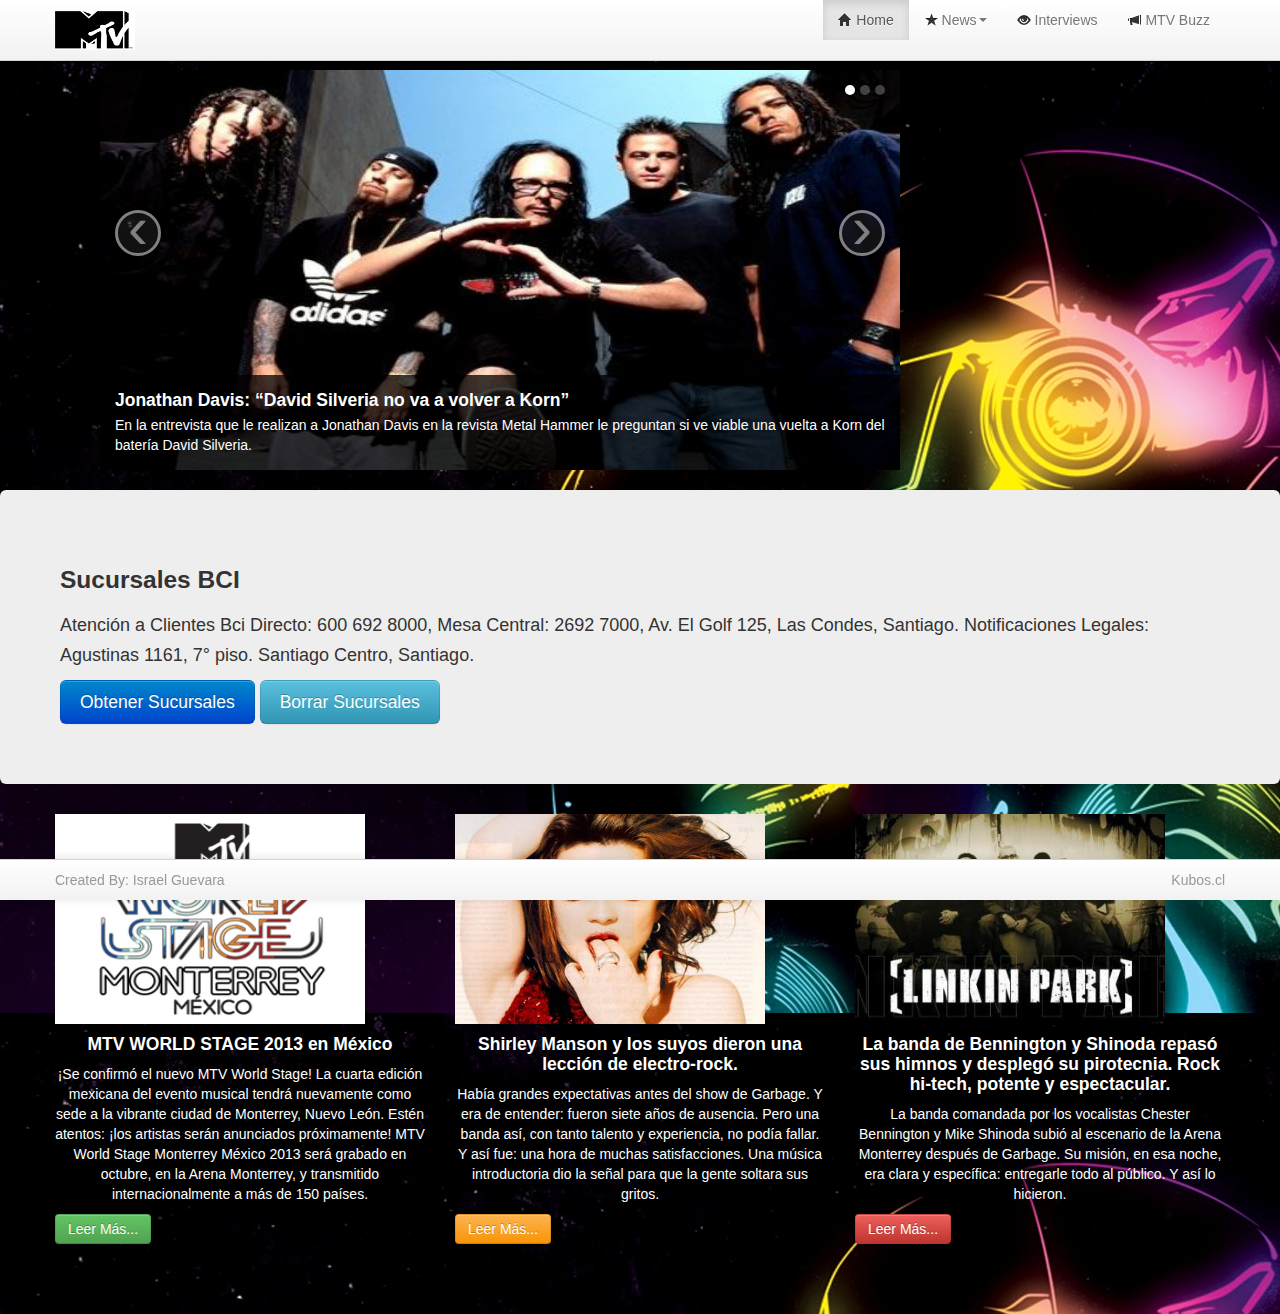
<file: index.html>
<!doctype html>
<html lang="es">
<head>
	<meta charset="UTF-8">
    <meta name="viewport" content="width=device-width, initial-scale=1.0">
	 <link rel="stylesheet" type="text/css" href="css/bootstrap.css">
   <link rel="stylesheet" type="text/css" href="css/bootstrap-responsive.css">
   <link rel="stylesheet" type="text/css" href="css/style.css">
   <link rel="stylesheet" media="screen and (min-width: 0px)" href="css/small.css">
   <link rel="stylesheet" media="screen and (min-width: 500px)" href="css/smalltablet.css">
   <link rel="stylesheet" media="screen and (min-width: 900px)" href="css/medium.css">
   <link rel="stylesheet" media="screen and (min-width: 1300px)" href="css/large.css">
   <script type="text/javascript">

   // JavaScript para Obtener Json con Sucursales

   function prueba(){

    var http = null;
  if(window.XMLHttpRequest)   
    http = new XMLHttpRequest();   
  else if(window.ActiveXObject)  
    http = new ActiveXObject("Microsoft.XMLHTTP");  
  else {
    alert("Su navegador no soporta los objetos XMLHTTPRequest...");   
    return;   
  }
    http.open("POST", "post.jsp", true);
    http.setRequestHeader("Content-type", "application/x-www-form-urlencoded");
    http.onreadystatechange = function() {
    if (http.readyState == 4 && http.status == 200) {
      var types = JSON.parse(http.responseText);
      for(i=0; i<types.length; i++) {
        document.getElementById('header'+i).innerHTML = types[i].sucursal.sucursal;
        document.getElementById('direccion'+i).innerHTML = types[i].sucursal.direccion;
        document.getElementById('comuna'+i).innerHTML = types[i].sucursal.comuna;
        document.getElementById('zona'+i).innerHTML = types[i].sucursal.zonaId;
      }
      document.getElementById('accordion2').style.display = "block";
        }
    }
    http.send(null);
   document.getElementById('loadingIndicator').style.display = "none";

   }

   function postOnClick()
{ 
  document.getElementById('loadingIndicator').style.display = "block";
  setTimeout(function(){prueba()}, 5000);

}


   // JavaScript Para Borrar Sucursales

   function hide_sucursales(){
  document.getElementById('accordion2').style.display = "none";
}

   // JavaScript para Carrusel

   $(document).ready(
    function(){
    $('.carousel').carousel({
      interval: 1000
    });
   });

   // JavaScript para el mata angustias



   </script>
	<title>Radio MTV: La Radio Online Que NO Estabas Esperando...</title>
</head>
<body background="img/daft.jpg" >

<div class="navbar navbar-fixed-top" id="header">
   
   <div class="navbar-inner">
      
      <div class="container">

         <a class="btn btn-navbar" data-toggle="collapse" data-target=".nav-collapse">
            
         <i class="icon-tasks"></i>

         </a>

         <a href="#" class="brand"><img src="img/mtvlogo.jpg" class="imagelogo" /></a>

         <div class="nav-collapse collapse">
            
           <ul class="nav pull-right">
              
              <li class="active"><a href="#"><i class="icon-home"></i> Home</a></li>
              <li class="dropdown">
                
              <a class="dropdown-toggle" data-toggle="dropdown" href="#"><i class="icon-star"></i> News<i class="caret"></i></a>

                 <ul class="dropdown-menu">
                   <li><a href="music.html">In Music</a></li>
                   <li><a href="#">Artists</a></li>
                   <li><a href="#">On Demand!</a></li>
                   <li><a href="#">Radio</a></li>
                 </ul>

              </li>
              <li><a href="interviews.html"><i class="icon-eye-open"></i> Interviews</a></li>
              <li><a href="mtvbuzz.html"><i class="icon-bullhorn"></i> MTV Buzz</a></li>

           </ul>

         </div>
         
      </div>

   </div>

</div>

<!--Carrusel -->

<div id="myCarousel" class="carousel slide">
  <ol class="carousel-indicators">
    <li data-target="#myCarousel" data-slide-to="0" class="active"></li>
    <li data-target="#myCarousel" data-slide-to="1"></li>
    <li data-target="#myCarousel" data-slide-to="2"></li>
  </ol>
  <!-- Carousel items -->
  <div class="carousel-inner">
    <div class="active item"><img src="img/korn.jpg" id="imagenCarrusel" class="imagecarousel" />
      <div class="carousel-caption">
          <h4>Jonathan Davis: “David Silveria no va a volver a Korn”</h4>
          <p>En la entrevista que le realizan a Jonathan Davis en la revista Metal Hammer le preguntan si ve viable una vuelta a Korn del batería David Silveria.</p>
        </div>
      </div>
    
    <div class="item"><img src="img/KylieMinogue.jpg" id="imagenCarrusel" class="imagecarousel" />
      <div class="carousel-caption">
          <h4>Kylie Minogue y Andrés Velencoso siguen juntos</h4>
          <p>Agarrados de la mano al salir del restaurante J Sheekey y muy sonrientes fueron fotografiados por los paparazzi que estaban esperando ansiosos la instantánea.</p>
        </div>
      </div>
         
    <div class="item"><img src="img/mtvemalogo.jpg" id="imagenCarrusel" class="imagecarousel" />
      <div class="carousel-caption">
          <h4>Conoce a los nominados a los MTV Europe Music Awards 2013</h4>
          <p>Y espéralo este 10 de noviembre en vivo desde Amsterdam!</p>
        </div>
      </div>
    </div>


  <!-- Carousel nav -->
  <a class="carousel-control left" href="#myCarousel" data-slide="prev">&lsaquo;</a>
  <a class="carousel-control right" href="#myCarousel" data-slide="next">&rsaquo;</a>
</div>
</div>

<!-- Hero Unit -->

<div class="hero-unit">
  
<div class="container"> 

  <h3>Sucursales BCI</h3>

  <p>Atención a Clientes Bci Directo: 600 692 8000, Mesa Central: 2692 7000, Av. El Golf 125, Las Condes, Santiago.
Notificaciones Legales: Agustinas 1161, 7° piso. Santiago Centro, Santiago.</p>

<a class="btn btn-large btn-primary" onclick="postOnClick()">Obtener Sucursales</a>

<img src="img/ajax-loader.gif" height="32" width="32" id="loadingIndicator" style="display:none" />

<div class="accordion" id="accordion2">
  <div class="accordion-group">
    <div class="accordion-heading">
      <a class="accordion-toggle" data-toggle="collapse" data-parent="#accordion2" href="#collapseOne">
        <h1><b id='header0' class="hcolor">...</b></h1>
      </a>
    </div>
    <div id="collapseOne" class="accordion-body collapse">
      <div class="accordion-inner">
        <p>Dirección: <b id='direccion0'></b></p>
        <p>Comuna: <b id='comuna0'></b></p>
        <p>Zona: <b id='zona0'></b></p>
      </div>
    </div>
  </div>
  <div class="accordion-group">
    <div class="accordion-heading">
      <a class="accordion-toggle" data-toggle="collapse" data-parent="#accordion2" href="#collapseTwo">
        <h1><b id='header1' class="hcolor">...</b></h1>
      </a>
    </div>
    <div id="collapseTwo" class="accordion-body collapse">
      <div class="accordion-inner">
       <p>Dirección: <b id='direccion1'></b></p>
       <p>comuna: <b id='comuna1'></b></p>
       <p>zona: <b id='zona1'></b></p>
      </div>
    </div>
  </div>
  <div class="accordion-group">
    <div class="accordion-heading">
      <a class="accordion-toggle" data-toggle="collapse" data-parent="#accordion2" href="#collapseThree">
        <h1><b id='header2' class="hcolor">...</b></h1>
      </a>
    </div>
    <div id="collapseThree" class="accordion-body collapse">
      <div class="accordion-inner">
       <p>Dirección: <b id='direccion2'></b></p>
       <p>Comuna: <b id='comuna2'></b></p>
       <p>Zona: <b id='zona2'></b></p>
      </div>
    </div>
  </div>
</div>

<a class="btn btn-large btn-info" onclick="hide_sucursales()" >Borrar Sucursales</a> 

</div>

</div>

</div>

</div>
    
<!-- Grids (Que Deben Ser Máximo 12)-->

<div class="container">
  
  <div class="row-fluid">
    
    <div class="span4">
      
      <img src="img/worldstage.jpg" class="image" />

      <h4 class="paragraph">MTV WORLD STAGE 2013 en México</h4>

      <p class="paragraph">¡Se confirmó el nuevo MTV World Stage! La cuarta edición mexicana del evento musical tendrá nuevamente como sede a la vibrante ciudad de Monterrey, Nuevo León. Estén atentos: ¡los artistas serán anunciados próximamente!

MTV World Stage Monterrey México 2013 será grabado en octubre, en la Arena Monterrey, y transmitido internacionalmente a más de 150 países.</p>

      <a class="btn btn-success" href="#mtvnews" role="button" data-toggle="modal">Leer Más...</a>

    </div>

    <div class="span4">

      <img src="img/shirley.jpg" class="image"/>
      
      <h4 class="paragraph">Shirley Manson y los suyos dieron una lección de electro-rock. </h4>

      <p class="paragraph">Había grandes expectativas antes del show de Garbage. Y era de entender: fueron siete años de ausencia. Pero una banda así, con tanto talento y experiencia, no podía fallar. Y así fue: una hora de muchas satisfacciones. Una música introductoria dio la señal para que la gente soltara sus gritos.</p>

       <a href="#" class="btn btn-warning">Leer Más...</a>  

    </div>

    <div class="span4">

      <img src="img/linkinpark.jpg" class="image" />
      
      <h4 class="paragraph">La banda de Bennington y Shinoda repasó sus himnos y desplegó su pirotecnia. Rock hi-tech, potente y espectacular.</h4>

      <p class="paragraph">La banda comandada por los vocalistas Chester Bennington y Mike Shinoda subió al escenario de la Arena Monterrey después de Garbage. Su misión, en esa noche, era clara y específica: entregarle todo al público. Y así lo hicieron.</p>

       <a href="#" class="btn btn-danger">Leer Más...</a>  

    </div>

  </div>

</div>

<!-- Sticky Footer -->

<div class="sticky-footer">

<div class="navbar navbar-fixed-bottom" id="footer">
  
  <div class="navbar-inner">

    <div class="container footer-margin-top">
      
    <p class="muted pull-left">Created By: Israel Guevara</p>
    <p class="muted pull-right">Kubos.cl</p>

    </div>
    
  </div>
  
</div>

</div>

<!-- Modals -->

<div id="mtvnews" class="modal hide fade">
  
  <div class="modal-header">
    
    <h3>Adquiere Tus Entradas</h3>

  </div><div class="modal-body">
    
    <table class="table table-striped">
      <thead>
        <tr>
          <td>Precio</td>
          <td>Fila</td>
          <td>Forma de Pago</td>
        </tr>
      </thead>

      <tbody>
        <tr>
          <td>Visa</td>
          <td>Master Card</td>
          <td>American Express</td>
        </tr>
        <tr>
          <td>Gradas</td>
          <td>Patio</td>
          <td>Balcón</td>
        </tr>
        <tr>
          <td>Facebook</td>
          <td>Twitter</td>
          <td>Correo</td>
        </tr>
        <tr>
          <td>Empresa</td>
          <td>Profesión</td>
          <td>Edad</td>
        </tr>
      </tbody>
    </table>

  </div>

<div class="modal-footer">
  
  <button class="btn" data-dismiss="modal">Cerrar</button>

</div>

</div>

<script src="//ajax.googleapis.com/ajax/libs/jquery/1.10.2/jquery.min.js"></script>
<script src="js/bootstrap.js"></script>
<script>hide_sucursales();</script>


</body>
</html>
</file>
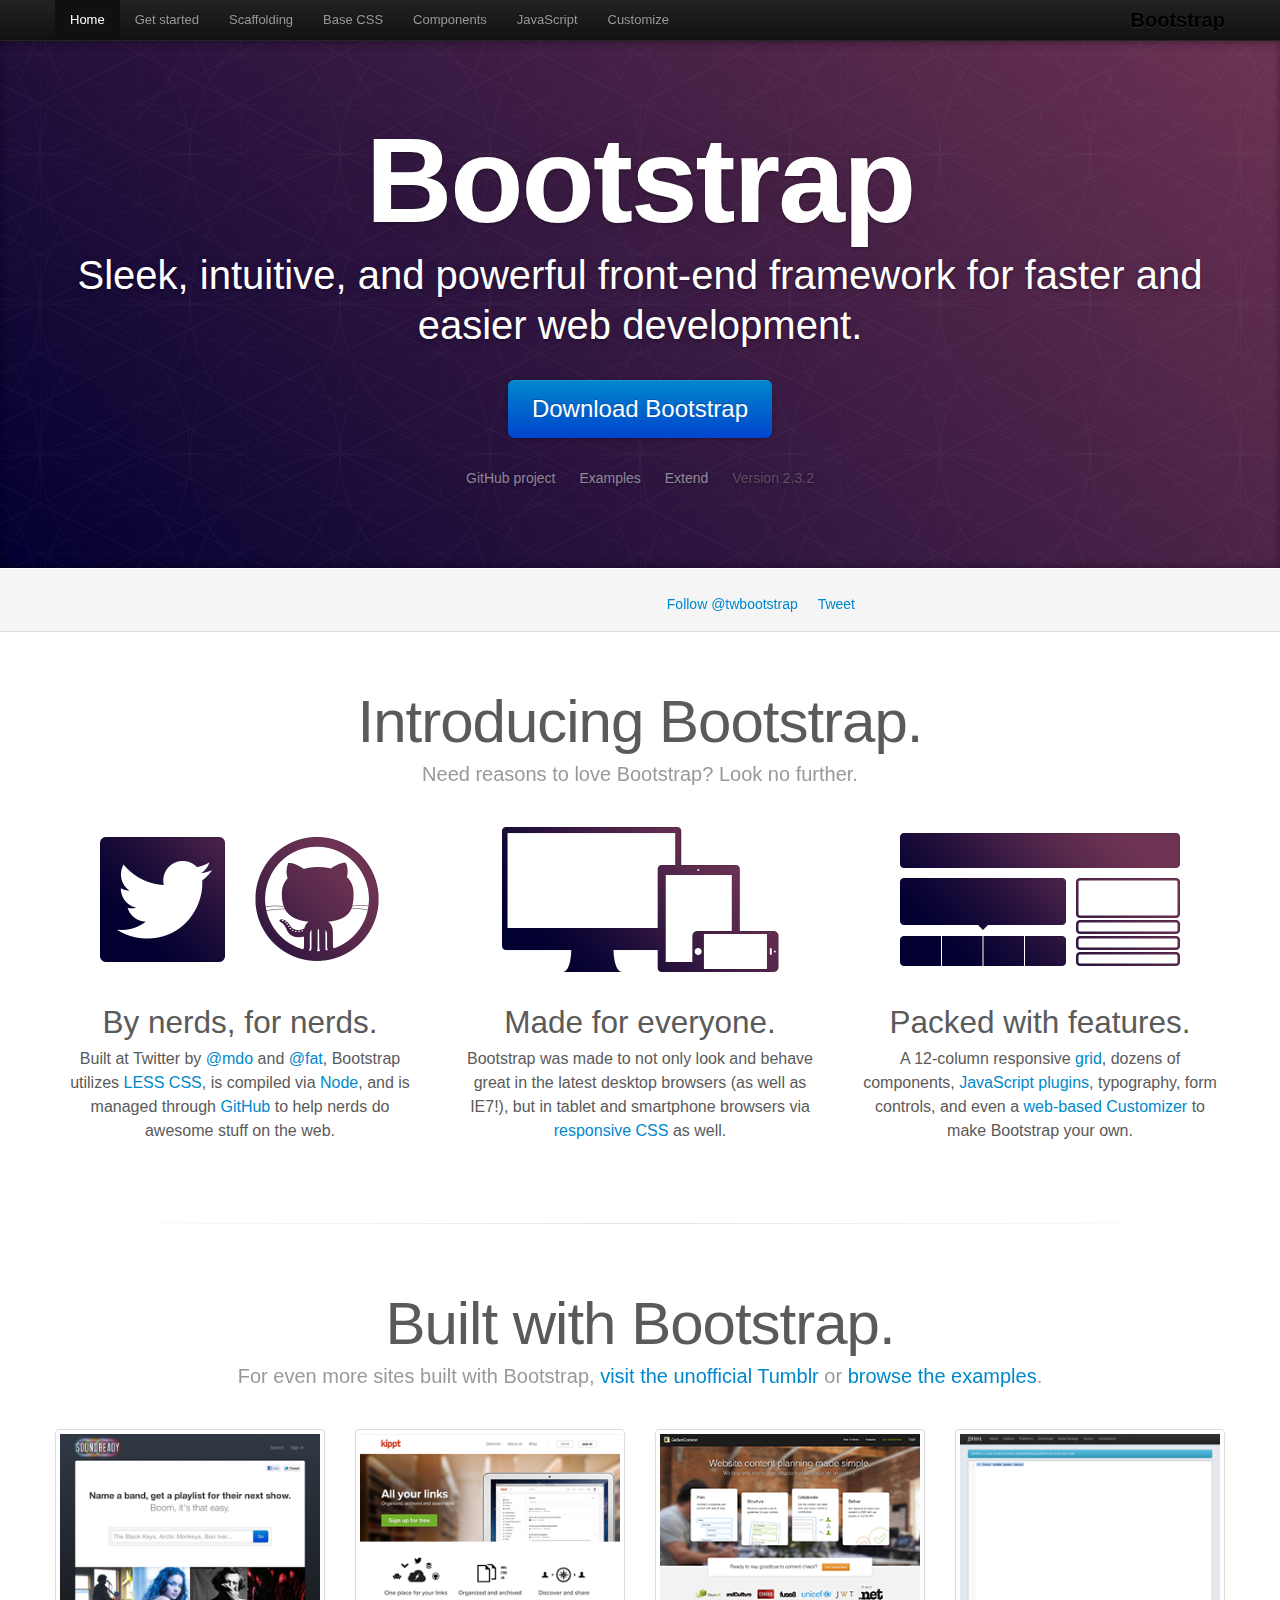
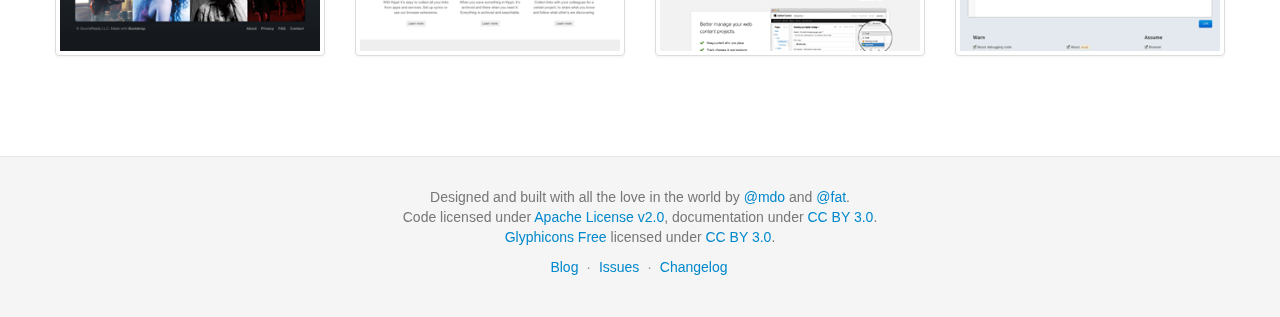
<file: carrusel/docs/index.html>
<!DOCTYPE html>
<html lang="en">
  <head>
    <meta charset="utf-8">
    <title>Bootstrap</title>
    <meta name="viewport" content="width=device-width, initial-scale=1.0">
    <meta name="description" content="">
    <meta name="author" content="">

    <!-- Le styles -->
    <link href="assets/css/bootstrap.css" rel="stylesheet">
    <link href="assets/css/bootstrap-responsive.css" rel="stylesheet">
    <link href="assets/css/docs.css" rel="stylesheet">
    <link href="assets/js/google-code-prettify/prettify.css" rel="stylesheet">

    <!-- Le HTML5 shim, for IE6-8 support of HTML5 elements -->
    <!--[if lt IE 9]>
      <script src="assets/js/html5shiv.js"></script>
    <![endif]-->

    <!-- Le fav and touch icons -->
    <link rel="apple-touch-icon-precomposed" sizes="144x144" href="assets/ico/apple-touch-icon-144-precomposed.png">
    <link rel="apple-touch-icon-precomposed" sizes="114x114" href="assets/ico/apple-touch-icon-114-precomposed.png">
      <link rel="apple-touch-icon-precomposed" sizes="72x72" href="assets/ico/apple-touch-icon-72-precomposed.png">
                    <link rel="apple-touch-icon-precomposed" href="assets/ico/apple-touch-icon-57-precomposed.png">
                                   <link rel="shortcut icon" href="assets/ico/favicon.png">

    <script type="text/javascript">
      var _gaq = _gaq || [];
      _gaq.push(['_setAccount', 'UA-146052-10']);
      _gaq.push(['_trackPageview']);
      (function() {
        var ga = document.createElement('script'); ga.type = 'text/javascript'; ga.async = true;
        ga.src = ('https:' == document.location.protocol ? 'https://ssl' : 'http://www') + '.google-analytics.com/ga.js';
        var s = document.getElementsByTagName('script')[0]; s.parentNode.insertBefore(ga, s);
      })();
    </script>
  </head>

  <body data-spy="scroll" data-target=".bs-docs-sidebar">

    <!-- Navbar
    ================================================== -->
    <div class="navbar navbar-inverse navbar-fixed-top">
      <div class="navbar-inner">
        <div class="container">
          <button type="button" class="btn btn-navbar" data-toggle="collapse" data-target=".nav-collapse">
            <span class="icon-bar"></span>
            <span class="icon-bar"></span>
            <span class="icon-bar"></span>
          </button>
          <a class="brand" href="./index.html">Bootstrap</a>
          <div class="nav-collapse collapse">
            <ul class="nav">
              <li class="active">
                <a href="./index.html">Home</a>
              </li>
              <li class="">
                <a href="./getting-started.html">Get started</a>
              </li>
              <li class="">
                <a href="./scaffolding.html">Scaffolding</a>
              </li>
              <li class="">
                <a href="./base-css.html">Base CSS</a>
              </li>
              <li class="">
                <a href="./components.html">Components</a>
              </li>
              <li class="">
                <a href="./javascript.html">JavaScript</a>
              </li>
              <li class="">
                <a href="./customize.html">Customize</a>
              </li>
            </ul>
          </div>
        </div>
      </div>
    </div>

<div class="jumbotron masthead">
  <div class="container">
    <h1>Bootstrap</h1>
    <p>Sleek, intuitive, and powerful front-end framework for faster and easier web development.</p>
    <p>
      <a href="assets/bootstrap.zip" class="btn btn-primary btn-large" onclick="_gaq.push(['_trackEvent', 'Jumbotron actions', 'Download', 'Download 2.3.2']);">Download Bootstrap</a>
    </p>
    <ul class="masthead-links">
      <li>
        <a href="http://github.com/twitter/bootstrap" onclick="_gaq.push(['_trackEvent', 'Jumbotron actions', 'Jumbotron links', 'GitHub project']);">GitHub project</a>
      </li>
      <li>
        <a href="./getting-started.html#examples" onclick="_gaq.push(['_trackEvent', 'Jumbotron actions', 'Jumbotron links', 'Examples']);">Examples</a>
      </li>
      <li>
        <a href="./extend.html" onclick="_gaq.push(['_trackEvent', 'Jumbotron actions', 'Jumbotron links', 'Extend']);">Extend</a>
      </li>
      <li>
        Version 2.3.2
      </li>
    </ul>
  </div>
</div>

<div class="bs-docs-social">
  <div class="container">
    <ul class="bs-docs-social-buttons">
      <li>
        <iframe class="github-btn" src="http://ghbtns.com/github-btn.html?user=twbs&repo=bootstrap&type=watch&count=true" allowtransparency="true" frameborder="0" scrolling="0" width="100px" height="20px"></iframe>
      </li>
      <li>
        <iframe class="github-btn" src="http://ghbtns.com/github-btn.html?user=twbs&repo=bootstrap&type=fork&count=true" allowtransparency="true" frameborder="0" scrolling="0" width="102px" height="20px"></iframe>
      </li>
      <li class="follow-btn">
        <a href="https://twitter.com/twbootstrap" class="twitter-follow-button" data-link-color="#0069D6" data-show-count="true">Follow @twbootstrap</a>
      </li>
      <li class="tweet-btn">
        <a href="https://twitter.com/share" class="twitter-share-button" data-url="http://twbs.github.com/bootstrap/" data-count="horizontal" data-via="twbootstrap" data-related="mdo:Creator of Twitter Bootstrap">Tweet</a>
      </li>
    </ul>
  </div>
</div>

<div class="container">

  <div class="marketing">

    <h1>Introducing Bootstrap.</h1>
    <p class="marketing-byline">Need reasons to love Bootstrap? Look no further.</p>

    <div class="row-fluid">
      <div class="span4">
        <img class="marketing-img" src="assets/img/bs-docs-twitter-github.png">
        <h2>By nerds, for nerds.</h2>
        <p>Built at Twitter by <a href="http://twitter.com/mdo">@mdo</a> and <a href="http://twitter.com/fat">@fat</a>, Bootstrap utilizes <a href="http://lesscss.org">LESS CSS</a>, is compiled via <a href="http://nodejs.org">Node</a>, and is managed through <a href="http://github.com">GitHub</a> to help nerds do awesome stuff on the web.</p>
      </div>
      <div class="span4">
        <img class="marketing-img" src="assets/img/bs-docs-responsive-illustrations.png">
        <h2>Made for everyone.</h2>
        <p>Bootstrap was made to not only look and behave great in the latest desktop browsers (as well as IE7!), but in tablet and smartphone browsers via <a href="./scaffolding.html#responsive">responsive CSS</a> as well.</p>
      </div>
      <div class="span4">
        <img class="marketing-img" src="assets/img/bs-docs-bootstrap-features.png">
        <h2>Packed with features.</h2>
        <p>A 12-column responsive <a href="./scaffolding.html#gridSystem">grid</a>, dozens of components, <a href="./javascript.html">JavaScript plugins</a>, typography, form controls, and even a <a href="./customize.html">web-based Customizer</a> to make Bootstrap your own.</p>
      </div>
    </div>

    <hr class="soften">

    <h1>Built with Bootstrap.</h1>
    <p class="marketing-byline">For even more sites built with Bootstrap, <a href="http://builtwithbootstrap.tumblr.com/" target="_blank">visit the unofficial Tumblr</a> or <a href="./getting-started.html#examples">browse the examples</a>.</p>
    <div class="row-fluid">
      <ul class="thumbnails example-sites">
        <li class="span3">
          <a class="thumbnail" href="http://soundready.fm/" target="_blank">
            <img src="assets/img/example-sites/soundready.png" alt="SoundReady.fm">
          </a>
        </li>
        <li class="span3">
          <a class="thumbnail" href="http://kippt.com/" target="_blank">
            <img src="assets/img/example-sites/kippt.png" alt="Kippt">
          </a>
        </li>
        <li class="span3">
          <a class="thumbnail" href="http://www.gathercontent.com/" target="_blank">
            <img src="assets/img/example-sites/gathercontent.png" alt="Gather Content">
          </a>
        </li>
        <li class="span3">
          <a class="thumbnail" href="http://www.jshint.com/" target="_blank">
            <img src="assets/img/example-sites/jshint.png" alt="JS Hint">
          </a>
        </li>
      </ul>
     </div>

  </div>

</div>



    <!-- Footer
    ================================================== -->
    <footer class="footer">
      <div class="container">
        <p>Designed and built with all the love in the world by <a href="http://twitter.com/mdo" target="_blank">@mdo</a> and <a href="http://twitter.com/fat" target="_blank">@fat</a>.</p>
        <p>Code licensed under <a href="http://www.apache.org/licenses/LICENSE-2.0" target="_blank">Apache License v2.0</a>, documentation under <a href="http://creativecommons.org/licenses/by/3.0/">CC BY 3.0</a>.</p>
        <p><a href="http://glyphicons.com">Glyphicons Free</a> licensed under <a href="http://creativecommons.org/licenses/by/3.0/">CC BY 3.0</a>.</p>
        <ul class="footer-links">
          <li><a href="http://blog.getbootstrap.com">Blog</a></li>
          <li class="muted">&middot;</li>
          <li><a href="https://github.com/twbs/bootstrap/issues?state=open">Issues</a></li>
          <li class="muted">&middot;</li>
          <li><a href="https://github.com/twbs/bootstrap/releases">Changelog</a></li>
        </ul>
      </div>
    </footer>



    <!-- Le javascript
    ================================================== -->
    <!-- Placed at the end of the document so the pages load faster -->
    <script type="text/javascript" src="http://platform.twitter.com/widgets.js"></script>
    <script src="assets/js/jquery.js"></script>
    <script src="assets/js/bootstrap-transition.js"></script>
    <script src="assets/js/bootstrap-alert.js"></script>
    <script src="assets/js/bootstrap-modal.js"></script>
    <script src="assets/js/bootstrap-dropdown.js"></script>
    <script src="assets/js/bootstrap-scrollspy.js"></script>
    <script src="assets/js/bootstrap-tab.js"></script>
    <script src="assets/js/bootstrap-tooltip.js"></script>
    <script src="assets/js/bootstrap-popover.js"></script>
    <script src="assets/js/bootstrap-button.js"></script>
    <script src="assets/js/bootstrap-collapse.js"></script>
    <script src="assets/js/bootstrap-carousel.js"></script>
    <script src="assets/js/bootstrap-typeahead.js"></script>
    <script src="assets/js/bootstrap-affix.js"></script>

    <script src="assets/js/holder/holder.js"></script>
    <script src="assets/js/google-code-prettify/prettify.js"></script>

    <script src="assets/js/application.js"></script>


    <!-- Analytics
    ================================================== -->
    <script>
      var _gauges = _gauges || [];
      (function() {
        var t   = document.createElement('script');
        t.type  = 'text/javascript';
        t.async = true;
        t.id    = 'gauges-tracker';
        t.setAttribute('data-site-id', '4f0dc9fef5a1f55508000013');
        t.src = '//secure.gaug.es/track.js';
        var s = document.getElementsByTagName('script')[0];
        s.parentNode.insertBefore(t, s);
      })();
    </script>

  </body>
</html>
</file>
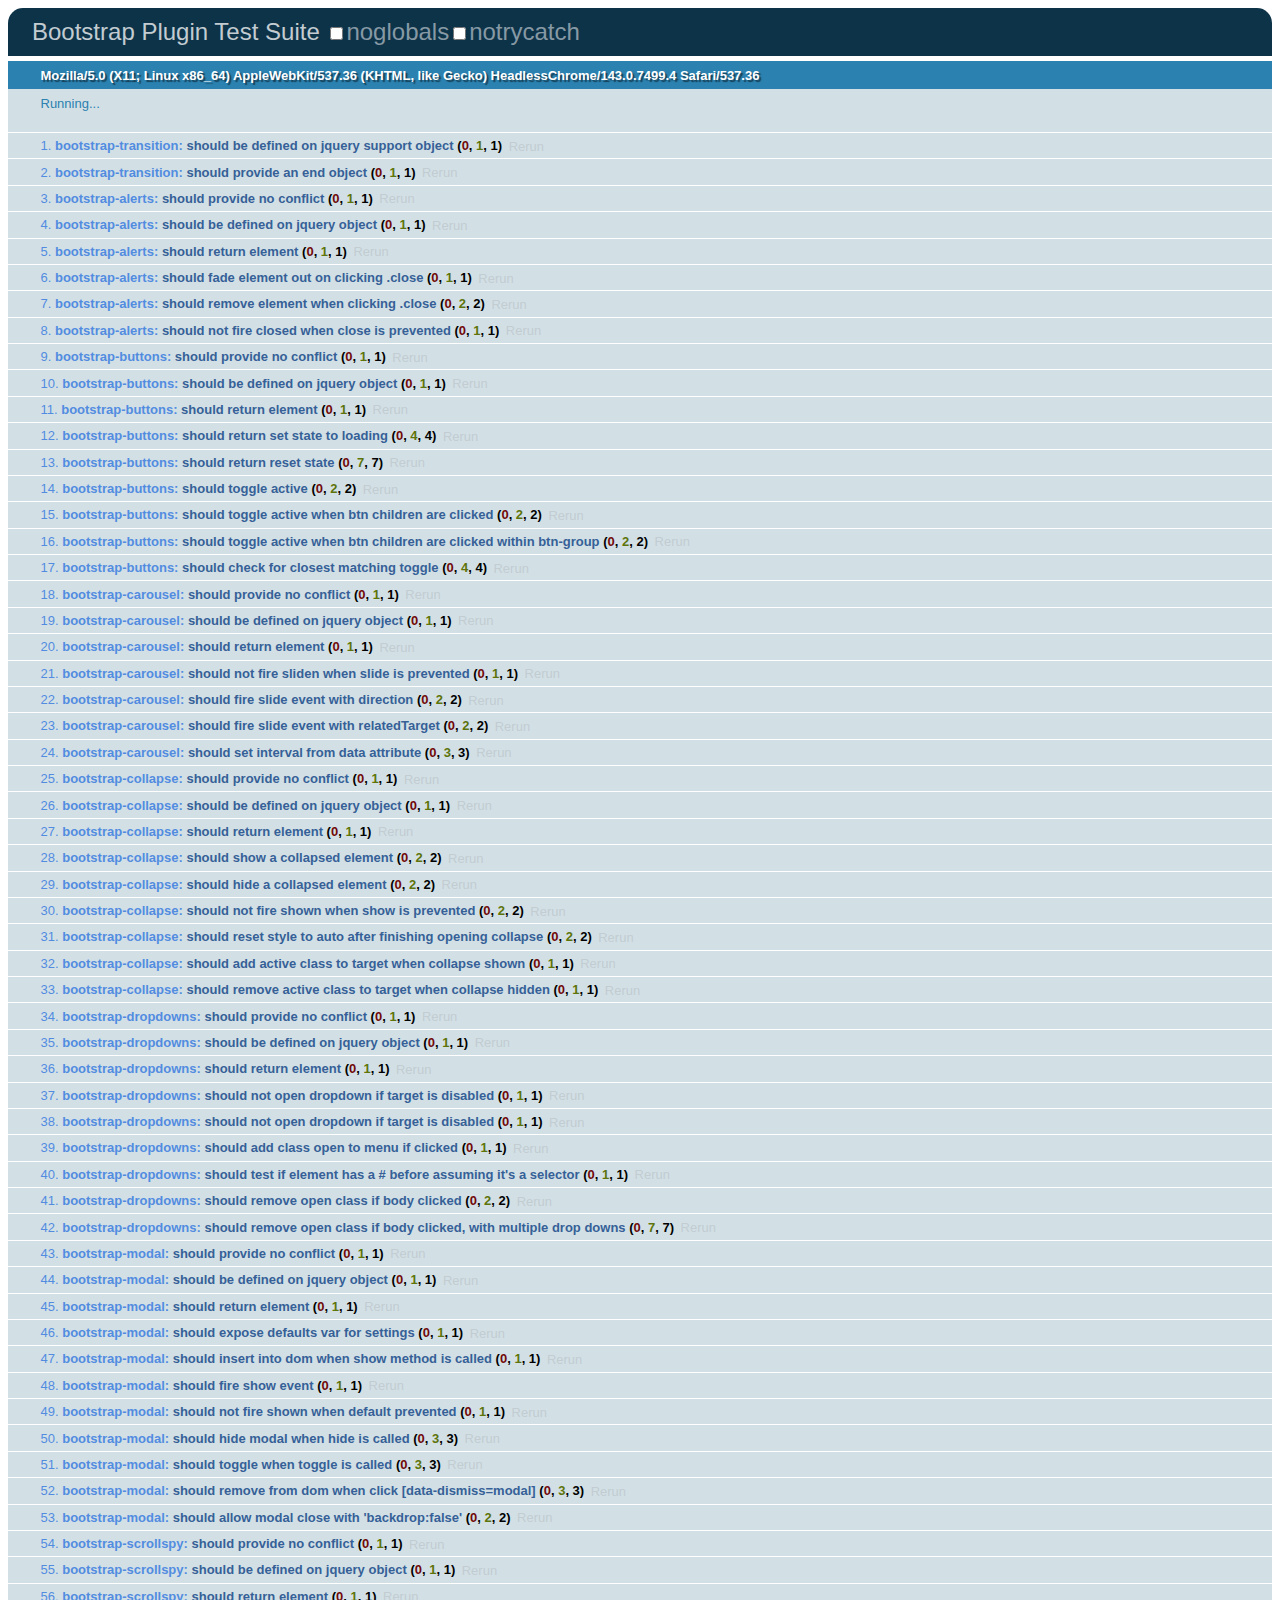
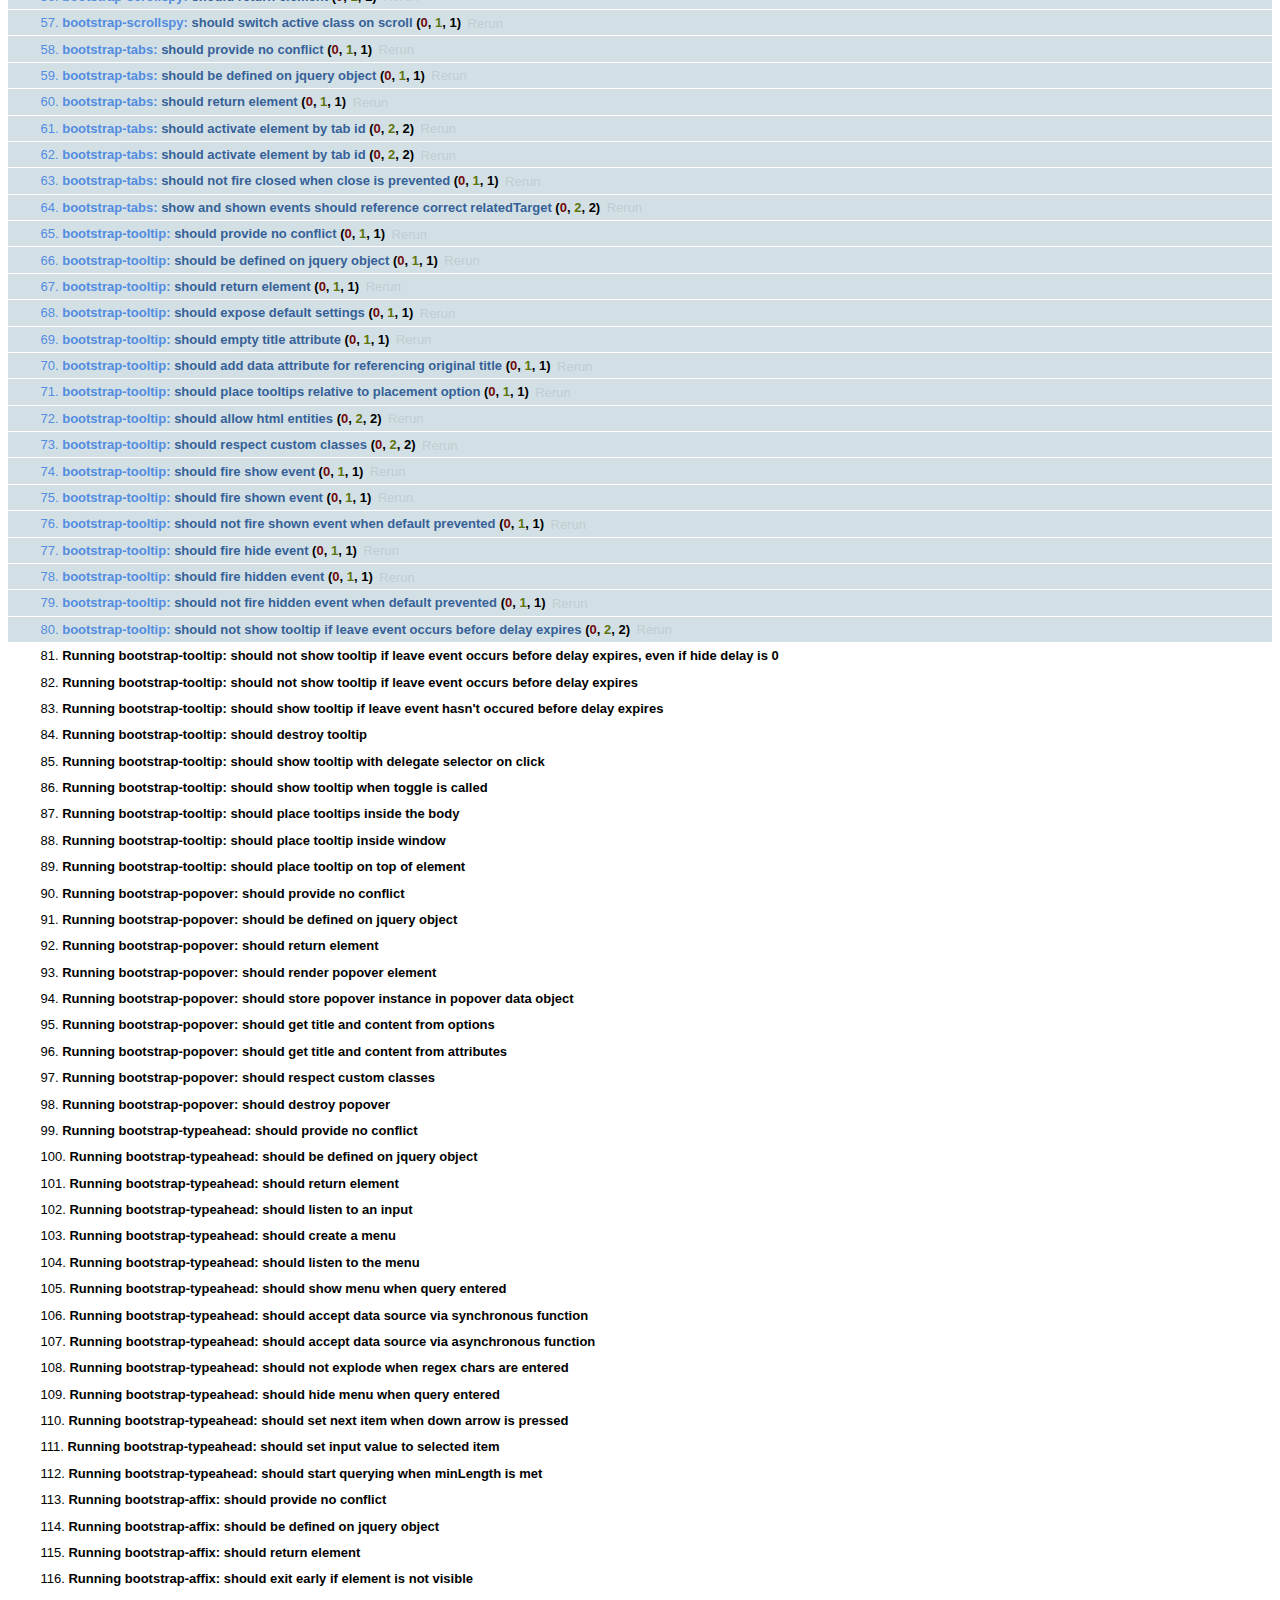
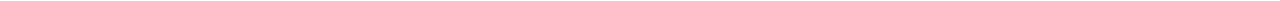
<file: carrusel/js/tests/index.html>
<!DOCTYPE HTML>
<html>
<head>
  <title>Bootstrap Plugin Test Suite</title>

  <!-- jquery -->
  <!--<script src="http://code.jquery.com/jquery-1.7.min.js"></script>-->
  <script src="vendor/jquery.js"></script>

  <!-- qunit -->
  <link rel="stylesheet" href="vendor/qunit.css" type="text/css" media="screen" />
  <script src="vendor/qunit.js"></script>

  <!-- phantomjs logging script-->
  <script src="unit/bootstrap-phantom.js"></script>

  <!--  plugin sources -->
  <script src="../../js/bootstrap-transition.js"></script>
  <script src="../../js/bootstrap-alert.js"></script>
  <script src="../../js/bootstrap-button.js"></script>
  <script src="../../js/bootstrap-carousel.js"></script>
  <script src="../../js/bootstrap-collapse.js"></script>
  <script src="../../js/bootstrap-dropdown.js"></script>
  <script src="../../js/bootstrap-modal.js"></script>
  <script src="../../js/bootstrap-scrollspy.js"></script>
  <script src="../../js/bootstrap-tab.js"></script>
  <script src="../../js/bootstrap-tooltip.js"></script>
  <script src="../../js/bootstrap-popover.js"></script>
  <script src="../../js/bootstrap-typeahead.js"></script>
  <script src="../../js/bootstrap-affix.js"></script>

  <!-- unit tests -->
  <script src="unit/bootstrap-transition.js"></script>
  <script src="unit/bootstrap-alert.js"></script>
  <script src="unit/bootstrap-button.js"></script>
  <script src="unit/bootstrap-carousel.js"></script>
  <script src="unit/bootstrap-collapse.js"></script>
  <script src="unit/bootstrap-dropdown.js"></script>
  <script src="unit/bootstrap-modal.js"></script>
  <script src="unit/bootstrap-scrollspy.js"></script>
  <script src="unit/bootstrap-tab.js"></script>
  <script src="unit/bootstrap-tooltip.js"></script>
  <script src="unit/bootstrap-popover.js"></script>
  <script src="unit/bootstrap-typeahead.js"></script>
  <script src="unit/bootstrap-affix.js"></script>
</head>
<body>
  <div>
    <h1 id="qunit-header">Bootstrap Plugin Test Suite</h1>
    <h2 id="qunit-banner"></h2>
    <h2 id="qunit-userAgent"></h2>
    <ol id="qunit-tests"></ol>
    <div id="qunit-fixture"></div>
  </div>
</body>
</html>
</file>
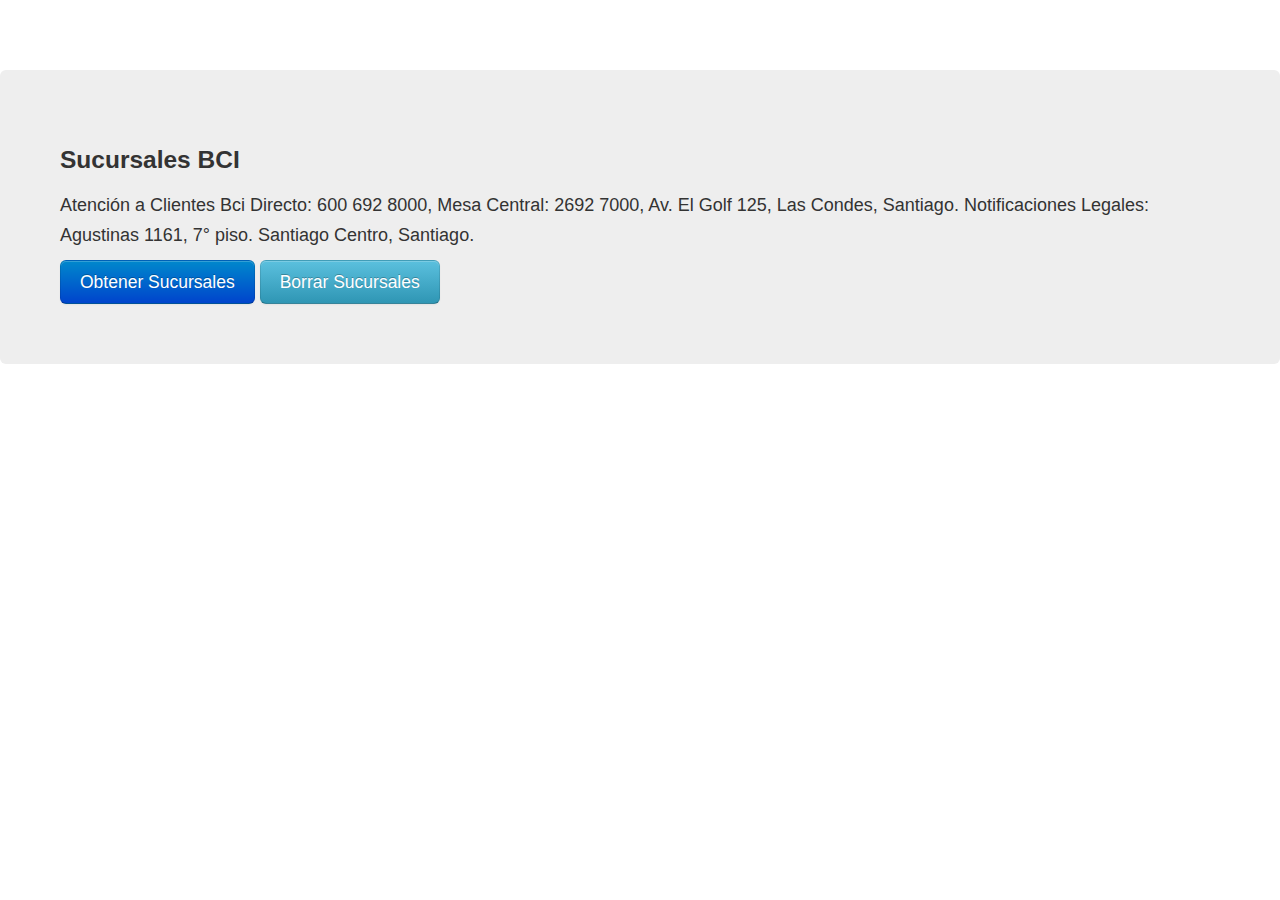
<file: index2.html>
<!doctype html>
<html lang="es">
<head>
	<meta charset="UTF-8">
    <meta name="viewport" content="width=device-width, initial-scale=1.0">
	 <link rel="stylesheet" type="text/css" href="css/bootstrap.css">
   <link rel="stylesheet" type="text/css" href="css/bootstrap-responsive.css">
   <link rel="stylesheet" type="text/css" href="css/style.css">
   <link rel="stylesheet" media="screen and (min-width: 0px)" href="css/small.css">
   <link rel="stylesheet" media="screen and (min-width: 500px)" href="css/smalltablet.css">
   <link rel="stylesheet" media="screen and (min-width: 900px)" href="css/medium.css">
   <link rel="stylesheet" media="screen and (min-width: 1300px)" href="css/large.css">
   <script type="text/javascript">

   // JavaScript para Obtener Json con Sucursales

   function prueba(){

    var http = null;
  if(window.XMLHttpRequest)   
    http = new XMLHttpRequest();   
  else if(window.ActiveXObject)  
    http = new ActiveXObject("Microsoft.XMLHTTP");  
  else {
    alert("Su navegador no soporta los objetos XMLHTTPRequest...");   
    return;   
  }
    http.open("POST", "post.jsp", true);
    http.setRequestHeader("Content-type", "application/x-www-form-urlencoded");
    http.onreadystatechange = function() {
    if (http.readyState == 4 && http.status == 200) {
      var types = JSON.parse(http.responseText);
      for(i=0; i<types.length; i++) {
        document.getElementById('header'+i).innerHTML = types[i].sucursal.sucursal;
        document.getElementById('direccion'+i).innerHTML = types[i].sucursal.direccion;
        document.getElementById('comuna'+i).innerHTML = types[i].sucursal.comuna;
        document.getElementById('zona'+i).innerHTML = types[i].sucursal.zonaId;
      }
      document.getElementById('accordion2').style.display = "block";
        }
    }
    http.send(null);
   document.getElementById('loadingIndicator').style.display = "none";

   }

   function postOnClick()
{ 
  document.getElementById('loadingIndicator').style.display = "block";
  setTimeout(function(){prueba()}, 5000);

}


   // JavaScript Para Borrar Sucursales

   function hide_sucursales(){
  document.getElementById('accordion2').style.display = "none";
}

   </script>

   <title>Radio MTV: La Radio Online Que NO Estabas Esperando...</title>
</head>

<!-- Hero Unit -->

<div class="hero-unit">
  
<div class="container"> 

  <h3>Sucursales BCI</h3>

  <p>Atención a Clientes Bci Directo: 600 692 8000, Mesa Central: 2692 7000, Av. El Golf 125, Las Condes, Santiago.
Notificaciones Legales: Agustinas 1161, 7° piso. Santiago Centro, Santiago.</p>

<a class="btn btn-large btn-primary" onclick="postOnClick()">Obtener Sucursales</a>

<img src="img/ajax-loader.gif" height="32" width="32" id="loadingIndicator" style="display:none" />

<div class="accordion" id="accordion2">
  <div class="accordion-group">
    <div class="accordion-heading">
      <a class="accordion-toggle" data-toggle="collapse" data-parent="#accordion2" href="#collapseOne">
        <h1><b id='header0' class="hcolor">...</b></h1>
      </a>
    </div>
    <div id="collapseOne" class="accordion-body collapse">
      <div class="accordion-inner">
        <p>Dirección: <b id='direccion0'></b></p>
        <p>Comuna: <b id='comuna0'></b></p>
        <p>Zona: <b id='zona0'></b></p>
      </div>
    </div>
  </div>
  <div class="accordion-group">
    <div class="accordion-heading">
      <a class="accordion-toggle" data-toggle="collapse" data-parent="#accordion2" href="#collapseTwo">
        <h1><b id='header1' class="hcolor">...</b></h1>
      </a>
    </div>
    <div id="collapseTwo" class="accordion-body collapse">
      <div class="accordion-inner">
       <p>Dirección: <b id='direccion1'></b></p>
       <p>comuna: <b id='comuna1'></b></p>
       <p>zona: <b id='zona1'></b></p>
      </div>
    </div>
  </div>
  <div class="accordion-group">
    <div class="accordion-heading">
      <a class="accordion-toggle" data-toggle="collapse" data-parent="#accordion2" href="#collapseThree">
        <h1><b id='header2' class="hcolor">...</b></h1>
      </a>
    </div>
    <div id="collapseThree" class="accordion-body collapse">
      <div class="accordion-inner">
       <p>Dirección: <b id='direccion2'></b></p>
       <p>Comuna: <b id='comuna2'></b></p>
       <p>Zona: <b id='zona2'></b></p>
      </div>
    </div>
  </div>
</div>

<a class="btn btn-large btn-info" onclick="hide_sucursales()" >Borrar Sucursales</a> 

</div>

</div>

</div>

</div>

<script src="//ajax.googleapis.com/ajax/libs/jquery/1.10.2/jquery.min.js"></script>
<script src="js/bootstrap.js"></script>
<script>hide_sucursales();</script>


</body>
</html>
</file>
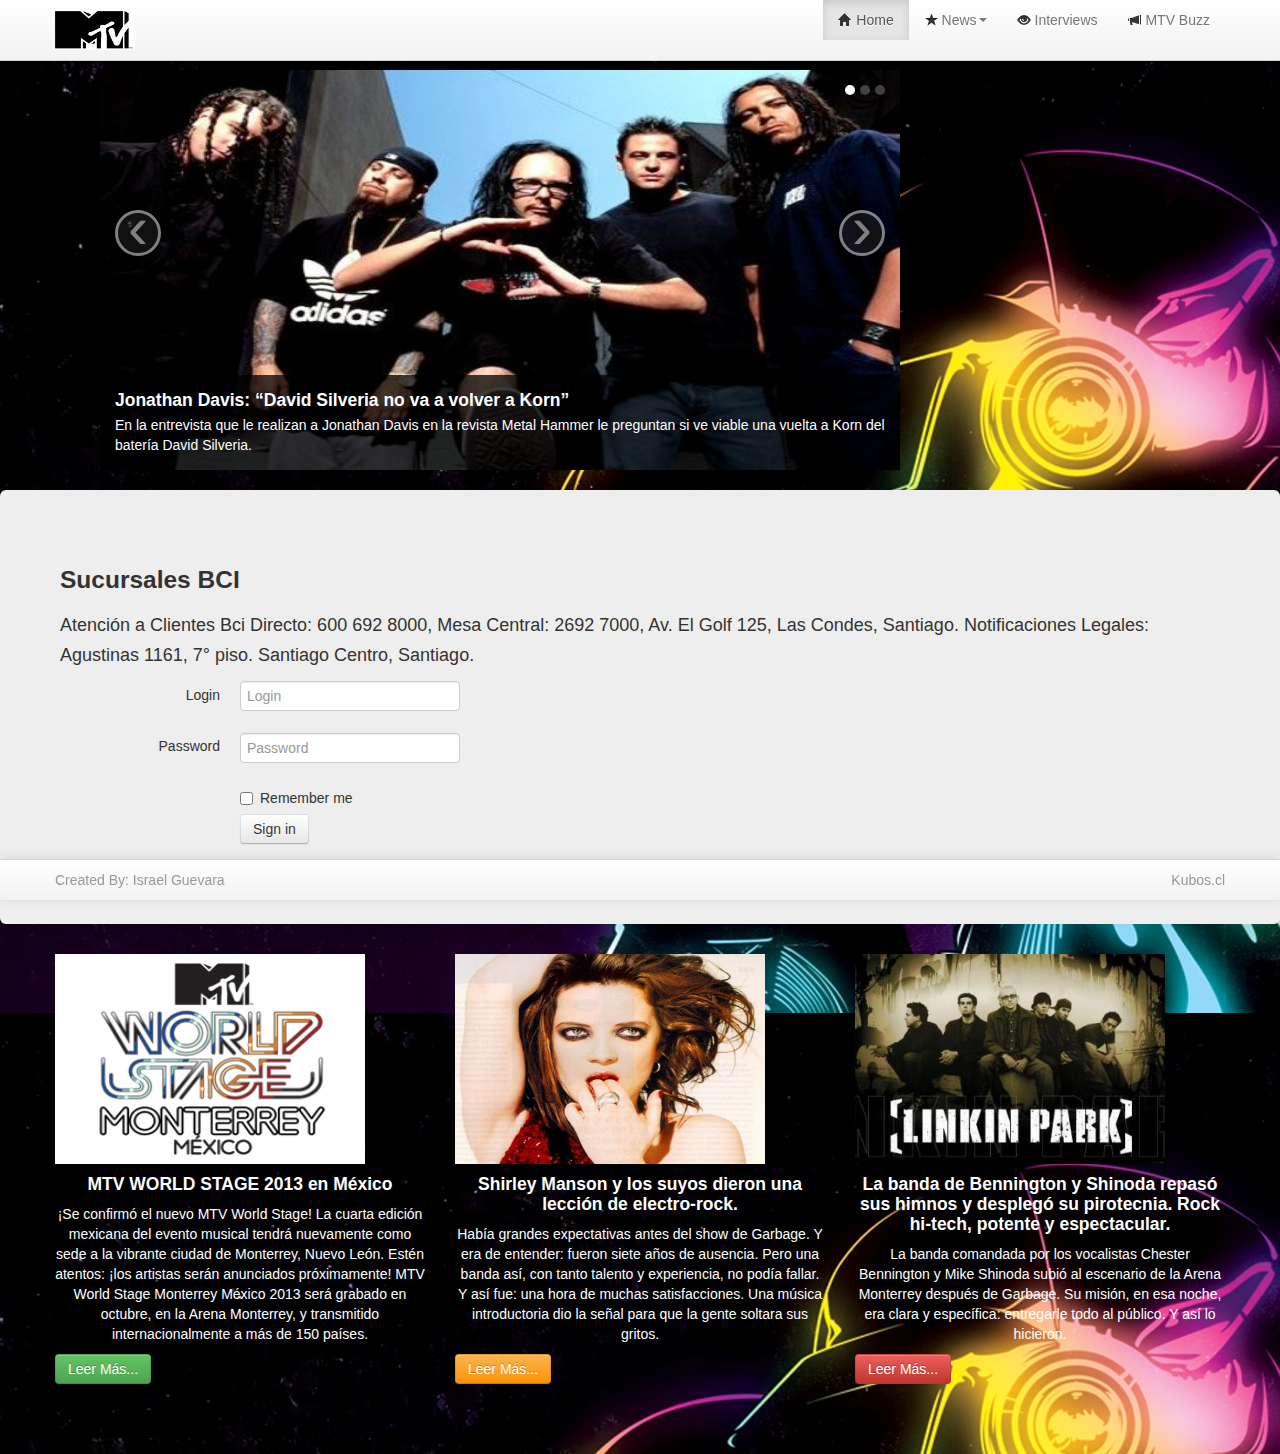
<file: indexv.html>
<!doctype html>
<html lang="es">
<head>
	<meta charset="UTF-8">
    <meta name="viewport" content="width=device-width, initial-scale=1.0">
	 <link rel="stylesheet" type="text/css" href="css/bootstrap.css">
   <link rel="stylesheet" type="text/css" href="css/bootstrap-responsive.css">
   <link rel="stylesheet" type="text/css" href="css/style.css">
   <link rel="stylesheet" media="screen and (min-width: 0px)" href="css/small.css">
   <link rel="stylesheet" media="screen and (min-width: 500px)" href="css/smalltablet.css">
   <link rel="stylesheet" media="screen and (min-width: 900px)" href="css/medium.css">
   <link rel="stylesheet" media="screen and (min-width: 1300px)" href="css/large.css">
   <script type="text/javascript">

   // JavaScript para Obtener Json con Sucursales

   function prueba(){

    var http = null;
  if(window.XMLHttpRequest)   
    http = new XMLHttpRequest();   
  else if(window.ActiveXObject)  
    http = new ActiveXObject("Microsoft.XMLHTTP");  
  else {
    alert("Su navegador no soporta los objetos XMLHTTPRequest...");   
    return;   
  }
    http.open("POST", "http://161.131.232.197:9111/svcRest/sesionws", true);
    http.setRequestHeader("Content-type", "application/x-www-form-urlencoded");
    http.onreadystatechange = function() {
    if (http.readyState == 4 && http.status == 200) {
      var types = JSON.parse(http.responseText);
      for(i=0; i<types.length; i++) {
        document.getElementById('inputLogin').value;
        document.getElementById('inputPassword').value;
      }
    }
  }

   function postOnClick()
{ 
  document.getElementById('loadingIndicator').style.display = "block";
  setTimeout(function(){prueba()}, 5000);

}

   // JavaScript para Carrusel

   $(document).ready(
    function(){
    $('.carousel').carousel({
      interval: 1000
    });
   });

   // JavaScript para el mata angustias



   </script>
	<title>Radio MTV: La Radio Online Que NO Estabas Esperando...</title>
</head>
<body background="img/daft.jpg" >

<div class="navbar navbar-fixed-top" id="header">
   
   <div class="navbar-inner">
      
      <div class="container">

         <a class="btn btn-navbar" data-toggle="collapse" data-target=".nav-collapse">
            
         <i class="icon-tasks"></i>

         </a>

         <a href="#" class="brand"><img src="img/mtvlogo.jpg" class="imagelogo" /></a>

         <div class="nav-collapse collapse">
            
           <ul class="nav pull-right">
              
              <li class="active"><a href="#"><i class="icon-home"></i> Home</a></li>
              <li class="dropdown">
                
              <a class="dropdown-toggle" data-toggle="dropdown" href="#"><i class="icon-star"></i> News<i class="caret"></i></a>

                 <ul class="dropdown-menu">
                   <li><a href="music.html">In Music</a></li>
                   <li><a href="#">Artists</a></li>
                   <li><a href="#">On Demand!</a></li>
                   <li><a href="#">Radio</a></li>
                 </ul>

              </li>
              <li><a href="interviews.html"><i class="icon-eye-open"></i> Interviews</a></li>
              <li><a href="mtvbuzz.html"><i class="icon-bullhorn"></i> MTV Buzz</a></li>

           </ul>

         </div>
         
      </div>

   </div>

</div>

<!--Carrusel -->

<div id="myCarousel" class="carousel slide">
  <ol class="carousel-indicators">
    <li data-target="#myCarousel" data-slide-to="0" class="active"></li>
    <li data-target="#myCarousel" data-slide-to="1"></li>
    <li data-target="#myCarousel" data-slide-to="2"></li>
  </ol>
  <!-- Carousel items -->
  <div class="carousel-inner">
    <div class="active item"><img src="img/korn.jpg" id="imagenCarrusel" class="imagecarousel" />
      <div class="carousel-caption">
          <h4>Jonathan Davis: “David Silveria no va a volver a Korn”</h4>
          <p>En la entrevista que le realizan a Jonathan Davis en la revista Metal Hammer le preguntan si ve viable una vuelta a Korn del batería David Silveria.</p>
        </div>
      </div>
    
    <div class="item"><img src="img/KylieMinogue.jpg" id="imagenCarrusel" class="imagecarousel" />
      <div class="carousel-caption">
          <h4>Kylie Minogue y Andrés Velencoso siguen juntos</h4>
          <p>Agarrados de la mano al salir del restaurante J Sheekey y muy sonrientes fueron fotografiados por los paparazzi que estaban esperando ansiosos la instantánea.</p>
        </div>
      </div>
         
    <div class="item"><img src="img/mtvemalogo.jpg" id="imagenCarrusel" class="imagecarousel" />
      <div class="carousel-caption">
          <h4>Conoce a los nominados a los MTV Europe Music Awards 2013</h4>
          <p>Y espéralo este 10 de noviembre en vivo desde Amsterdam!</p>
        </div>
      </div>
    </div>


  <!-- Carousel nav -->
  <a class="carousel-control left" href="#myCarousel" data-slide="prev">&lsaquo;</a>
  <a class="carousel-control right" href="#myCarousel" data-slide="next">&rsaquo;</a>
</div>
</div>

<!-- Hero Unit -->

<div class="hero-unit">
  
<div class="container"> 

  <h3>Sucursales BCI</h3>

  <p>Atención a Clientes Bci Directo: 600 692 8000, Mesa Central: 2692 7000, Av. El Golf 125, Las Condes, Santiago.
Notificaciones Legales: Agustinas 1161, 7° piso. Santiago Centro, Santiago.</p>

<form class="form-horizontal">
  <div class="control-group">
    <label class="control-label" for="inputLogin">Login</label>
    <div class="controls">
      <input type="text" id="inputLogin" placeholder="Login">
    </div>
  </div>
  <div class="control-group">
    <label class="control-label" for="inputPassword">Password</label>
    <div class="controls">
      <input type="password" id="inputPassword" placeholder="Password">
    </div>
  </div>
  <div class="control-group">
    <div class="controls">
      <label class="checkbox">
        <input type="checkbox"> Remember me
      </label>
      <button type="submit" class="btn" onclick="prueba()">Sign in</button>
    </div>
  </div>
</form>

<!--
<img src="img/ajax-loader.gif" height="32" width="32" id="loadingIndicator" style="display:none" /> 
-->
</div>

</div>

</div>

</div>
    
<!-- Grids (Que Deben Ser Máximo 12)-->

<div class="container">
  
  <div class="row-fluid">
    
    <div class="span4">
      
      <img src="img/worldstage.jpg" class="image" />

      <h4 class="paragraph">MTV WORLD STAGE 2013 en México</h4>

      <p class="paragraph">¡Se confirmó el nuevo MTV World Stage! La cuarta edición mexicana del evento musical tendrá nuevamente como sede a la vibrante ciudad de Monterrey, Nuevo León. Estén atentos: ¡los artistas serán anunciados próximamente!

MTV World Stage Monterrey México 2013 será grabado en octubre, en la Arena Monterrey, y transmitido internacionalmente a más de 150 países.</p>

      <a class="btn btn-success" href="#mtvnews" role="button" data-toggle="modal">Leer Más...</a>

    </div>

    <div class="span4">

      <img src="img/shirley.jpg" class="image"/>
      
      <h4 class="paragraph">Shirley Manson y los suyos dieron una lección de electro-rock. </h4>

      <p class="paragraph">Había grandes expectativas antes del show de Garbage. Y era de entender: fueron siete años de ausencia. Pero una banda así, con tanto talento y experiencia, no podía fallar. Y así fue: una hora de muchas satisfacciones. Una música introductoria dio la señal para que la gente soltara sus gritos.</p>

       <a href="#" class="btn btn-warning">Leer Más...</a>  

    </div>

    <div class="span4">

      <img src="img/linkinpark.jpg" class="image" />
      
      <h4 class="paragraph">La banda de Bennington y Shinoda repasó sus himnos y desplegó su pirotecnia. Rock hi-tech, potente y espectacular.</h4>

      <p class="paragraph">La banda comandada por los vocalistas Chester Bennington y Mike Shinoda subió al escenario de la Arena Monterrey después de Garbage. Su misión, en esa noche, era clara y específica: entregarle todo al público. Y así lo hicieron.</p>

       <a href="#" class="btn btn-danger">Leer Más...</a>  

    </div>

  </div>

</div>

<!-- Sticky Footer -->

<div class="sticky-footer">

<div class="navbar navbar-fixed-bottom" id="footer">
  
  <div class="navbar-inner">

    <div class="container footer-margin-top">
      
    <p class="muted pull-left">Created By: Israel Guevara</p>
    <p class="muted pull-right">Kubos.cl</p>

    </div>
    
  </div>
  
</div>

</div>

<!-- Modals -->

<div id="mtvnews" class="modal hide fade">
  
  <div class="modal-header">
    
    <h3>Adquiere Tus Entradas</h3>

  </div><div class="modal-body">
    
    <table class="table table-striped">
      <thead>
        <tr>
          <td>Precio</td>
          <td>Fila</td>
          <td>Forma de Pago</td>
        </tr>
      </thead>

      <tbody>
        <tr>
          <td>Visa</td>
          <td>Master Card</td>
          <td>American Express</td>
        </tr>
        <tr>
          <td>Gradas</td>
          <td>Patio</td>
          <td>Balcón</td>
        </tr>
        <tr>
          <td>Facebook</td>
          <td>Twitter</td>
          <td>Correo</td>
        </tr>
        <tr>
          <td>Empresa</td>
          <td>Profesión</td>
          <td>Edad</td>
        </tr>
      </tbody>
    </table>

  </div>

<div class="modal-footer">
  
  <button class="btn" data-dismiss="modal">Cerrar</button>

</div>

</div>

<script src="//ajax.googleapis.com/ajax/libs/jquery/1.10.2/jquery.min.js"></script>
<script src="js/bootstrap.js"></script>
<script>hide_sucursales();</script>


</body>
</html>
</file>
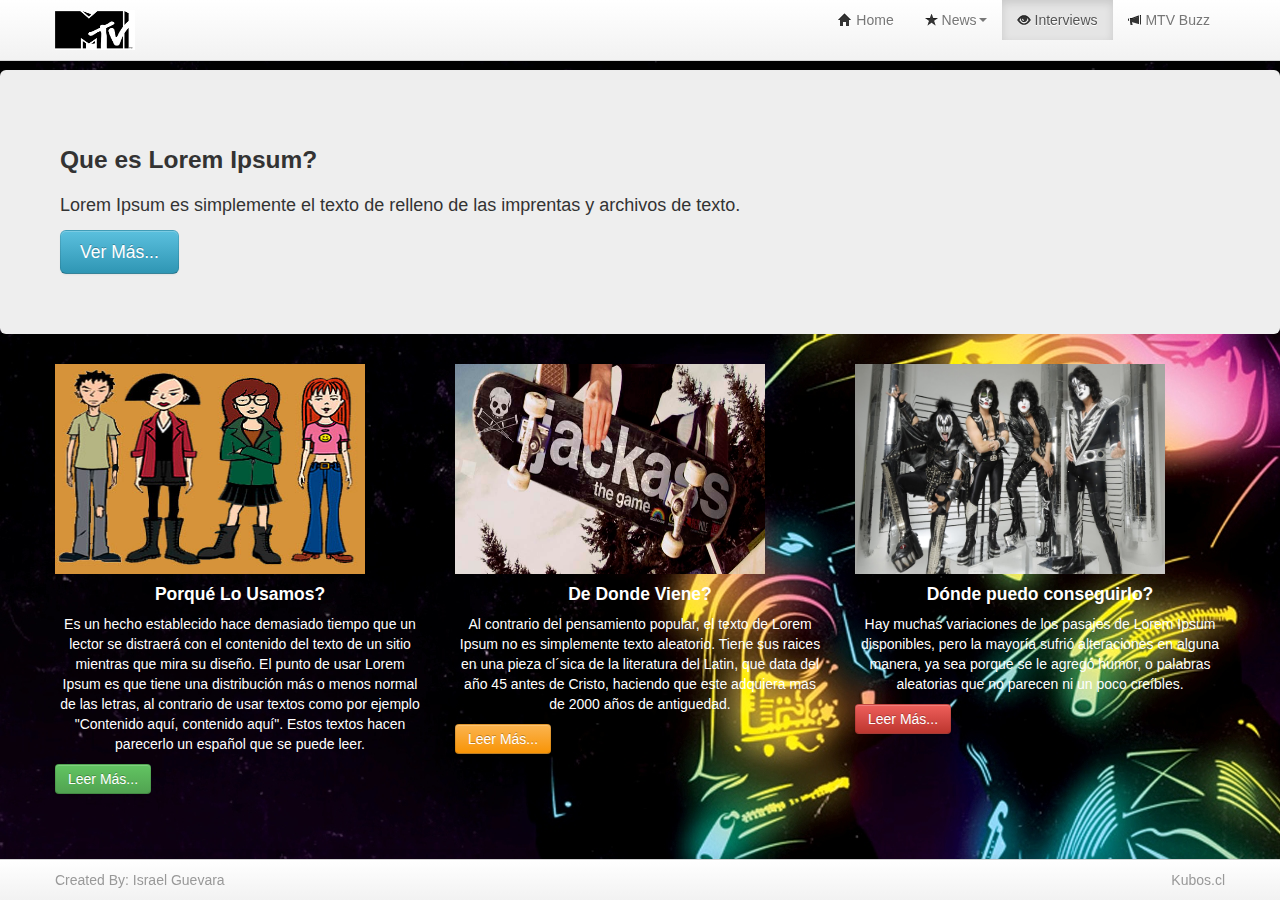
<file: interviews.html>
<!doctype html>
<html lang="es">
<head>
	<meta charset="UTF-8">
    <meta name="viewport" content="width=device-width, initial-scale=1.0">
	<link rel="stylesheet" type="text/css" href="css/bootstrap.css">
   <link rel="stylesheet" type="text/css" href="css/bootstrap-responsive.css">
   <link rel="stylesheet" type="text/css" href="css/style.css">
   <link rel="stylesheet" media="screen and (min-width: 0px)" href="css/small.css">
   <link rel="stylesheet" media="screen and (min-width: 500px)" href="css/smalltablet.css">
   <link rel="stylesheet" media="screen and (min-width: 900px)" href="css/medium.css">
   <link rel="stylesheet" media="screen and (min-width: 1300px)" href="css/large.css">

	<title>Radio MTV: La Radio Online Que NO Estabas Esperando...</title>
</head>
<body background="img/daft.jpg">

<div class="navbar navbar-fixed-top" id="header">
   
   <div class="navbar-inner">
      
      <div class="container">

         <a class="btn btn-navbar" data-toggle="collapse" data-target=".nav-collapse">
            
         <i class="icon-tasks"></i>

         </a>

         <a href="#" class="brand"><img src="img/mtvlogo.jpg" class="imagelogo" /></a>

         <div class="nav-collapse collapse">
            
           <ul class="nav pull-right">
              
              <li><a href="index.html"><i class="icon-home"></i> Home</a></li>
              <li class="dropdown">
                
              <a class="dropdown-toggle" data-toggle="dropdown" href="#"><i class="icon-star"></i> News<i class="caret"></i></a>

                 <ul class="dropdown-menu">
                   <li><a href="music.html">In Music</a></li>
                   <li><a href="#">Artists</a></li>
                   <li><a href="#">On Demand!</a></li>
                   <li><a href="#">Radio</a></li>
                 </ul>

              </li>
              <li class="active"><a href="#"><i class="icon-eye-open"></i> Interviews</a></li>
              <li><a href="mtvbuzz.html"><i class="icon-bullhorn"></i> MTV Buzz</a></li>

           </ul>

         </div>
         
      </div>

   </div>

</div>

<!-- Hero Unit -->

<div class="hero-unit">
  
<div class="container"> 

  <h3>Que es Lorem Ipsum?</h3>

  <p>Lorem Ipsum es simplemente el texto de relleno de las imprentas y archivos de texto.</p>

<a class="btn btn-large btn-info" href="#">Ver Más...</a>
</div>

</div>

<!-- Grids (Que Deben Ser Máximo 12)-->

<div class="container">
  
  <div class="row-fluid">
    
    <div class="span4">
      
      <img src="img/daria.jpg" class="image" />

      <h4 class="paragraph">Porqué Lo Usamos?</h4>

      <p class="paragraph">Es un hecho establecido hace demasiado tiempo que un lector se distraerá con el contenido del texto de un sitio mientras que mira su diseño. El punto de usar Lorem Ipsum es que tiene una distribución más o menos normal de las letras, al contrario de usar textos como por ejemplo "Contenido aquí, contenido aquí". Estos textos hacen parecerlo un español que se puede leer.</p>

      <a class="btn btn-success" href="#mtvnews" role="button" data-toggle="modal">Leer Más...</a>

    </div>

    <div class="span4">

      <img src="img/jackass.jpg" class="image"/>
      
      <h4 class="paragraph">De Donde Viene? </h4>

      <p class="paragraph">Al contrario del pensamiento popular, el texto de Lorem Ipsum no es simplemente texto aleatorio. Tiene sus raices en una pieza cl´sica de la literatura del Latin, que data del año 45 antes de Cristo, haciendo que este adquiera mas de 2000 años de antiguedad.</p>

       <a href="#" class="btn btn-warning">Leer Más...</a>  

    </div>

    <div class="span4">

      <img src="img/Kiss.jpg" class="image" />
      
      <h4 class="paragraph">Dónde puedo conseguirlo?</h4>

      <p class="paragraph">Hay muchas variaciones de los pasajes de Lorem Ipsum disponibles, pero la mayoría sufrió alteraciones en alguna manera, ya sea porque se le agregó humor, o palabras aleatorias que no parecen ni un poco creíbles.</p>

       <a href="#" class="btn btn-danger">Leer Más...</a>  

    </div>

  </div>

</div>

<!-- Sticky Footer -->

<div class="sticky-footer">

<div class="navbar navbar-fixed-bottom" id="footer">
  
  <div class="navbar-inner">

    <div class="container footer-margin-top">
      
    <p class="muted pull-left">Created By: Israel Guevara</p>
    <p class="muted pull-right">Kubos.cl</p>

    </div>
    
  </div>
  
</div>

</div>

<!-- Modals -->

<div id="mtvnews" class="modal hide fade">
  
  <div class="modal-header">
    
    <h3>Adquiere Tus Entradas</h3>

  </div><div class="modal-body">
    
    <table class="table table-striped">
      <thead>
        <tr>
          <td>Precio</td>
          <td>Fila</td>
          <td>Forma de Pago</td>
        </tr>
      </thead>

      <tbody>
        <tr>
          <td>Visa</td>
          <td>Master Card</td>
          <td>American Express</td>
        </tr>
        <tr>
          <td>Gradas</td>
          <td>Patio</td>
          <td>Balcón</td>
        </tr>
        <tr>
          <td>Facebook</td>
          <td>Twitter</td>
          <td>Correo</td>
        </tr>
        <tr>
          <td>Empresa</td>
          <td>Profesión</td>
          <td>Edad</td>
        </tr>
      </tbody>
    </table>

  </div>

<div class="modal-footer">
  
  <button class="btn" data-dismiss="modal">Cerrar</button>

</div>

</div>

<script src="//ajax.googleapis.com/ajax/libs/jquery/1.10.2/jquery.min.js"></script>
<script src="js/bootstrap.js"></script>



</body>
</html>
</file>
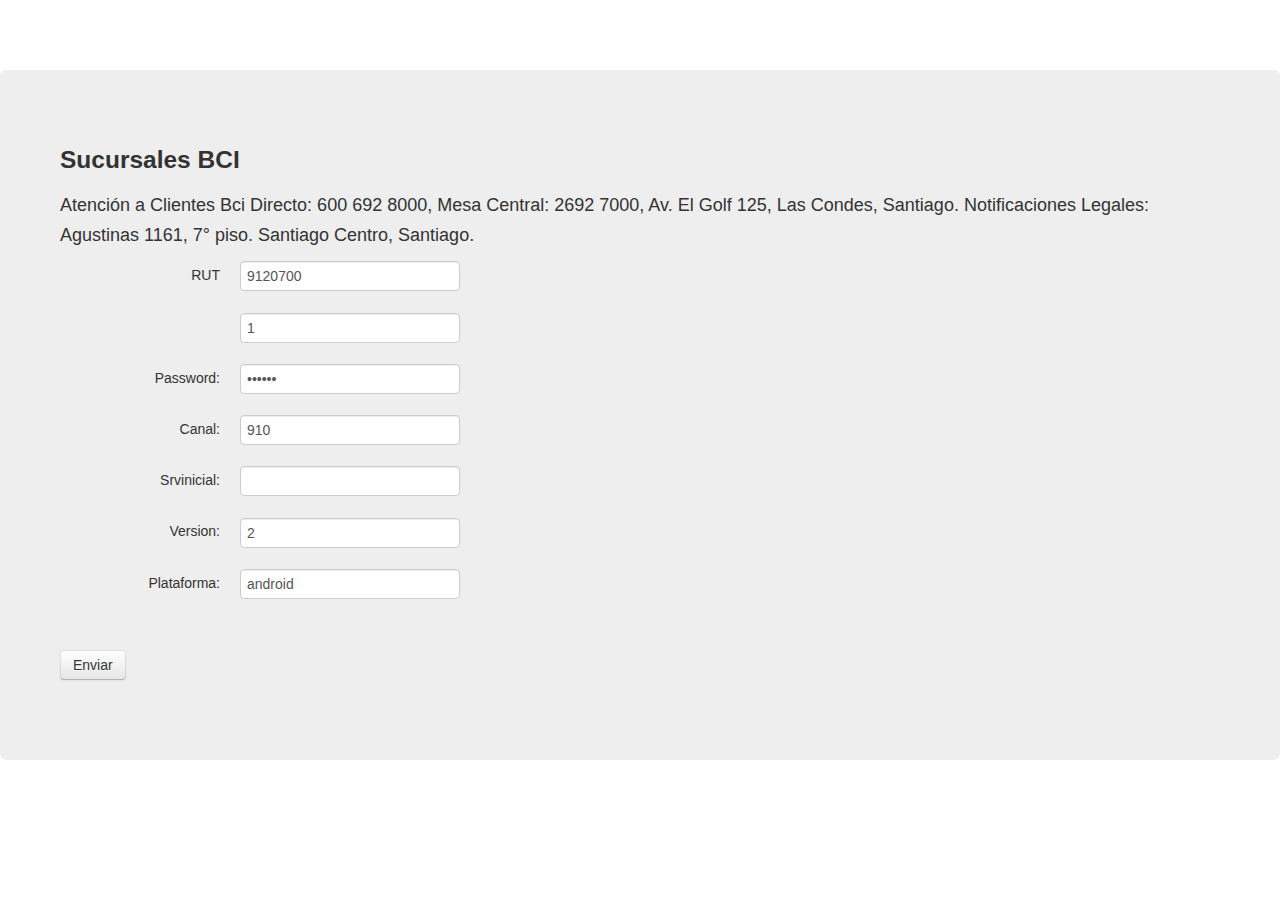
<file: login.html>
<!doctype html>
<html lang="es">
<head>
	<meta charset="UTF-8">
    <meta name="viewport" content="width=device-width, initial-scale=1.0">
	 <link rel="stylesheet" type="text/css" href="css/bootstrap.css">
   <link rel="stylesheet" type="text/css" href="css/bootstrap-responsive.css">
   <link rel="stylesheet" type="text/css" href="css/style.css">
   <link rel="stylesheet" media="screen and (min-width: 0px)" href="css/small.css">
   <link rel="stylesheet" media="screen and (min-width: 500px)" href="css/smalltablet.css">
   <link rel="stylesheet" media="screen and (min-width: 900px)" href="css/medium.css">
   <link rel="stylesheet" media="screen and (min-width: 1300px)" href="css/large.css">
   <script src="//ajax.googleapis.com/ajax/libs/jquery/1.10.2/jquery.min.js"></script>
  
   <script type="text/javascript">

   // JavaScript para Login

    $(document).ready(function() {
       
        $('#formulariojson #formulariojsonLogin').on("click", function(event) {
             // alert("1");
                  $.ajax({
                                  type: 'POST',
                                  url: "http://161.131.232.197:9111/svcRest/sesionws",
                                  data: JSON.stringify({rutCliente: document.formulariojson.rutCliente.value,
                                  dvCliente: document.formulariojson.dvCliente.value, 
                                  pwCliente: document.formulariojson.pwCliente.value,
                                  canal: document.formulariojson.canal.value,
                                  srvInicial: document.formulariojson.srvInicial.value,
                                  version: document.formulariojson.version.value,
                                  plataforma: document.formulariojson.plataforma.value}),
                                  dataType: "json",
                                  contentType: "application/json",
                                  success: function(data){
                                    alert("hey"); 
                                      console.log(data);
                                  },
                                  error: function(data) {
                                   // alert("hola");
                                 
                                     console.log(data);
                                      
                                  }

                  });
//alert("hola");
              });
//alert("hola");
      });
//alert("hola");
</script>

  <!-- Hero Unit -->

<div class="hero-unit">
  
<div class="container"> 

  <h3>Sucursales BCI</h3>

  <p>Atención a Clientes Bci Directo: 600 692 8000, Mesa Central: 2692 7000, Av. El Golf 125, Las Condes, Santiago.
Notificaciones Legales: Agustinas 1161, 7° piso. Santiago Centro, Santiago.</p>

<form class="form-horizontal" method="POST" id="formulariojson" name="formulariojson">
  <div class="control-group">
    <label class="control-label">RUT</label>
    <div class="controls">
      <input type="text" name="rutCliente" value="9120700">
    </div>
  </div>
  <div class="control-group">
    <label class="control-label"></label>
    <div class="controls">
      <input type="text" name="dvCliente" value="1">
    </div>
  </div>
  <div class="control-group">
    <label class="control-label">Password:</label>
      <div class="controls">
        <input type="password" name="pwCliente" value="111222"> 
      </div>
    </div>
  <div class="control-group">
    <label class="control-label">Canal:</label>
      <div class="controls">
        <input type="text" name="canal" value="910">
      </div>
    </div>
        <div class="control-group">
    <label class="control-label">Srvinicial:</label>
      <div class="controls">
        <input type="text" name="srvInicial" value="">
      </div>
    </div>
        <div class="control-group">
    <label class="control-label">Version:</label>
      <div class="controls">
        <input type="text" name="version" value="2">
      </div>
    </div>
        <div class="control-group">
    <label class="control-label">Plataforma:</label>
      <div class="controls">
        <input type="text" name="plataforma" value="android">
      </div>
    </div>
        <br />
      <button type="button" class="btn" id="formulariojsonLogin" name="formulariojsonLogin">Enviar</button>
    </div>
  </div>
</form>


<script src="js/bootstrap.js"></script>

</body>
</html>
</file>
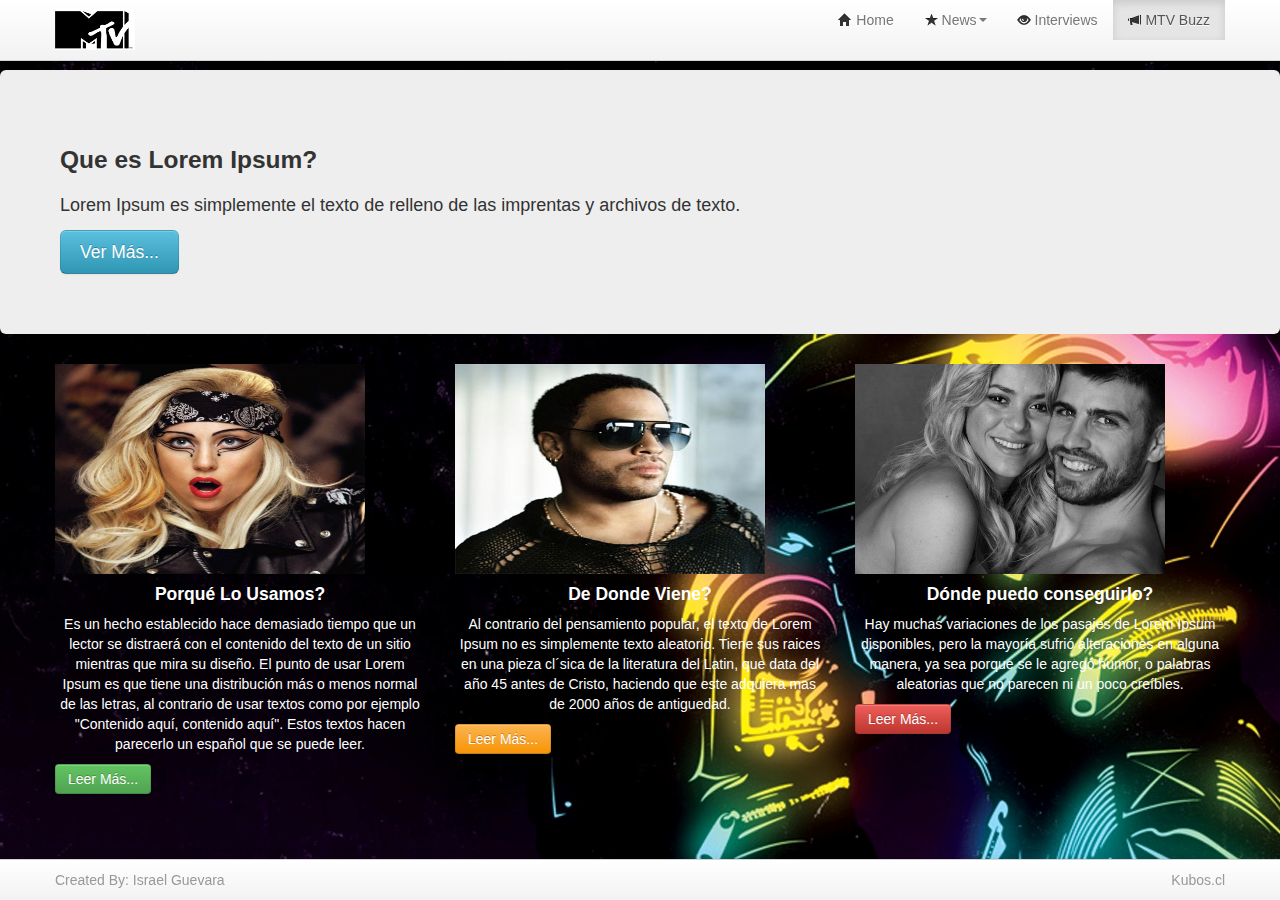
<file: mtvbuzz.html>
<!doctype html>
<html lang="es">
<head>
	<meta charset="UTF-8">
    <meta name="viewport" content="width=device-width, initial-scale=1.0">
	<link rel="stylesheet" type="text/css" href="css/bootstrap.css">
   <link rel="stylesheet" type="text/css" href="css/bootstrap-responsive.css">
   <link rel="stylesheet" type="text/css" href="css/style.css">
   <link rel="stylesheet" media="screen and (min-width: 0px)" href="css/small.css">
   <link rel="stylesheet" media="screen and (min-width: 500px)" href="css/smalltablet.css">
   <link rel="stylesheet" media="screen and (min-width: 900px)" href="css/medium.css">
   <link rel="stylesheet" media="screen and (min-width: 1300px)" href="css/large.css">

	<title>Radio MTV: La Radio Online Que NO Estabas Esperando...</title>
</head>
<body background="img/daft.jpg">

<div class="navbar navbar-fixed-top" id="header">
   
   <div class="navbar-inner">
      
      <div class="container">

         <a class="btn btn-navbar" data-toggle="collapse" data-target=".nav-collapse">
            
         <i class="icon-tasks"></i>

         </a>

         <a href="#" class="brand"><img src="img/mtvlogo.jpg" class="imagelogo" /></a>

         <div class="nav-collapse collapse">
            
           <ul class="nav pull-right">
              
              <li><a href="index.html"><i class="icon-home"></i> Home</a></li>
              <li class="dropdown">
                
              <a class="dropdown-toggle" data-toggle="dropdown" href="#"><i class="icon-star"></i> News<i class="caret"></i></a>

                 <ul class="dropdown-menu">
                   <li><a href="music.html">In Music</a></li>
                   <li><a href="#">Artists</a></li>
                   <li><a href="#">On Demand!</a></li>
                   <li><a href="#">Radio</a></li>
                 </ul>

              </li>
              <li><a href="interviews.html"><i class="icon-eye-open"></i> Interviews</a></li>
              <li class="active"><a href="#"><i class="icon-bullhorn"></i> MTV Buzz</a></li>

           </ul>

         </div>
         
      </div>

   </div>

</div>

<!-- Hero Unit -->

<div class="hero-unit">
  
<div class="container"> 

  <h3>Que es Lorem Ipsum?</h3>

  <p>Lorem Ipsum es simplemente el texto de relleno de las imprentas y archivos de texto.</p>

<a class="btn btn-large btn-info" href="#">Ver Más...</a>
</div>

</div>

<!-- Grids (Que Deben Ser Máximo 12)-->

<div class="container">
  
  <div class="row-fluid">
    
    <div class="span4">
      
      <img src="img/ladygaga.jpg" class="image" />

      <h4 class="paragraph">Porqué Lo Usamos?</h4>

      <p class="paragraph">Es un hecho establecido hace demasiado tiempo que un lector se distraerá con el contenido del texto de un sitio mientras que mira su diseño. El punto de usar Lorem Ipsum es que tiene una distribución más o menos normal de las letras, al contrario de usar textos como por ejemplo "Contenido aquí, contenido aquí". Estos textos hacen parecerlo un español que se puede leer.</p>

      <a class="btn btn-success" href="#mtvnews" role="button" data-toggle="modal">Leer Más...</a>

    </div>

    <div class="span4">

      <img src="img/lennykravitz.jpg" class="image"/>
      
      <h4 class="paragraph">De Donde Viene? </h4>

      <p class="paragraph">Al contrario del pensamiento popular, el texto de Lorem Ipsum no es simplemente texto aleatorio. Tiene sus raices en una pieza cl´sica de la literatura del Latin, que data del año 45 antes de Cristo, haciendo que este adquiera mas de 2000 años de antiguedad.</p>

       <a href="#" class="btn btn-warning">Leer Más...</a>  

    </div>

    <div class="span4">

      <img src="img/shakira.jpg" class="image" />
      
      <h4 class="paragraph">Dónde puedo conseguirlo?</h4>

      <p class="paragraph">Hay muchas variaciones de los pasajes de Lorem Ipsum disponibles, pero la mayoría sufrió alteraciones en alguna manera, ya sea porque se le agregó humor, o palabras aleatorias que no parecen ni un poco creíbles.</p>

       <a href="#" class="btn btn-danger">Leer Más...</a>  

    </div>

  </div>

</div>

<!-- Sticky Footer -->

<div class="sticky-footer">

<div class="navbar navbar-fixed-bottom" id="footer">
  
  <div class="navbar-inner">

    <div class="container footer-margin-top">
      
    <p class="muted pull-left">Created By: Israel Guevara</p>
    <p class="muted pull-right">Kubos.cl</p>

    </div>
    
  </div>
  
</div>

</div>

<!-- Modals -->

<div id="mtvnews" class="modal hide fade">
  
  <div class="modal-header">
    
    <h3>Adquiere Tus Entradas</h3>

  </div><div class="modal-body">
    
    <table class="table table-striped">
      <thead>
        <tr>
          <td>Precio</td>
          <td>Fila</td>
          <td>Forma de Pago</td>
        </tr>
      </thead>

      <tbody>
        <tr>
          <td>Visa</td>
          <td>Master Card</td>
          <td>American Express</td>
        </tr>
        <tr>
          <td>Gradas</td>
          <td>Patio</td>
          <td>Balcón</td>
        </tr>
        <tr>
          <td>Facebook</td>
          <td>Twitter</td>
          <td>Correo</td>
        </tr>
        <tr>
          <td>Empresa</td>
          <td>Profesión</td>
          <td>Edad</td>
        </tr>
      </tbody>
    </table>

  </div>

<div class="modal-footer">
  
  <button class="btn" data-dismiss="modal">Cerrar</button>

</div>

</div>

<script src="//ajax.googleapis.com/ajax/libs/jquery/1.10.2/jquery.min.js"></script>
<script src="js/bootstrap.js"></script>



</body>
</html>
</file>
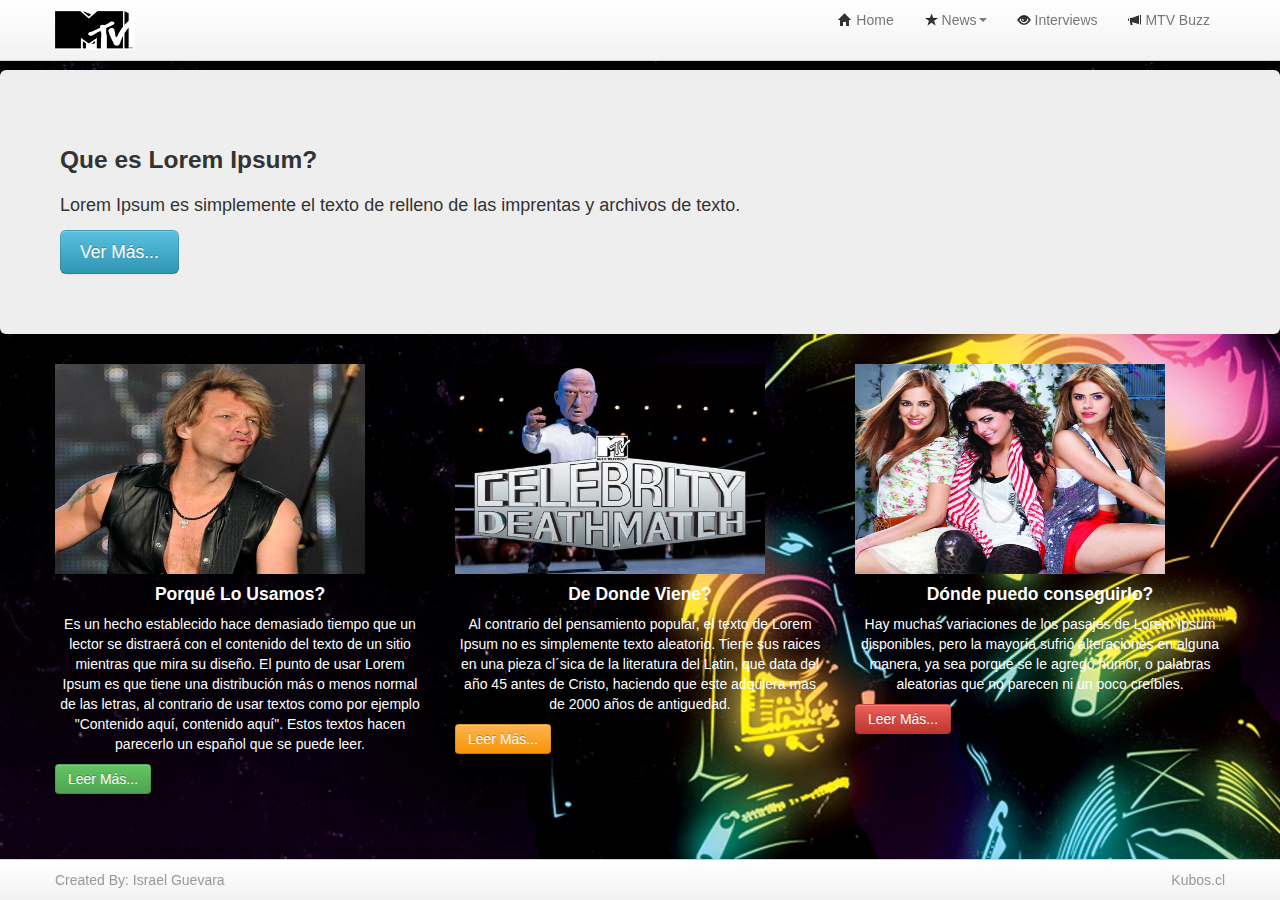
<file: music.html>
<!doctype html>
<html lang="es">
<head>
	<meta charset="UTF-8">
    <meta name="viewport" content="width=device-width, initial-scale=1.0">
	<link rel="stylesheet" type="text/css" href="css/bootstrap.css">
   <link rel="stylesheet" type="text/css" href="css/bootstrap-responsive.css">
   <link rel="stylesheet" type="text/css" href="css/style.css">
   <link rel="stylesheet" media="screen and (min-width: 0px)" href="css/small.css">
   <link rel="stylesheet" media="screen and (min-width: 500px)" href="css/smalltablet.css">
   <link rel="stylesheet" media="screen and (min-width: 900px)" href="css/medium.css">
   <link rel="stylesheet" media="screen and (min-width: 1300px)" href="css/large.css">

	<title>Radio MTV: La Radio Online Que NO Estabas Esperando...</title>
</head>
<body background="img/daft.jpg">

<div class="navbar navbar-fixed-top" id="header">
   
   <div class="navbar-inner">
      
      <div class="container">

         <a class="btn btn-navbar" data-toggle="collapse" data-target=".nav-collapse">
            
         <i class="icon-tasks"></i>

         </a>

         <a href="#" class="brand"><img src="img/mtvlogo.jpg" class="imagelogo" /></a>

         <div class="nav-collapse collapse">
            
           <ul class="nav pull-right">
              
              <li><a href="index.html"><i class="icon-home"></i> Home</a></li>
              <li class="dropdown">
                
              <a class="dropdown-toggle" data-toggle="dropdown" href="#"><i class="icon-star"></i> News<i class="caret"></i></a>

                 <ul class="dropdown-menu">
                   <li class="active"><a href="#">In Music</a></li>
                   <li><a href="#">Artists</a></li>
                   <li><a href="#">On Demand!</a></li>
                   <li><a href="#">Radio</a></li>
                 </ul>

              </li>
              <li><a href="interviews.html"><i class="icon-eye-open"></i> Interviews</a></li>
              <li><a href="mtvbuzz.html"><i class="icon-bullhorn"></i> MTV Buzz</a></li>

           </ul>

         </div>
         
      </div>

   </div>

</div>

<!-- Hero Unit -->

<div class="hero-unit">
  
<div class="container"> 

  <h3>Que es Lorem Ipsum?</h3>

  <p>Lorem Ipsum es simplemente el texto de relleno de las imprentas y archivos de texto.</p>

<a class="btn btn-large btn-info" href="#">Ver Más...</a>
</div>

</div>

<!-- Grids (Que Deben Ser Máximo 12)-->

<div class="container">
  
  <div class="row-fluid">
    
    <div class="span4">
      
      <img src="img/bonjovi.jpg" class="image" />

      <h4 class="paragraph">Porqué Lo Usamos?</h4>

      <p class="paragraph">Es un hecho establecido hace demasiado tiempo que un lector se distraerá con el contenido del texto de un sitio mientras que mira su diseño. El punto de usar Lorem Ipsum es que tiene una distribución más o menos normal de las letras, al contrario de usar textos como por ejemplo "Contenido aquí, contenido aquí". Estos textos hacen parecerlo un español que se puede leer.</p>

      <a class="btn btn-success" href="#mtvnews" role="button" data-toggle="modal">Leer Más...</a>

    </div>

    <div class="span4">

      <img src="img/celebritydeathmatch.jpg" class="image"/>
      
      <h4 class="paragraph">De Donde Viene?</h4>

      <p class="paragraph">Al contrario del pensamiento popular, el texto de Lorem Ipsum no es simplemente texto aleatorio. Tiene sus raices en una pieza cl´sica de la literatura del Latin, que data del año 45 antes de Cristo, haciendo que este adquiera mas de 2000 años de antiguedad.</p>

       <a href="#" class="btn btn-warning">Leer Más...</a>  

    </div>

    <div class="span4">

      <img src="img/chicasmal.jpg" class="image" />
      
      <h4 class="paragraph">Dónde puedo conseguirlo?</h4>

      <p class="paragraph">Hay muchas variaciones de los pasajes de Lorem Ipsum disponibles, pero la mayoría sufrió alteraciones en alguna manera, ya sea porque se le agregó humor, o palabras aleatorias que no parecen ni un poco creíbles.</p>

       <a href="#" class="btn btn-danger">Leer Más...</a>  

    </div>

  </div>

</div>

<!-- Sticky Footer -->

<div class="sticky-footer">

<div class="navbar navbar-fixed-bottom" id="footer">
  
  <div class="navbar-inner">

    <div class="container footer-margin-top">
      
    <p class="muted pull-left">Created By: Israel Guevara</p>
    <p class="muted pull-right">Kubos.cl</p>

    </div>
    
  </div>
  
</div>

</div>

<!-- Modals -->

<div id="mtvnews" class="modal hide fade">
  
  <div class="modal-header">
    
    <h3>Adquiere Tus Entradas</h3>

  </div><div class="modal-body">
    
    <table class="table table-striped">
      <thead>
        <tr>
          <td>Precio</td>
          <td>Fila</td>
          <td>Forma de Pago</td>
        </tr>
      </thead>

      <tbody>
        <tr>
          <td>Visa</td>
          <td>Master Card</td>
          <td>American Express</td>
        </tr>
        <tr>
          <td>Gradas</td>
          <td>Patio</td>
          <td>Balcón</td>
        </tr>
        <tr>
          <td>Facebook</td>
          <td>Twitter</td>
          <td>Correo</td>
        </tr>
        <tr>
          <td>Empresa</td>
          <td>Profesión</td>
          <td>Edad</td>
        </tr>
      </tbody>
    </table>

  </div>

<div class="modal-footer">
  
  <button class="btn" data-dismiss="modal">Cerrar</button>

</div>

</div>

<script src="//ajax.googleapis.com/ajax/libs/jquery/1.10.2/jquery.min.js"></script>
<script src="js/bootstrap.js"></script>



</body>
</html>
</file>
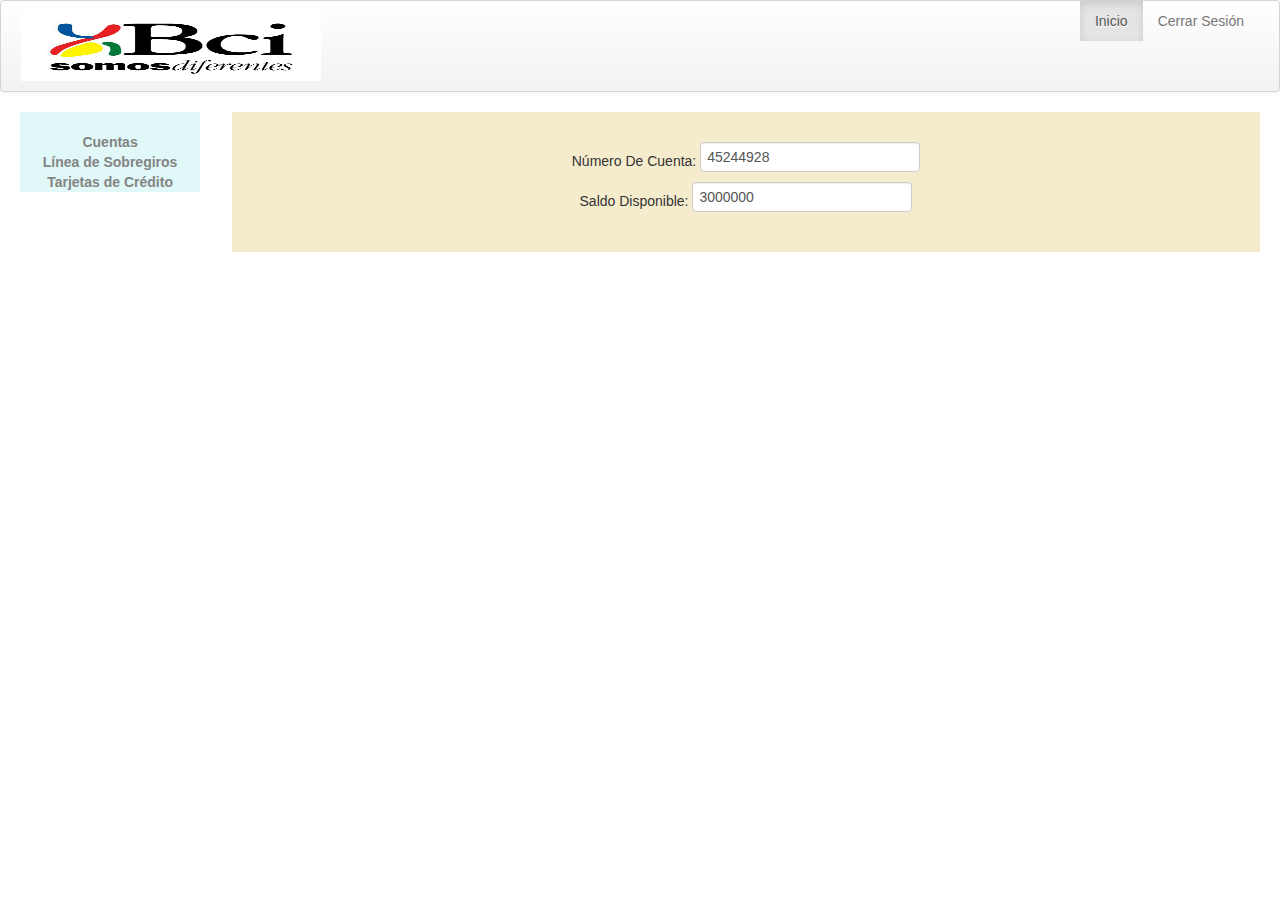
<file: Sobregiro.html>
<!doctype html>
<html lang="en">
<head>
	<meta charset="UTF-8">
	<meta name="viewport" content="width=device-width, initial-scale=1.0">
	<link rel="stylesheet" type="text/css" href="css/bootstrap.css">
   <link rel="stylesheet" type="text/css" href="css/bootstrap-responsive.css">
   <link rel="stylesheet" type="text/css" href="css/style.css">
   <link rel="stylesheet" type="text/css" href="css/style2.css">
   <link rel="stylesheet" media="screen and (min-width: 0px)" href="css/small.css">
   <link rel="stylesheet" media="screen and (min-width: 500px)" href="css/smalltablet.css">
   <link rel="stylesheet" media="screen and (min-width: 900px)" href="css/medium.css">
   <link rel="stylesheet" media="screen and (min-width: 1300px)" href="css/large.css">
   <script src="//ajax.googleapis.com/ajax/libs/jquery/1.10.2/jquery.min.js"></script>

   <script type="text/javascript">

   var markers = {"cuentas":[{"numeroDeCuenta":"45244928","saldoDisponible":"11289443","totalRetenciones":"0","tipoCuenta":"CCT"},{"numeroDeCuenta":"99900319","saldoDisponible":"3030183","totalRetenciones":"0","tipoCuenta":"CPR"}],"lineaDeSobreGiros":[{"numeroDeCuenta":"45244928","saldoDisponible":"3000000"}],"tarjetasDeCredito":[{"numeroDeTarjeta":"******************************8136","nombreDeTarjeta":"visa dorada","tipoDeTarjeta":"VISA","disponibleMonto":"1000000"}]};

$.ajax({
    // alert("1");
    type: "POST",
    url: "http://161.131.232.197:9111/svcRest/sesionws",
    // The key needs to match your method's input parameter (case-sensitive).
    data: JSON.stringify({ Markers: markers }),
    contentType: "application/json; charset=utf-8",
    dataType: "json",
    success: function(data){alert(data);},
    failure: function(errMsg) {
        alert(errMsg);
    }
});

 </script>

 <div class="navbar">
    <div class="navbar-inner">
    <a href="#" class="brand"><img src="img/BCI.jpg" class="imageBCI" /></a>
    <ul class="nav pull-right">
    <li class="active"><a href="#">Inicio</a></li>
    <li><a href="#">Cerrar Sesión</a></li>
    </ul>
    </div>
    </div>

<div class="container-fluid">
  <div class="row-fluid">
    <div class="span2">
  <br>
  <center><a href="Saldo.html" class="list-group-item">Cuentas</a><br></center>
  <center><a href="" class="list-group-item">Línea de Sobregiros</a><br></center>
  <center><a href="TarjetasCredito.html" class="list-group-item">Tarjetas de Crédito</a></center>

</div>
    <div class="span10">
      <!--Body content-->
      <p>
        <br>
      <center>Número De Cuenta: <input type="text" name="numeroDeCuenta" value="45244928"/></center>
        
      <center>Saldo Disponible: <input type="text" name="saldoDisponible" value="3000000"/></center>
        <br>
      </p>
    </div>
  </div>
</div>
  
</body>
</html>
</file>
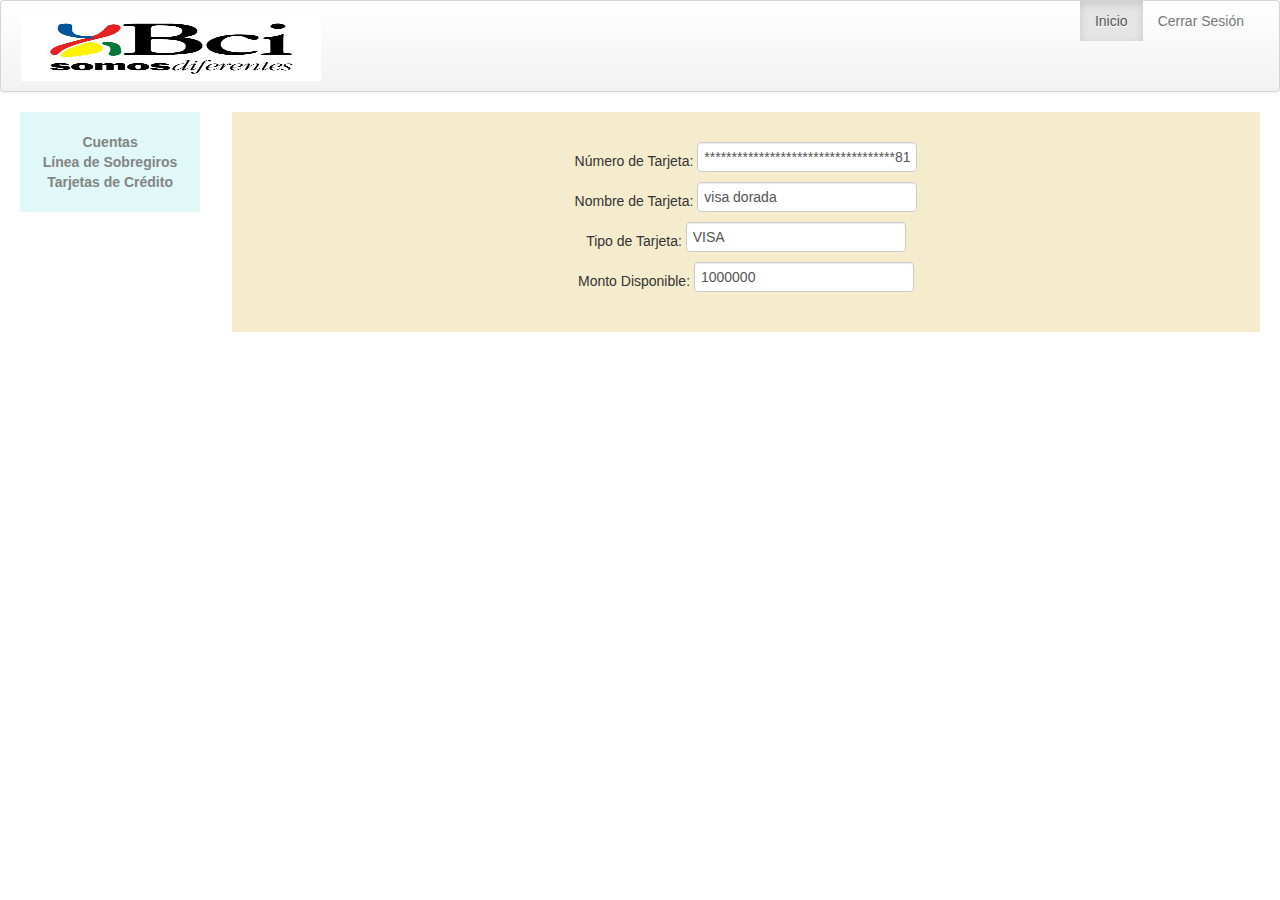
<file: TarjetasCredito.html>
<!doctype html>
<html lang="en">
<head>
	<meta charset="UTF-8">
	<meta name="viewport" content="width=device-width, initial-scale=1.0">
	<link rel="stylesheet" type="text/css" href="css/bootstrap.css">
   <link rel="stylesheet" type="text/css" href="css/bootstrap-responsive.css">
   <link rel="stylesheet" type="text/css" href="css/style.css">
   <link rel="stylesheet" type="text/css" href="css/style2.css">
   <link rel="stylesheet" media="screen and (min-width: 0px)" href="css/small.css">
   <link rel="stylesheet" media="screen and (min-width: 500px)" href="css/smalltablet.css">
   <link rel="stylesheet" media="screen and (min-width: 900px)" href="css/medium.css">
   <link rel="stylesheet" media="screen and (min-width: 1300px)" href="css/large.css">
   <script src="//ajax.googleapis.com/ajax/libs/jquery/1.10.2/jquery.min.js"></script>

   <script type="text/javascript">

   var markers = {"cuentas":[{"numeroDeCuenta":"45244928","saldoDisponible":"11289443","totalRetenciones":"0","tipoCuenta":"CCT"},{"numeroDeCuenta":"99900319","saldoDisponible":"3030183","totalRetenciones":"0","tipoCuenta":"CPR"}],"lineaDeSobreGiros":[{"numeroDeCuenta":"45244928","saldoDisponible":"3000000"}],"tarjetasDeCredito":[{"numeroDeTarjeta":"******************************8136","nombreDeTarjeta":"visa dorada","tipoDeTarjeta":"VISA","disponibleMonto":"1000000"}]};

$.ajax({
    // alert("1");
    type: "POST",
    url: "http://161.131.232.197:9111/svcRest/sesionws",
    // The key needs to match your method's input parameter (case-sensitive).
    data: JSON.stringify({ Markers: markers }),
    contentType: "application/json; charset=utf-8",
    dataType: "json",
    success: function(data){alert(data);},
    failure: function(errMsg) {
        alert(errMsg);
    }
});

 </script>

 <div class="navbar">
    <div class="navbar-inner">
    <a href="#" class="brand"><img src="img/BCI.jpg" class="imageBCI"/></a>
    <ul class="nav pull-right">
    <li class="active"><a href="#">Inicio</a></li>
    <li><a href="#">Cerrar Sesión</a></li>
    </ul>
    </div>
    </div>

<div class="container-fluid">
  <div class="row-fluid">
    <div class="span2">
  <br>
  <center><a href="Saldo.html" class="list-group-item">Cuentas</a></center>
  <center><a href="Sobregiro.html" class="list-group-item">Línea de Sobregiros</a></center>
  <center><a href="" class="list-group-item">Tarjetas de Crédito</a></center><br>

</div>
    <div class="span10">
      <!--Body content-->
      <p>
        <br>
      <center>Número de Tarjeta: <input type="text" name="numeroDeTarjeta" value="***********************************8136"/></center>
        
      <center>Nombre de Tarjeta: <input type="text" name="nombreDeTarjeta" value="visa dorada"/></center>
        
      <center>Tipo de Tarjeta: <input type="text" name="tipoDeTarjeta" value="VISA"/></center>
        
      <center>Monto Disponible: <input type="text" name="disponibleMonto" value="1000000"/></center>
        <br>
      </p>
    </div>
  </div>
</div>
  
</body>
</html>
</file>
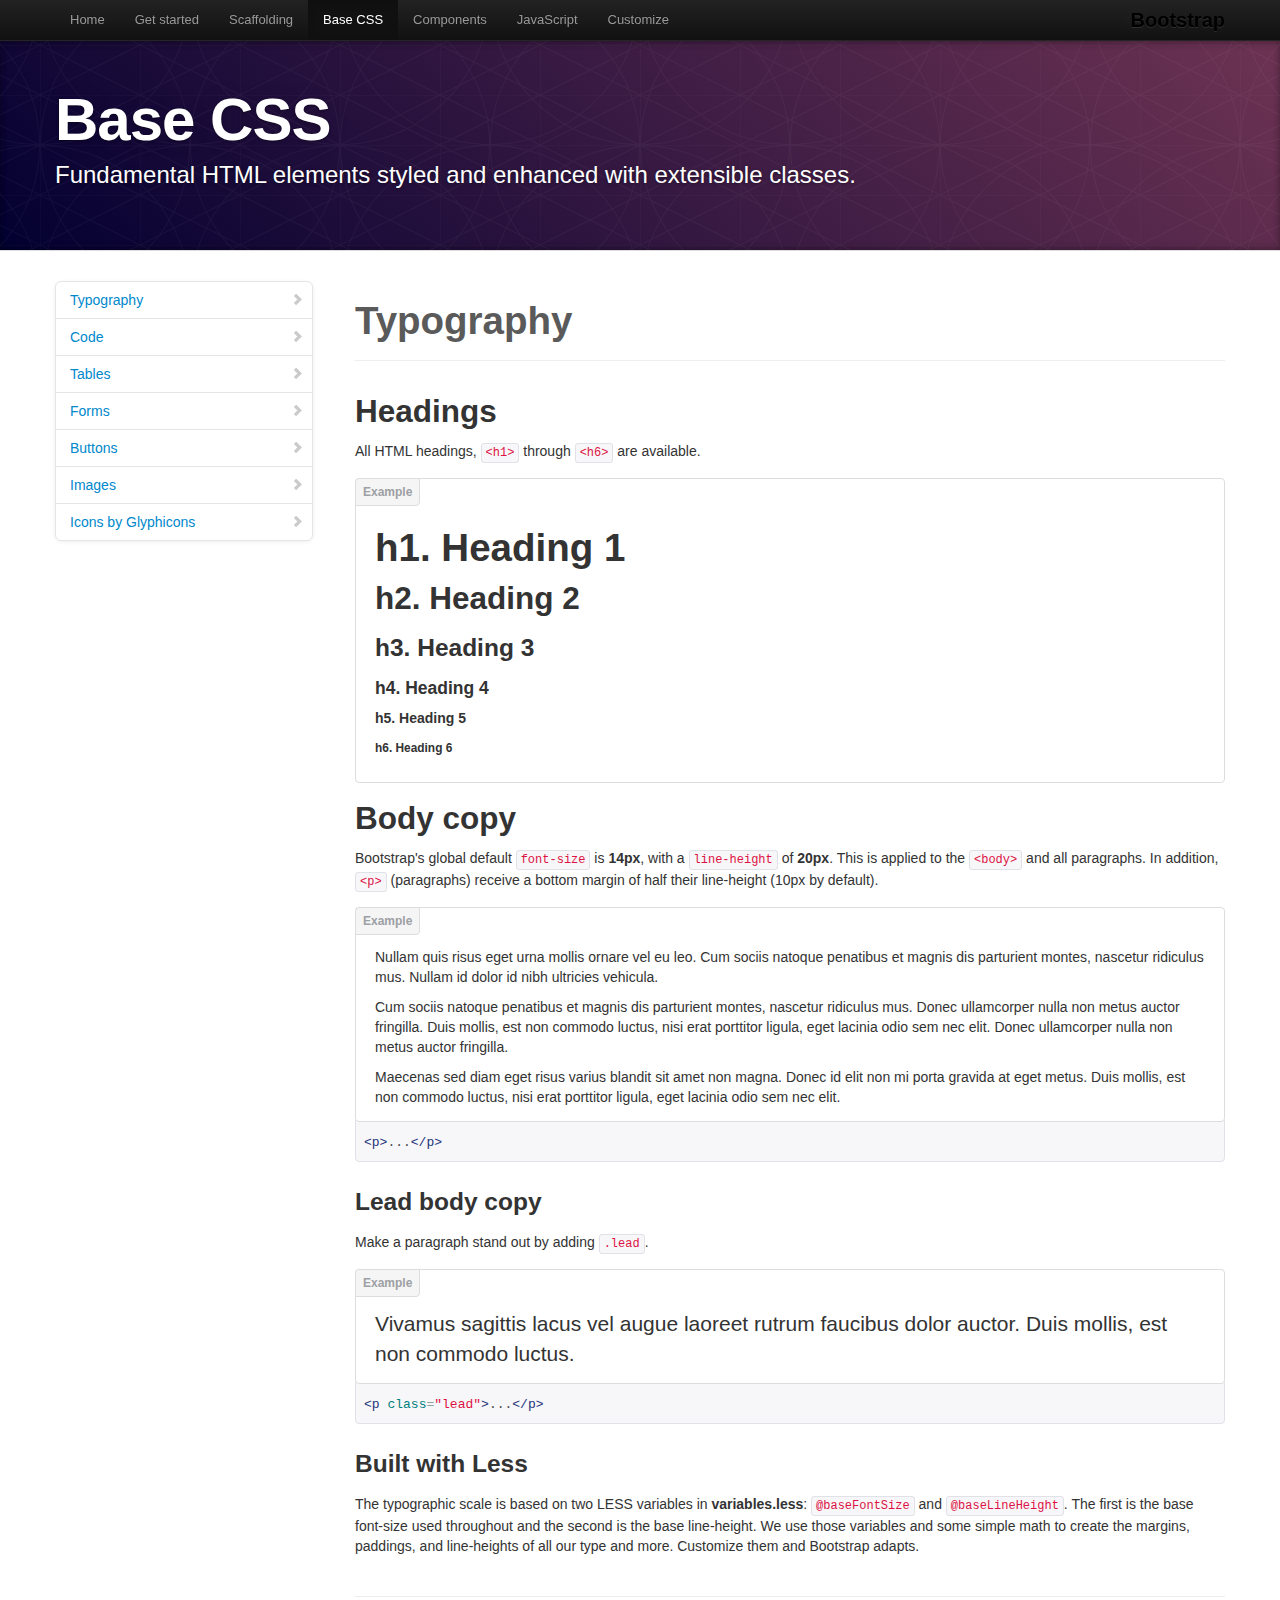
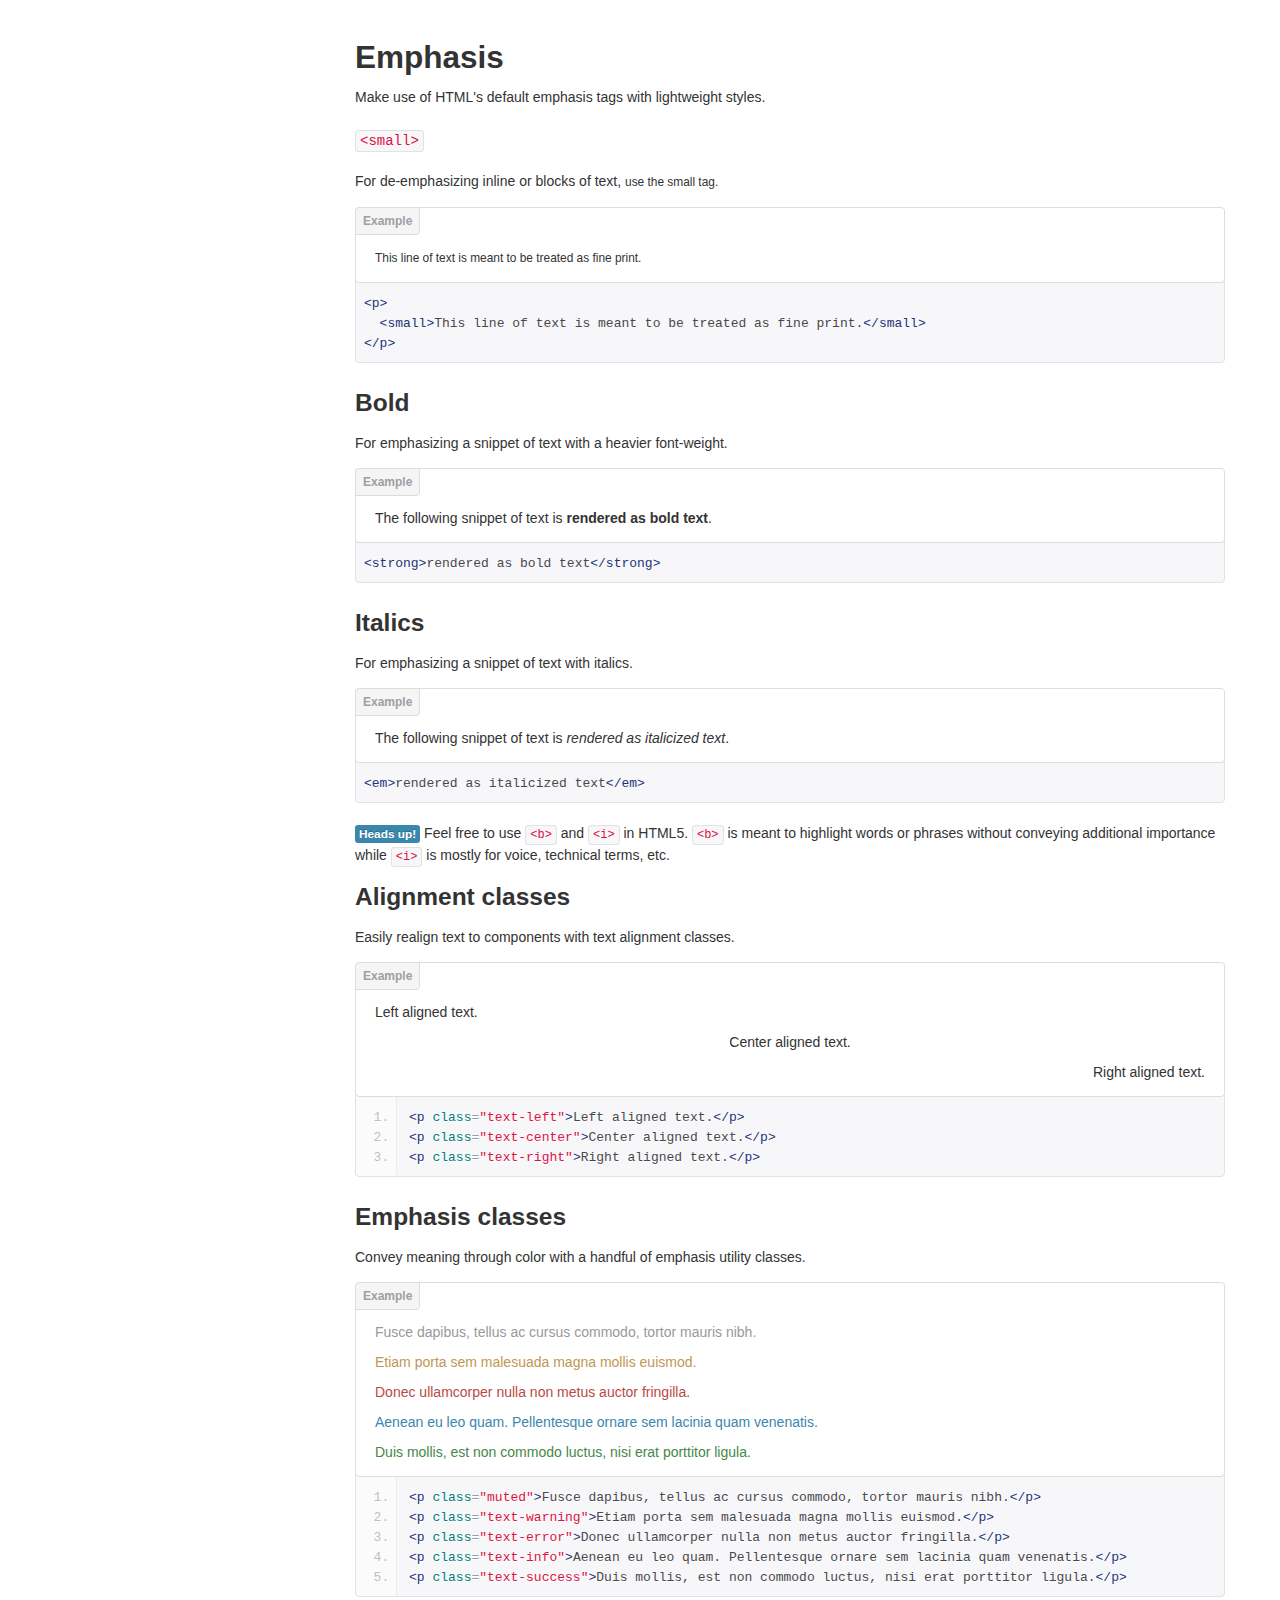
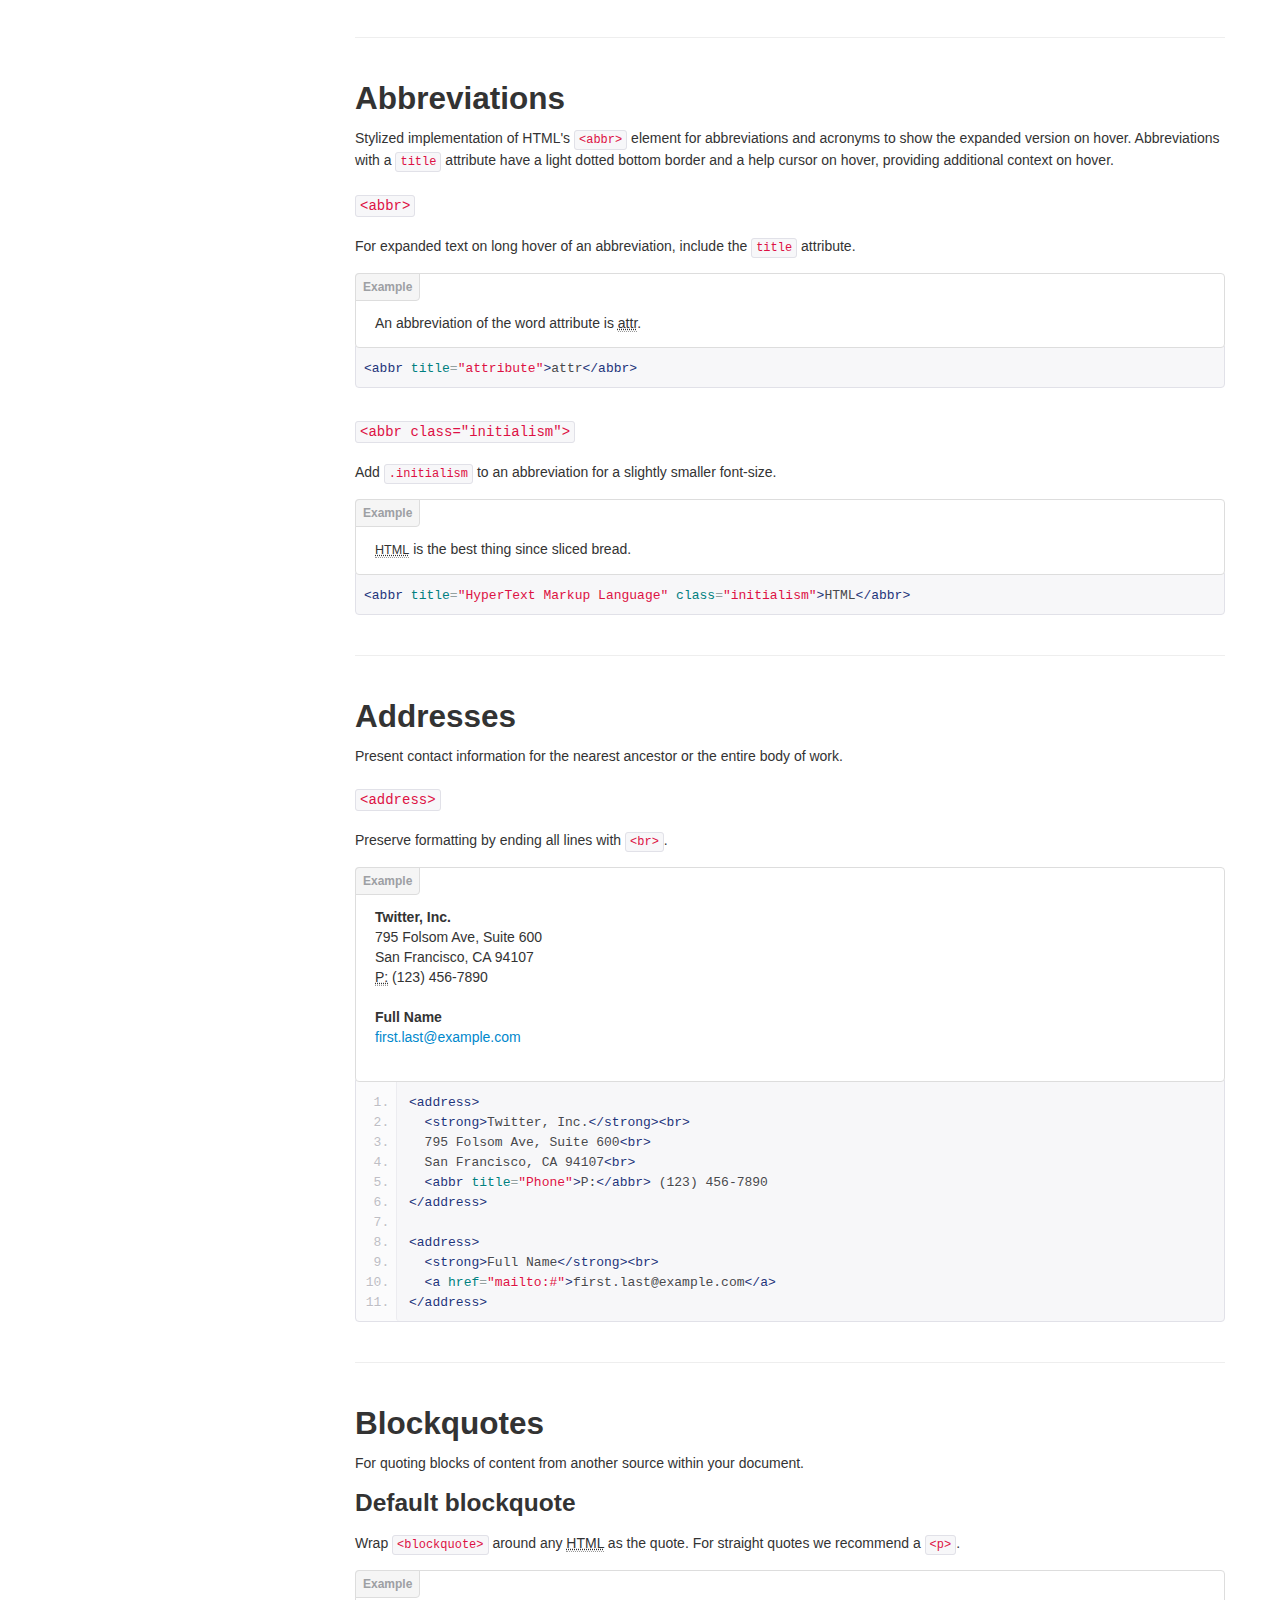
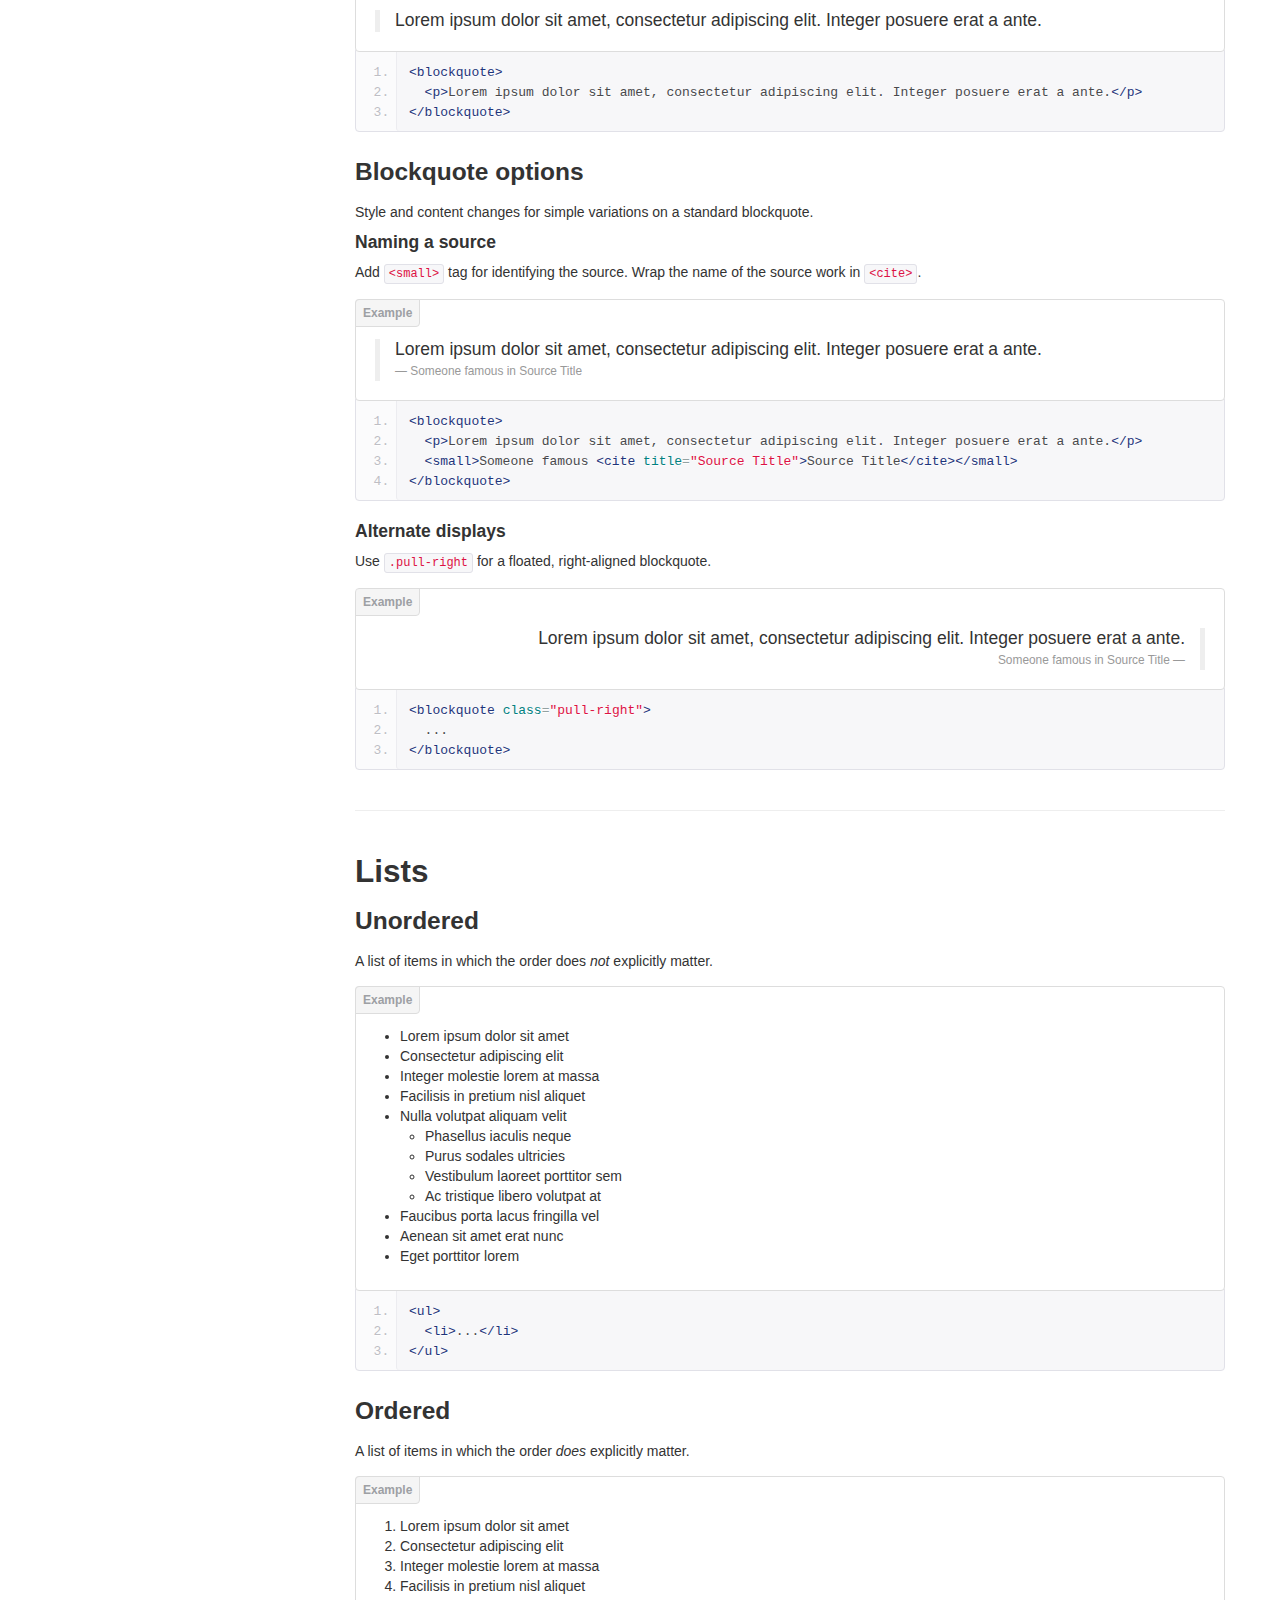
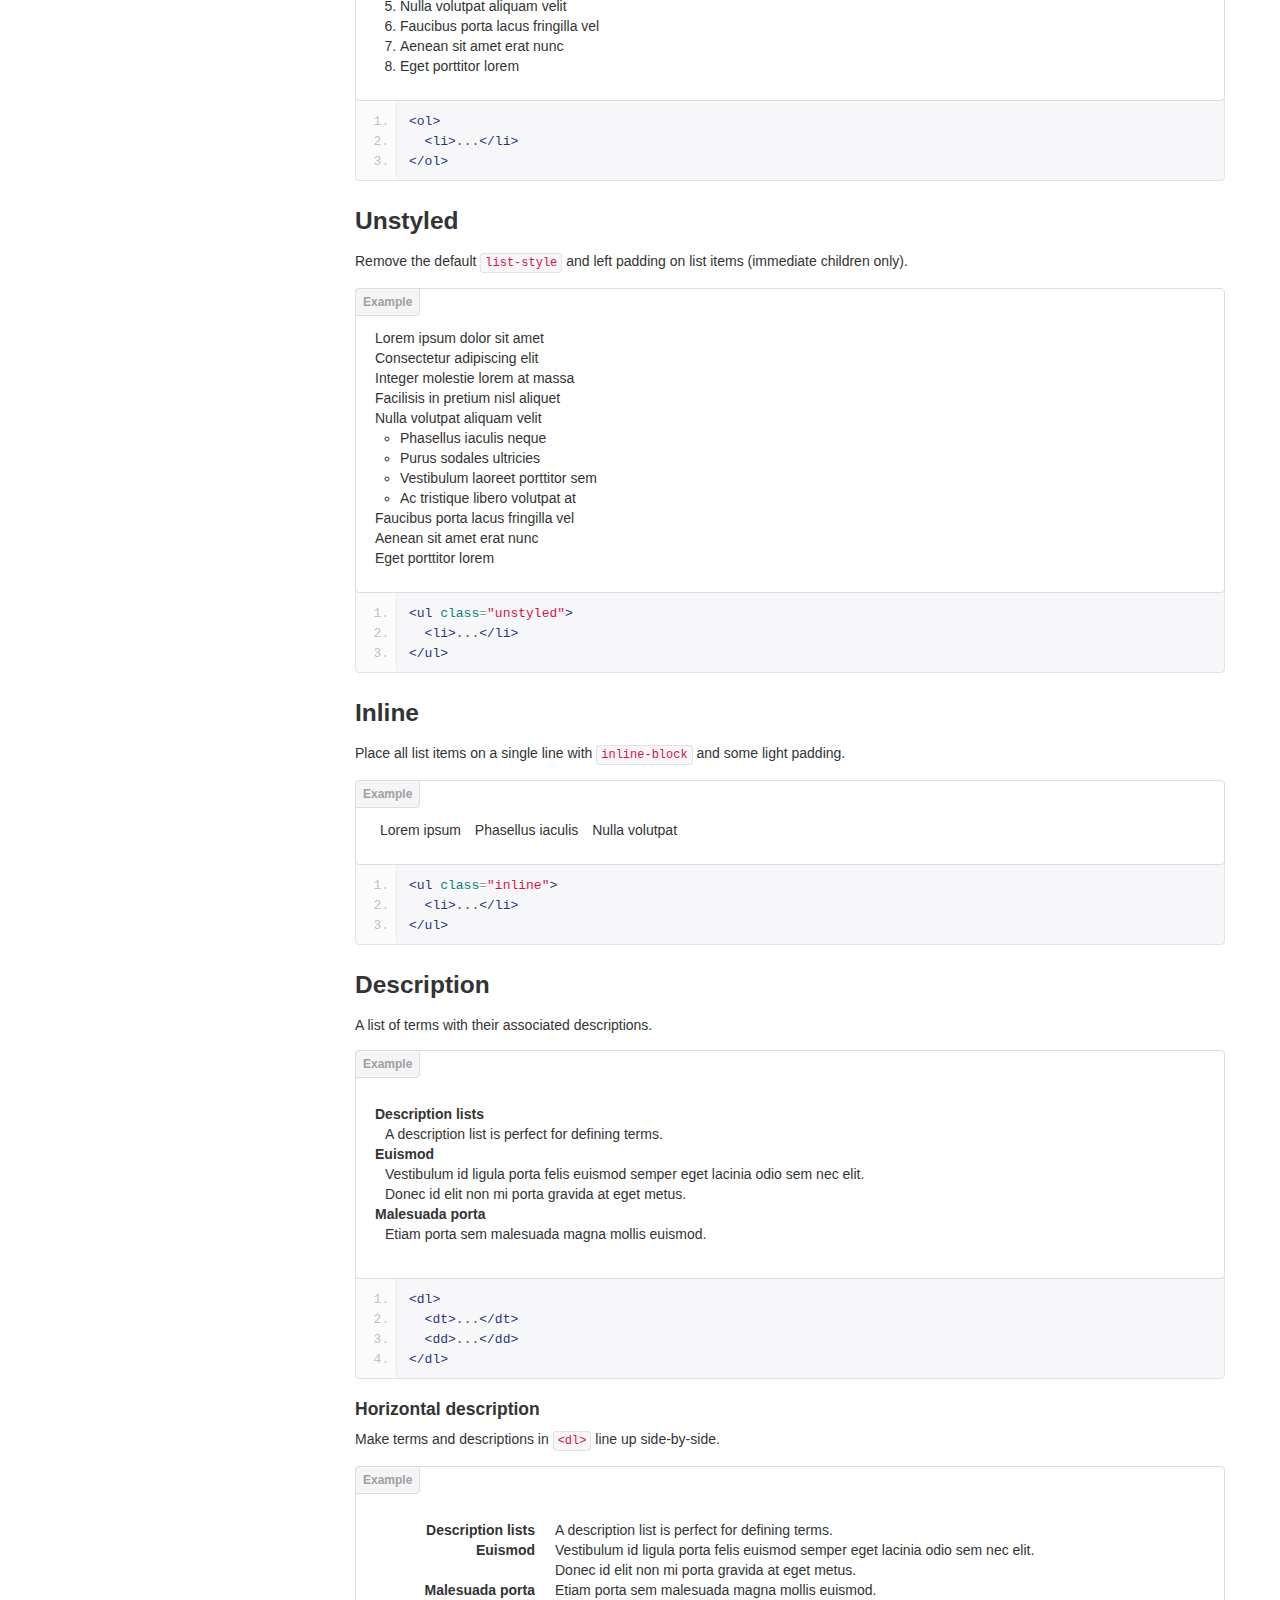
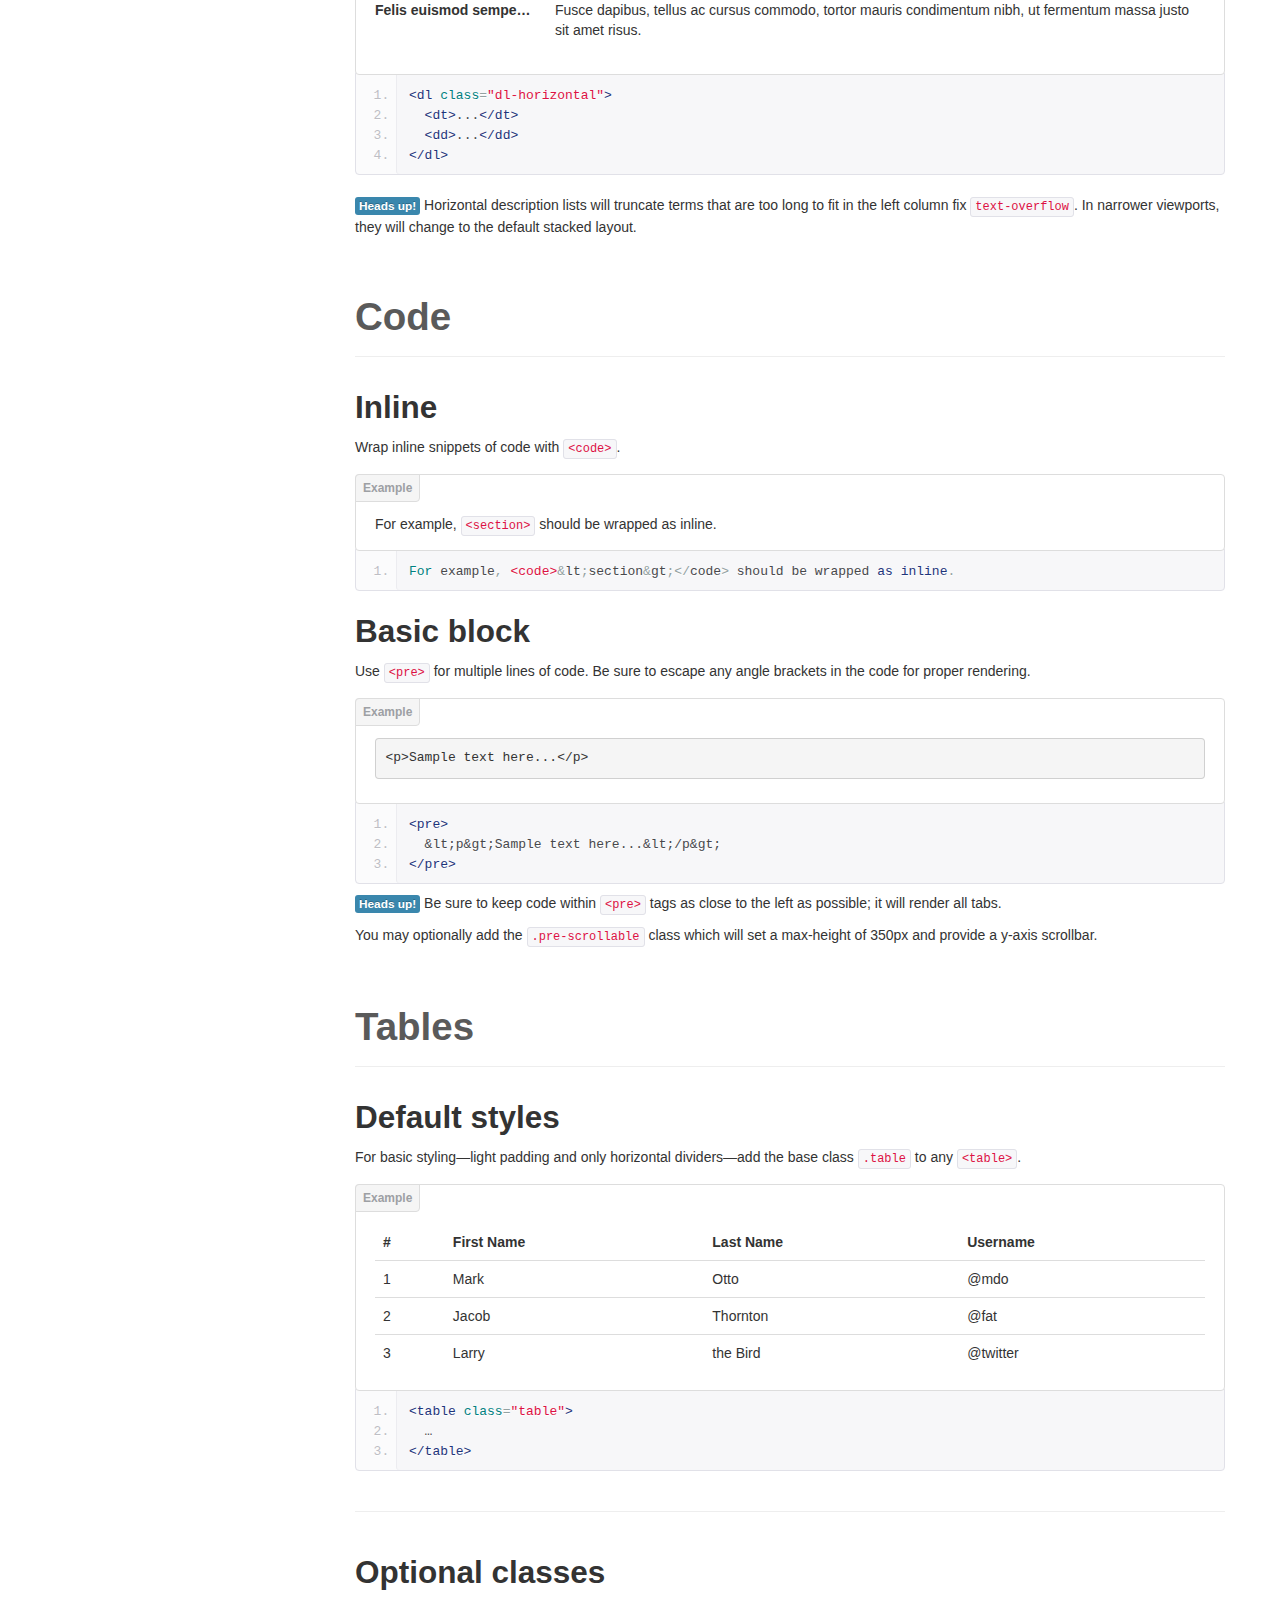
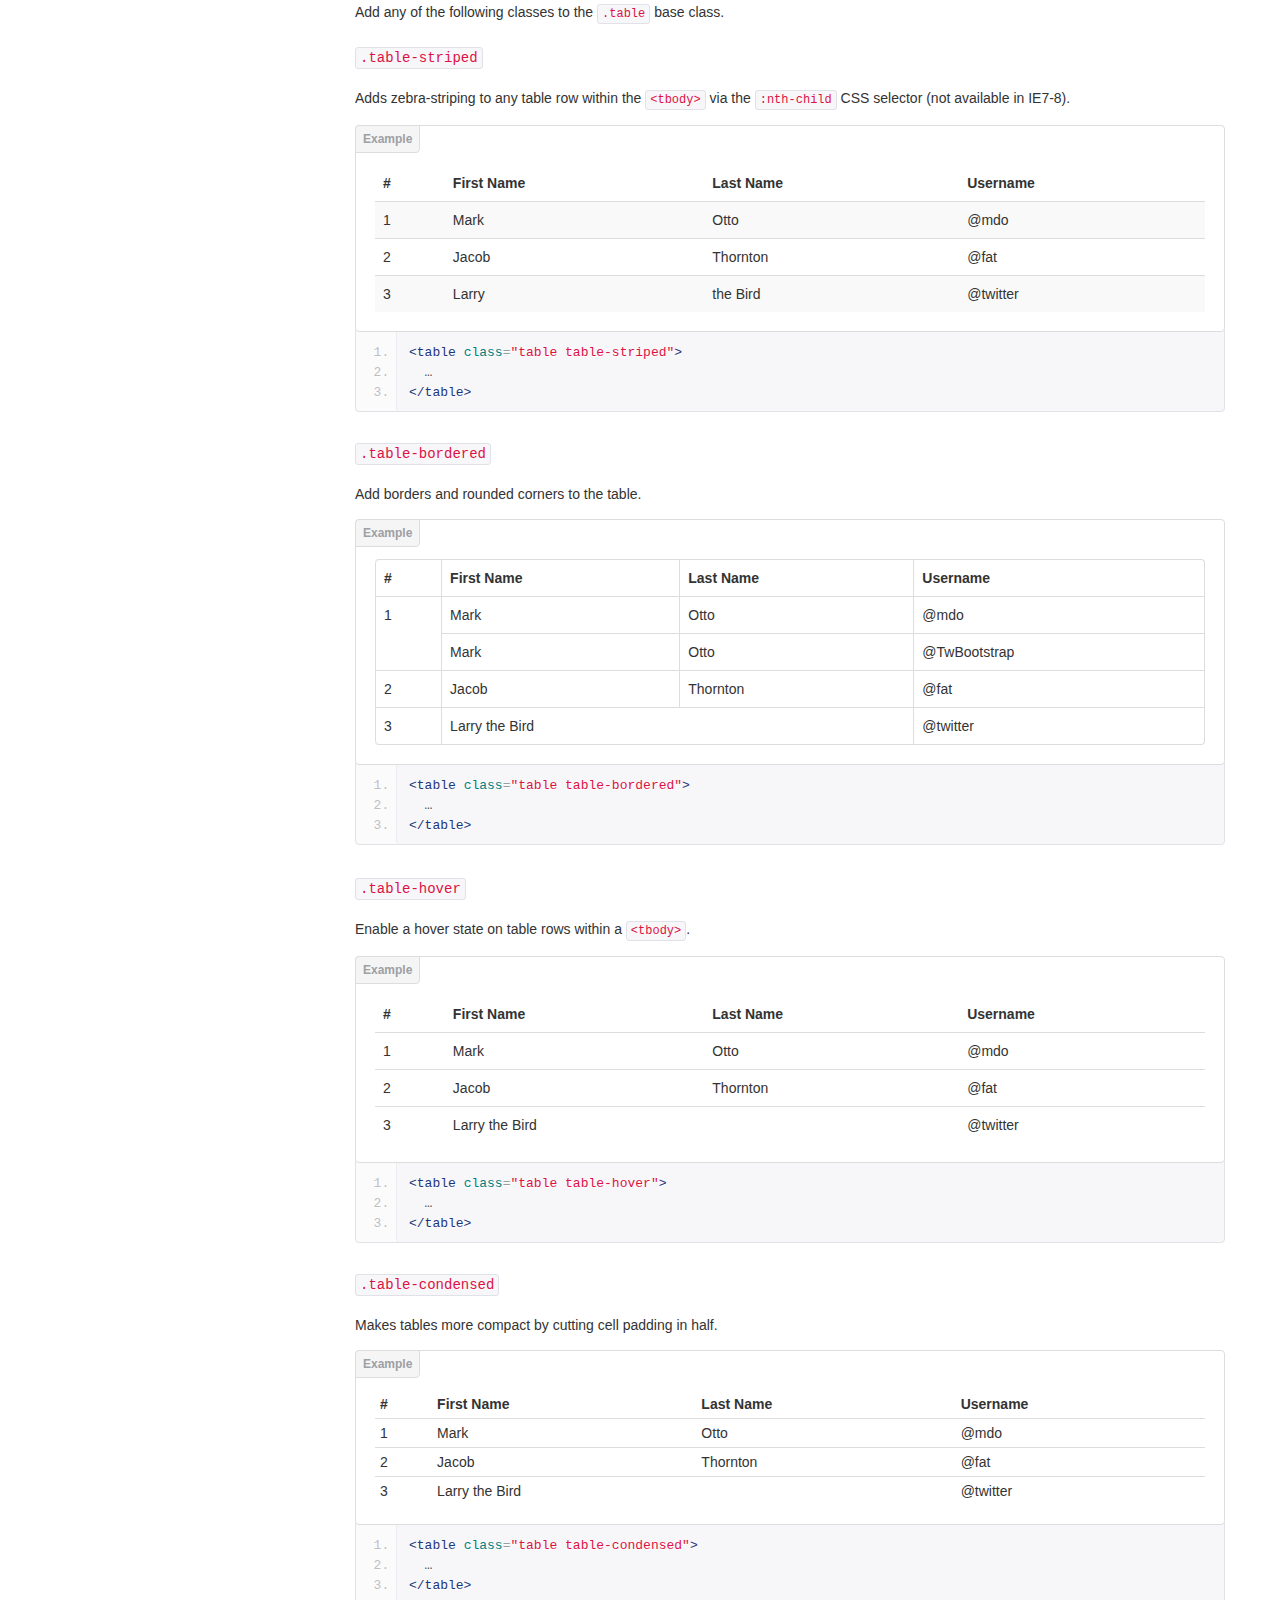
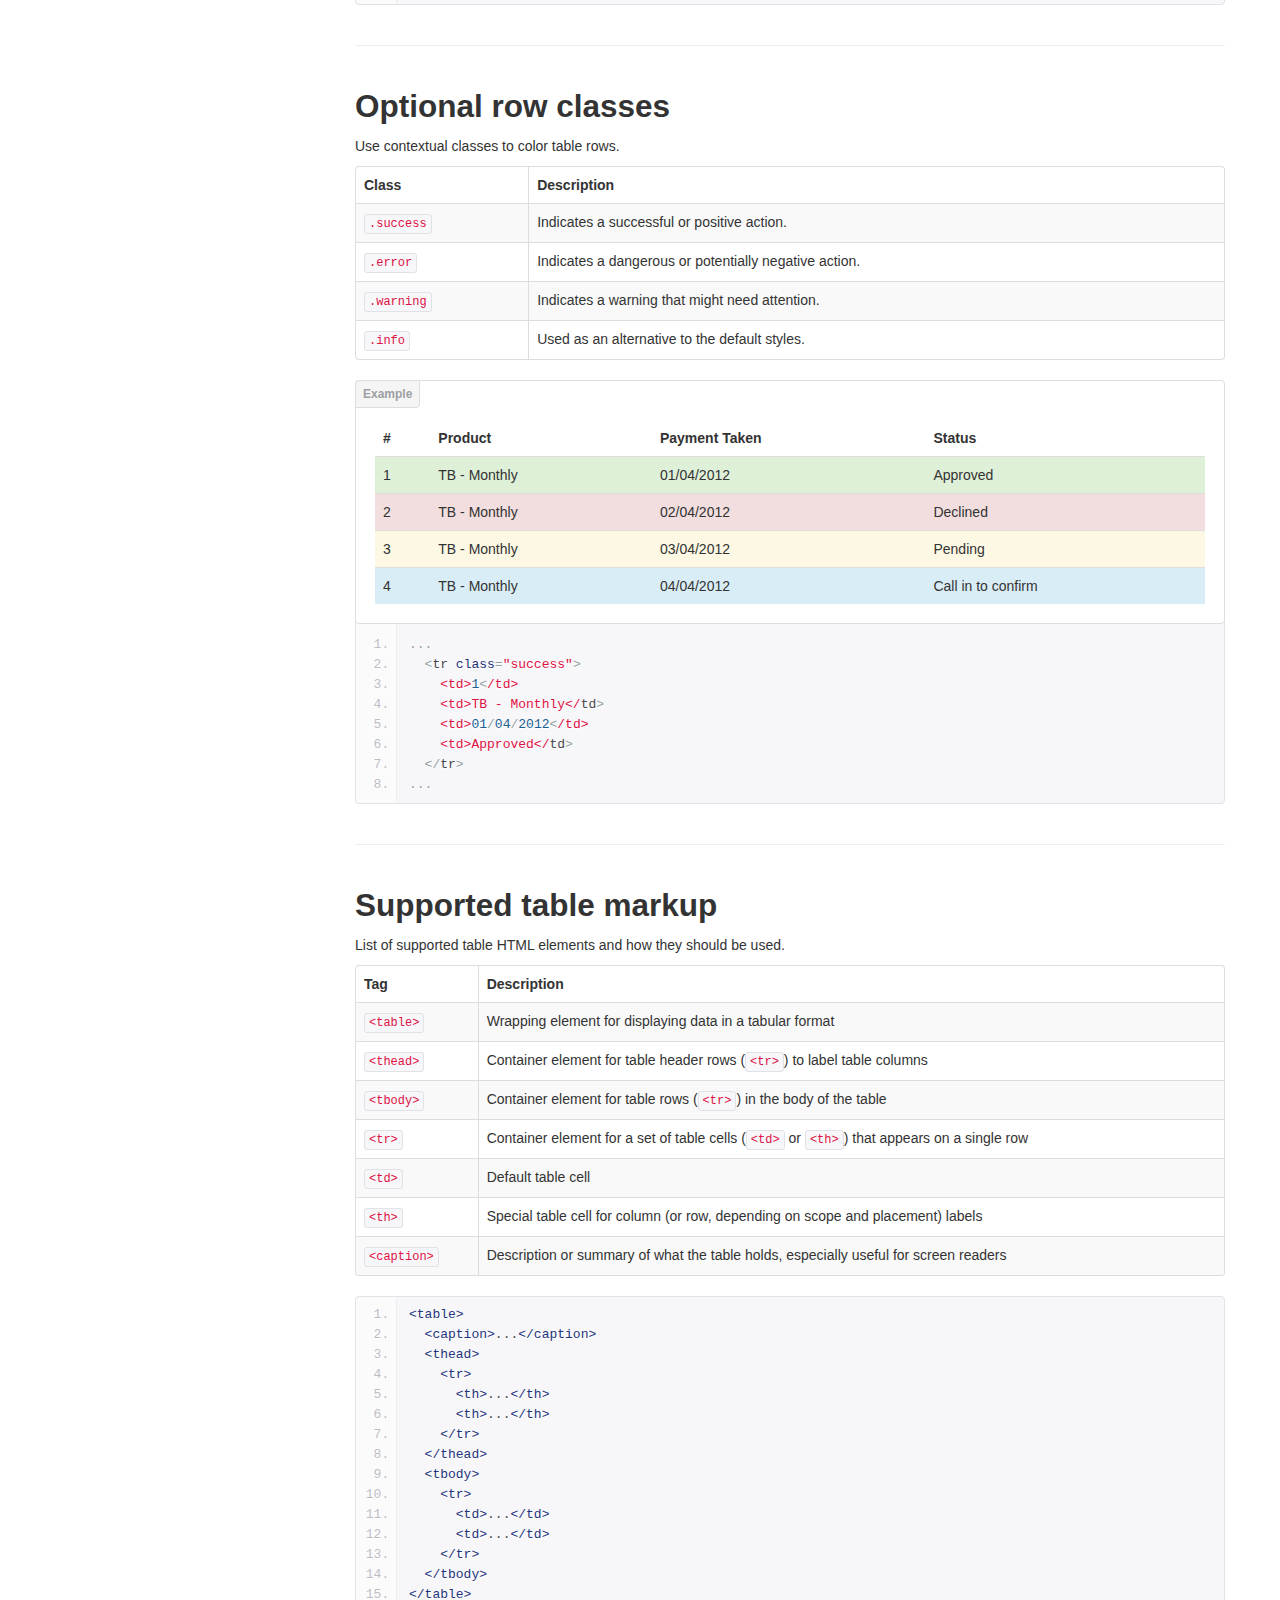
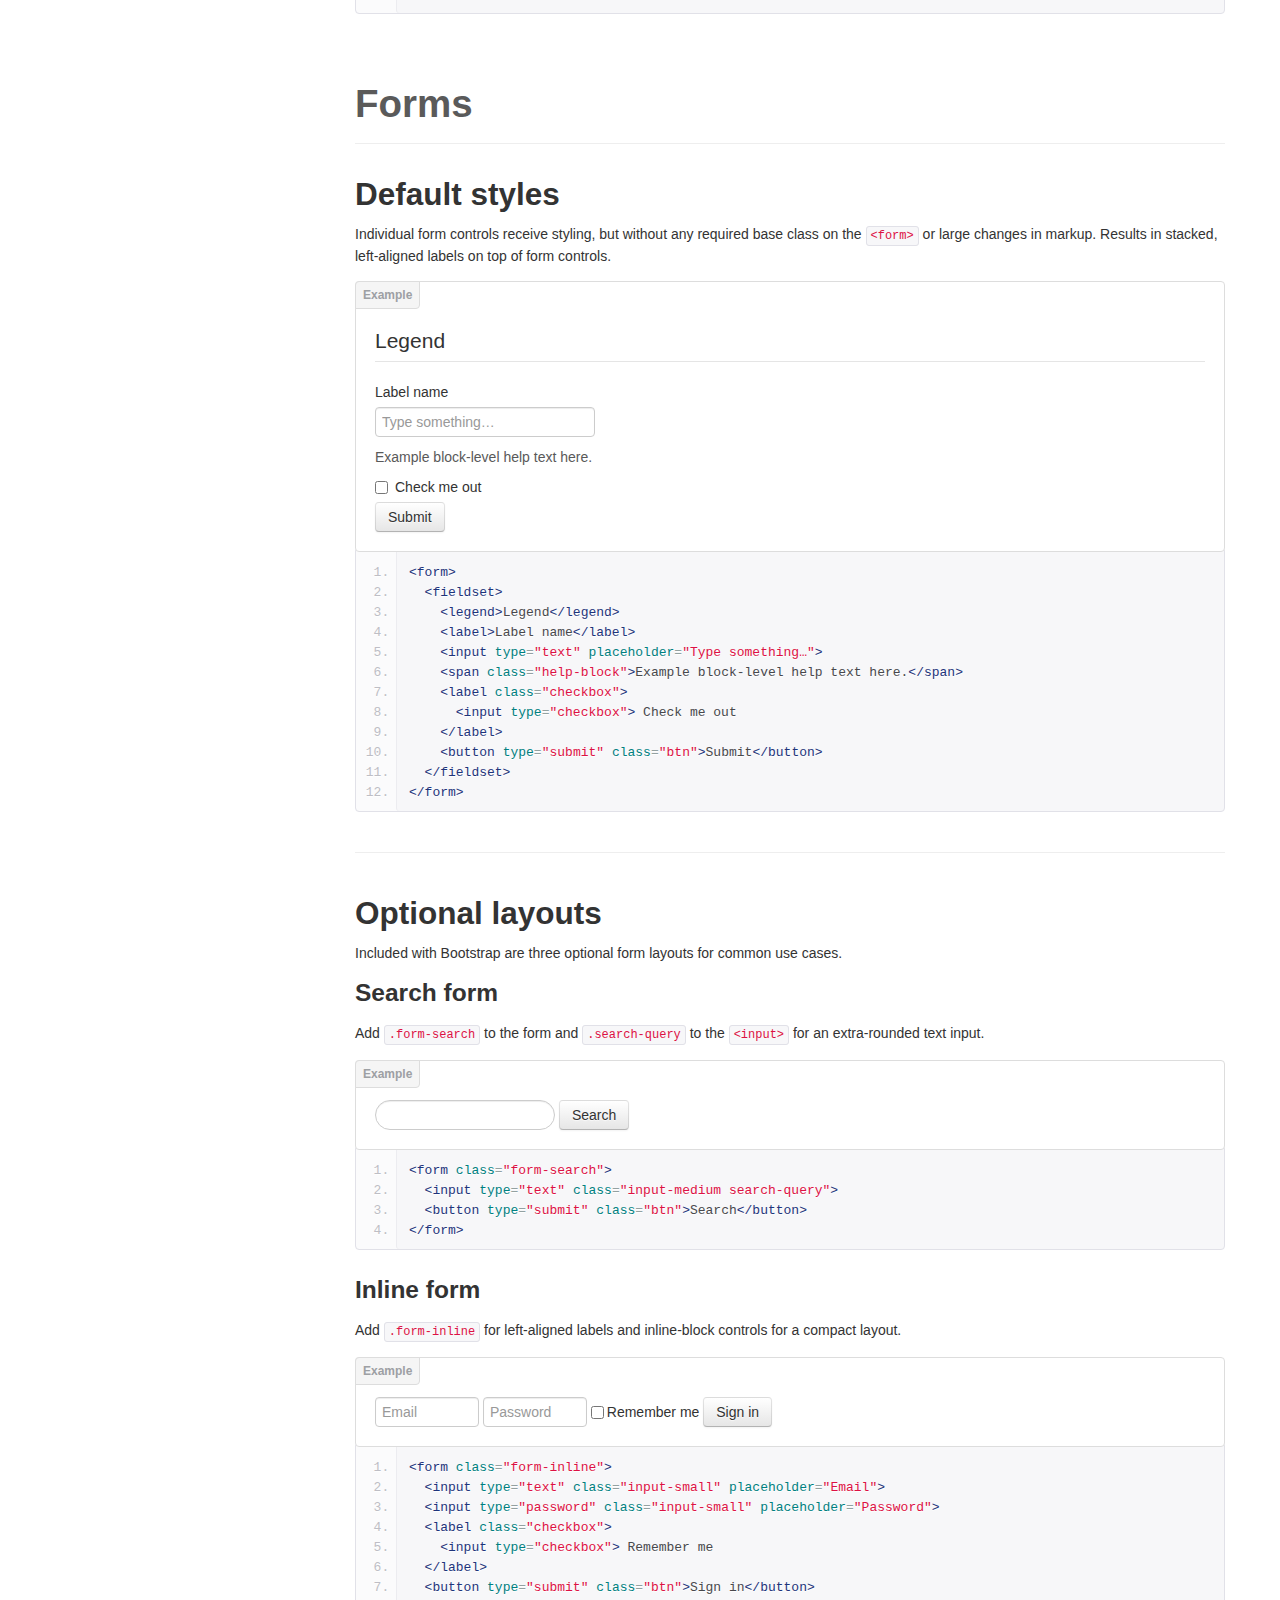
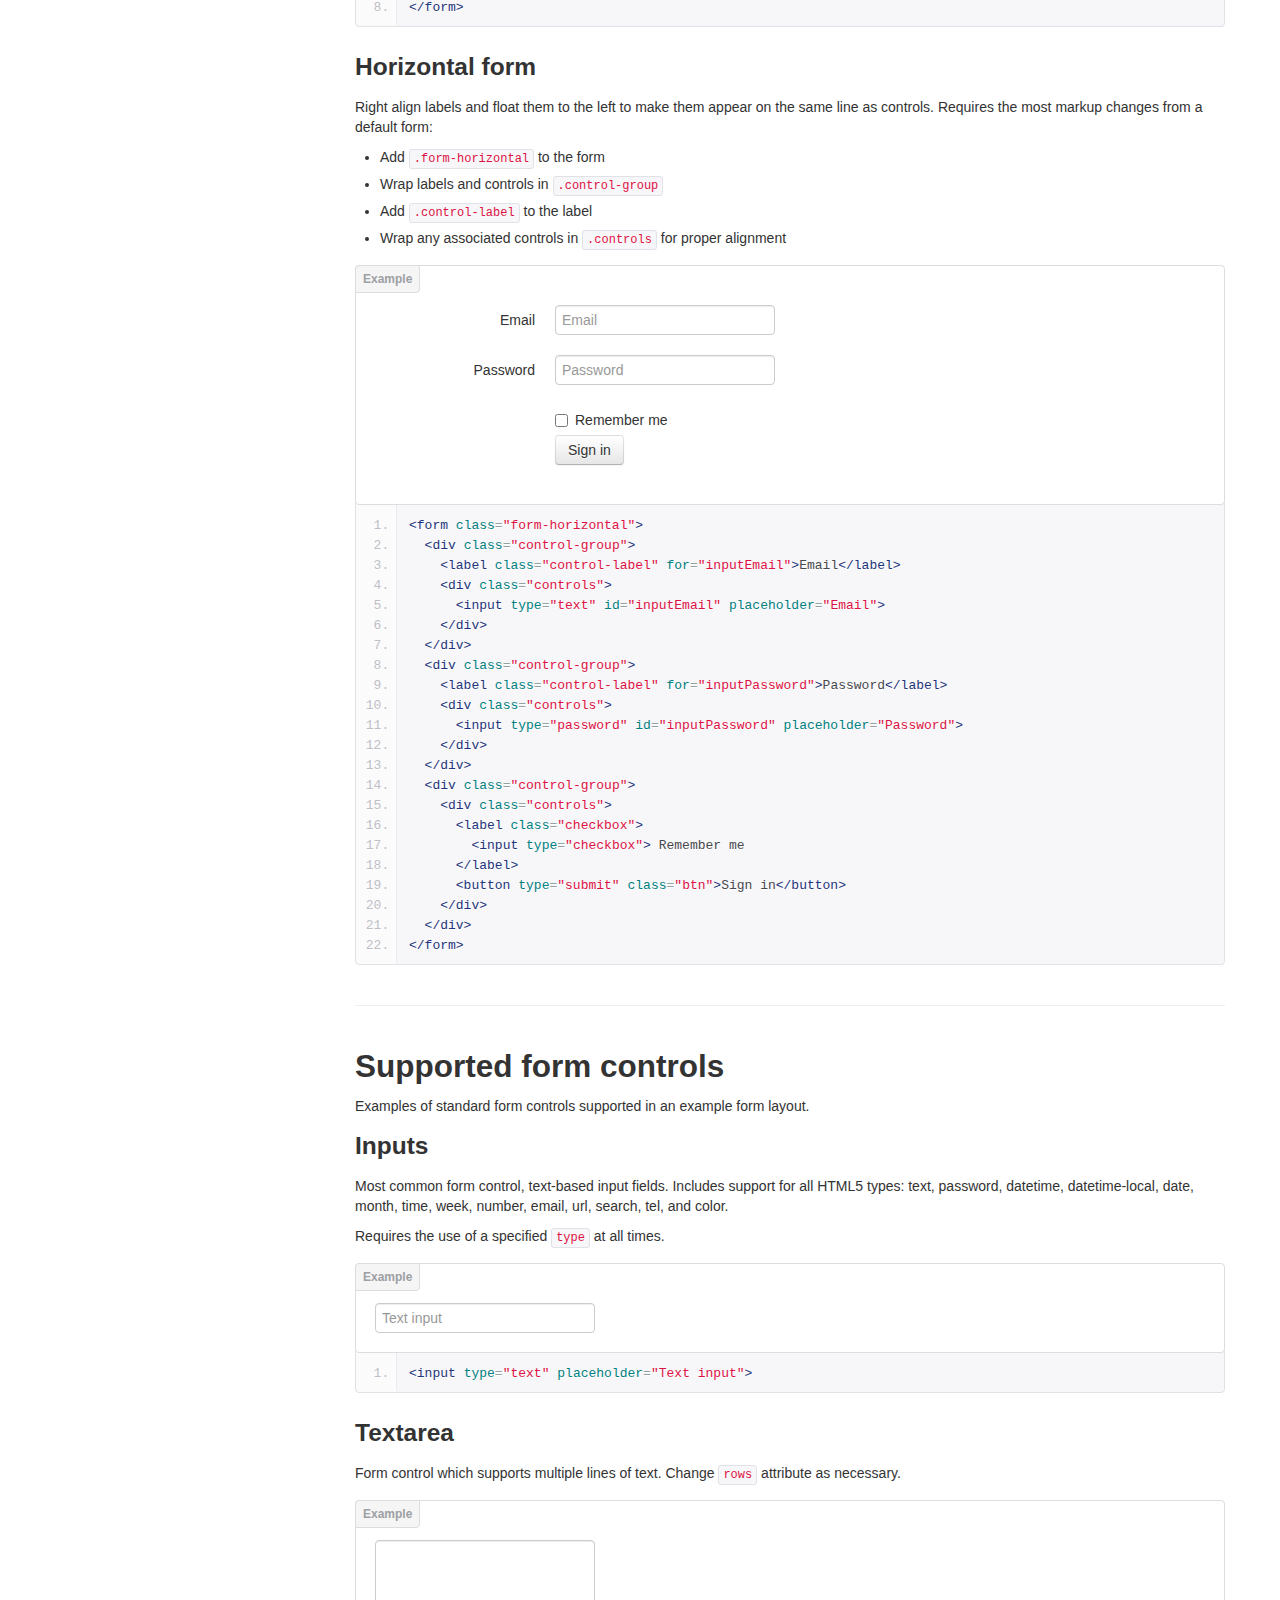
<file: carrusel/docs/base-css.html>
<!DOCTYPE html>
<html lang="en">
  <head>
    <meta charset="utf-8">
    <title>Base · Bootstrap</title>
    <meta name="viewport" content="width=device-width, initial-scale=1.0">
    <meta name="description" content="">
    <meta name="author" content="">

    <!-- Le styles -->
    <link href="assets/css/bootstrap.css" rel="stylesheet">
    <link href="assets/css/bootstrap-responsive.css" rel="stylesheet">
    <link href="assets/css/docs.css" rel="stylesheet">
    <link href="assets/js/google-code-prettify/prettify.css" rel="stylesheet">

    <!-- Le HTML5 shim, for IE6-8 support of HTML5 elements -->
    <!--[if lt IE 9]>
      <script src="assets/js/html5shiv.js"></script>
    <![endif]-->

    <!-- Le fav and touch icons -->
    <link rel="apple-touch-icon-precomposed" sizes="144x144" href="assets/ico/apple-touch-icon-144-precomposed.png">
    <link rel="apple-touch-icon-precomposed" sizes="114x114" href="assets/ico/apple-touch-icon-114-precomposed.png">
      <link rel="apple-touch-icon-precomposed" sizes="72x72" href="assets/ico/apple-touch-icon-72-precomposed.png">
                    <link rel="apple-touch-icon-precomposed" href="assets/ico/apple-touch-icon-57-precomposed.png">
                                   <link rel="shortcut icon" href="assets/ico/favicon.png">

    <script type="text/javascript">
      var _gaq = _gaq || [];
      _gaq.push(['_setAccount', 'UA-146052-10']);
      _gaq.push(['_trackPageview']);
      (function() {
        var ga = document.createElement('script'); ga.type = 'text/javascript'; ga.async = true;
        ga.src = ('https:' == document.location.protocol ? 'https://ssl' : 'http://www') + '.google-analytics.com/ga.js';
        var s = document.getElementsByTagName('script')[0]; s.parentNode.insertBefore(ga, s);
      })();
    </script>
  </head>

  <body data-spy="scroll" data-target=".bs-docs-sidebar">

    <!-- Navbar
    ================================================== -->
    <div class="navbar navbar-inverse navbar-fixed-top">
      <div class="navbar-inner">
        <div class="container">
          <button type="button" class="btn btn-navbar" data-toggle="collapse" data-target=".nav-collapse">
            <span class="icon-bar"></span>
            <span class="icon-bar"></span>
            <span class="icon-bar"></span>
          </button>
          <a class="brand" href="./index.html">Bootstrap</a>
          <div class="nav-collapse collapse">
            <ul class="nav">
              <li class="">
                <a href="./index.html">Home</a>
              </li>
              <li class="">
                <a href="./getting-started.html">Get started</a>
              </li>
              <li class="">
                <a href="./scaffolding.html">Scaffolding</a>
              </li>
              <li class="active">
                <a href="./base-css.html">Base CSS</a>
              </li>
              <li class="">
                <a href="./components.html">Components</a>
              </li>
              <li class="">
                <a href="./javascript.html">JavaScript</a>
              </li>
              <li class="">
                <a href="./customize.html">Customize</a>
              </li>
            </ul>
          </div>
        </div>
      </div>
    </div>

<!-- Subhead
================================================== -->
<header class="jumbotron subhead" id="overview">
  <div class="container">
    <h1>Base CSS</h1>
    <p class="lead">Fundamental HTML elements styled and enhanced with extensible classes.</p>
  </div>
</header>


  <div class="container">

    <!-- Docs nav
    ================================================== -->
    <div class="row">
      <div class="span3 bs-docs-sidebar">
        <ul class="nav nav-list bs-docs-sidenav">
          <li><a href="#typography"><i class="icon-chevron-right"></i> Typography</a></li>
          <li><a href="#code"><i class="icon-chevron-right"></i> Code</a></li>
          <li><a href="#tables"><i class="icon-chevron-right"></i> Tables</a></li>
          <li><a href="#forms"><i class="icon-chevron-right"></i> Forms</a></li>
          <li><a href="#buttons"><i class="icon-chevron-right"></i> Buttons</a></li>
          <li><a href="#images"><i class="icon-chevron-right"></i> Images</a></li>
          <li><a href="#icons"><i class="icon-chevron-right"></i> Icons by Glyphicons</a></li>
        </ul>
      </div>
      <div class="span9">



        <!-- Typography
        ================================================== -->
        <section id="typography">
          <div class="page-header">
            <h1>Typography</h1>
          </div>

          <h2 id="headings">Headings</h2>
          <p>All HTML headings, <code>&lt;h1&gt;</code> through <code>&lt;h6&gt;</code> are available.</p>
          <div class="bs-docs-example">
            <h1>h1. Heading 1</h1>
            <h2>h2. Heading 2</h2>
            <h3>h3. Heading 3</h3>
            <h4>h4. Heading 4</h4>
            <h5>h5. Heading 5</h5>
            <h6>h6. Heading 6</h6>
          </div>

          <h2 id="body-copy">Body copy</h2>
          <p>Bootstrap's global default <code>font-size</code> is <strong>14px</strong>, with a <code>line-height</code> of <strong>20px</strong>. This is applied to the <code>&lt;body&gt;</code> and all paragraphs. In addition, <code>&lt;p&gt;</code> (paragraphs) receive a bottom margin of half their line-height (10px by default).</p>
          <div class="bs-docs-example">
            <p>Nullam quis risus eget urna mollis ornare vel eu leo. Cum sociis natoque penatibus et magnis dis parturient montes, nascetur ridiculus mus. Nullam id dolor id nibh ultricies vehicula.</p>
            <p>Cum sociis natoque penatibus et magnis dis parturient montes, nascetur ridiculus mus. Donec ullamcorper nulla non metus auctor fringilla. Duis mollis, est non commodo luctus, nisi erat porttitor ligula, eget lacinia odio sem nec elit. Donec ullamcorper nulla non metus auctor fringilla.</p>
            <p>Maecenas sed diam eget risus varius blandit sit amet non magna. Donec id elit non mi porta gravida at eget metus. Duis mollis, est non commodo luctus, nisi erat porttitor ligula, eget lacinia odio sem nec elit.</p>
          </div>
          <pre class="prettyprint">&lt;p&gt;...&lt;/p&gt;</pre>

          <h3>Lead body copy</h3>
          <p>Make a paragraph stand out by adding <code>.lead</code>.</p>
          <div class="bs-docs-example">
            <p class="lead">Vivamus sagittis lacus vel augue laoreet rutrum faucibus dolor auctor. Duis mollis, est non commodo luctus.</p>
          </div>
          <pre class="prettyprint">&lt;p class="lead"&gt;...&lt;/p&gt;</pre>

          <h3>Built with Less</h3>
          <p>The typographic scale is based on two LESS variables in <strong>variables.less</strong>: <code>@baseFontSize</code> and <code>@baseLineHeight</code>. The first is the base font-size used throughout and the second is the base line-height. We use those variables and some simple math to create the margins, paddings, and line-heights of all our type and more. Customize them and Bootstrap adapts.</p>


          <hr class="bs-docs-separator">


          <h2 id="emphasis">Emphasis</h2>
          <p>Make use of HTML's default emphasis tags with lightweight styles.</p>

          <h3><code>&lt;small&gt;</code></h3>
          <p>For de-emphasizing inline or blocks of text, <small>use the small tag.</small></p>
          <div class="bs-docs-example">
            <p><small>This line of text is meant to be treated as fine print.</small></p>
          </div>
<pre class="prettyprint">
&lt;p&gt;
  &lt;small&gt;This line of text is meant to be treated as fine print.&lt;/small&gt;
&lt;/p&gt;
</pre>

          <h3>Bold</h3>
          <p>For emphasizing a snippet of text with a heavier font-weight.</p>
          <div class="bs-docs-example">
            <p>The following snippet of text is <strong>rendered as bold text</strong>.</p>
          </div>
          <pre class="prettyprint">&lt;strong&gt;rendered as bold text&lt;/strong&gt;</pre>

          <h3>Italics</h3>
          <p>For emphasizing a snippet of text with italics.</p>
          <div class="bs-docs-example">
            <p>The following snippet of text is <em>rendered as italicized text</em>.</p>
          </div>
          <pre class="prettyprint">&lt;em&gt;rendered as italicized text&lt;/em&gt;</pre>

          <p><span class="label label-info">Heads up!</span> Feel free to use <code>&lt;b&gt;</code> and <code>&lt;i&gt;</code> in HTML5. <code>&lt;b&gt;</code> is meant to highlight words or phrases without conveying additional importance while <code>&lt;i&gt;</code> is mostly for voice, technical terms, etc.</p>

          <h3>Alignment classes</h3>
          <p>Easily realign text to components with text alignment classes.</p>
          <div class="bs-docs-example">
            <p class="text-left">Left aligned text.</p>
            <p class="text-center">Center aligned text.</p>
            <p class="text-right">Right aligned text.</p>
          </div>
<pre class="prettyprint linenums">
&lt;p class="text-left"&gt;Left aligned text.&lt;/p&gt;
&lt;p class="text-center"&gt;Center aligned text.&lt;/p&gt;
&lt;p class="text-right"&gt;Right aligned text.&lt;/p&gt;
</pre>

          <h3>Emphasis classes</h3>
          <p>Convey meaning through color with a handful of emphasis utility classes.</p>
          <div class="bs-docs-example">
            <p class="muted">Fusce dapibus, tellus ac cursus commodo, tortor mauris nibh.</p>
            <p class="text-warning">Etiam porta sem malesuada magna mollis euismod.</p>
            <p class="text-error">Donec ullamcorper nulla non metus auctor fringilla.</p>
            <p class="text-info">Aenean eu leo quam. Pellentesque ornare sem lacinia quam venenatis.</p>
            <p class="text-success">Duis mollis, est non commodo luctus, nisi erat porttitor ligula.</p>
          </div>
<pre class="prettyprint linenums">
&lt;p class="muted"&gt;Fusce dapibus, tellus ac cursus commodo, tortor mauris nibh.&lt;/p&gt;
&lt;p class="text-warning"&gt;Etiam porta sem malesuada magna mollis euismod.&lt;/p&gt;
&lt;p class="text-error"&gt;Donec ullamcorper nulla non metus auctor fringilla.&lt;/p&gt;
&lt;p class="text-info"&gt;Aenean eu leo quam. Pellentesque ornare sem lacinia quam venenatis.&lt;/p&gt;
&lt;p class="text-success"&gt;Duis mollis, est non commodo luctus, nisi erat porttitor ligula.&lt;/p&gt;
</pre>


          <hr class="bs-docs-separator">


          <h2 id="abbreviations">Abbreviations</h2>
          <p>Stylized implementation of HTML's <code>&lt;abbr&gt;</code> element for abbreviations and acronyms to show the expanded version on hover. Abbreviations with a <code>title</code> attribute have a light dotted bottom border and a help cursor on hover, providing additional context on hover.</p>

          <h3><code>&lt;abbr&gt;</code></h3>
          <p>For expanded text on long hover of an abbreviation, include the <code>title</code> attribute.</p>
          <div class="bs-docs-example">
            <p>An abbreviation of the word attribute is <abbr title="attribute">attr</abbr>.</p>
          </div>
          <pre class="prettyprint">&lt;abbr title="attribute"&gt;attr&lt;/abbr&gt;</pre>

          <h3><code>&lt;abbr class="initialism"&gt;</code></h3>
          <p>Add <code>.initialism</code> to an abbreviation for a slightly smaller font-size.</p>
          <div class="bs-docs-example">
            <p><abbr title="HyperText Markup Language" class="initialism">HTML</abbr> is the best thing since sliced bread.</p>
          </div>
          <pre class="prettyprint">&lt;abbr title="HyperText Markup Language" class="initialism"&gt;HTML&lt;/abbr&gt;</pre>


          <hr class="bs-docs-separator">


          <h2 id="addresses">Addresses</h2>
          <p>Present contact information for the nearest ancestor or the entire body of work.</p>

          <h3><code>&lt;address&gt;</code></h3>
          <p>Preserve formatting by ending all lines with <code>&lt;br&gt;</code>.</p>
          <div class="bs-docs-example">
            <address>
              <strong>Twitter, Inc.</strong><br>
              795 Folsom Ave, Suite 600<br>
              San Francisco, CA 94107<br>
              <abbr title="Phone">P:</abbr> (123) 456-7890
            </address>
            <address>
              <strong>Full Name</strong><br>
              <a href="mailto:#">first.last@example.com</a>
            </address>
          </div>
<pre class="prettyprint linenums">
&lt;address&gt;
  &lt;strong&gt;Twitter, Inc.&lt;/strong&gt;&lt;br&gt;
  795 Folsom Ave, Suite 600&lt;br&gt;
  San Francisco, CA 94107&lt;br&gt;
  &lt;abbr title="Phone"&gt;P:&lt;/abbr&gt; (123) 456-7890
&lt;/address&gt;

&lt;address&gt;
  &lt;strong&gt;Full Name&lt;/strong&gt;&lt;br&gt;
  &lt;a href="mailto:#"&gt;first.last@example.com&lt;/a&gt;
&lt;/address&gt;
</pre>


          <hr class="bs-docs-separator">


          <h2 id="blockquotes">Blockquotes</h2>
          <p>For quoting blocks of content from another source within your document.</p>

          <h3>Default blockquote</h3>
          <p>Wrap <code>&lt;blockquote&gt;</code> around any <abbr title="HyperText Markup Language">HTML</abbr> as the quote. For straight quotes we recommend a <code>&lt;p&gt;</code>.</p>
          <div class="bs-docs-example">
            <blockquote>
              <p>Lorem ipsum dolor sit amet, consectetur adipiscing elit. Integer posuere erat a ante.</p>
            </blockquote>
          </div>
<pre class="prettyprint linenums">
&lt;blockquote&gt;
  &lt;p&gt;Lorem ipsum dolor sit amet, consectetur adipiscing elit. Integer posuere erat a ante.&lt;/p&gt;
&lt;/blockquote&gt;
</pre>

          <h3>Blockquote options</h3>
          <p>Style and content changes for simple variations on a standard blockquote.</p>

          <h4>Naming a source</h4>
          <p>Add <code>&lt;small&gt;</code> tag for identifying the source. Wrap the name of the source work in <code>&lt;cite&gt;</code>.</p>
          <div class="bs-docs-example">
            <blockquote>
              <p>Lorem ipsum dolor sit amet, consectetur adipiscing elit. Integer posuere erat a ante.</p>
              <small>Someone famous in <cite title="Source Title">Source Title</cite></small>
            </blockquote>
          </div>
<pre class="prettyprint linenums">
&lt;blockquote&gt;
  &lt;p&gt;Lorem ipsum dolor sit amet, consectetur adipiscing elit. Integer posuere erat a ante.&lt;/p&gt;
  &lt;small&gt;Someone famous &lt;cite title="Source Title"&gt;Source Title&lt;/cite&gt;&lt;/small&gt;
&lt;/blockquote&gt;
</pre>

          <h4>Alternate displays</h4>
          <p>Use <code>.pull-right</code> for a floated, right-aligned blockquote.</p>
          <div class="bs-docs-example" style="overflow: hidden;">
            <blockquote class="pull-right">
              <p>Lorem ipsum dolor sit amet, consectetur adipiscing elit. Integer posuere erat a ante.</p>
              <small>Someone famous in <cite title="Source Title">Source Title</cite></small>
            </blockquote>
          </div>
<pre class="prettyprint linenums">
&lt;blockquote class="pull-right"&gt;
  ...
&lt;/blockquote&gt;
</pre>


          <hr class="bs-docs-separator">


          <!-- Lists -->
          <h2 id="lists">Lists</h2>

          <h3>Unordered</h3>
          <p>A list of items in which the order does <em>not</em> explicitly matter.</p>
          <div class="bs-docs-example">
            <ul>
              <li>Lorem ipsum dolor sit amet</li>
              <li>Consectetur adipiscing elit</li>
              <li>Integer molestie lorem at massa</li>
              <li>Facilisis in pretium nisl aliquet</li>
              <li>Nulla volutpat aliquam velit
                <ul>
                  <li>Phasellus iaculis neque</li>
                  <li>Purus sodales ultricies</li>
                  <li>Vestibulum laoreet porttitor sem</li>
                  <li>Ac tristique libero volutpat at</li>
                </ul>
              </li>
              <li>Faucibus porta lacus fringilla vel</li>
              <li>Aenean sit amet erat nunc</li>
              <li>Eget porttitor lorem</li>
            </ul>
          </div>
<pre class="prettyprint linenums">
&lt;ul&gt;
  &lt;li&gt;...&lt;/li&gt;
&lt;/ul&gt;
</pre>

          <h3>Ordered</h3>
          <p>A list of items in which the order <em>does</em> explicitly matter.</p>
          <div class="bs-docs-example">
            <ol>
              <li>Lorem ipsum dolor sit amet</li>
              <li>Consectetur adipiscing elit</li>
              <li>Integer molestie lorem at massa</li>
              <li>Facilisis in pretium nisl aliquet</li>
              <li>Nulla volutpat aliquam velit</li>
              <li>Faucibus porta lacus fringilla vel</li>
              <li>Aenean sit amet erat nunc</li>
              <li>Eget porttitor lorem</li>
            </ol>
          </div>
<pre class="prettyprint linenums">
&lt;ol&gt;
  &lt;li&gt;...&lt;/li&gt;
&lt;/ol&gt;
</pre>

        <h3>Unstyled</h3>
        <p>Remove the default <code>list-style</code> and left padding on list items (immediate children only).</p>
        <div class="bs-docs-example">
          <ul class="unstyled">
            <li>Lorem ipsum dolor sit amet</li>
            <li>Consectetur adipiscing elit</li>
            <li>Integer molestie lorem at massa</li>
            <li>Facilisis in pretium nisl aliquet</li>
            <li>Nulla volutpat aliquam velit
              <ul>
                <li>Phasellus iaculis neque</li>
                <li>Purus sodales ultricies</li>
                <li>Vestibulum laoreet porttitor sem</li>
                <li>Ac tristique libero volutpat at</li>
              </ul>
            </li>
            <li>Faucibus porta lacus fringilla vel</li>
            <li>Aenean sit amet erat nunc</li>
            <li>Eget porttitor lorem</li>
          </ul>
        </div>
<pre class="prettyprint linenums">
&lt;ul class="unstyled"&gt;
  &lt;li&gt;...&lt;/li&gt;
&lt;/ul&gt;
</pre>

        <h3>Inline</h3>
        <p>Place all list items on a single line with <code>inline-block</code> and some light padding.</p>
        <div class="bs-docs-example">
          <ul class="inline">
            <li>Lorem ipsum</li>
            <li>Phasellus iaculis</li>
            <li>Nulla volutpat</li>
          </ul>
        </div>
<pre class="prettyprint linenums">
&lt;ul class="inline"&gt;
  &lt;li&gt;...&lt;/li&gt;
&lt;/ul&gt;
</pre>

        <h3>Description</h3>
        <p>A list of terms with their associated descriptions.</p>
        <div class="bs-docs-example">
          <dl>
            <dt>Description lists</dt>
            <dd>A description list is perfect for defining terms.</dd>
            <dt>Euismod</dt>
            <dd>Vestibulum id ligula porta felis euismod semper eget lacinia odio sem nec elit.</dd>
            <dd>Donec id elit non mi porta gravida at eget metus.</dd>
            <dt>Malesuada porta</dt>
            <dd>Etiam porta sem malesuada magna mollis euismod.</dd>
          </dl>
        </div>
<pre class="prettyprint linenums">
&lt;dl&gt;
  &lt;dt&gt;...&lt;/dt&gt;
  &lt;dd&gt;...&lt;/dd&gt;
&lt;/dl&gt;
</pre>

        <h4>Horizontal description</h4>
        <p>Make terms and descriptions in <code>&lt;dl&gt;</code> line up side-by-side.</p>
        <div class="bs-docs-example">
          <dl class="dl-horizontal">
            <dt>Description lists</dt>
            <dd>A description list is perfect for defining terms.</dd>
            <dt>Euismod</dt>
            <dd>Vestibulum id ligula porta felis euismod semper eget lacinia odio sem nec elit.</dd>
            <dd>Donec id elit non mi porta gravida at eget metus.</dd>
            <dt>Malesuada porta</dt>
            <dd>Etiam porta sem malesuada magna mollis euismod.</dd>
            <dt>Felis euismod semper eget lacinia</dt>
            <dd>Fusce dapibus, tellus ac cursus commodo, tortor mauris condimentum nibh, ut fermentum massa justo sit amet risus.</dd>
          </dl>
        </div>
<pre class="prettyprint linenums">
&lt;dl class="dl-horizontal"&gt;
  &lt;dt&gt;...&lt;/dt&gt;
  &lt;dd&gt;...&lt;/dd&gt;
&lt;/dl&gt;
</pre>
        <p>
          <span class="label label-info">Heads up!</span>
          Horizontal description lists will truncate terms that are too long to fit in the left column fix <code>text-overflow</code>. In narrower viewports, they will change to the default stacked layout.
        </p>
      </section>



        <!-- Code
        ================================================== -->
        <section id="code">
          <div class="page-header">
            <h1>Code</h1>
          </div>

          <h2>Inline</h2>
          <p>Wrap inline snippets of code with <code>&lt;code&gt;</code>.</p>
<div class="bs-docs-example">
  For example, <code>&lt;section&gt;</code> should be wrapped as inline.
</div>
<pre class="prettyprint linenums">
For example, &lt;code&gt;&amp;lt;section&amp;gt;&lt;/code&gt; should be wrapped as inline.
</pre>

          <h2>Basic block</h2>
          <p>Use <code>&lt;pre&gt;</code> for multiple lines of code. Be sure to escape any angle brackets in the code for proper rendering.</p>
<div class="bs-docs-example">
  <pre>&lt;p&gt;Sample text here...&lt;/p&gt;</pre>
</div>
<pre class="prettyprint linenums" style="margin-bottom: 9px;">
&lt;pre&gt;
  &amp;lt;p&amp;gt;Sample text here...&amp;lt;/p&amp;gt;
&lt;/pre&gt;
</pre>
          <p><span class="label label-info">Heads up!</span> Be sure to keep code within <code>&lt;pre&gt;</code> tags as close to the left as possible; it will render all tabs.</p>
          <p>You may optionally add the <code>.pre-scrollable</code> class which will set a max-height of 350px and provide a y-axis scrollbar.</p>
        </section>



        <!-- Tables
        ================================================== -->
        <section id="tables">
          <div class="page-header">
            <h1>Tables</h1>
          </div>

          <h2>Default styles</h2>
          <p>For basic styling&mdash;light padding and only horizontal dividers&mdash;add the base class <code>.table</code> to any <code>&lt;table&gt;</code>.</p>
          <div class="bs-docs-example">
            <table class="table">
              <thead>
                <tr>
                  <th>#</th>
                  <th>First Name</th>
                  <th>Last Name</th>
                  <th>Username</th>
                </tr>
              </thead>
              <tbody>
                <tr>
                  <td>1</td>
                  <td>Mark</td>
                  <td>Otto</td>
                  <td>@mdo</td>
                </tr>
                <tr>
                  <td>2</td>
                  <td>Jacob</td>
                  <td>Thornton</td>
                  <td>@fat</td>
                </tr>
                <tr>
                  <td>3</td>
                  <td>Larry</td>
                  <td>the Bird</td>
                  <td>@twitter</td>
                </tr>
              </tbody>
            </table>
          </div>
<pre class="prettyprint linenums">
&lt;table class="table"&gt;
  …
&lt;/table&gt;
</pre>


          <hr class="bs-docs-separator">


          <h2>Optional classes</h2>
          <p>Add any of the following classes to the <code>.table</code> base class.</p>

          <h3><code>.table-striped</code></h3>
          <p>Adds zebra-striping to any table row within the <code>&lt;tbody&gt;</code> via the <code>:nth-child</code> CSS selector (not available in IE7-8).</p>
          <div class="bs-docs-example">
            <table class="table table-striped">
              <thead>
                <tr>
                  <th>#</th>
                  <th>First Name</th>
                  <th>Last Name</th>
                  <th>Username</th>
                </tr>
              </thead>
              <tbody>
                <tr>
                  <td>1</td>
                  <td>Mark</td>
                  <td>Otto</td>
                  <td>@mdo</td>
                </tr>
                <tr>
                  <td>2</td>
                  <td>Jacob</td>
                  <td>Thornton</td>
                  <td>@fat</td>
                </tr>
                <tr>
                  <td>3</td>
                  <td>Larry</td>
                  <td>the Bird</td>
                  <td>@twitter</td>
                </tr>
              </tbody>
            </table>
          </div>
<pre class="prettyprint linenums" style="margin-bottom: 18px;">
&lt;table class="table table-striped"&gt;
  …
&lt;/table&gt;
</pre>

          <h3><code>.table-bordered</code></h3>
          <p>Add borders and rounded corners to the table.</p>
          <div class="bs-docs-example">
            <table class="table table-bordered">
              <thead>
                <tr>
                  <th>#</th>
                  <th>First Name</th>
                  <th>Last Name</th>
                  <th>Username</th>
                </tr>
              </thead>
              <tbody>
                <tr>
                  <td rowspan="2">1</td>
                  <td>Mark</td>
                  <td>Otto</td>
                  <td>@mdo</td>
                </tr>
                <tr>
                  <td>Mark</td>
                  <td>Otto</td>
                  <td>@TwBootstrap</td>
                </tr>
                <tr>
                  <td>2</td>
                  <td>Jacob</td>
                  <td>Thornton</td>
                  <td>@fat</td>
                </tr>
                <tr>
                  <td>3</td>
                  <td colspan="2">Larry the Bird</td>
                  <td>@twitter</td>
                </tr>
              </tbody>
            </table>
          </div>
<pre class="prettyprint linenums">
&lt;table class="table table-bordered"&gt;
  …
&lt;/table&gt;
</pre>

          <h3><code>.table-hover</code></h3>
          <p>Enable a hover state on table rows within a <code>&lt;tbody&gt;</code>.</p>
          <div class="bs-docs-example">
            <table class="table table-hover">
              <thead>
                <tr>
                  <th>#</th>
                  <th>First Name</th>
                  <th>Last Name</th>
                  <th>Username</th>
                </tr>
              </thead>
              <tbody>
                <tr>
                  <td>1</td>
                  <td>Mark</td>
                  <td>Otto</td>
                  <td>@mdo</td>
                </tr>
                <tr>
                  <td>2</td>
                  <td>Jacob</td>
                  <td>Thornton</td>
                  <td>@fat</td>
                </tr>
                <tr>
                  <td>3</td>
                  <td colspan="2">Larry the Bird</td>
                  <td>@twitter</td>
                </tr>
              </tbody>
            </table>
          </div>
<pre class="prettyprint linenums" style="margin-bottom: 18px;">
&lt;table class="table table-hover"&gt;
  …
&lt;/table&gt;
</pre>

          <h3><code>.table-condensed</code></h3>
          <p>Makes tables more compact by cutting cell padding in half.</p>
          <div class="bs-docs-example">
            <table class="table table-condensed">
              <thead>
                <tr>
                  <th>#</th>
                  <th>First Name</th>
                  <th>Last Name</th>
                  <th>Username</th>
                </tr>
              </thead>
              <tbody>
                <tr>
                  <td>1</td>
                  <td>Mark</td>
                  <td>Otto</td>
                  <td>@mdo</td>
                </tr>
                <tr>
                  <td>2</td>
                  <td>Jacob</td>
                  <td>Thornton</td>
                  <td>@fat</td>
                </tr>
                <tr>
                  <td>3</td>
                  <td colspan="2">Larry the Bird</td>
                  <td>@twitter</td>
                </tr>
              </tbody>
            </table>
          </div>
<pre class="prettyprint linenums" style="margin-bottom: 18px;">
&lt;table class="table table-condensed"&gt;
  …
&lt;/table&gt;
</pre>


          <hr class="bs-docs-separator">


          <h2>Optional row classes</h2>
          <p>Use contextual classes to color table rows.</p>
          <table class="table table-bordered table-striped">
            <colgroup>
              <col class="span1">
              <col class="span7">
            </colgroup>
            <thead>
              <tr>
                <th>Class</th>
                <th>Description</th>
              </tr>
            </thead>
            <tbody>
              <tr>
                <td>
                  <code>.success</code>
                </td>
                <td>Indicates a successful or positive action.</td>
              </tr>
              <tr>
                <td>
                  <code>.error</code>
                </td>
                <td>Indicates a dangerous or potentially negative action.</td>
              </tr>
              <tr>
                <td>
                  <code>.warning</code>
                </td>
                <td>Indicates a warning that might need attention.</td>
              </tr>
              <tr>
                <td>
                  <code>.info</code>
                </td>
                <td>Used as an alternative to the default styles.</td>
              </tr>
            </tbody>
          </table>
          <div class="bs-docs-example">
            <table class="table">
              <thead>
                <tr>
                  <th>#</th>
                  <th>Product</th>
                  <th>Payment Taken</th>
                  <th>Status</th>
                </tr>
              </thead>
              <tbody>
                <tr class="success">
                  <td>1</td>
                  <td>TB - Monthly</td>
                  <td>01/04/2012</td>
                  <td>Approved</td>
                </tr>
                <tr class="error">
                  <td>2</td>
                  <td>TB - Monthly</td>
                  <td>02/04/2012</td>
                  <td>Declined</td>
                </tr>
                <tr class="warning">
                  <td>3</td>
                  <td>TB - Monthly</td>
                  <td>03/04/2012</td>
                  <td>Pending</td>
                </tr>
                <tr class="info">
                  <td>4</td>
                  <td>TB - Monthly</td>
                  <td>04/04/2012</td>
                  <td>Call in to confirm</td>
                </tr>
              </tbody>
            </table>
          </div>
<pre class="prettyprint linenums">
...
  &lt;tr class="success"&gt;
    &lt;td&gt;1&lt;/td&gt;
    &lt;td&gt;TB - Monthly&lt;/td&gt;
    &lt;td&gt;01/04/2012&lt;/td&gt;
    &lt;td&gt;Approved&lt;/td&gt;
  &lt;/tr&gt;
...
</pre>


          <hr class="bs-docs-separator">


          <h2>Supported table markup</h2>
          <p>List of supported table HTML elements and how they should be used.</p>
          <table class="table table-bordered table-striped">
            <colgroup>
              <col class="span1">
              <col class="span7">
            </colgroup>
            <thead>
              <tr>
                <th>Tag</th>
                <th>Description</th>
              </tr>
            </thead>
            <tbody>
              <tr>
                <td>
                  <code>&lt;table&gt;</code>
                </td>
                <td>
                  Wrapping element for displaying data in a tabular format
                </td>
              </tr>
              <tr>
                <td>
                  <code>&lt;thead&gt;</code>
                </td>
                <td>
                  Container element for table header rows (<code>&lt;tr&gt;</code>) to label table columns
                </td>
              </tr>
              <tr>
                <td>
                  <code>&lt;tbody&gt;</code>
                </td>
                <td>
                  Container element for table rows (<code>&lt;tr&gt;</code>) in the body of the table
                </td>
              </tr>
              <tr>
                <td>
                  <code>&lt;tr&gt;</code>
                </td>
                <td>
                  Container element for a set of table cells (<code>&lt;td&gt;</code> or <code>&lt;th&gt;</code>) that appears on a single row
                </td>
              </tr>
              <tr>
                <td>
                  <code>&lt;td&gt;</code>
                </td>
                <td>
                  Default table cell
                </td>
              </tr>
              <tr>
                <td>
                  <code>&lt;th&gt;</code>
                </td>
                <td>
                  Special table cell for column (or row, depending on scope and placement) labels
                </td>
              </tr>
              <tr>
                <td>
                  <code>&lt;caption&gt;</code>
                </td>
                <td>
                  Description or summary of what the table holds, especially useful for screen readers
                </td>
              </tr>
            </tbody>
          </table>
<pre class="prettyprint linenums">
&lt;table&gt;
  &lt;caption&gt;...&lt;/caption&gt;
  &lt;thead&gt;
    &lt;tr&gt;
      &lt;th&gt;...&lt;/th&gt;
      &lt;th&gt;...&lt;/th&gt;
    &lt;/tr&gt;
  &lt;/thead&gt;
  &lt;tbody&gt;
    &lt;tr&gt;
      &lt;td&gt;...&lt;/td&gt;
      &lt;td&gt;...&lt;/td&gt;
    &lt;/tr&gt;
  &lt;/tbody&gt;
&lt;/table&gt;
</pre>

        </section>



        <!-- Forms
        ================================================== -->
        <section id="forms">
          <div class="page-header">
            <h1>Forms</h1>
          </div>

          <h2>Default styles</h2>
          <p>Individual form controls receive styling, but without any required base class on the <code>&lt;form&gt;</code> or large changes in markup. Results in stacked, left-aligned labels on top of form controls.</p>
          <form class="bs-docs-example">
            <fieldset>
              <legend>Legend</legend>
              <label>Label name</label>
              <input type="text" placeholder="Type something…">
              <span class="help-block">Example block-level help text here.</span>
              <label class="checkbox">
                <input type="checkbox"> Check me out
              </label>
              <button type="submit" class="btn">Submit</button>
            </fieldset>
          </form>
<pre class="prettyprint linenums">
&lt;form&gt;
  &lt;fieldset&gt;
    &lt;legend&gt;Legend&lt;/legend&gt;
    &lt;label&gt;Label name&lt;/label&gt;
    &lt;input type="text" placeholder="Type something…"&gt;
    &lt;span class="help-block"&gt;Example block-level help text here.&lt;/span&gt;
    &lt;label class="checkbox"&gt;
      &lt;input type="checkbox"&gt; Check me out
    &lt;/label&gt;
    &lt;button type="submit" class="btn"&gt;Submit&lt;/button&gt;
  &lt;/fieldset&gt;
&lt;/form&gt;
</pre>


          <hr class="bs-docs-separator">


          <h2>Optional layouts</h2>
          <p>Included with Bootstrap are three optional form layouts for common use cases.</p>

          <h3>Search form</h3>
          <p>Add <code>.form-search</code> to the form and <code>.search-query</code> to the <code>&lt;input&gt;</code> for an extra-rounded text input.</p>
          <form class="bs-docs-example form-search">
            <input type="text" class="input-medium search-query">
            <button type="submit" class="btn">Search</button>
          </form>
<pre class="prettyprint linenums">
&lt;form class="form-search"&gt;
  &lt;input type="text" class="input-medium search-query"&gt;
  &lt;button type="submit" class="btn"&gt;Search&lt;/button&gt;
&lt;/form&gt;
</pre>

          <h3>Inline form</h3>
          <p>Add <code>.form-inline</code> for left-aligned labels and inline-block controls for a compact layout.</p>
          <form class="bs-docs-example form-inline">
            <input type="text" class="input-small" placeholder="Email">
            <input type="password" class="input-small" placeholder="Password">
            <label class="checkbox">
              <input type="checkbox"> Remember me
            </label>
            <button type="submit" class="btn">Sign in</button>
          </form>
<pre class="prettyprint linenums">
&lt;form class="form-inline"&gt;
  &lt;input type="text" class="input-small" placeholder="Email"&gt;
  &lt;input type="password" class="input-small" placeholder="Password"&gt;
  &lt;label class="checkbox"&gt;
    &lt;input type="checkbox"&gt; Remember me
  &lt;/label&gt;
  &lt;button type="submit" class="btn"&gt;Sign in&lt;/button&gt;
&lt;/form&gt;
</pre>

          <h3>Horizontal form</h3>
          <p>Right align labels and float them to the left to make them appear on the same line as controls. Requires the most markup changes from a default form:</p>
          <ul>
            <li>Add <code>.form-horizontal</code> to the form</li>
            <li>Wrap labels and controls in <code>.control-group</code></li>
            <li>Add <code>.control-label</code> to the label</li>
            <li>Wrap any associated controls in <code>.controls</code> for proper alignment</li>
          </ul>
          <form class="bs-docs-example form-horizontal">
            <div class="control-group">
              <label class="control-label" for="inputEmail">Email</label>
              <div class="controls">
                <input type="text" id="inputEmail" placeholder="Email">
              </div>
            </div>
            <div class="control-group">
              <label class="control-label" for="inputPassword">Password</label>
              <div class="controls">
                <input type="password" id="inputPassword" placeholder="Password">
              </div>
            </div>
            <div class="control-group">
              <div class="controls">
                <label class="checkbox">
                  <input type="checkbox"> Remember me
                </label>
                <button type="submit" class="btn">Sign in</button>
              </div>
            </div>
          </form>
<pre class="prettyprint linenums">
&lt;form class="form-horizontal"&gt;
  &lt;div class="control-group"&gt;
    &lt;label class="control-label" for="inputEmail"&gt;Email&lt;/label&gt;
    &lt;div class="controls"&gt;
      &lt;input type="text" id="inputEmail" placeholder="Email"&gt;
    &lt;/div&gt;
  &lt;/div&gt;
  &lt;div class="control-group"&gt;
    &lt;label class="control-label" for="inputPassword"&gt;Password&lt;/label&gt;
    &lt;div class="controls"&gt;
      &lt;input type="password" id="inputPassword" placeholder="Password"&gt;
    &lt;/div&gt;
  &lt;/div&gt;
  &lt;div class="control-group"&gt;
    &lt;div class="controls"&gt;
      &lt;label class="checkbox"&gt;
        &lt;input type="checkbox"&gt; Remember me
      &lt;/label&gt;
      &lt;button type="submit" class="btn"&gt;Sign in&lt;/button&gt;
    &lt;/div&gt;
  &lt;/div&gt;
&lt;/form&gt;
</pre>


          <hr class="bs-docs-separator">


          <h2>Supported form controls</h2>
          <p>Examples of standard form controls supported in an example form layout.</p>

          <h3>Inputs</h3>
          <p>Most common form control, text-based input fields. Includes support for all HTML5 types: text, password, datetime, datetime-local, date, month, time, week, number, email, url, search, tel, and color.</p>
          <p>Requires the use of a specified <code>type</code> at all times.</p>
          <form class="bs-docs-example form-inline">
            <input type="text" placeholder="Text input">
          </form>
<pre class="prettyprint linenums">
&lt;input type="text" placeholder="Text input"&gt;
</pre>

          <h3>Textarea</h3>
          <p>Form control which supports multiple lines of text. Change <code>rows</code> attribute as necessary.</p>
          <form class="bs-docs-example form-inline">
            <textarea rows="3"></textarea>
          </form>
<pre class="prettyprint linenums">
&lt;textarea rows="3"&gt;&lt;/textarea&gt;
</pre>

          <h3>Checkboxes and radios</h3>
          <p>Checkboxes are for selecting one or several options in a list while radios are for selecting one option from many.</p>
          <h4>Default (stacked)</h4>
          <form class="bs-docs-example">
            <label class="checkbox">
              <input type="checkbox" value="">
              Option one is this and that&mdash;be sure to include why it's great
            </label>
            <br>
            <label class="radio">
              <input type="radio" name="optionsRadios" id="optionsRadios1" value="option1" checked>
              Option one is this and that&mdash;be sure to include why it's great
            </label>
            <label class="radio">
              <input type="radio" name="optionsRadios" id="optionsRadios2" value="option2">
              Option two can be something else and selecting it will deselect option one
            </label>
          </form>
<pre class="prettyprint linenums">
&lt;label class="checkbox"&gt;
  &lt;input type="checkbox" value=""&gt;
  Option one is this and that&mdash;be sure to include why it's great
&lt;/label&gt;

&lt;label class="radio"&gt;
  &lt;input type="radio" name="optionsRadios" id="optionsRadios1" value="option1" checked&gt;
  Option one is this and that&mdash;be sure to include why it's great
&lt;/label&gt;
&lt;label class="radio"&gt;
  &lt;input type="radio" name="optionsRadios" id="optionsRadios2" value="option2"&gt;
  Option two can be something else and selecting it will deselect option one
&lt;/label&gt;
</pre>

          <h4>Inline checkboxes</h4>
          <p>Add the <code>.inline</code> class to a series of checkboxes or radios for controls appear on the same line.</p>
          <form class="bs-docs-example">
            <label class="checkbox inline">
              <input type="checkbox" id="inlineCheckbox1" value="option1"> 1
            </label>
            <label class="checkbox inline">
              <input type="checkbox" id="inlineCheckbox2" value="option2"> 2
            </label>
            <label class="checkbox inline">
              <input type="checkbox" id="inlineCheckbox3" value="option3"> 3
            </label>
          </form>
<pre class="prettyprint linenums">
&lt;label class="checkbox inline"&gt;
  &lt;input type="checkbox" id="inlineCheckbox1" value="option1"&gt; 1
&lt;/label&gt;
&lt;label class="checkbox inline"&gt;
  &lt;input type="checkbox" id="inlineCheckbox2" value="option2"&gt; 2
&lt;/label&gt;
&lt;label class="checkbox inline"&gt;
  &lt;input type="checkbox" id="inlineCheckbox3" value="option3"&gt; 3
&lt;/label&gt;
</pre>

          <h3>Selects</h3>
          <p>Use the default option or specify a <code>multiple="multiple"</code> to show multiple options at once.</p>
          <form class="bs-docs-example">
            <select>
              <option>1</option>
              <option>2</option>
              <option>3</option>
              <option>4</option>
              <option>5</option>
            </select>
            <br>
            <select multiple="multiple">
              <option>1</option>
              <option>2</option>
              <option>3</option>
              <option>4</option>
              <option>5</option>
            </select>
          </form>
<pre class="prettyprint linenums">
&lt;select&gt;
  &lt;option&gt;1&lt;/option&gt;
  &lt;option&gt;2&lt;/option&gt;
  &lt;option&gt;3&lt;/option&gt;
  &lt;option&gt;4&lt;/option&gt;
  &lt;option&gt;5&lt;/option&gt;
&lt;/select&gt;

&lt;select multiple="multiple"&gt;
  &lt;option&gt;1&lt;/option&gt;
  &lt;option&gt;2&lt;/option&gt;
  &lt;option&gt;3&lt;/option&gt;
  &lt;option&gt;4&lt;/option&gt;
  &lt;option&gt;5&lt;/option&gt;
&lt;/select&gt;
</pre>


          <hr class="bs-docs-separator">


          <h2>Extending form controls</h2>
          <p>Adding on top of existing browser controls, Bootstrap includes other useful form components.</p>

          <h3>Prepended and appended inputs</h3>
          <p>Add text or buttons before or after any text-based input. Do note that <code>select</code> elements are not supported here.</p>

          <h4>Default options</h4>
          <p>Wrap an <code>.add-on</code> and an <code>input</code> with one of two classes to prepend or append text to an input.</p>
          <form class="bs-docs-example">
            <div class="input-prepend">
              <span class="add-on">@</span>
              <input class="span2" id="prependedInput" type="text" placeholder="Username">
            </div>
            <br>
            <div class="input-append">
              <input class="span2" id="appendedInput" type="text">
              <span class="add-on">.00</span>
            </div>
          </form>
<pre class="prettyprint linenums">
&lt;div class="input-prepend"&gt;
  &lt;span class="add-on"&gt;@&lt;/span&gt;
  &lt;input class="span2" id="prependedInput" type="text" placeholder="Username"&gt;
&lt;/div&gt;
&lt;div class="input-append"&gt;
  &lt;input class="span2" id="appendedInput" type="text"&gt;
  &lt;span class="add-on"&gt;.00&lt;/span&gt;
&lt;/div&gt;
</pre>

          <h4>Combined</h4>
          <p>Use both classes and two instances of <code>.add-on</code> to prepend and append an input.</p>
          <form class="bs-docs-example form-inline">
            <div class="input-prepend input-append">
              <span class="add-on">$</span>
              <input class="span2" id="appendedPrependedInput" type="text">
              <span class="add-on">.00</span>
            </div>
          </form>
<pre class="prettyprint linenums">
&lt;div class="input-prepend input-append"&gt;
  &lt;span class="add-on"&gt;$&lt;/span&gt;
  &lt;input class="span2" id="appendedPrependedInput" type="text"&gt;
  &lt;span class="add-on"&gt;.00&lt;/span&gt;
&lt;/div&gt;
</pre>

          <h4>Buttons instead of text</h4>
          <p>Instead of a <code>&lt;span&gt;</code> with text, use a <code>.btn</code> to attach a button (or two) to an input.</p>
          <form class="bs-docs-example">
            <div class="input-append">
              <input class="span2" id="appendedInputButton" type="text">
              <button class="btn" type="button">Go!</button>
            </div>
          </form>
<pre class="prettyprint linenums">
&lt;div class="input-append"&gt;
  &lt;input class="span2" id="appendedInputButton" type="text"&gt;
  &lt;button class="btn" type="button"&gt;Go!&lt;/button&gt;
&lt;/div&gt;
</pre>
          <form class="bs-docs-example">
            <div class="input-append">
              <input class="span2" id="appendedInputButtons" type="text">
              <button class="btn" type="button">Search</button>
              <button class="btn" type="button">Options</button>
            </div>
          </form>
<pre class="prettyprint linenums">
&lt;div class="input-append"&gt;
  &lt;input class="span2" id="appendedInputButtons" type="text"&gt;
  &lt;button class="btn" type="button"&gt;Search&lt;/button&gt;
  &lt;button class="btn" type="button"&gt;Options&lt;/button&gt;
&lt;/div&gt;
</pre>

          <h4>Button dropdowns</h4>
          <p></p>
          <form class="bs-docs-example">
            <div class="input-append">
              <input class="span2" id="appendedDropdownButton" type="text">
              <div class="btn-group">
                <button class="btn dropdown-toggle" data-toggle="dropdown">Action <span class="caret"></span></button>
                <ul class="dropdown-menu">
                  <li><a href="#">Action</a></li>
                  <li><a href="#">Another action</a></li>
                  <li><a href="#">Something else here</a></li>
                  <li class="divider"></li>
                  <li><a href="#">Separated link</a></li>
                </ul>
              </div><!-- /btn-group -->
            </div><!-- /input-append -->
          </form>
<pre class="prettyprint linenums">
&lt;div class="input-append"&gt;
  &lt;input class="span2" id="appendedDropdownButton" type="text"&gt;
  &lt;div class="btn-group"&gt;
    &lt;button class="btn dropdown-toggle" data-toggle="dropdown"&gt;
      Action
      &lt;span class="caret"&gt;&lt;/span&gt;
    &lt;/button&gt;
    &lt;ul class="dropdown-menu"&gt;
      ...
    &lt;/ul&gt;
  &lt;/div&gt;
&lt;/div&gt;
</pre>

          <form class="bs-docs-example">
            <div class="input-prepend">
              <div class="btn-group">
                <button class="btn dropdown-toggle" data-toggle="dropdown">Action <span class="caret"></span></button>
                <ul class="dropdown-menu">
                  <li><a href="#">Action</a></li>
                  <li><a href="#">Another action</a></li>
                  <li><a href="#">Something else here</a></li>
                  <li class="divider"></li>
                  <li><a href="#">Separated link</a></li>
                </ul>
              </div><!-- /btn-group -->
              <input class="span2" id="prependedDropdownButton" type="text">
            </div><!-- /input-prepend -->
          </form>
<pre class="prettyprint linenums">
&lt;div class="input-prepend"&gt;
  &lt;div class="btn-group"&gt;
    &lt;button class="btn dropdown-toggle" data-toggle="dropdown"&gt;
      Action
      &lt;span class="caret"&gt;&lt;/span&gt;
    &lt;/button&gt;
    &lt;ul class="dropdown-menu"&gt;
      ...
    &lt;/ul&gt;
  &lt;/div&gt;
  &lt;input class="span2" id="prependedDropdownButton" type="text"&gt;
&lt;/div&gt;
</pre>

          <form class="bs-docs-example">
            <div class="input-prepend input-append">
              <div class="btn-group">
                <button class="btn dropdown-toggle" data-toggle="dropdown">Action <span class="caret"></span></button>
                <ul class="dropdown-menu">
                  <li><a href="#">Action</a></li>
                  <li><a href="#">Another action</a></li>
                  <li><a href="#">Something else here</a></li>
                  <li class="divider"></li>
                  <li><a href="#">Separated link</a></li>
                </ul>
              </div><!-- /btn-group -->
              <input class="span2" id="appendedPrependedDropdownButton" type="text">
              <div class="btn-group">
                <button class="btn dropdown-toggle" data-toggle="dropdown">Action <span class="caret"></span></button>
                <ul class="dropdown-menu">
                  <li><a href="#">Action</a></li>
                  <li><a href="#">Another action</a></li>
                  <li><a href="#">Something else here</a></li>
                  <li class="divider"></li>
                  <li><a href="#">Separated link</a></li>
                </ul>
              </div><!-- /btn-group -->
            </div><!-- /input-prepend input-append -->
          </form>
<pre class="prettyprint linenums">
&lt;div class="input-prepend input-append"&gt;
  &lt;div class="btn-group"&gt;
    &lt;button class="btn dropdown-toggle" data-toggle="dropdown"&gt;
      Action
      &lt;span class="caret"&gt;&lt;/span&gt;
    &lt;/button&gt;
    &lt;ul class="dropdown-menu"&gt;
      ...
    &lt;/ul&gt;
  &lt;/div&gt;
  &lt;input class="span2" id="appendedPrependedDropdownButton" type="text"&gt;
  &lt;div class="btn-group"&gt;
    &lt;button class="btn dropdown-toggle" data-toggle="dropdown"&gt;
      Action
      &lt;span class="caret"&gt;&lt;/span&gt;
    &lt;/button&gt;
    &lt;ul class="dropdown-menu"&gt;
      ...
    &lt;/ul&gt;
  &lt;/div&gt;
&lt;/div&gt;
</pre>

          <h4>Segmented dropdown groups</h4>
          <form class="bs-docs-example">
            <div class="input-prepend">
              <div class="btn-group">
                <button class="btn" tabindex="-1">Action</button>
                <button class="btn dropdown-toggle" data-toggle="dropdown" tabindex="-1">
                  <span class="caret"></span>
                </button>
                <ul class="dropdown-menu">
                  <li><a href="#">Action</a></li>
                  <li><a href="#">Another action</a></li>
                  <li><a href="#">Something else here</a></li>
                  <li class="divider"></li>
                  <li><a href="#">Separated link</a></li>
                </ul>
              </div>
              <input type="text">
            </div>
            <div class="input-append">
              <input type="text">
              <div class="btn-group">
                <button class="btn" tabindex="-1">Action</button>
                <button class="btn dropdown-toggle" data-toggle="dropdown" tabindex="-1">
                  <span class="caret"></span>
                </button>
                <ul class="dropdown-menu">
                  <li><a href="#">Action</a></li>
                  <li><a href="#">Another action</a></li>
                  <li><a href="#">Something else here</a></li>
                  <li class="divider"></li>
                  <li><a href="#">Separated link</a></li>
                </ul>
              </div>
            </div>
          </form>
<pre class="prettyprint linenums">
&lt;form&gt;
  &lt;div class="input-prepend"&gt;
    &lt;div class="btn-group"&gt;...&lt;/div&gt;
    &lt;input type="text"&gt;
  &lt;/div&gt;
  &lt;div class="input-append"&gt;
    &lt;input type="text"&gt;
    &lt;div class="btn-group"&gt;...&lt;/div&gt;
  &lt;/div&gt;
&lt;/form&gt;
</pre>

          <h4>Search form</h4>
          <form class="bs-docs-example form-search">
            <div class="input-append">
              <input type="text" class="span2 search-query">
              <button type="submit" class="btn">Search</button>
            </div>
            <div class="input-prepend">
              <button type="submit" class="btn">Search</button>
              <input type="text" class="span2 search-query">
            </div>
          </form>
<pre class="prettyprint linenums">
&lt;form class="form-search"&gt;
  &lt;div class="input-append"&gt;
    &lt;input type="text" class="span2 search-query"&gt;
    &lt;button type="submit" class="btn"&gt;Search&lt;/button&gt;
  &lt;/div&gt;
  &lt;div class="input-prepend"&gt;
    &lt;button type="submit" class="btn"&gt;Search&lt;/button&gt;
    &lt;input type="text" class="span2 search-query"&gt;
  &lt;/div&gt;
&lt;/form&gt;
</pre>

          <h3>Control sizing</h3>
          <p>Use relative sizing classes like <code>.input-large</code> or match your inputs to the grid column sizes using <code>.span*</code> classes.</p>

          <h4>Block level inputs</h4>
          <p>Make any <code>&lt;input&gt;</code> or <code>&lt;textarea&gt;</code> element behave like a block level element.</p>
          <form class="bs-docs-example" style="padding-bottom: 15px;">
            <div class="controls">
              <input class="input-block-level" type="text" placeholder=".input-block-level">
            </div>
          </form>
<pre class="prettyprint linenums">
&lt;input class="input-block-level" type="text" placeholder=".input-block-level"&gt;
</pre>

          <h4>Relative sizing</h4>
          <form class="bs-docs-example" style="padding-bottom: 15px;">
            <div class="controls docs-input-sizes">
              <input class="input-mini" type="text" placeholder=".input-mini">
              <input class="input-small" type="text" placeholder=".input-small">
              <input class="input-medium" type="text" placeholder=".input-medium">
              <input class="input-large" type="text" placeholder=".input-large">
              <input class="input-xlarge" type="text" placeholder=".input-xlarge">
              <input class="input-xxlarge" type="text" placeholder=".input-xxlarge">
            </div>
          </form>
<pre class="prettyprint linenums">
&lt;input class="input-mini" type="text" placeholder=".input-mini"&gt;
&lt;input class="input-small" type="text" placeholder=".input-small"&gt;
&lt;input class="input-medium" type="text" placeholder=".input-medium"&gt;
&lt;input class="input-large" type="text" placeholder=".input-large"&gt;
&lt;input class="input-xlarge" type="text" placeholder=".input-xlarge"&gt;
&lt;input class="input-xxlarge" type="text" placeholder=".input-xxlarge"&gt;
</pre>
          <p>
            <span class="label label-info">Heads up!</span> In future versions, we'll be altering the use of these relative input classes to match our button sizes. For example, <code>.input-large</code> will increase the padding and font-size of an input.
          </p>

          <h4>Grid sizing</h4>
          <p>Use <code>.span1</code> to <code>.span12</code> for inputs that match the same sizes of the grid columns.</p>
          <form class="bs-docs-example" style="padding-bottom: 15px;">
            <div class="controls docs-input-sizes">
              <input class="span1" type="text" placeholder=".span1">
              <input class="span2" type="text" placeholder=".span2">
              <input class="span3" type="text" placeholder=".span3">
              <select class="span1">
                <option>1</option>
                <option>2</option>
                <option>3</option>
                <option>4</option>
                <option>5</option>
              </select>
              <select class="span2">
                <option>1</option>
                <option>2</option>
                <option>3</option>
                <option>4</option>
                <option>5</option>
              </select>
              <select class="span3">
                <option>1</option>
                <option>2</option>
                <option>3</option>
                <option>4</option>
                <option>5</option>
              </select>
            </div>
          </form>
<pre class="prettyprint linenums">
&lt;input class="span1" type="text" placeholder=".span1"&gt;
&lt;input class="span2" type="text" placeholder=".span2"&gt;
&lt;input class="span3" type="text" placeholder=".span3"&gt;
&lt;select class="span1"&gt;
  ...
&lt;/select&gt;
&lt;select class="span2"&gt;
  ...
&lt;/select&gt;
&lt;select class="span3"&gt;
  ...
&lt;/select&gt;
</pre>

          <p>For multiple grid inputs per line, <strong>use the <code>.controls-row</code> modifier class for proper spacing</strong>. It floats the inputs to collapse white-space, sets the proper margins, and clears the float.</p>
          <form class="bs-docs-example" style="padding-bottom: 15px;">
            <div class="controls">
              <input class="span5" type="text" placeholder=".span5">
            </div>
            <div class="controls controls-row">
              <input class="span4" type="text" placeholder=".span4">
              <input class="span1" type="text" placeholder=".span1">
            </div>
            <div class="controls controls-row">
              <input class="span3" type="text" placeholder=".span3">
              <input class="span2" type="text" placeholder=".span2">
            </div>
            <div class="controls controls-row">
              <input class="span2" type="text" placeholder=".span2">
              <input class="span3" type="text" placeholder=".span3">
            </div>
            <div class="controls controls-row">
              <input class="span1" type="text" placeholder=".span1">
              <input class="span4" type="text" placeholder=".span4">
            </div>
          </form>
<pre class="prettyprint linenums">
&lt;div class="controls"&gt;
  &lt;input class="span5" type="text" placeholder=".span5"&gt;
&lt;/div&gt;
&lt;div class="controls controls-row"&gt;
  &lt;input class="span4" type="text" placeholder=".span4"&gt;
  &lt;input class="span1" type="text" placeholder=".span1"&gt;
&lt;/div&gt;
...
</pre>

          <h3>Uneditable inputs</h3>
          <p>Present data in a form that's not editable without using actual form markup.</p>
          <form class="bs-docs-example">
            <span class="input-xlarge uneditable-input">Some value here</span>
          </form>
<pre class="prettyprint linenums">
&lt;span class="input-xlarge uneditable-input"&gt;Some value here&lt;/span&gt;
</pre>

          <h3>Form actions</h3>
          <p>End a form with a group of actions (buttons). When placed within a <code>.form-actions</code>, the buttons will automatically indent to line up with the form controls.</p>
          <form class="bs-docs-example">
            <div class="form-actions">
              <button type="submit" class="btn btn-primary">Save changes</button>
              <button type="button" class="btn">Cancel</button>
            </div>
          </form>
<pre class="prettyprint linenums">
&lt;div class="form-actions"&gt;
  &lt;button type="submit" class="btn btn-primary"&gt;Save changes&lt;/button&gt;
  &lt;button type="button" class="btn"&gt;Cancel&lt;/button&gt;
&lt;/div&gt;
</pre>

          <h3>Help text</h3>
          <p>Inline and block level support for help text that appears around form controls.</p>
          <h4>Inline help</h4>
          <form class="bs-docs-example form-inline">
            <input type="text"> <span class="help-inline">Inline help text</span>
          </form>
<pre class="prettyprint linenums">
&lt;input type="text"&gt;&lt;span class="help-inline"&gt;Inline help text&lt;/span&gt;
</pre>

          <h4>Block help</h4>
          <form class="bs-docs-example form-inline">
            <input type="text">
            <span class="help-block">A longer block of help text that breaks onto a new line and may extend beyond one line.</span>
          </form>
<pre class="prettyprint linenums">
&lt;input type="text"&gt;&lt;span class="help-block"&gt;A longer block of help text that breaks onto a new line and may extend beyond one line.&lt;/span&gt;
</pre>


          <hr class="bs-docs-separator">


          <h2>Form control states</h2>
          <p>Provide feedback to users or visitors with basic feedback states on form controls and labels.</p>

          <h3>Input focus</h3>
          <p>We remove the default <code>outline</code> styles on some form controls and apply a <code>box-shadow</code> in its place for <code>:focus</code>.</p>
          <form class="bs-docs-example form-inline">
            <input class="input-xlarge focused" id="focusedInput" type="text" value="This is focused...">
          </form>
<pre class="prettyprint linenums">
&lt;input class="input-xlarge" id="focusedInput" type="text" value="This is focused..."&gt;
</pre>

          <h3>Invalid inputs</h3>
          <p>Style inputs via default browser functionality with <code>:invalid</code>. Specify a <code>type</code>, add the <code>required</code> attribute if the field is not optional, and (if applicable) specify a <code>pattern</code>.</p>
          <p>This is not available in versions of Internet Explorer 7-9 due to lack of support for CSS pseudo selectors.</p>
          <form class="bs-docs-example form-inline">
            <input class="span3" type="email" placeholder="test@example.com" required>
          </form>
<pre class="prettyprint linenums">
&lt;input class="span3" type="email" required&gt;
</pre>

          <h3>Disabled inputs</h3>
          <p>Add the <code>disabled</code> attribute on an input to prevent user input and trigger a slightly different look.</p>
          <form class="bs-docs-example form-inline">
            <input class="input-xlarge" id="disabledInput" type="text" placeholder="Disabled input here…" disabled>
          </form>
<pre class="prettyprint linenums">
&lt;input class="input-xlarge" id="disabledInput" type="text" placeholder="Disabled input here..." disabled&gt;
</pre>

          <h3>Validation states</h3>
          <p>Bootstrap includes validation styles for error, warning, info, and success messages. To use, add the appropriate class to the surrounding <code>.control-group</code>.</p>

          <form class="bs-docs-example form-horizontal">
            <div class="control-group warning">
              <label class="control-label" for="inputWarning">Input with warning</label>
              <div class="controls">
                <input type="text" id="inputWarning">
                <span class="help-inline">Something may have gone wrong</span>
              </div>
            </div>
            <div class="control-group error">
              <label class="control-label" for="inputError">Input with error</label>
              <div class="controls">
                <input type="text" id="inputError">
                <span class="help-inline">Please correct the error</span>
              </div>
            </div>
            <div class="control-group info">
              <label class="control-label" for="inputInfo">Input with info</label>
              <div class="controls">
                <input type="text" id="inputInfo">
                <span class="help-inline">Username is taken</span>
              </div>
            </div>
            <div class="control-group success">
              <label class="control-label" for="inputSuccess">Input with success</label>
              <div class="controls">
                <input type="text" id="inputSuccess">
                <span class="help-inline">Woohoo!</span>
              </div>
            </div>
          </form>
<pre class="prettyprint linenums">
&lt;div class="control-group warning"&gt;
  &lt;label class="control-label" for="inputWarning"&gt;Input with warning&lt;/label&gt;
  &lt;div class="controls"&gt;
    &lt;input type="text" id="inputWarning"&gt;
    &lt;span class="help-inline"&gt;Something may have gone wrong&lt;/span&gt;
  &lt;/div&gt;
&lt;/div&gt;

&lt;div class="control-group error"&gt;
  &lt;label class="control-label" for="inputError"&gt;Input with error&lt;/label&gt;
  &lt;div class="controls"&gt;
    &lt;input type="text" id="inputError"&gt;
    &lt;span class="help-inline"&gt;Please correct the error&lt;/span&gt;
  &lt;/div&gt;
&lt;/div&gt;

&lt;div class="control-group info"&gt;
  &lt;label class="control-label" for="inputInfo"&gt;Input with info&lt;/label&gt;
  &lt;div class="controls"&gt;
    &lt;input type="text" id="inputInfo"&gt;
    &lt;span class="help-inline"&gt;Username is already taken&lt;/span&gt;
  &lt;/div&gt;
&lt;/div&gt;

&lt;div class="control-group success"&gt;
  &lt;label class="control-label" for="inputSuccess"&gt;Input with success&lt;/label&gt;
  &lt;div class="controls"&gt;
    &lt;input type="text" id="inputSuccess"&gt;
    &lt;span class="help-inline"&gt;Woohoo!&lt;/span&gt;
  &lt;/div&gt;
&lt;/div&gt;
</pre>

        </section>



        <!-- Buttons
        ================================================== -->
        <section id="buttons">
          <div class="page-header">
            <h1>Buttons</h1>
          </div>

          <h2>Default buttons</h2>
          <p>Button styles can be applied to anything with the <code>.btn</code> class applied. However, typically you'll want to apply these to only <code>&lt;a&gt;</code> and <code>&lt;button&gt;</code> elements for the best rendering.</p>
          <table class="table table-bordered table-striped">
            <thead>
              <tr>
                <th>Button</th>
                <th>class=""</th>
                <th>Description</th>
              </tr>
            </thead>
            <tbody>
              <tr>
                <td><button type="button" class="btn">Default</button></td>
                <td><code>btn</code></td>
                <td>Standard gray button with gradient</td>
              </tr>
              <tr>
                <td><button type="button" class="btn btn-primary">Primary</button></td>
                <td><code>btn btn-primary</code></td>
                <td>Provides extra visual weight and identifies the primary action in a set of buttons</td>
              </tr>
              <tr>
                <td><button type="button" class="btn btn-info">Info</button></td>
                <td><code>btn btn-info</code></td>
                <td>Used as an alternative to the default styles</td>
              </tr>
              <tr>
                <td><button type="button" class="btn btn-success">Success</button></td>
                <td><code>btn btn-success</code></td>
                <td>Indicates a successful or positive action</td>
              </tr>
              <tr>
                <td><button type="button" class="btn btn-warning">Warning</button></td>
                <td><code>btn btn-warning</code></td>
                <td>Indicates caution should be taken with this action</td>
              </tr>
              <tr>
                <td><button type="button" class="btn btn-danger">Danger</button></td>
                <td><code>btn btn-danger</code></td>
                <td>Indicates a dangerous or potentially negative action</td>
              </tr>
              <tr>
                <td><button type="button" class="btn btn-inverse">Inverse</button></td>
                <td><code>btn btn-inverse</code></td>
                <td>Alternate dark gray button, not tied to a semantic action or use</td>
              </tr>
              <tr>
                <td><button type="button" class="btn btn-link">Link</button></td>
                <td><code>btn btn-link</code></td>
                <td>Deemphasize a button by making it look like a link while maintaining button behavior</td>
              </tr>
            </tbody>
          </table>

          <h4>Cross browser compatibility</h4>
          <p>IE9 doesn't crop background gradients on rounded corners, so we remove it. Related, IE9 jankifies disabled <code>button</code> elements, rendering text gray with a nasty text-shadow that we cannot fix.</p>


          <h2>Button sizes</h2>
          <p>Fancy larger or smaller buttons? Add <code>.btn-large</code>, <code>.btn-small</code>, or <code>.btn-mini</code> for additional sizes.</p>
          <div class="bs-docs-example">
            <p>
              <button type="button" class="btn btn-large btn-primary">Large button</button>
              <button type="button" class="btn btn-large">Large button</button>
            </p>
            <p>
              <button type="button" class="btn btn-primary">Default button</button>
              <button type="button" class="btn">Default button</button>
            </p>
            <p>
              <button type="button" class="btn btn-small btn-primary">Small button</button>
              <button type="button" class="btn btn-small">Small button</button>
            </p>
            <p>
              <button type="button" class="btn btn-mini btn-primary">Mini button</button>
              <button type="button" class="btn btn-mini">Mini button</button>
            </p>
          </div>
<pre class="prettyprint linenums">
&lt;p&gt;
  &lt;button class="btn btn-large btn-primary" type="button"&gt;Large button&lt;/button&gt;
  &lt;button class="btn btn-large" type="button"&gt;Large button&lt;/button&gt;
&lt;/p&gt;
&lt;p&gt;
  &lt;button class="btn btn-primary" type="button"&gt;Default button&lt;/button&gt;
  &lt;button class="btn" type="button"&gt;Default button&lt;/button&gt;
&lt;/p&gt;
&lt;p&gt;
  &lt;button class="btn btn-small btn-primary" type="button"&gt;Small button&lt;/button&gt;
  &lt;button class="btn btn-small" type="button"&gt;Small button&lt;/button&gt;
&lt;/p&gt;
&lt;p&gt;
  &lt;button class="btn btn-mini btn-primary" type="button"&gt;Mini button&lt;/button&gt;
  &lt;button class="btn btn-mini" type="button"&gt;Mini button&lt;/button&gt;
&lt;/p&gt;
</pre>
          <p>Create block level buttons&mdash;those that span the full width of a parent&mdash; by adding <code>.btn-block</code>.</p>
          <div class="bs-docs-example">
            <div class="well" style="max-width: 400px; margin: 0 auto 10px;">
              <button type="button" class="btn btn-large btn-block btn-primary">Block level button</button>
              <button type="button" class="btn btn-large btn-block">Block level button</button>
            </div>
          </div>
<pre class="prettyprint linenums">
&lt;button class="btn btn-large btn-block btn-primary" type="button"&gt;Block level button&lt;/button&gt;
&lt;button class="btn btn-large btn-block" type="button"&gt;Block level button&lt;/button&gt;
</pre>


          <h2>Disabled state</h2>
          <p>Make buttons look unclickable by fading them back 50%.</p>

          <h3>Anchor element</h3>
          <p>Add the <code>.disabled</code> class to <code>&lt;a&gt;</code> buttons.</p>
          <p class="bs-docs-example">
            <a href="#" class="btn btn-large btn-primary disabled">Primary link</a>
            <a href="#" class="btn btn-large disabled">Link</a>
          </p>
<pre class="prettyprint linenums">
&lt;a href="#" class="btn btn-large btn-primary disabled"&gt;Primary link&lt;/a&gt;
&lt;a href="#" class="btn btn-large disabled"&gt;Link&lt;/a&gt;
</pre>
          <p>
            <span class="label label-info">Heads up!</span>
            We use <code>.disabled</code> as a utility class here, similar to the common <code>.active</code> class, so no prefix is required. Also, this class is only for aesthetic; you must use custom JavaScript to disable links here.
          </p>

          <h3>Button element</h3>
          <p>Add the <code>disabled</code> attribute to <code>&lt;button&gt;</code> buttons.</p>
          <p class="bs-docs-example">
            <button type="button" class="btn btn-large btn-primary disabled" disabled="disabled">Primary button</button>
            <button type="button" class="btn btn-large" disabled>Button</button>
          </p>
<pre class="prettyprint linenums">
&lt;button type="button" class="btn btn-large btn-primary disabled" disabled="disabled"&gt;Primary button&lt;/button&gt;
&lt;button type="button" class="btn btn-large" disabled&gt;Button&lt;/button&gt;
</pre>


          <h2>One class, multiple tags</h2>
          <p>Use the <code>.btn</code> class on an <code>&lt;a&gt;</code>, <code>&lt;button&gt;</code>, or <code>&lt;input&gt;</code> element.</p>
          <form class="bs-docs-example">
            <a class="btn" href="">Link</a>
            <button class="btn" type="submit">Button</button>
            <input class="btn" type="button" value="Input">
            <input class="btn" type="submit" value="Submit">
          </form>
<pre class="prettyprint linenums">
&lt;a class="btn" href=""&gt;Link&lt;/a&gt;
&lt;button class="btn" type="submit"&gt;Button&lt;/button&gt;
&lt;input class="btn" type="button" value="Input"&gt;
&lt;input class="btn" type="submit" value="Submit"&gt;
</pre>
          <p>As a best practice, try to match the element for your context to ensure matching cross-browser rendering. If you have an <code>input</code>, use an <code>&lt;input type="submit"&gt;</code> for your button.</p>

        </section>



        <!-- Images
        ================================================== -->
        <section id="images">
          <div class="page-header">
            <h1>Images</h1>
          </div>

          <p>Add classes to an <code>&lt;img&gt;</code> element to easily style images in any project.</p>
          <div class="bs-docs-example bs-docs-example-images">
            <img data-src="holder.js/140x140" class="img-rounded">
            <img data-src="holder.js/140x140" class="img-circle">
            <img data-src="holder.js/140x140" class="img-polaroid">
          </div>
<pre class="prettyprint linenums">
&lt;img src="..." class="img-rounded"&gt;
&lt;img src="..." class="img-circle"&gt;
&lt;img src="..." class="img-polaroid"&gt;
</pre>
          <p><span class="label label-info">Heads up!</span> <code>.img-rounded</code> and <code>.img-circle</code> do not work in IE7-8 due to lack of <code>border-radius</code> support.</p>


        </section>



        <!-- Icons
        ================================================== -->
        <section id="icons">
          <div class="page-header">
            <h1>Icons <small>by <a href="http://glyphicons.com" target="_blank">Glyphicons</a></small></h1>
          </div>

          <h2>Icon glyphs</h2>
          <p>140 icons in sprite form, available in dark gray (default) and white, provided by <a href="http://glyphicons.com" target="_blank">Glyphicons</a>.</p>
          <ul class="the-icons clearfix">
            <li><i class="icon-glass"></i> icon-glass</li>
            <li><i class="icon-music"></i> icon-music</li>
            <li><i class="icon-search"></i> icon-search</li>
            <li><i class="icon-envelope"></i> icon-envelope</li>
            <li><i class="icon-heart"></i> icon-heart</li>
            <li><i class="icon-star"></i> icon-star</li>
            <li><i class="icon-star-empty"></i> icon-star-empty</li>
            <li><i class="icon-user"></i> icon-user</li>
            <li><i class="icon-film"></i> icon-film</li>
            <li><i class="icon-th-large"></i> icon-th-large</li>
            <li><i class="icon-th"></i> icon-th</li>
            <li><i class="icon-th-list"></i> icon-th-list</li>
            <li><i class="icon-ok"></i> icon-ok</li>
            <li><i class="icon-remove"></i> icon-remove</li>
            <li><i class="icon-zoom-in"></i> icon-zoom-in</li>
            <li><i class="icon-zoom-out"></i> icon-zoom-out</li>
            <li><i class="icon-off"></i> icon-off</li>
            <li><i class="icon-signal"></i> icon-signal</li>
            <li><i class="icon-cog"></i> icon-cog</li>
            <li><i class="icon-trash"></i> icon-trash</li>
            <li><i class="icon-home"></i> icon-home</li>
            <li><i class="icon-file"></i> icon-file</li>
            <li><i class="icon-time"></i> icon-time</li>
            <li><i class="icon-road"></i> icon-road</li>
            <li><i class="icon-download-alt"></i> icon-download-alt</li>
            <li><i class="icon-download"></i> icon-download</li>
            <li><i class="icon-upload"></i> icon-upload</li>
            <li><i class="icon-inbox"></i> icon-inbox</li>

            <li><i class="icon-play-circle"></i> icon-play-circle</li>
            <li><i class="icon-repeat"></i> icon-repeat</li>
            <li><i class="icon-refresh"></i> icon-refresh</li>
            <li><i class="icon-list-alt"></i> icon-list-alt</li>
            <li><i class="icon-lock"></i> icon-lock</li>
            <li><i class="icon-flag"></i> icon-flag</li>
            <li><i class="icon-headphones"></i> icon-headphones</li>
            <li><i class="icon-volume-off"></i> icon-volume-off</li>
            <li><i class="icon-volume-down"></i> icon-volume-down</li>
            <li><i class="icon-volume-up"></i> icon-volume-up</li>
            <li><i class="icon-qrcode"></i> icon-qrcode</li>
            <li><i class="icon-barcode"></i> icon-barcode</li>
            <li><i class="icon-tag"></i> icon-tag</li>
            <li><i class="icon-tags"></i> icon-tags</li>
            <li><i class="icon-book"></i> icon-book</li>
            <li><i class="icon-bookmark"></i> icon-bookmark</li>
            <li><i class="icon-print"></i> icon-print</li>
            <li><i class="icon-camera"></i> icon-camera</li>
            <li><i class="icon-font"></i> icon-font</li>
            <li><i class="icon-bold"></i> icon-bold</li>
            <li><i class="icon-italic"></i> icon-italic</li>
            <li><i class="icon-text-height"></i> icon-text-height</li>
            <li><i class="icon-text-width"></i> icon-text-width</li>
            <li><i class="icon-align-left"></i> icon-align-left</li>
            <li><i class="icon-align-center"></i> icon-align-center</li>
            <li><i class="icon-align-right"></i> icon-align-right</li>
            <li><i class="icon-align-justify"></i> icon-align-justify</li>
            <li><i class="icon-list"></i> icon-list</li>

            <li><i class="icon-indent-left"></i> icon-indent-left</li>
            <li><i class="icon-indent-right"></i> icon-indent-right</li>
            <li><i class="icon-facetime-video"></i> icon-facetime-video</li>
            <li><i class="icon-picture"></i> icon-picture</li>
            <li><i class="icon-pencil"></i> icon-pencil</li>
            <li><i class="icon-map-marker"></i> icon-map-marker</li>
            <li><i class="icon-adjust"></i> icon-adjust</li>
            <li><i class="icon-tint"></i> icon-tint</li>
            <li><i class="icon-edit"></i> icon-edit</li>
            <li><i class="icon-share"></i> icon-share</li>
            <li><i class="icon-check"></i> icon-check</li>
            <li><i class="icon-move"></i> icon-move</li>
            <li><i class="icon-step-backward"></i> icon-step-backward</li>
            <li><i class="icon-fast-backward"></i> icon-fast-backward</li>
            <li><i class="icon-backward"></i> icon-backward</li>
            <li><i class="icon-play"></i> icon-play</li>
            <li><i class="icon-pause"></i> icon-pause</li>
            <li><i class="icon-stop"></i> icon-stop</li>
            <li><i class="icon-forward"></i> icon-forward</li>
            <li><i class="icon-fast-forward"></i> icon-fast-forward</li>
            <li><i class="icon-step-forward"></i> icon-step-forward</li>
            <li><i class="icon-eject"></i> icon-eject</li>
            <li><i class="icon-chevron-left"></i> icon-chevron-left</li>
            <li><i class="icon-chevron-right"></i> icon-chevron-right</li>
            <li><i class="icon-plus-sign"></i> icon-plus-sign</li>
            <li><i class="icon-minus-sign"></i> icon-minus-sign</li>
            <li><i class="icon-remove-sign"></i> icon-remove-sign</li>
            <li><i class="icon-ok-sign"></i> icon-ok-sign</li>

            <li><i class="icon-question-sign"></i> icon-question-sign</li>
            <li><i class="icon-info-sign"></i> icon-info-sign</li>
            <li><i class="icon-screenshot"></i> icon-screenshot</li>
            <li><i class="icon-remove-circle"></i> icon-remove-circle</li>
            <li><i class="icon-ok-circle"></i> icon-ok-circle</li>
            <li><i class="icon-ban-circle"></i> icon-ban-circle</li>
            <li><i class="icon-arrow-left"></i> icon-arrow-left</li>
            <li><i class="icon-arrow-right"></i> icon-arrow-right</li>
            <li><i class="icon-arrow-up"></i> icon-arrow-up</li>
            <li><i class="icon-arrow-down"></i> icon-arrow-down</li>
            <li><i class="icon-share-alt"></i> icon-share-alt</li>
            <li><i class="icon-resize-full"></i> icon-resize-full</li>
            <li><i class="icon-resize-small"></i> icon-resize-small</li>
            <li><i class="icon-plus"></i> icon-plus</li>
            <li><i class="icon-minus"></i> icon-minus</li>
            <li><i class="icon-asterisk"></i> icon-asterisk</li>
            <li><i class="icon-exclamation-sign"></i> icon-exclamation-sign</li>
            <li><i class="icon-gift"></i> icon-gift</li>
            <li><i class="icon-leaf"></i> icon-leaf</li>
            <li><i class="icon-fire"></i> icon-fire</li>
            <li><i class="icon-eye-open"></i> icon-eye-open</li>
            <li><i class="icon-eye-close"></i> icon-eye-close</li>
            <li><i class="icon-warning-sign"></i> icon-warning-sign</li>
            <li><i class="icon-plane"></i> icon-plane</li>
            <li><i class="icon-calendar"></i> icon-calendar</li>
            <li><i class="icon-random"></i> icon-random</li>
            <li><i class="icon-comment"></i> icon-comment</li>
            <li><i class="icon-magnet"></i> icon-magnet</li>

            <li><i class="icon-chevron-up"></i> icon-chevron-up</li>
            <li><i class="icon-chevron-down"></i> icon-chevron-down</li>
            <li><i class="icon-retweet"></i> icon-retweet</li>
            <li><i class="icon-shopping-cart"></i> icon-shopping-cart</li>
            <li><i class="icon-folder-close"></i> icon-folder-close</li>
            <li><i class="icon-folder-open"></i> icon-folder-open</li>
            <li><i class="icon-resize-vertical"></i> icon-resize-vertical</li>
            <li><i class="icon-resize-horizontal"></i> icon-resize-horizontal</li>
            <li><i class="icon-hdd"></i> icon-hdd</li>
            <li><i class="icon-bullhorn"></i> icon-bullhorn</li>
            <li><i class="icon-bell"></i> icon-bell</li>
            <li><i class="icon-certificate"></i> icon-certificate</li>
            <li><i class="icon-thumbs-up"></i> icon-thumbs-up</li>
            <li><i class="icon-thumbs-down"></i> icon-thumbs-down</li>
            <li><i class="icon-hand-right"></i> icon-hand-right</li>
            <li><i class="icon-hand-left"></i> icon-hand-left</li>
            <li><i class="icon-hand-up"></i> icon-hand-up</li>
            <li><i class="icon-hand-down"></i> icon-hand-down</li>
            <li><i class="icon-circle-arrow-right"></i> icon-circle-arrow-right</li>
            <li><i class="icon-circle-arrow-left"></i> icon-circle-arrow-left</li>
            <li><i class="icon-circle-arrow-up"></i> icon-circle-arrow-up</li>
            <li><i class="icon-circle-arrow-down"></i> icon-circle-arrow-down</li>
            <li><i class="icon-globe"></i> icon-globe</li>
            <li><i class="icon-wrench"></i> icon-wrench</li>
            <li><i class="icon-tasks"></i> icon-tasks</li>
            <li><i class="icon-filter"></i> icon-filter</li>
            <li><i class="icon-briefcase"></i> icon-briefcase</li>
            <li><i class="icon-fullscreen"></i> icon-fullscreen</li>
          </ul>

          <h3>Glyphicons attribution</h3>
          <p><a href="http://glyphicons.com/">Glyphicons</a> Halflings are normally not available for free, but an arrangement between Bootstrap and the Glyphicons creators have made this possible at no cost to you as developers. As a thank you, we ask you to include an optional link back to <a href="http://glyphicons.com/">Glyphicons</a> whenever practical.</p>


          <hr class="bs-docs-separator">


          <h2>How to use</h2>
          <p>All icons require an <code>&lt;i&gt;</code> tag with a unique class, prefixed with <code>icon-</code>. To use, place the following code just about anywhere:</p>
<pre class="prettyprint linenums">
&lt;i class="icon-search"&gt;&lt;/i&gt;
</pre>
          <p>There are also styles available for inverted (white) icons, made ready with one extra class. We will specifically enforce this class on hover and active states for nav and dropdown links.</p>
<pre class="prettyprint linenums">
&lt;i class="icon-search icon-white"&gt;&lt;/i&gt;
</pre>
          <p>
            <span class="label label-info">Heads up!</span>
            When using beside strings of text, as in buttons or nav links, be sure to leave a space after the <code>&lt;i&gt;</code> tag for proper spacing.
          </p>


          <hr class="bs-docs-separator">


          <h2>Icon examples</h2>
          <p>Use them in buttons, button groups for a toolbar, navigation, or prepended form inputs.</p>

          <h4>Buttons</h4>

          <h5>Button group in a button toolbar</h5>
          <div class="bs-docs-example">
            <div class="btn-toolbar">
              <div class="btn-group">
                <a class="btn" href="#"><i class="icon-align-left"></i></a>
                <a class="btn" href="#"><i class="icon-align-center"></i></a>
                <a class="btn" href="#"><i class="icon-align-right"></i></a>
                <a class="btn" href="#"><i class="icon-align-justify"></i></a>
              </div>
            </div>
          </div>
<pre class="prettyprint linenums">
&lt;div class="btn-toolbar"&gt;
  &lt;div class="btn-group"&gt;
    &lt;a class="btn" href="#"&gt;&lt;i class="icon-align-left"&gt;&lt;/i&gt;&lt;/a&gt;
    &lt;a class="btn" href="#"&gt;&lt;i class="icon-align-center"&gt;&lt;/i&gt;&lt;/a&gt;
    &lt;a class="btn" href="#"&gt;&lt;i class="icon-align-right"&gt;&lt;/i&gt;&lt;/a&gt;
    &lt;a class="btn" href="#"&gt;&lt;i class="icon-align-justify"&gt;&lt;/i&gt;&lt;/a&gt;
  &lt;/div&gt;
&lt;/div&gt;
</pre>

          <h5>Dropdown in a button group</h5>
          <div class="bs-docs-example">
            <div class="btn-group">
              <a class="btn btn-primary" href="#"><i class="icon-user icon-white"></i> User</a>
              <a class="btn btn-primary dropdown-toggle" data-toggle="dropdown" href="#"><span class="caret"></span></a>
              <ul class="dropdown-menu">
                <li><a href="#"><i class="icon-pencil"></i> Edit</a></li>
                <li><a href="#"><i class="icon-trash"></i> Delete</a></li>
                <li><a href="#"><i class="icon-ban-circle"></i> Ban</a></li>
                <li class="divider"></li>
                <li><a href="#"><i class="i"></i> Make admin</a></li>
              </ul>
            </div>
          </div>
<pre class="prettyprint linenums">
&lt;div class="btn-group"&gt;
  &lt;a class="btn btn-primary" href="#"&gt;&lt;i class="icon-user icon-white"&gt;&lt;/i&gt; User&lt;/a&gt;
  &lt;a class="btn btn-primary dropdown-toggle" data-toggle="dropdown" href="#"&gt;&lt;span class="caret"&gt;&lt;/span&gt;&lt;/a&gt;
  &lt;ul class="dropdown-menu"&gt;
    &lt;li&gt;&lt;a href="#"&gt;&lt;i class="icon-pencil"&gt;&lt;/i&gt; Edit&lt;/a&gt;&lt;/li&gt;
    &lt;li&gt;&lt;a href="#"&gt;&lt;i class="icon-trash"&gt;&lt;/i&gt; Delete&lt;/a&gt;&lt;/li&gt;
    &lt;li&gt;&lt;a href="#"&gt;&lt;i class="icon-ban-circle"&gt;&lt;/i&gt; Ban&lt;/a&gt;&lt;/li&gt;
    &lt;li class="divider"&gt;&lt;/li&gt;
    &lt;li&gt;&lt;a href="#"&gt;&lt;i class="i"&gt;&lt;/i&gt; Make admin&lt;/a&gt;&lt;/li&gt;
  &lt;/ul&gt;
&lt;/div&gt;
</pre>

          <h5>Button sizes</h5>
          <div class="bs-docs-example">
            <a class="btn btn-large" href="#"><i class="icon-star"></i> Star</a>
            <a class="btn btn-small" href="#"><i class="icon-star"></i> Star</a>
            <a class="btn btn-mini" href="#"><i class="icon-star"></i> Star</a>
          </div>
<pre class="prettyprint linenums">
&lt;a class="btn btn-large" href="#"&gt;&lt;i class="icon-star"&gt;&lt;/i&gt; Star&lt;/a&gt;
&lt;a class="btn btn-small" href="#"&gt;&lt;i class="icon-star"&gt;&lt;/i&gt; Star&lt;/a&gt;
&lt;a class="btn btn-mini" href="#"&gt;&lt;i class="icon-star"&gt;&lt;/i&gt; Star&lt;/a&gt;
</pre>

          <h4>Navigation</h4>
          <div class="bs-docs-example">
            <div class="well" style="padding: 8px 0; margin-bottom: 0;">
              <ul class="nav nav-list">
                <li class="active"><a href="#"><i class="icon-home icon-white"></i> Home</a></li>
                <li><a href="#"><i class="icon-book"></i> Library</a></li>
                <li><a href="#"><i class="icon-pencil"></i> Applications</a></li>
                <li><a href="#"><i class="i"></i> Misc</a></li>
              </ul>
            </div>
          </div>
<pre class="prettyprint linenums">
&lt;ul class="nav nav-list"&gt;
  &lt;li class="active"&gt;&lt;a href="#"&gt;&lt;i class="icon-home icon-white"&gt;&lt;/i&gt; Home&lt;/a&gt;&lt;/li&gt;
  &lt;li&gt;&lt;a href="#"&gt;&lt;i class="icon-book"&gt;&lt;/i&gt; Library&lt;/a&gt;&lt;/li&gt;
  &lt;li&gt;&lt;a href="#"&gt;&lt;i class="icon-pencil"&gt;&lt;/i&gt; Applications&lt;/a&gt;&lt;/li&gt;
  &lt;li&gt;&lt;a href="#"&gt;&lt;i class="i"&gt;&lt;/i&gt; Misc&lt;/a&gt;&lt;/li&gt;
&lt;/ul&gt;
</pre>

          <h4>Form fields</h4>
          <form class="bs-docs-example form-horizontal">
            <div class="control-group">
              <label class="control-label" for="inputIcon">Email address</label>
              <div class="controls">
                <div class="input-prepend">
                  <span class="add-on"><i class="icon-envelope"></i></span><input class="span2" id="inputIcon" type="text">
                </div>
              </div>
            </div>
          </form>
<pre class="prettyprint linenums">
&lt;div class="control-group"&gt;
  &lt;label class="control-label" for="inputIcon"&gt;Email address&lt;/label&gt;
  &lt;div class="controls"&gt;
    &lt;div class="input-prepend"&gt;
      &lt;span class="add-on"&gt;&lt;i class="icon-envelope"&gt;&lt;/i&gt;&lt;/span&gt;
      &lt;input class="span2" id="inputIcon" type="text"&gt;
    &lt;/div&gt;
  &lt;/div&gt;
&lt;/div&gt;
</pre>

        </section>



      </div>
    </div>

  </div>



    <!-- Footer
    ================================================== -->
    <footer class="footer">
      <div class="container">
        <p>Designed and built with all the love in the world by <a href="http://twitter.com/mdo" target="_blank">@mdo</a> and <a href="http://twitter.com/fat" target="_blank">@fat</a>.</p>
        <p>Code licensed under <a href="http://www.apache.org/licenses/LICENSE-2.0" target="_blank">Apache License v2.0</a>, documentation under <a href="http://creativecommons.org/licenses/by/3.0/">CC BY 3.0</a>.</p>
        <p><a href="http://glyphicons.com">Glyphicons Free</a> licensed under <a href="http://creativecommons.org/licenses/by/3.0/">CC BY 3.0</a>.</p>
        <ul class="footer-links">
          <li><a href="http://blog.getbootstrap.com">Blog</a></li>
          <li class="muted">&middot;</li>
          <li><a href="https://github.com/twbs/bootstrap/issues?state=open">Issues</a></li>
          <li class="muted">&middot;</li>
          <li><a href="https://github.com/twbs/bootstrap/releases">Changelog</a></li>
        </ul>
      </div>
    </footer>



    <!-- Le javascript
    ================================================== -->
    <!-- Placed at the end of the document so the pages load faster -->
    <script type="text/javascript" src="http://platform.twitter.com/widgets.js"></script>
    <script src="assets/js/jquery.js"></script>
    <script src="assets/js/bootstrap-transition.js"></script>
    <script src="assets/js/bootstrap-alert.js"></script>
    <script src="assets/js/bootstrap-modal.js"></script>
    <script src="assets/js/bootstrap-dropdown.js"></script>
    <script src="assets/js/bootstrap-scrollspy.js"></script>
    <script src="assets/js/bootstrap-tab.js"></script>
    <script src="assets/js/bootstrap-tooltip.js"></script>
    <script src="assets/js/bootstrap-popover.js"></script>
    <script src="assets/js/bootstrap-button.js"></script>
    <script src="assets/js/bootstrap-collapse.js"></script>
    <script src="assets/js/bootstrap-carousel.js"></script>
    <script src="assets/js/bootstrap-typeahead.js"></script>
    <script src="assets/js/bootstrap-affix.js"></script>

    <script src="assets/js/holder/holder.js"></script>
    <script src="assets/js/google-code-prettify/prettify.js"></script>

    <script src="assets/js/application.js"></script>


    <!-- Analytics
    ================================================== -->
    <script>
      var _gauges = _gauges || [];
      (function() {
        var t   = document.createElement('script');
        t.type  = 'text/javascript';
        t.async = true;
        t.id    = 'gauges-tracker';
        t.setAttribute('data-site-id', '4f0dc9fef5a1f55508000013');
        t.src = '//secure.gaug.es/track.js';
        var s = document.getElementsByTagName('script')[0];
        s.parentNode.insertBefore(t, s);
      })();
    </script>

  </body>
</html>
</file>
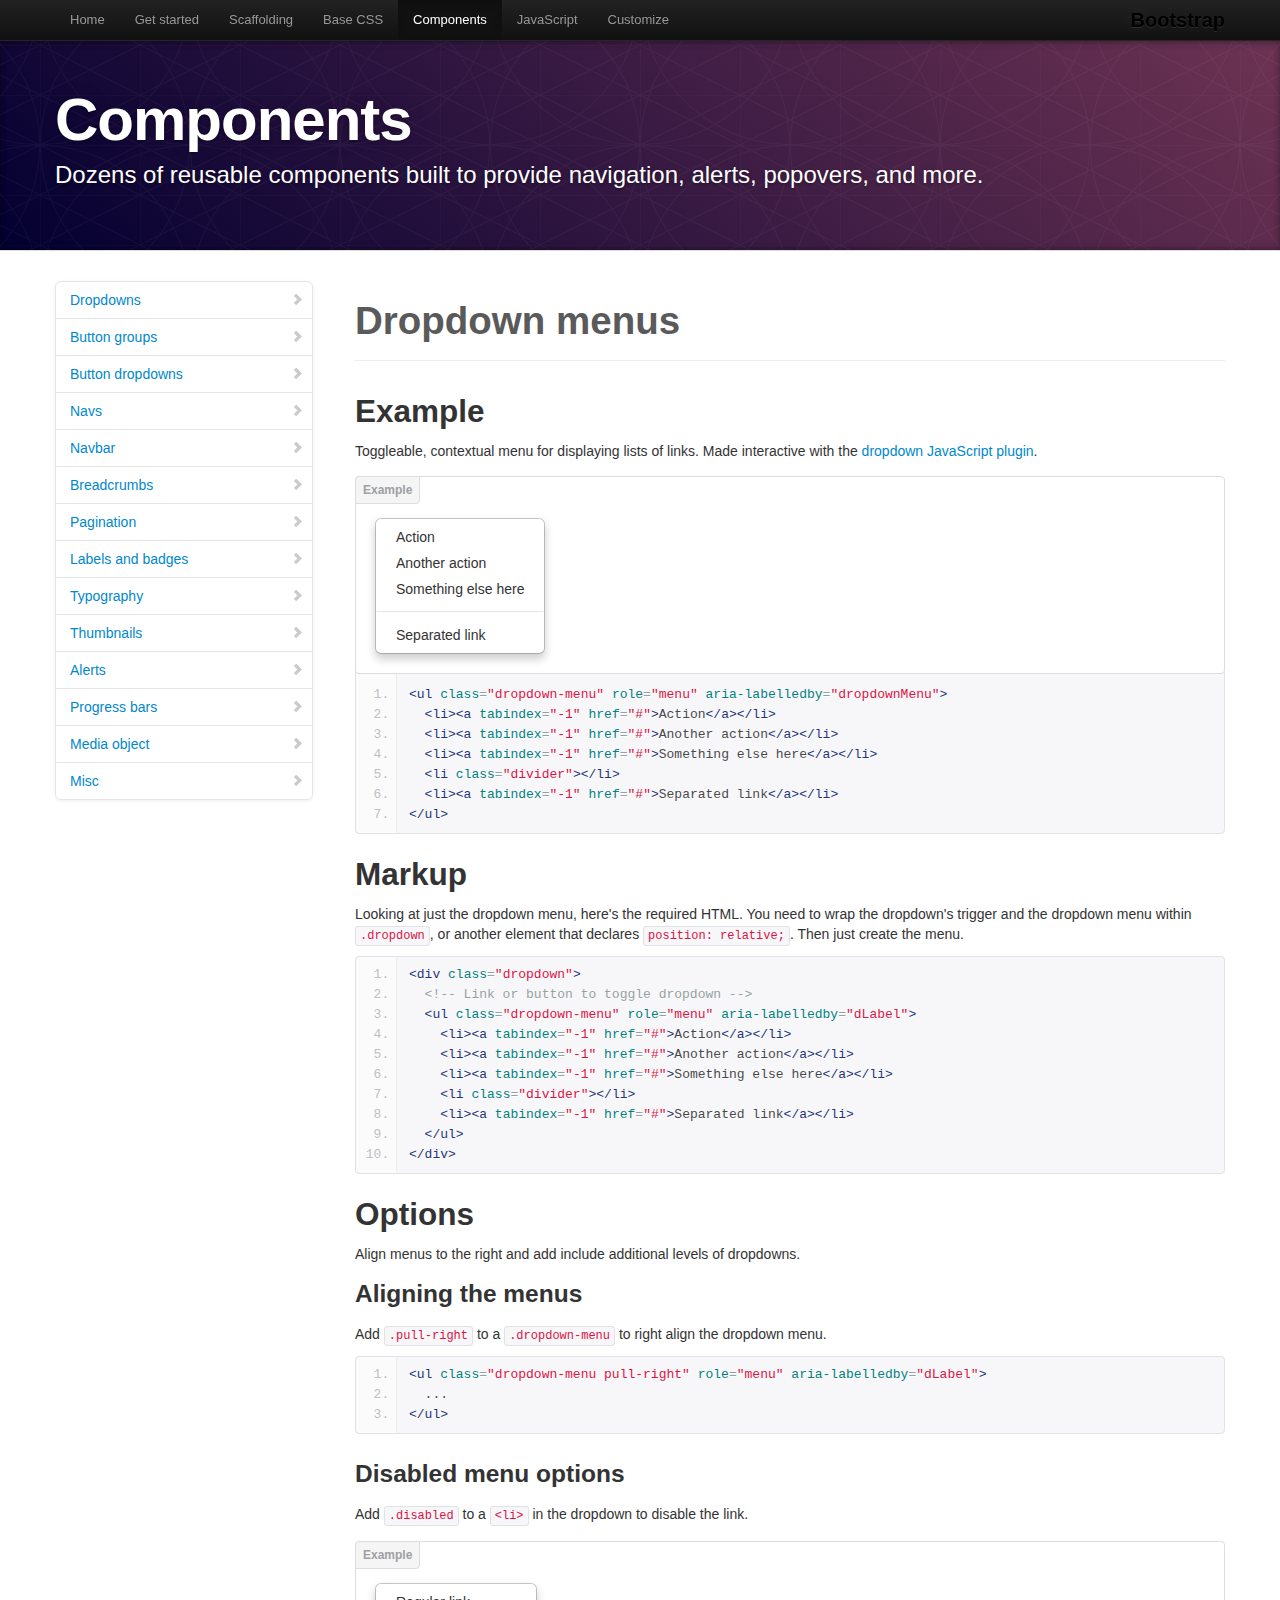
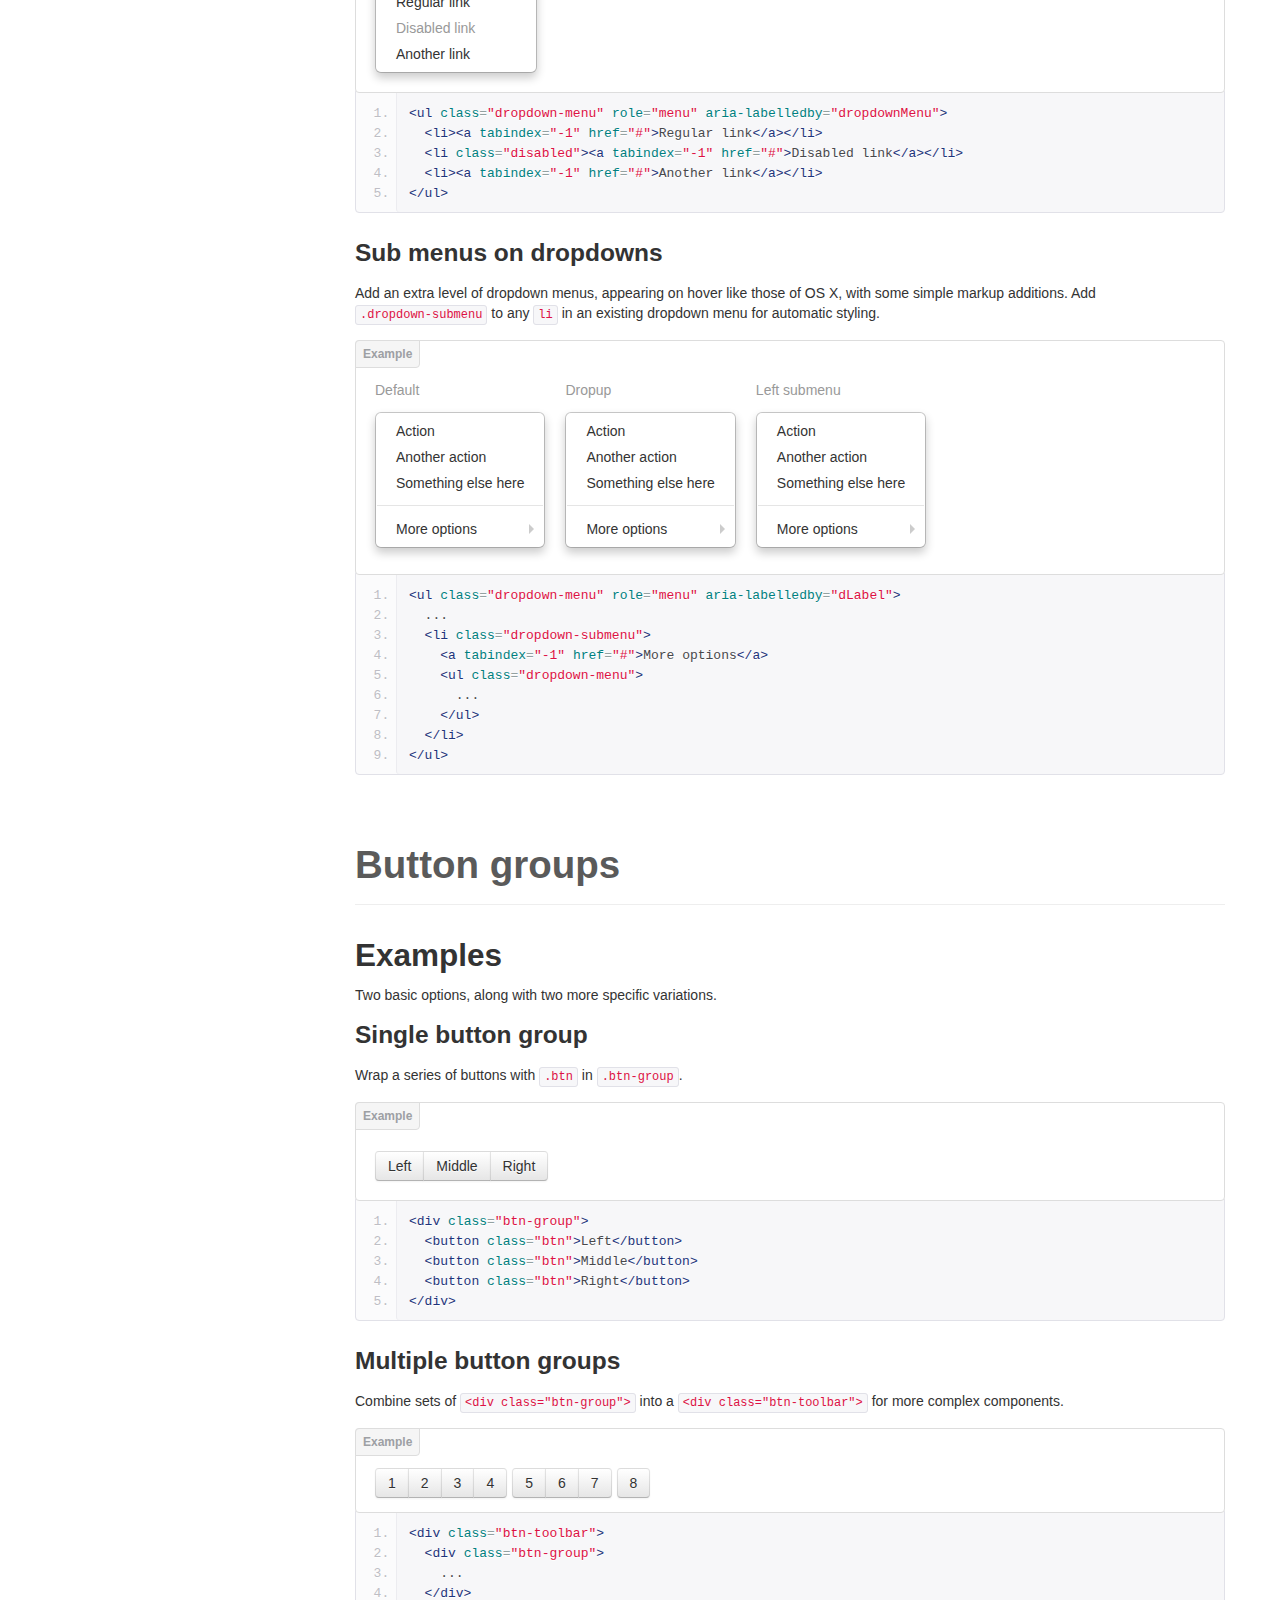
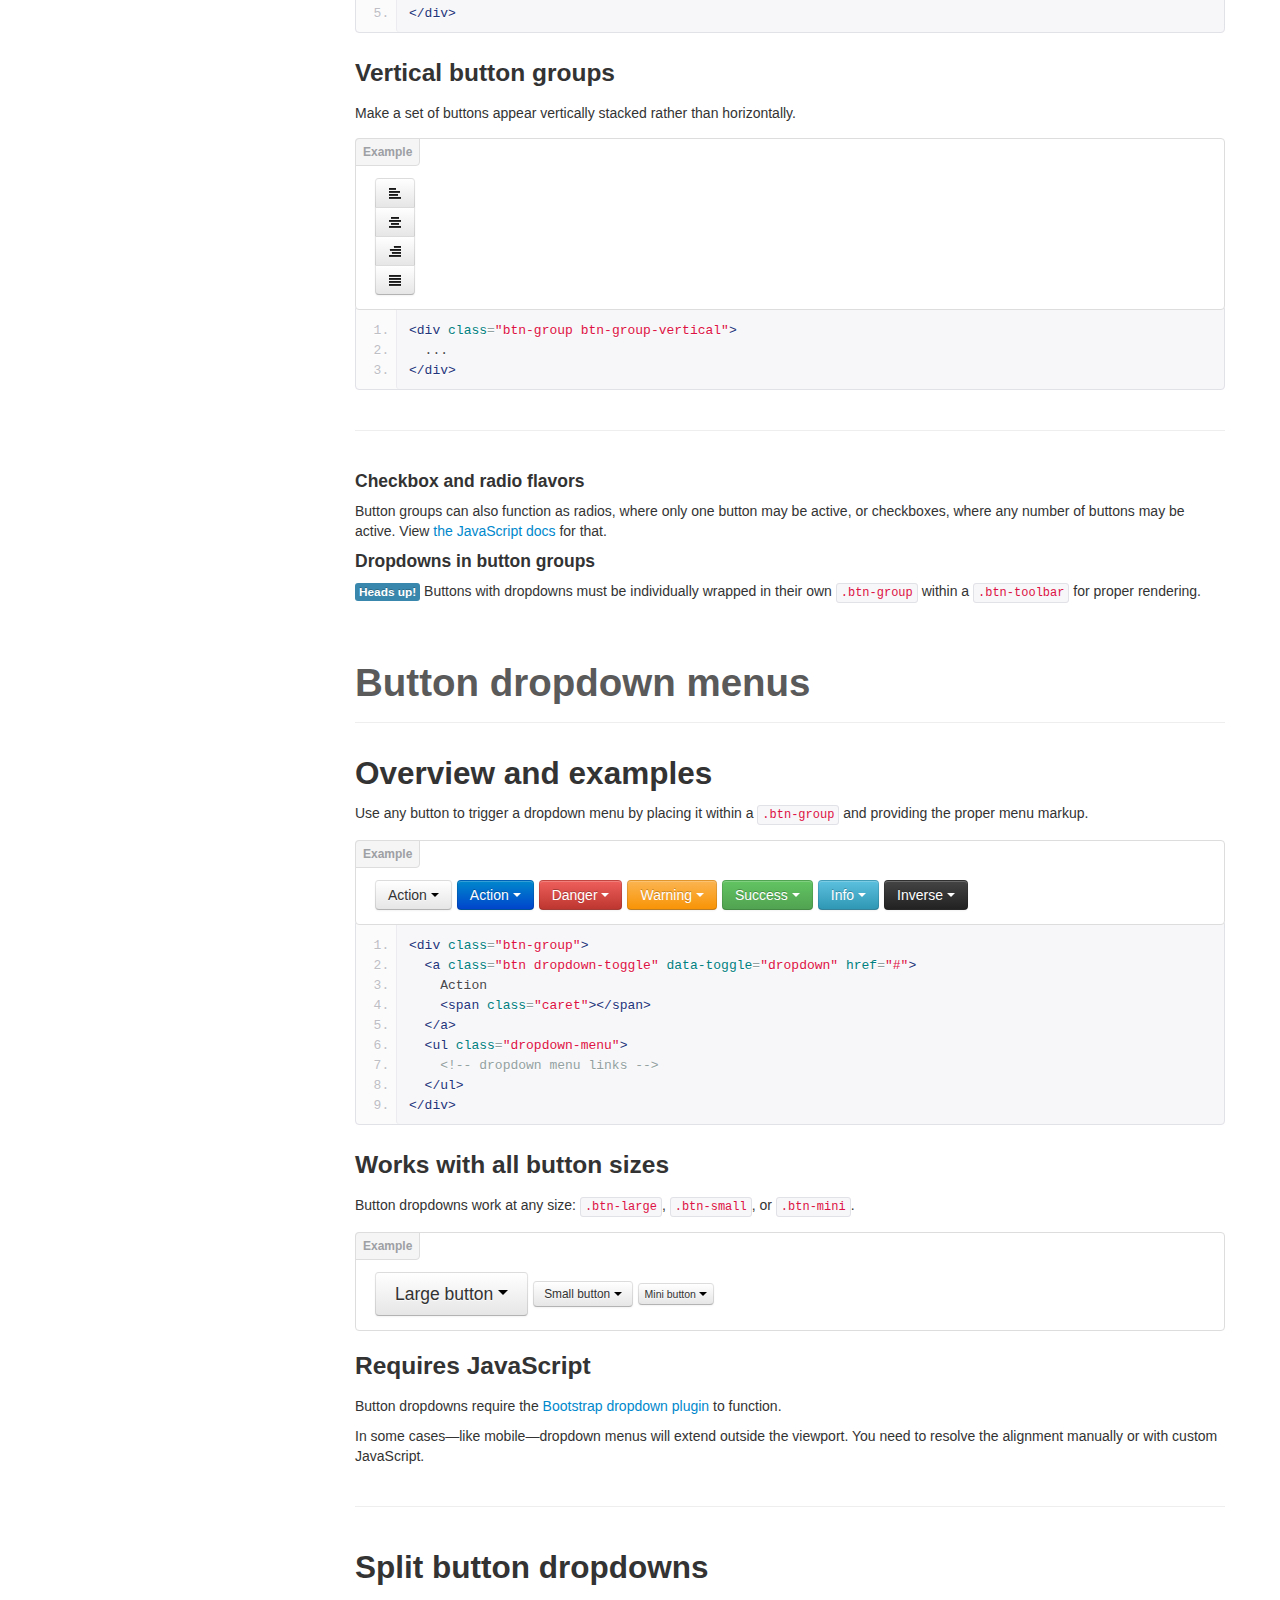
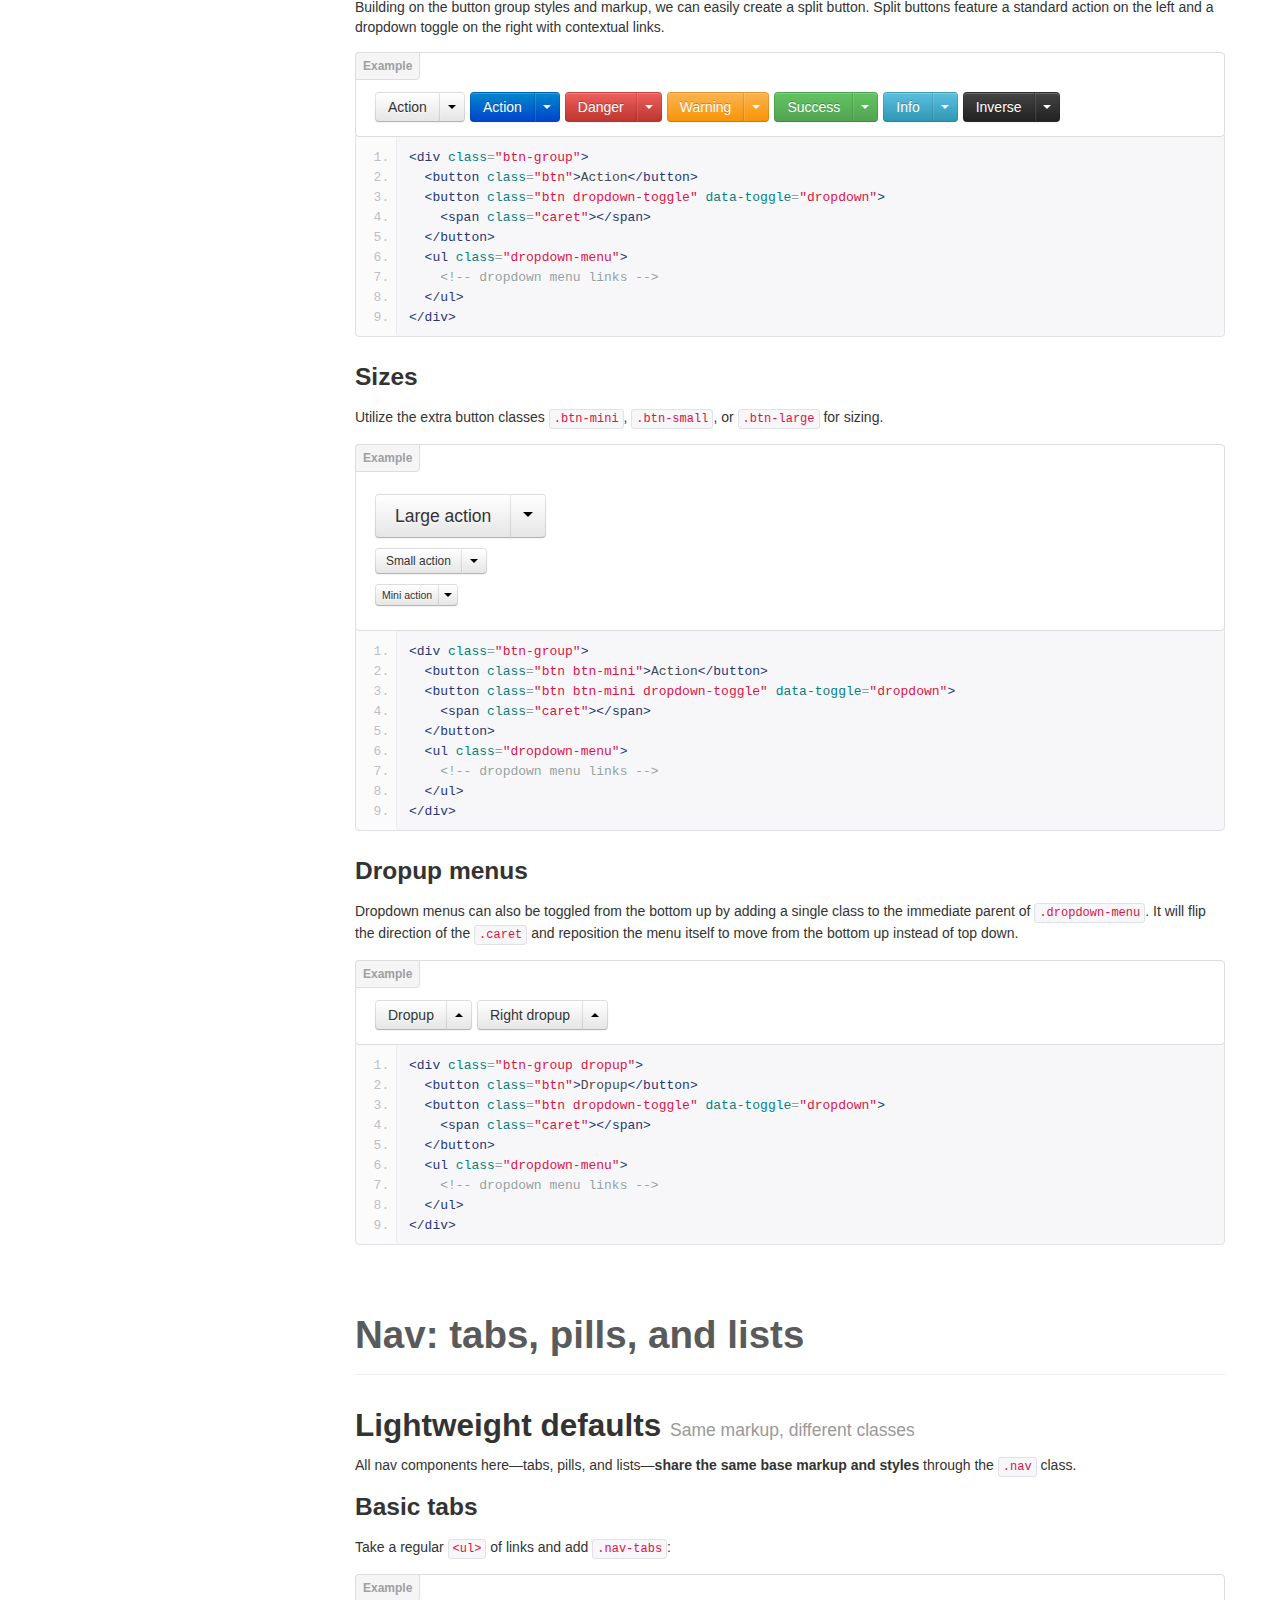
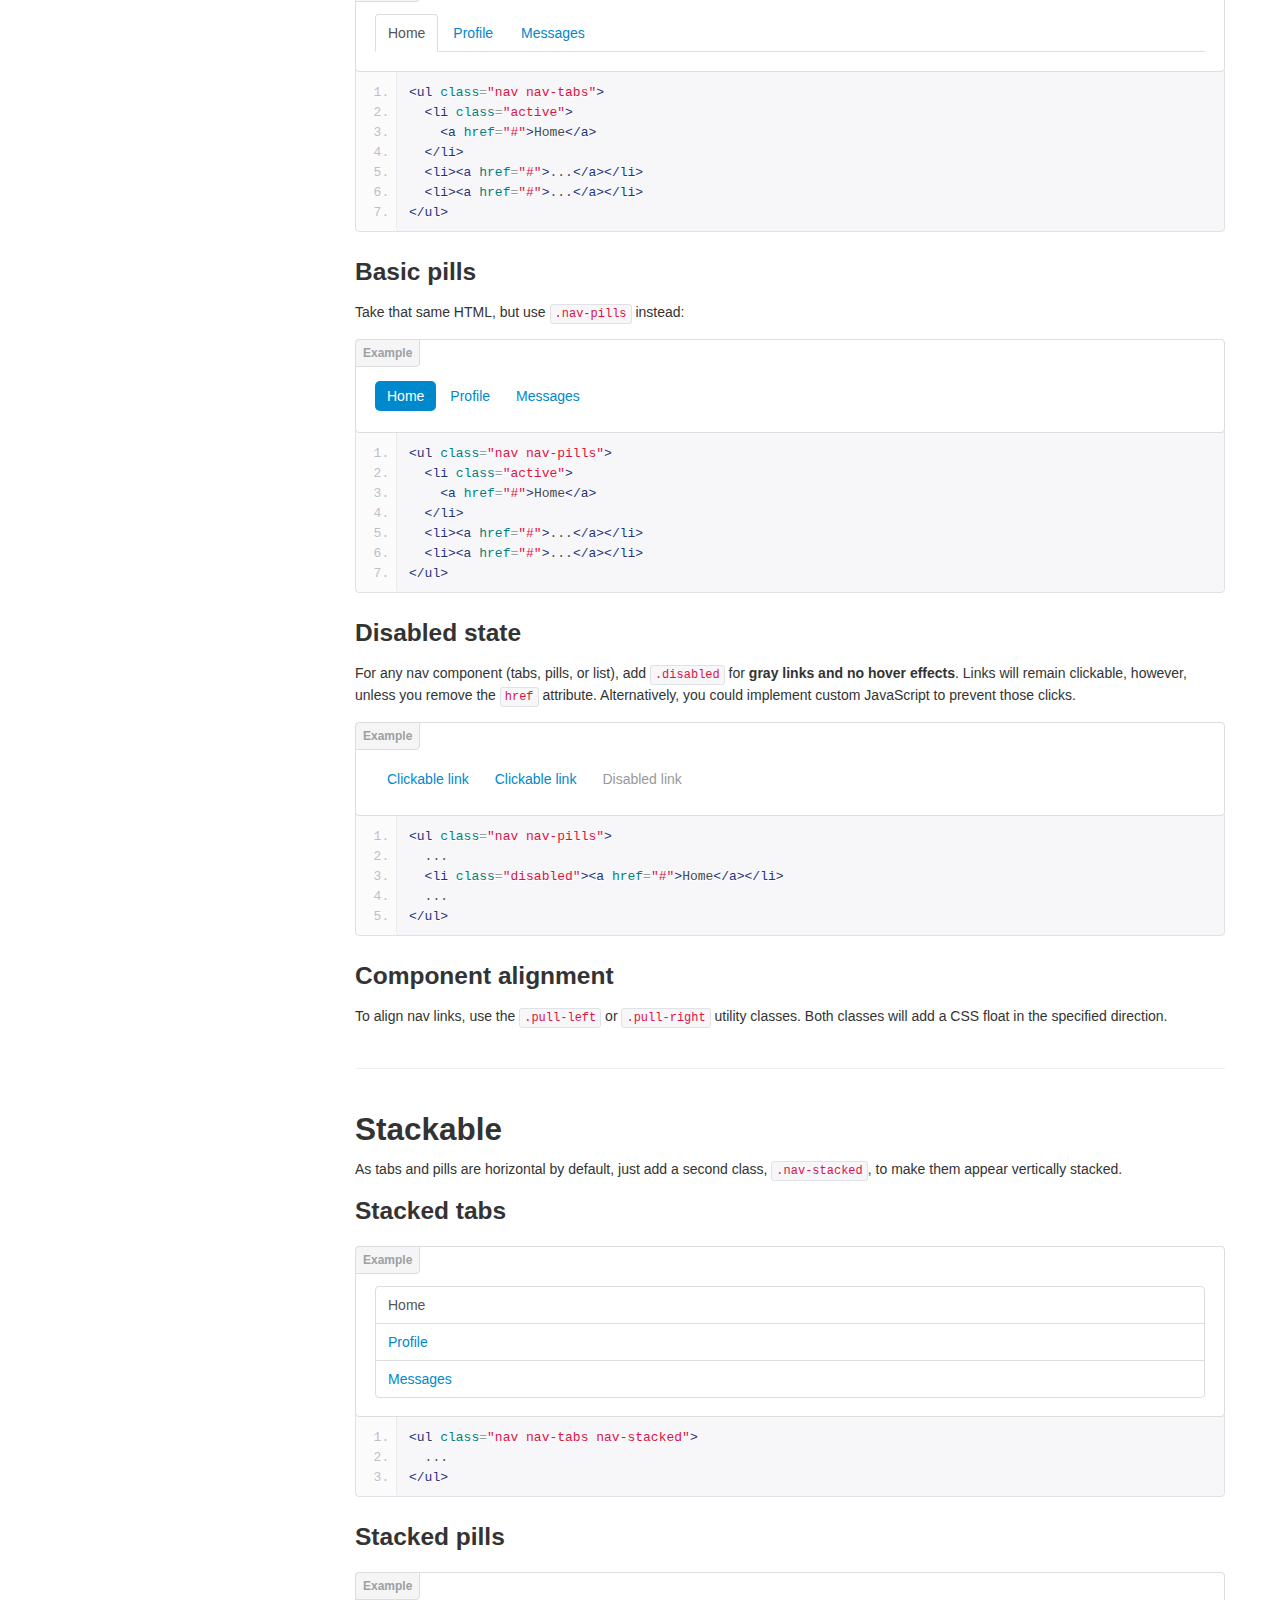
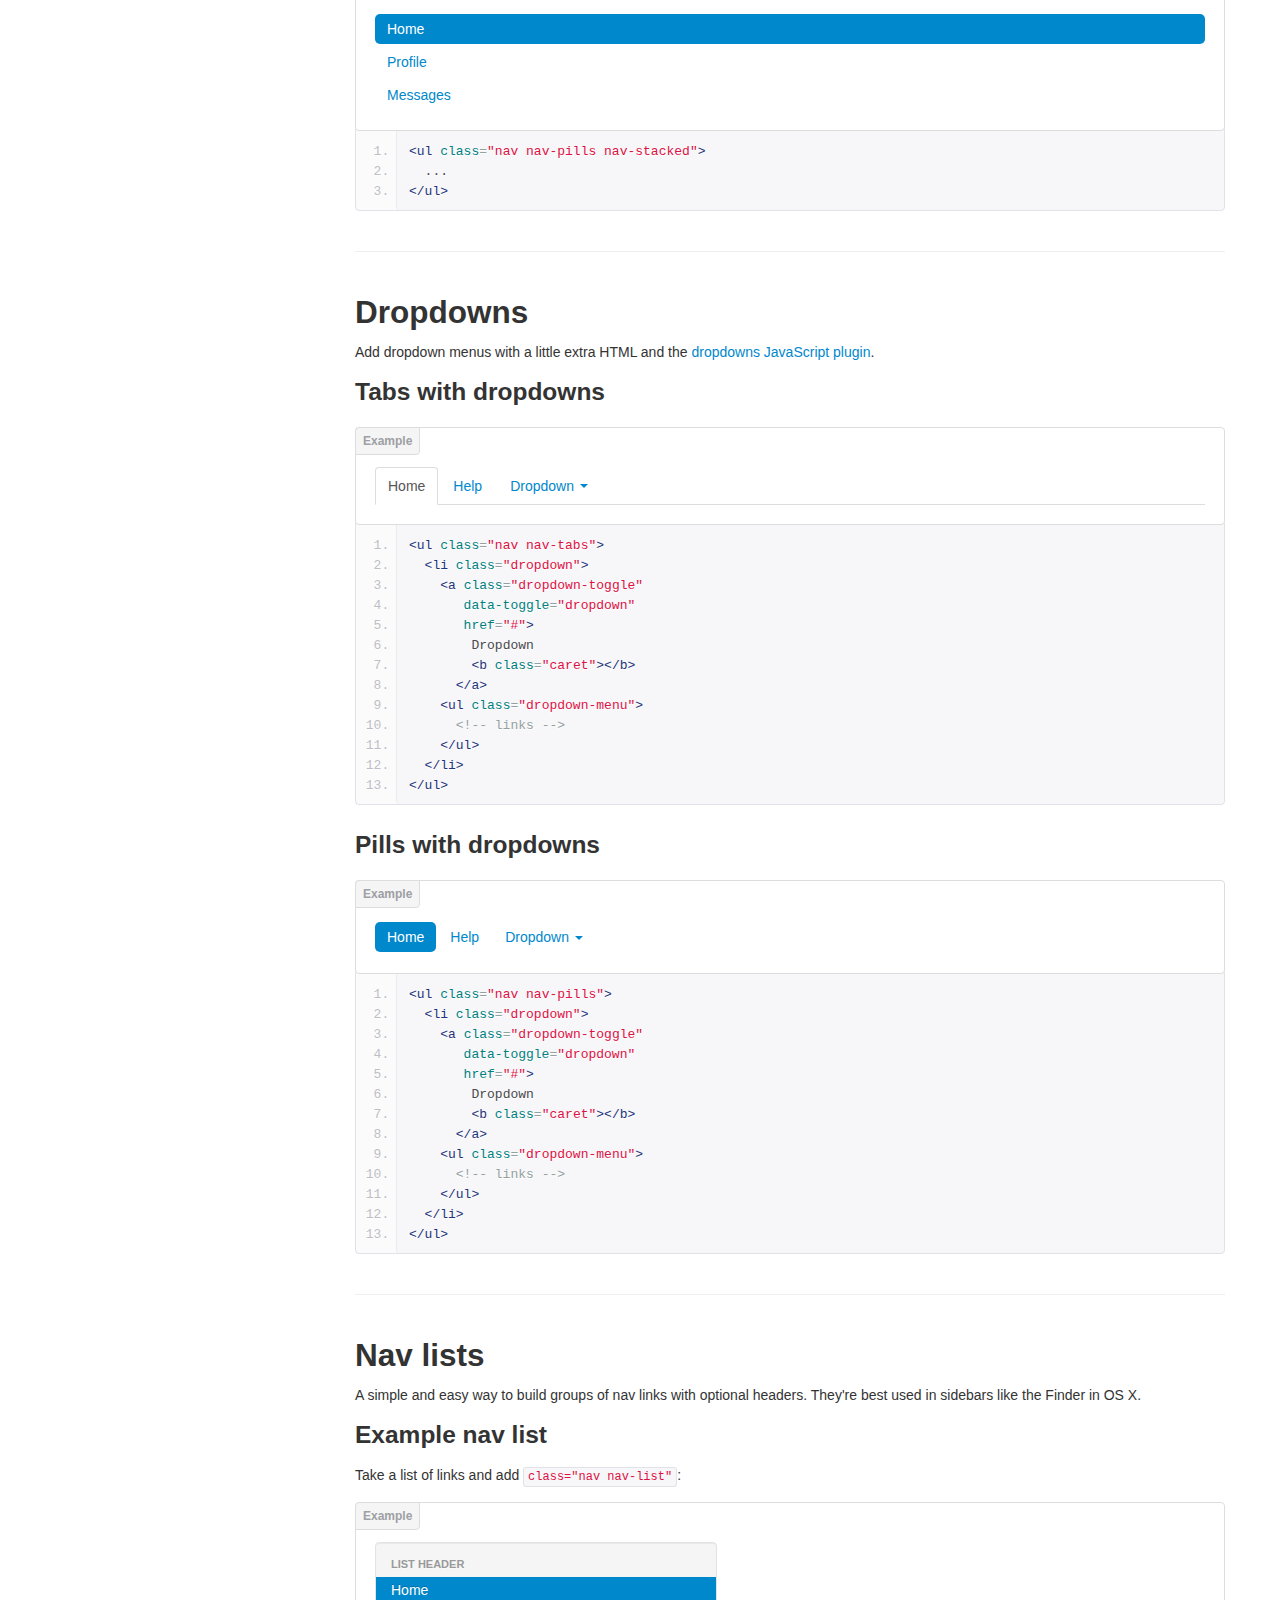
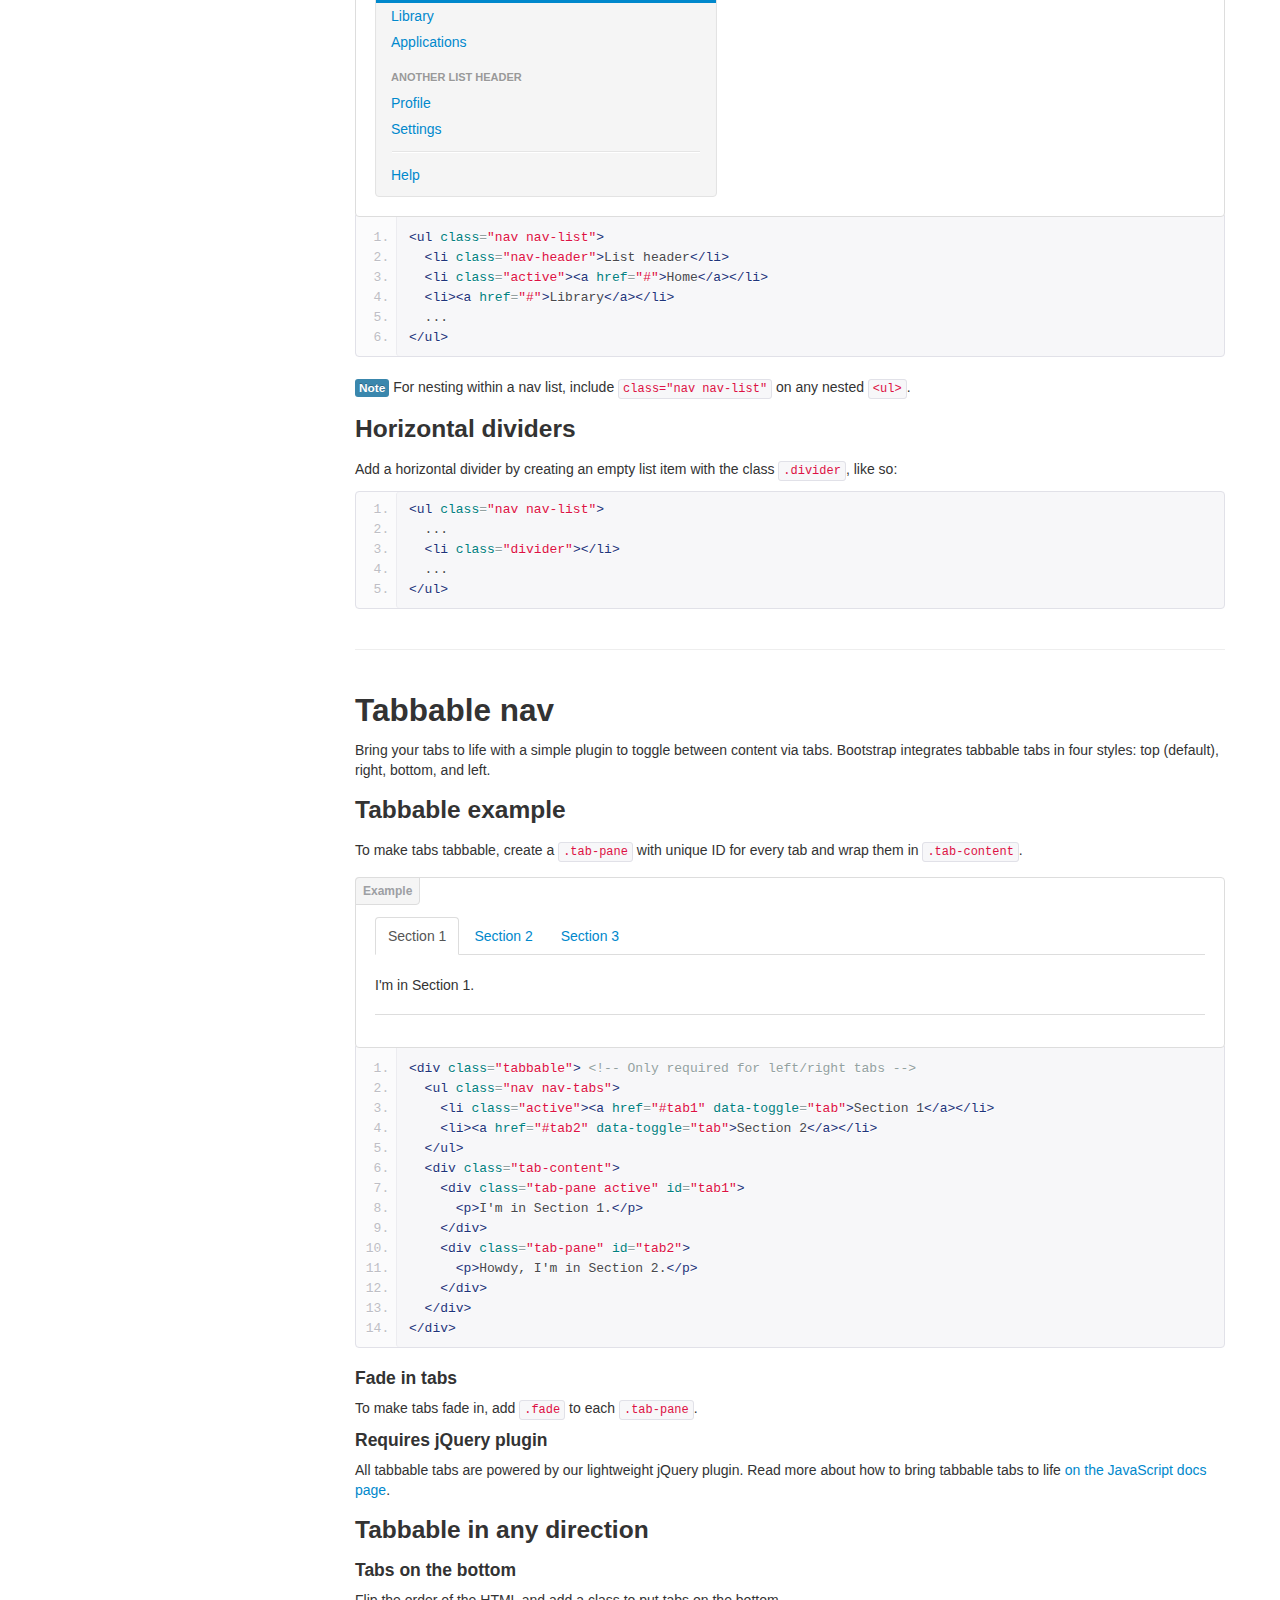
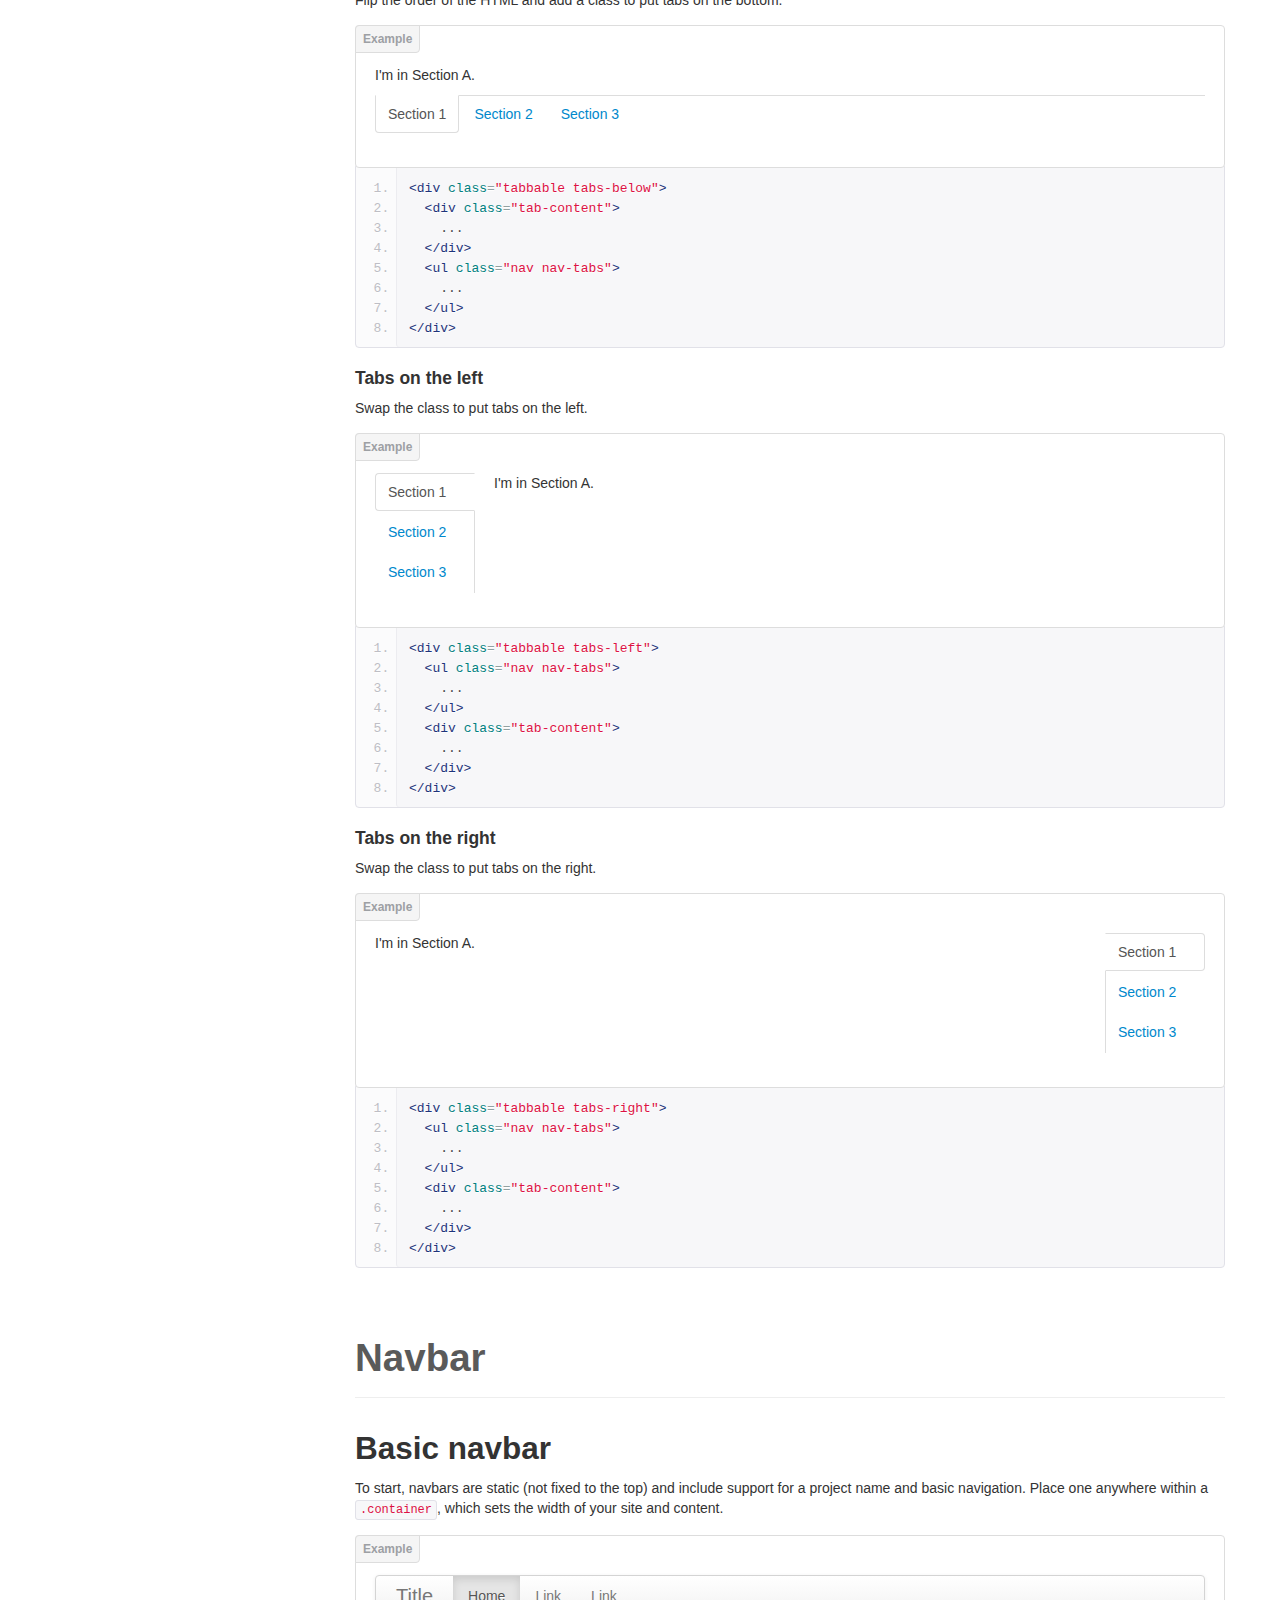
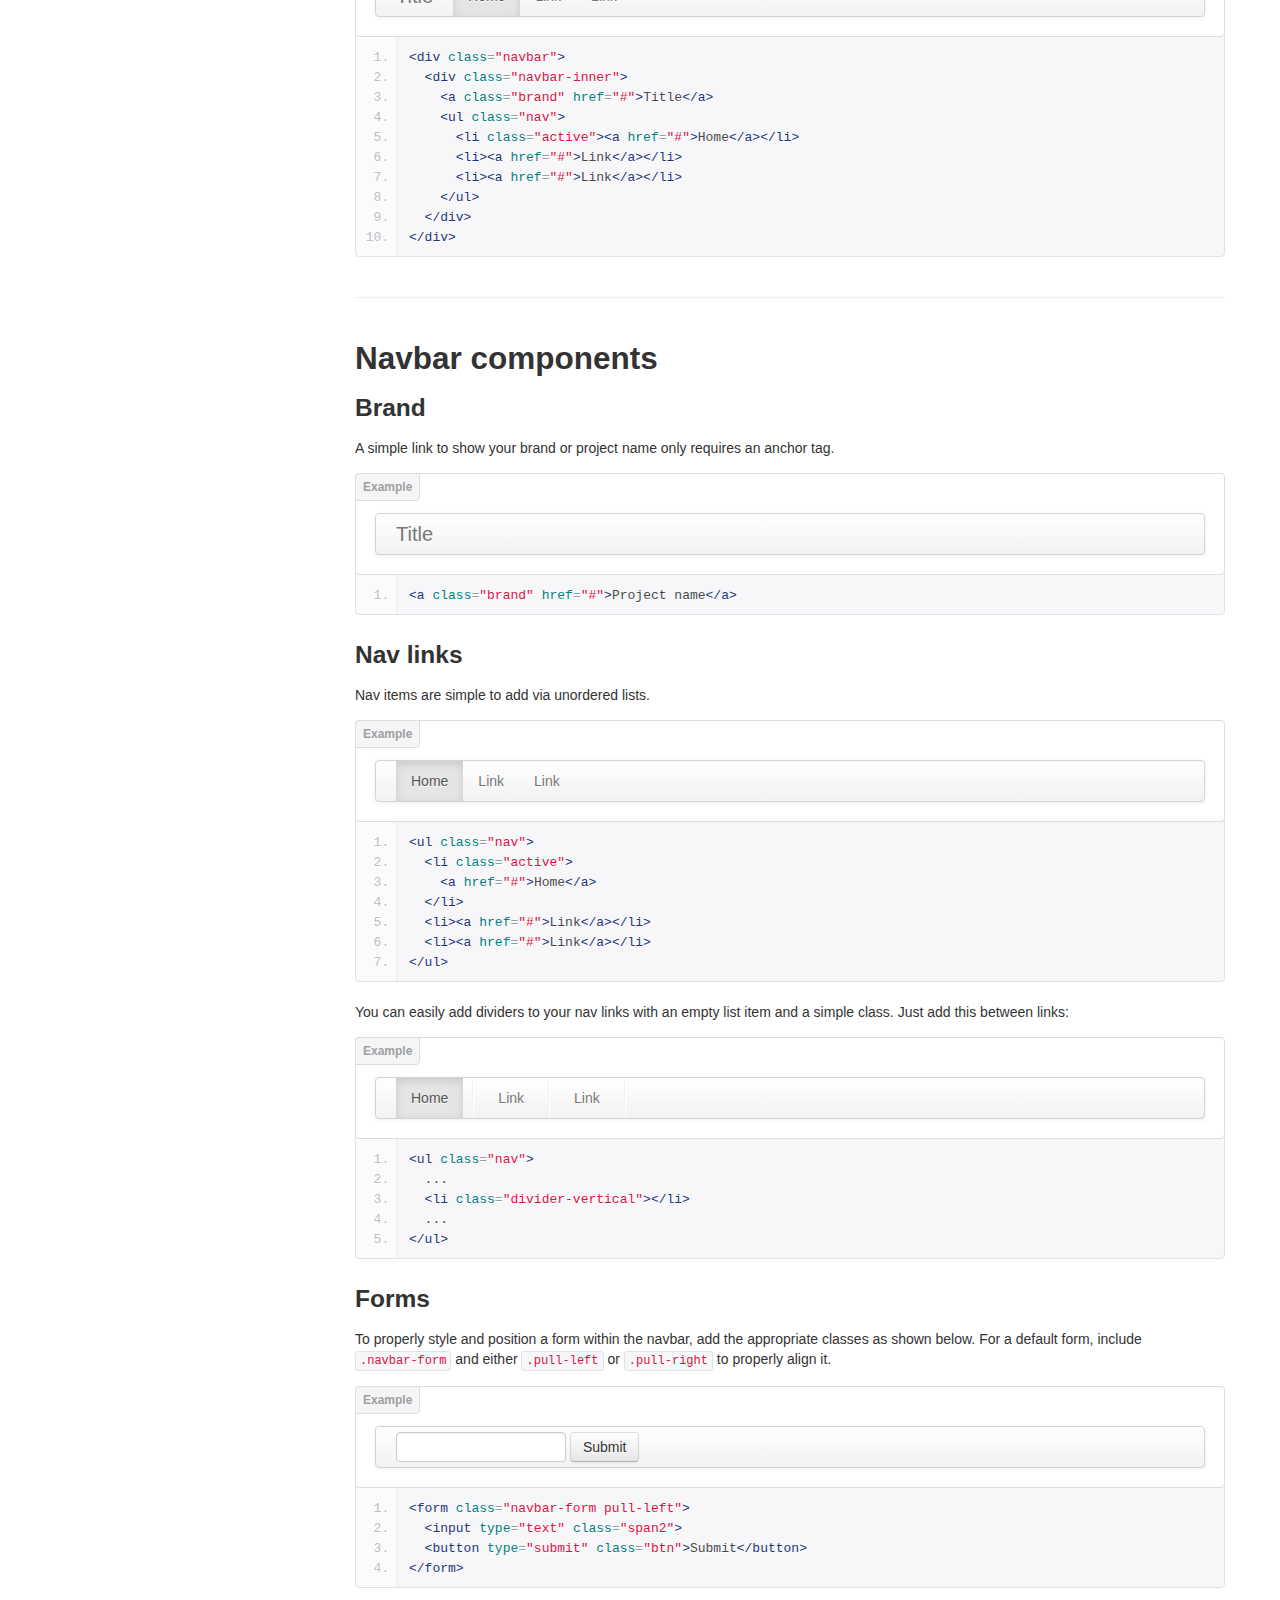
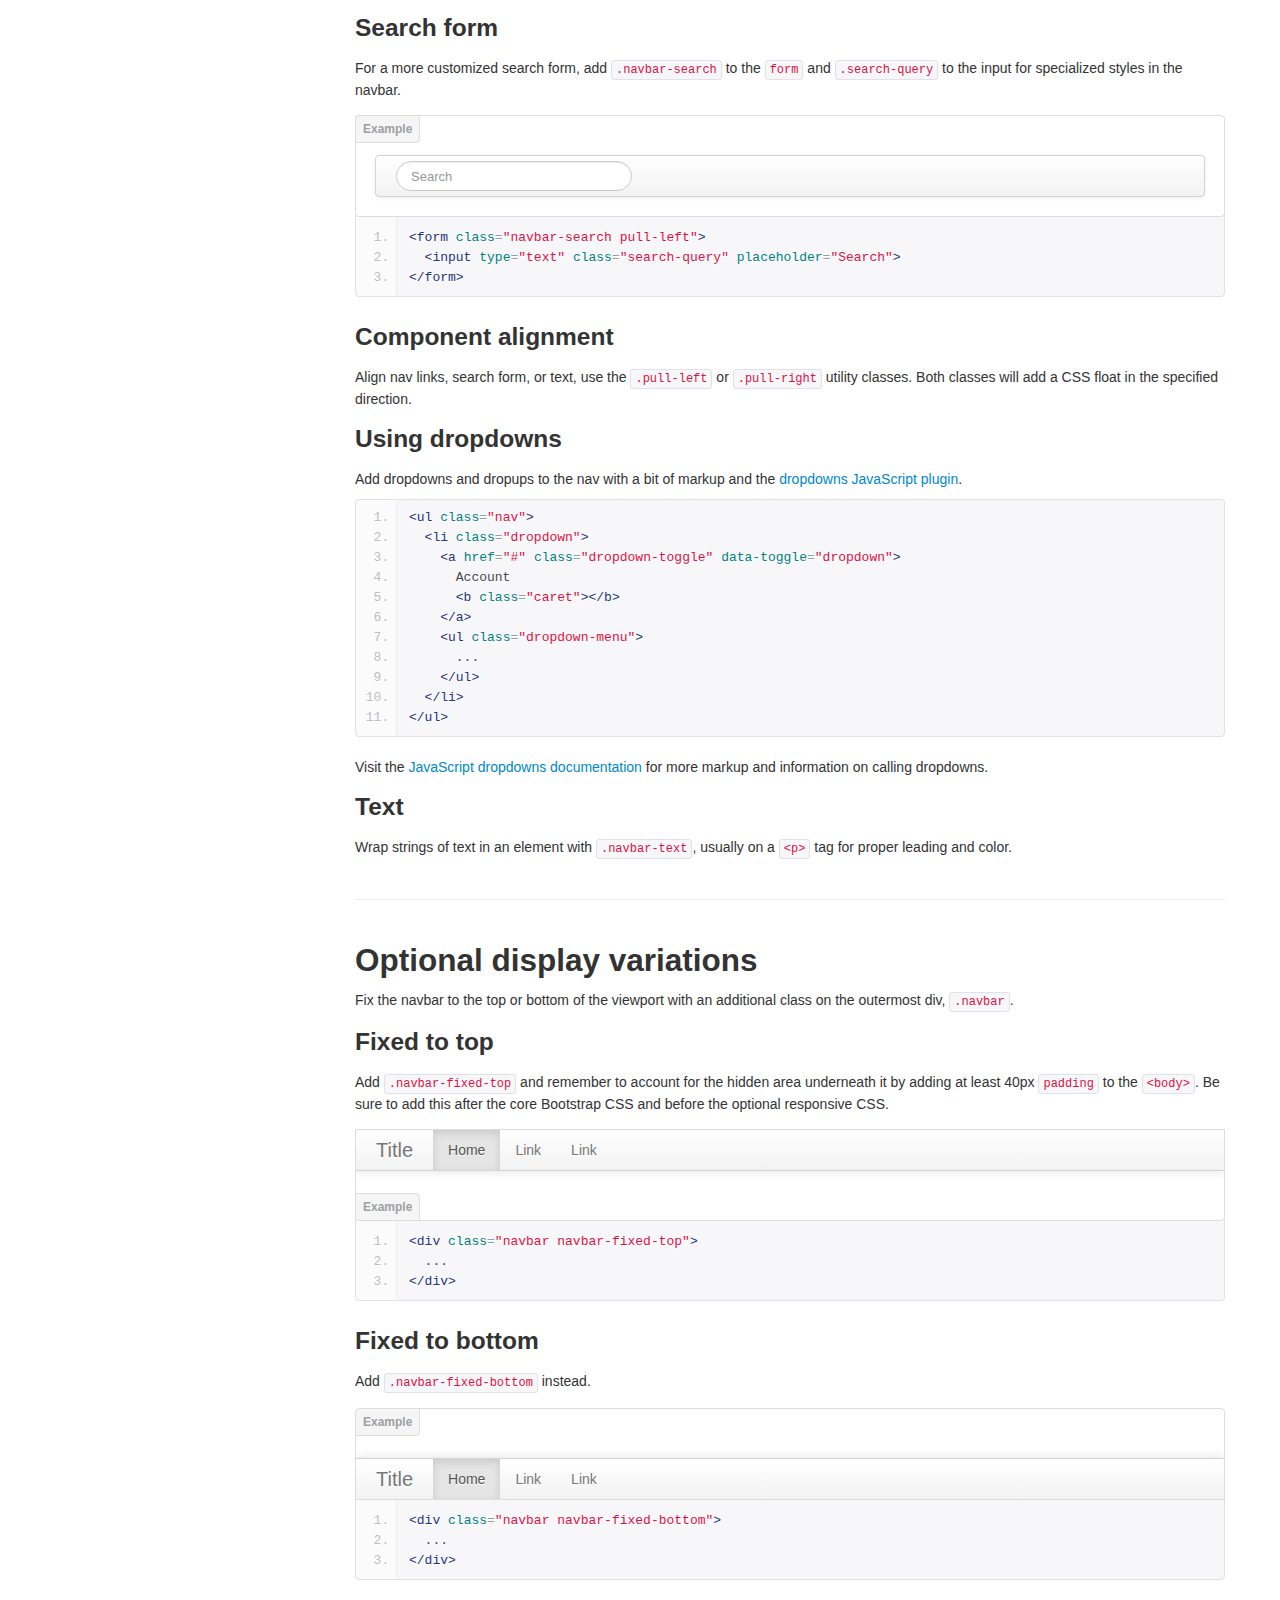
<file: carrusel/docs/components.html>
<!DOCTYPE html>
<html lang="en">
  <head>
    <meta charset="utf-8">
    <title>Components · Bootstrap</title>
    <meta name="viewport" content="width=device-width, initial-scale=1.0">
    <meta name="description" content="">
    <meta name="author" content="">

    <!-- Le styles -->
    <link href="assets/css/bootstrap.css" rel="stylesheet">
    <link href="assets/css/bootstrap-responsive.css" rel="stylesheet">
    <link href="assets/css/docs.css" rel="stylesheet">
    <link href="assets/js/google-code-prettify/prettify.css" rel="stylesheet">

    <!-- Le HTML5 shim, for IE6-8 support of HTML5 elements -->
    <!--[if lt IE 9]>
      <script src="assets/js/html5shiv.js"></script>
    <![endif]-->

    <!-- Le fav and touch icons -->
    <link rel="apple-touch-icon-precomposed" sizes="144x144" href="assets/ico/apple-touch-icon-144-precomposed.png">
    <link rel="apple-touch-icon-precomposed" sizes="114x114" href="assets/ico/apple-touch-icon-114-precomposed.png">
      <link rel="apple-touch-icon-precomposed" sizes="72x72" href="assets/ico/apple-touch-icon-72-precomposed.png">
                    <link rel="apple-touch-icon-precomposed" href="assets/ico/apple-touch-icon-57-precomposed.png">
                                   <link rel="shortcut icon" href="assets/ico/favicon.png">

    <script type="text/javascript">
      var _gaq = _gaq || [];
      _gaq.push(['_setAccount', 'UA-146052-10']);
      _gaq.push(['_trackPageview']);
      (function() {
        var ga = document.createElement('script'); ga.type = 'text/javascript'; ga.async = true;
        ga.src = ('https:' == document.location.protocol ? 'https://ssl' : 'http://www') + '.google-analytics.com/ga.js';
        var s = document.getElementsByTagName('script')[0]; s.parentNode.insertBefore(ga, s);
      })();
    </script>
  </head>

  <body data-spy="scroll" data-target=".bs-docs-sidebar">

    <!-- Navbar
    ================================================== -->
    <div class="navbar navbar-inverse navbar-fixed-top">
      <div class="navbar-inner">
        <div class="container">
          <button type="button" class="btn btn-navbar" data-toggle="collapse" data-target=".nav-collapse">
            <span class="icon-bar"></span>
            <span class="icon-bar"></span>
            <span class="icon-bar"></span>
          </button>
          <a class="brand" href="./index.html">Bootstrap</a>
          <div class="nav-collapse collapse">
            <ul class="nav">
              <li class="">
                <a href="./index.html">Home</a>
              </li>
              <li class="">
                <a href="./getting-started.html">Get started</a>
              </li>
              <li class="">
                <a href="./scaffolding.html">Scaffolding</a>
              </li>
              <li class="">
                <a href="./base-css.html">Base CSS</a>
              </li>
              <li class="active">
                <a href="./components.html">Components</a>
              </li>
              <li class="">
                <a href="./javascript.html">JavaScript</a>
              </li>
              <li class="">
                <a href="./customize.html">Customize</a>
              </li>
            </ul>
          </div>
        </div>
      </div>
    </div>

<!-- Subhead
================================================== -->
<header class="jumbotron subhead" id="overview">
  <div class="container">
    <h1>Components</h1>
    <p class="lead">Dozens of reusable components built to provide navigation, alerts, popovers, and more.</p>
  </div>
</header>


  <div class="container">

    <!-- Docs nav
    ================================================== -->
    <div class="row">
      <div class="span3 bs-docs-sidebar">
        <ul class="nav nav-list bs-docs-sidenav">
          <li><a href="#dropdowns"><i class="icon-chevron-right"></i> Dropdowns</a></li>
          <li><a href="#buttonGroups"><i class="icon-chevron-right"></i> Button groups</a></li>
          <li><a href="#buttonDropdowns"><i class="icon-chevron-right"></i> Button dropdowns</a></li>
          <li><a href="#navs"><i class="icon-chevron-right"></i> Navs</a></li>
          <li><a href="#navbar"><i class="icon-chevron-right"></i> Navbar</a></li>
          <li><a href="#breadcrumbs"><i class="icon-chevron-right"></i> Breadcrumbs</a></li>
          <li><a href="#pagination"><i class="icon-chevron-right"></i> Pagination</a></li>
          <li><a href="#labels-badges"><i class="icon-chevron-right"></i> Labels and badges</a></li>
          <li><a href="#typography"><i class="icon-chevron-right"></i> Typography</a></li>
          <li><a href="#thumbnails"><i class="icon-chevron-right"></i> Thumbnails</a></li>
          <li><a href="#alerts"><i class="icon-chevron-right"></i> Alerts</a></li>
          <li><a href="#progress"><i class="icon-chevron-right"></i> Progress bars</a></li>
          <li><a href="#media"><i class="icon-chevron-right"></i> Media object</a></li>
          <li><a href="#misc"><i class="icon-chevron-right"></i> Misc</a></li>
        </ul>
      </div>
      <div class="span9">



        <!-- Dropdowns
        ================================================== -->
        <section id="dropdowns">
          <div class="page-header">
            <h1>Dropdown menus</h1>
          </div>

          <h2>Example</h2>
          <p>Toggleable, contextual menu for displaying lists of links. Made interactive with the <a href="./javascript.html#dropdowns">dropdown JavaScript plugin</a>.</p>
          <div class="bs-docs-example">
            <div class="dropdown clearfix">
              <ul class="dropdown-menu" role="menu" aria-labelledby="dropdownMenu" style="display: block; position: static; margin-bottom: 5px; *width: 180px;">
                <li><a tabindex="-1" href="#">Action</a></li>
                <li><a tabindex="-1" href="#">Another action</a></li>
                <li><a tabindex="-1" href="#">Something else here</a></li>
                <li class="divider"></li>
                <li><a tabindex="-1" href="#">Separated link</a></li>
              </ul>
            </div>
          </div>
<pre class="prettyprint linenums">
&lt;ul class="dropdown-menu" role="menu" aria-labelledby="dropdownMenu"&gt;
  &lt;li&gt;&lt;a tabindex="-1" href="#"&gt;Action&lt;/a&gt;&lt;/li&gt;
  &lt;li&gt;&lt;a tabindex="-1" href="#"&gt;Another action&lt;/a&gt;&lt;/li&gt;
  &lt;li&gt;&lt;a tabindex="-1" href="#"&gt;Something else here&lt;/a&gt;&lt;/li&gt;
  &lt;li class="divider"&gt;&lt;/li&gt;
  &lt;li&gt;&lt;a tabindex="-1" href="#"&gt;Separated link&lt;/a&gt;&lt;/li&gt;
&lt;/ul&gt;
</pre>

          <h2>Markup</h2>
          <p>Looking at just the dropdown menu, here's the required HTML. You need to wrap the dropdown's trigger and the dropdown menu within <code>.dropdown</code>, or another element that declares <code>position: relative;</code>. Then just create the menu.</p>

<pre class="prettyprint linenums">
&lt;div class="dropdown"&gt;
  &lt;!-- Link or button to toggle dropdown --&gt;
  &lt;ul class="dropdown-menu" role="menu" aria-labelledby="dLabel"&gt;
    &lt;li&gt;&lt;a tabindex="-1" href="#"&gt;Action&lt;/a&gt;&lt;/li&gt;
    &lt;li&gt;&lt;a tabindex="-1" href="#"&gt;Another action&lt;/a&gt;&lt;/li&gt;
    &lt;li&gt;&lt;a tabindex="-1" href="#"&gt;Something else here&lt;/a&gt;&lt;/li&gt;
    &lt;li class="divider"&gt;&lt;/li&gt;
    &lt;li&gt;&lt;a tabindex="-1" href="#"&gt;Separated link&lt;/a&gt;&lt;/li&gt;
  &lt;/ul&gt;
&lt;/div&gt;
</pre>

          <h2>Options</h2>
          <p>Align menus to the right and add include additional levels of dropdowns.</p>

          <h3>Aligning the menus</h3>
          <p>Add <code>.pull-right</code> to a <code>.dropdown-menu</code> to right align the dropdown menu.</p>
<pre class="prettyprint linenums">
&lt;ul class="dropdown-menu pull-right" role="menu" aria-labelledby="dLabel"&gt;
  ...
&lt;/ul&gt;
</pre>

          <h3>Disabled menu options</h3>
          <p>Add <code>.disabled</code> to a <code>&lt;li&gt;</code> in the dropdown to disable the link.</p>
          <div class="bs-docs-example">
            <div class="dropdown clearfix">
              <ul class="dropdown-menu" role="menu" aria-labelledby="dropdownMenu" style="display: block; position: static; margin-bottom: 5px; *width: 180px;">
                <li><a tabindex="-1" href="#">Regular link</a></li>
                <li class="disabled"><a tabindex="-1" href="#">Disabled link</a></li>
                <li><a tabindex="-1" href="#">Another link</a></li>
              </ul>
            </div>
          </div>
<pre class="prettyprint linenums">
&lt;ul class="dropdown-menu" role="menu" aria-labelledby="dropdownMenu"&gt;
  &lt;li&gt;&lt;a tabindex="-1" href="#"&gt;Regular link&lt;/a&gt;&lt;/li&gt;
  &lt;li class="disabled"&gt;&lt;a tabindex="-1" href="#"&gt;Disabled link&lt;/a&gt;&lt;/li&gt;
  &lt;li&gt;&lt;a tabindex="-1" href="#"&gt;Another link&lt;/a&gt;&lt;/li&gt;
&lt;/ul&gt;
</pre>

          <h3>Sub menus on dropdowns</h3>
          <p>Add an extra level of dropdown menus, appearing on hover like those of OS X, with some simple markup additions. Add <code>.dropdown-submenu</code> to any <code>li</code> in an existing dropdown menu for automatic styling.</p>
          <div class="bs-docs-example bs-docs-example-submenus">

            <div class="pull-left">
              <p class="muted">Default</p>
              <div class="dropdown clearfix">
                <ul class="dropdown-menu" role="menu" aria-labelledby="dropdownMenu">
                  <li><a tabindex="-1" href="#">Action</a></li>
                  <li><a tabindex="-1" href="#">Another action</a></li>
                  <li><a tabindex="-1" href="#">Something else here</a></li>
                  <li class="divider"></li>
                  <li class="dropdown-submenu">
                    <a tabindex="-1" href="#">More options</a>
                    <ul class="dropdown-menu">
                      <li><a tabindex="-1" href="#">Second level link</a></li>
                      <li><a tabindex="-1" href="#">Second level link</a></li>
                      <li><a tabindex="-1" href="#">Second level link</a></li>
                      <li><a tabindex="-1" href="#">Second level link</a></li>
                      <li><a tabindex="-1" href="#">Second level link</a></li>
                    </ul>
                  </li>
                </ul>
              </div>
            </div>

            <div class="pull-left">
              <p class="muted">Dropup</p>
              <div class="dropup">
                <ul class="dropdown-menu" role="menu" aria-labelledby="dropdownMenu">
                  <li><a tabindex="-1" href="#">Action</a></li>
                  <li><a tabindex="-1" href="#">Another action</a></li>
                  <li><a tabindex="-1" href="#">Something else here</a></li>
                  <li class="divider"></li>
                  <li class="dropdown-submenu">
                    <a tabindex="-1" href="#">More options</a>
                    <ul class="dropdown-menu">
                      <li><a tabindex="-1" href="#">Second level link</a></li>
                      <li><a tabindex="-1" href="#">Second level link</a></li>
                      <li><a tabindex="-1" href="#">Second level link</a></li>
                      <li><a tabindex="-1" href="#">Second level link</a></li>
                      <li><a tabindex="-1" href="#">Second level link</a></li>
                    </ul>
                  </li>
                </ul>
              </div>
            </div>

            <div class="pull-left">
              <p class="muted">Left submenu</p>
              <div class="dropdown">
                <ul class="dropdown-menu" role="menu" aria-labelledby="dropdownMenu">
                  <li><a tabindex="-1" href="#">Action</a></li>
                  <li><a tabindex="-1" href="#">Another action</a></li>
                  <li><a tabindex="-1" href="#">Something else here</a></li>
                  <li class="divider"></li>
                  <li class="dropdown-submenu pull-left">
                    <a tabindex="-1" href="#">More options</a>
                    <ul class="dropdown-menu">
                      <li><a tabindex="-1" href="#">Second level link</a></li>
                      <li><a tabindex="-1" href="#">Second level link</a></li>
                      <li><a tabindex="-1" href="#">Second level link</a></li>
                      <li><a tabindex="-1" href="#">Second level link</a></li>
                      <li><a tabindex="-1" href="#">Second level link</a></li>
                    </ul>
                  </li>
                </ul>
              </div>
            </div>

          </div>
<pre class="prettyprint linenums">
&lt;ul class="dropdown-menu" role="menu" aria-labelledby="dLabel"&gt;
  ...
  &lt;li class="dropdown-submenu"&gt;
    &lt;a tabindex="-1" href="#"&gt;More options&lt;/a&gt;
    &lt;ul class="dropdown-menu"&gt;
      ...
    &lt;/ul&gt;
  &lt;/li&gt;
&lt;/ul&gt;
</pre>

        </section>




        <!-- Button Groups
        ================================================== -->
        <section id="buttonGroups">
          <div class="page-header">
            <h1>Button groups</h1>
          </div>

          <h2>Examples</h2>
          <p>Two basic options, along with two more specific variations.</p>

          <h3>Single button group</h3>
          <p>Wrap a series of buttons with <code>.btn</code> in <code>.btn-group</code>.</p>
          <div class="bs-docs-example">
            <div class="btn-group" style="margin: 9px 0 5px;">
              <button class="btn">Left</button>
              <button class="btn">Middle</button>
              <button class="btn">Right</button>
            </div>
          </div>
<pre class="prettyprint linenums">
&lt;div class="btn-group"&gt;
  &lt;button class="btn"&gt;Left&lt;/button&gt;
  &lt;button class="btn"&gt;Middle&lt;/button&gt;
  &lt;button class="btn"&gt;Right&lt;/button&gt;
&lt;/div&gt;
</pre>

          <h3>Multiple button groups</h3>
          <p>Combine sets of <code>&lt;div class="btn-group"&gt;</code> into a <code>&lt;div class="btn-toolbar"&gt;</code> for more complex components.</p>
          <div class="bs-docs-example">
            <div class="btn-toolbar" style="margin: 0;">
              <div class="btn-group">
                <button class="btn">1</button>
                <button class="btn">2</button>
                <button class="btn">3</button>
                <button class="btn">4</button>
              </div>
              <div class="btn-group">
                <button class="btn">5</button>
                <button class="btn">6</button>
                <button class="btn">7</button>
              </div>
              <div class="btn-group">
                <button class="btn">8</button>
              </div>
            </div>
          </div>
<pre class="prettyprint linenums">
&lt;div class="btn-toolbar"&gt;
  &lt;div class="btn-group"&gt;
    ...
  &lt;/div&gt;
&lt;/div&gt;
</pre>

          <h3>Vertical button groups</h3>
          <p>Make a set of buttons appear vertically stacked rather than horizontally.</p>
          <div class="bs-docs-example">
            <div class="btn-group btn-group-vertical">
              <button type="button" class="btn"><i class="icon-align-left"></i></button>
              <button type="button" class="btn"><i class="icon-align-center"></i></button>
              <button type="button" class="btn"><i class="icon-align-right"></i></button>
              <button type="button" class="btn"><i class="icon-align-justify"></i></button>
            </div>
          </div>
<pre class="prettyprint linenums">
&lt;div class="btn-group btn-group-vertical"&gt;
  ...
&lt;/div&gt;
</pre>


          <hr class="bs-docs-separator">


          <h4>Checkbox and radio flavors</h4>
          <p>Button groups can also function as radios, where only one button may be active, or checkboxes, where any number of buttons may be active. View <a href="./javascript.html#buttons">the JavaScript docs</a> for that.</p>

          <h4>Dropdowns in button groups</h4>
          <p><span class="label label-info">Heads up!</span> Buttons with dropdowns must be individually wrapped in their own <code>.btn-group</code> within a <code>.btn-toolbar</code> for proper rendering.</p>
        </section>



        <!-- Split button dropdowns
        ================================================== -->
        <section id="buttonDropdowns">
          <div class="page-header">
            <h1>Button dropdown menus</h1>
          </div>


          <h2>Overview and examples</h2>
          <p>Use any button to trigger a dropdown menu by placing it within a <code>.btn-group</code> and providing the proper menu markup.</p>
          <div class="bs-docs-example">
            <div class="btn-toolbar" style="margin: 0;">
              <div class="btn-group">
                <button class="btn dropdown-toggle" data-toggle="dropdown">Action <span class="caret"></span></button>
                <ul class="dropdown-menu">
                  <li><a href="#">Action</a></li>
                  <li><a href="#">Another action</a></li>
                  <li><a href="#">Something else here</a></li>
                  <li class="divider"></li>
                  <li><a href="#">Separated link</a></li>
                </ul>
              </div><!-- /btn-group -->
              <div class="btn-group">
                <button class="btn btn-primary dropdown-toggle" data-toggle="dropdown">Action <span class="caret"></span></button>
                <ul class="dropdown-menu">
                  <li><a href="#">Action</a></li>
                  <li><a href="#">Another action</a></li>
                  <li><a href="#">Something else here</a></li>
                  <li class="divider"></li>
                  <li><a href="#">Separated link</a></li>
                </ul>
              </div><!-- /btn-group -->
              <div class="btn-group">
                <button class="btn btn-danger dropdown-toggle" data-toggle="dropdown">Danger <span class="caret"></span></button>
                <ul class="dropdown-menu">
                  <li><a href="#">Action</a></li>
                  <li><a href="#">Another action</a></li>
                  <li><a href="#">Something else here</a></li>
                  <li class="divider"></li>
                  <li><a href="#">Separated link</a></li>
                </ul>
              </div><!-- /btn-group -->
              <div class="btn-group">
                <button class="btn btn-warning dropdown-toggle" data-toggle="dropdown">Warning <span class="caret"></span></button>
                <ul class="dropdown-menu">
                  <li><a href="#">Action</a></li>
                  <li><a href="#">Another action</a></li>
                  <li><a href="#">Something else here</a></li>
                  <li class="divider"></li>
                  <li><a href="#">Separated link</a></li>
                </ul>
              </div><!-- /btn-group -->
              <div class="btn-group">
                <button class="btn btn-success dropdown-toggle" data-toggle="dropdown">Success <span class="caret"></span></button>
                <ul class="dropdown-menu">
                  <li><a href="#">Action</a></li>
                  <li><a href="#">Another action</a></li>
                  <li><a href="#">Something else here</a></li>
                  <li class="divider"></li>
                  <li><a href="#">Separated link</a></li>
                </ul>
              </div><!-- /btn-group -->
              <div class="btn-group">
                <button class="btn btn-info dropdown-toggle" data-toggle="dropdown">Info <span class="caret"></span></button>
                <ul class="dropdown-menu">
                  <li><a href="#">Action</a></li>
                  <li><a href="#">Another action</a></li>
                  <li><a href="#">Something else here</a></li>
                  <li class="divider"></li>
                  <li><a href="#">Separated link</a></li>
                </ul>
              </div><!-- /btn-group -->
              <div class="btn-group">
                <button class="btn btn-inverse dropdown-toggle" data-toggle="dropdown">Inverse <span class="caret"></span></button>
                <ul class="dropdown-menu">
                  <li><a href="#">Action</a></li>
                  <li><a href="#">Another action</a></li>
                  <li><a href="#">Something else here</a></li>
                  <li class="divider"></li>
                  <li><a href="#">Separated link</a></li>
                </ul>
              </div><!-- /btn-group -->
            </div><!-- /btn-toolbar -->
          </div>
<pre class="prettyprint linenums">
&lt;div class="btn-group"&gt;
  &lt;a class="btn dropdown-toggle" data-toggle="dropdown" href="#"&gt;
    Action
    &lt;span class="caret"&gt;&lt;/span&gt;
  &lt;/a&gt;
  &lt;ul class="dropdown-menu"&gt;
    &lt;!-- dropdown menu links --&gt;
  &lt;/ul&gt;
&lt;/div&gt;
</pre>

          <h3>Works with all button sizes</h3>
          <p>Button dropdowns work at any size:  <code>.btn-large</code>, <code>.btn-small</code>, or <code>.btn-mini</code>.</p>
          <div class="bs-docs-example">
            <div class="btn-toolbar" style="margin: 0;">
              <div class="btn-group">
                <button class="btn btn-large dropdown-toggle" data-toggle="dropdown">Large button <span class="caret"></span></button>
                <ul class="dropdown-menu">
                  <li><a href="#">Action</a></li>
                  <li><a href="#">Another action</a></li>
                  <li><a href="#">Something else here</a></li>
                  <li class="divider"></li>
                  <li><a href="#">Separated link</a></li>
                </ul>
              </div><!-- /btn-group -->
              <div class="btn-group">
                <button class="btn btn-small dropdown-toggle" data-toggle="dropdown">Small button <span class="caret"></span></button>
                <ul class="dropdown-menu">
                  <li><a href="#">Action</a></li>
                  <li><a href="#">Another action</a></li>
                  <li><a href="#">Something else here</a></li>
                  <li class="divider"></li>
                  <li><a href="#">Separated link</a></li>
                </ul>
              </div><!-- /btn-group -->
              <div class="btn-group">
                <button class="btn btn-mini dropdown-toggle" data-toggle="dropdown">Mini button <span class="caret"></span></button>
                <ul class="dropdown-menu">
                  <li><a href="#">Action</a></li>
                  <li><a href="#">Another action</a></li>
                  <li><a href="#">Something else here</a></li>
                  <li class="divider"></li>
                  <li><a href="#">Separated link</a></li>
                </ul>
              </div><!-- /btn-group -->
            </div><!-- /btn-toolbar -->
          </div>

          <h3>Requires JavaScript</h3>
          <p>Button dropdowns require the <a href="./javascript.html#dropdowns">Bootstrap dropdown plugin</a> to function.</p>
          <p>In some cases&mdash;like mobile&mdash;dropdown menus will extend outside the viewport. You need to resolve the alignment manually or with custom JavaScript.</p>


          <hr class="bs-docs-separator">


          <h2>Split button dropdowns</h2>
          <p>Building on the button group styles and markup, we can easily create a split button. Split buttons feature a standard action on the left and a dropdown toggle on the right with contextual links.</p>
          <div class="bs-docs-example">
            <div class="btn-toolbar" style="margin: 0;">
              <div class="btn-group">
                <button class="btn">Action</button>
                <button class="btn dropdown-toggle" data-toggle="dropdown"><span class="caret"></span></button>
                <ul class="dropdown-menu">
                  <li><a href="#">Action</a></li>
                  <li><a href="#">Another action</a></li>
                  <li><a href="#">Something else here</a></li>
                  <li class="divider"></li>
                  <li><a href="#">Separated link</a></li>
                </ul>
              </div><!-- /btn-group -->
              <div class="btn-group">
                <button class="btn btn-primary">Action</button>
                <button class="btn btn-primary dropdown-toggle" data-toggle="dropdown"><span class="caret"></span></button>
                <ul class="dropdown-menu">
                  <li><a href="#">Action</a></li>
                  <li><a href="#">Another action</a></li>
                  <li><a href="#">Something else here</a></li>
                  <li class="divider"></li>
                  <li><a href="#">Separated link</a></li>
                </ul>
              </div><!-- /btn-group -->
              <div class="btn-group">
                <button class="btn btn-danger">Danger</button>
                <button class="btn btn-danger dropdown-toggle" data-toggle="dropdown"><span class="caret"></span></button>
                <ul class="dropdown-menu">
                  <li><a href="#">Action</a></li>
                  <li><a href="#">Another action</a></li>
                  <li><a href="#">Something else here</a></li>
                  <li class="divider"></li>
                  <li><a href="#">Separated link</a></li>
                </ul>
              </div><!-- /btn-group -->
              <div class="btn-group">
                <button class="btn btn-warning">Warning</button>
                <button class="btn btn-warning dropdown-toggle" data-toggle="dropdown"><span class="caret"></span></button>
                <ul class="dropdown-menu">
                  <li><a href="#">Action</a></li>
                  <li><a href="#">Another action</a></li>
                  <li><a href="#">Something else here</a></li>
                  <li class="divider"></li>
                  <li><a href="#">Separated link</a></li>
                </ul>
              </div><!-- /btn-group -->
              <div class="btn-group">
                <button class="btn btn-success">Success</button>
                <button class="btn btn-success dropdown-toggle" data-toggle="dropdown"><span class="caret"></span></button>
                <ul class="dropdown-menu">
                  <li><a href="#">Action</a></li>
                  <li><a href="#">Another action</a></li>
                  <li><a href="#">Something else here</a></li>
                  <li class="divider"></li>
                  <li><a href="#">Separated link</a></li>
                </ul>
              </div><!-- /btn-group -->
              <div class="btn-group">
                <button class="btn btn-info">Info</button>
                <button class="btn btn-info dropdown-toggle" data-toggle="dropdown"><span class="caret"></span></button>
                <ul class="dropdown-menu">
                  <li><a href="#">Action</a></li>
                  <li><a href="#">Another action</a></li>
                  <li><a href="#">Something else here</a></li>
                  <li class="divider"></li>
                  <li><a href="#">Separated link</a></li>
                </ul>
              </div><!-- /btn-group -->
              <div class="btn-group">
                <button class="btn btn-inverse">Inverse</button>
                <button class="btn btn-inverse dropdown-toggle" data-toggle="dropdown"><span class="caret"></span></button>
                <ul class="dropdown-menu">
                  <li><a href="#">Action</a></li>
                  <li><a href="#">Another action</a></li>
                  <li><a href="#">Something else here</a></li>
                  <li class="divider"></li>
                  <li><a href="#">Separated link</a></li>
                </ul>
              </div><!-- /btn-group -->
            </div><!-- /btn-toolbar -->
          </div>
<pre class="prettyprint linenums">
&lt;div class="btn-group"&gt;
  &lt;button class="btn"&gt;Action&lt;/button&gt;
  &lt;button class="btn dropdown-toggle" data-toggle="dropdown"&gt;
    &lt;span class="caret"&gt;&lt;/span&gt;
  &lt;/button&gt;
  &lt;ul class="dropdown-menu"&gt;
    &lt;!-- dropdown menu links --&gt;
  &lt;/ul&gt;
&lt;/div&gt;
</pre>

          <h3>Sizes</h3>
          <p>Utilize the extra button classes <code>.btn-mini</code>, <code>.btn-small</code>, or <code>.btn-large</code> for sizing.</p>
          <div class="bs-docs-example">
            <div class="btn-toolbar">
              <div class="btn-group">
                <button class="btn btn-large">Large action</button>
                <button class="btn btn-large dropdown-toggle" data-toggle="dropdown"><span class="caret"></span></button>
                <ul class="dropdown-menu">
                  <li><a href="#">Action</a></li>
                  <li><a href="#">Another action</a></li>
                  <li><a href="#">Something else here</a></li>
                  <li class="divider"></li>
                  <li><a href="#">Separated link</a></li>
                </ul>
              </div><!-- /btn-group -->
            </div><!-- /btn-toolbar -->
            <div class="btn-toolbar">
              <div class="btn-group">
                <button class="btn btn-small">Small action</button>
                <button class="btn btn-small dropdown-toggle" data-toggle="dropdown"><span class="caret"></span></button>
                <ul class="dropdown-menu">
                  <li><a href="#">Action</a></li>
                  <li><a href="#">Another action</a></li>
                  <li><a href="#">Something else here</a></li>
                  <li class="divider"></li>
                  <li><a href="#">Separated link</a></li>
                </ul>
              </div><!-- /btn-group -->
            </div><!-- /btn-toolbar -->
            <div class="btn-toolbar">
              <div class="btn-group">
                <button class="btn btn-mini">Mini action</button>
                <button class="btn btn-mini dropdown-toggle" data-toggle="dropdown"><span class="caret"></span></button>
                <ul class="dropdown-menu">
                  <li><a href="#">Action</a></li>
                  <li><a href="#">Another action</a></li>
                  <li><a href="#">Something else here</a></li>
                  <li class="divider"></li>
                  <li><a href="#">Separated link</a></li>
                </ul>
              </div><!-- /btn-group -->
            </div><!-- /btn-toolbar -->
          </div>
<pre class="prettyprint linenums">
&lt;div class="btn-group"&gt;
  &lt;button class="btn btn-mini"&gt;Action&lt;/button&gt;
  &lt;button class="btn btn-mini dropdown-toggle" data-toggle="dropdown"&gt;
    &lt;span class="caret"&gt;&lt;/span&gt;
  &lt;/button&gt;
  &lt;ul class="dropdown-menu"&gt;
    &lt;!-- dropdown menu links --&gt;
  &lt;/ul&gt;
&lt;/div&gt;
</pre>

          <h3>Dropup menus</h3>
          <p>Dropdown menus can also be toggled from the bottom up by adding a single class to the immediate parent of <code>.dropdown-menu</code>. It will flip the direction of the <code>.caret</code> and reposition the menu itself to move from the bottom up instead of top down.</p>
          <div class="bs-docs-example">
            <div class="btn-toolbar" style="margin: 0;">
              <div class="btn-group dropup">
                <button class="btn">Dropup</button>
                <button class="btn dropdown-toggle" data-toggle="dropdown"><span class="caret"></span></button>
                <ul class="dropdown-menu">
                  <li><a href="#">Action</a></li>
                  <li><a href="#">Another action</a></li>
                  <li><a href="#">Something else here</a></li>
                  <li class="divider"></li>
                  <li><a href="#">Separated link</a></li>
                </ul>
              </div><!-- /btn-group -->
              <div class="btn-group dropup">
                <button class="btn primary">Right dropup</button>
                <button class="btn primary dropdown-toggle" data-toggle="dropdown"><span class="caret"></span></button>
                <ul class="dropdown-menu pull-right">
                  <li><a href="#">Action</a></li>
                  <li><a href="#">Another action</a></li>
                  <li><a href="#">Something else here</a></li>
                  <li class="divider"></li>
                  <li><a href="#">Separated link</a></li>
                </ul>
              </div><!-- /btn-group -->
            </div>
          </div>
<pre class="prettyprint linenums">
&lt;div class="btn-group dropup"&gt;
  &lt;button class="btn"&gt;Dropup&lt;/button&gt;
  &lt;button class="btn dropdown-toggle" data-toggle="dropdown"&gt;
    &lt;span class="caret"&gt;&lt;/span&gt;
  &lt;/button&gt;
  &lt;ul class="dropdown-menu"&gt;
    &lt;!-- dropdown menu links --&gt;
  &lt;/ul&gt;
&lt;/div&gt;
</pre>

        </section>



        <!-- Nav, Tabs, & Pills
        ================================================== -->
        <section id="navs">
          <div class="page-header">
            <h1>Nav: tabs, pills, and lists</small></h1>
          </div>

          <h2>Lightweight defaults <small>Same markup, different classes</small></h2>
          <p>All nav components here&mdash;tabs, pills, and lists&mdash;<strong>share the same base markup and styles</strong> through the <code>.nav</code> class.</p>

          <h3>Basic tabs</h3>
          <p>Take a regular <code>&lt;ul&gt;</code> of links and add <code>.nav-tabs</code>:</p>
          <div class="bs-docs-example">
            <ul class="nav nav-tabs">
              <li class="active"><a href="#">Home</a></li>
              <li><a href="#">Profile</a></li>
              <li><a href="#">Messages</a></li>
            </ul>
          </div>
<pre class="prettyprint linenums">
&lt;ul class="nav nav-tabs"&gt;
  &lt;li class="active"&gt;
    &lt;a href="#"&gt;Home&lt;/a&gt;
  &lt;/li&gt;
  &lt;li&gt;&lt;a href="#"&gt;...&lt;/a&gt;&lt;/li&gt;
  &lt;li&gt;&lt;a href="#"&gt;...&lt;/a&gt;&lt;/li&gt;
&lt;/ul&gt;
</pre>

          <h3>Basic pills</h3>
          <p>Take that same HTML, but use <code>.nav-pills</code> instead:</p>
          <div class="bs-docs-example">
            <ul class="nav nav-pills">
              <li class="active"><a href="#">Home</a></li>
              <li><a href="#">Profile</a></li>
              <li><a href="#">Messages</a></li>
            </ul>
          </div>
<pre class="prettyprint linenums">
&lt;ul class="nav nav-pills"&gt;
  &lt;li class="active"&gt;
    &lt;a href="#"&gt;Home&lt;/a&gt;
  &lt;/li&gt;
  &lt;li&gt;&lt;a href="#"&gt;...&lt;/a&gt;&lt;/li&gt;
  &lt;li&gt;&lt;a href="#"&gt;...&lt;/a&gt;&lt;/li&gt;
&lt;/ul&gt;
</pre>

          <h3>Disabled state</h3>
          <p>For any nav component (tabs, pills, or list), add <code>.disabled</code> for <strong>gray links and no hover effects</strong>. Links will remain clickable, however, unless you remove the <code>href</code> attribute. Alternatively, you could implement custom JavaScript to prevent those clicks.</p>
          <div class="bs-docs-example">
            <ul class="nav nav-pills">
              <li><a href="#">Clickable link</a></li>
              <li><a href="#">Clickable link</a></li>
              <li class="disabled"><a href="#">Disabled link</a></li>
            </ul>
          </div>
<pre class="prettyprint linenums">
&lt;ul class="nav nav-pills"&gt;
  ...
  &lt;li class="disabled"&gt;&lt;a href="#"&gt;Home&lt;/a&gt;&lt;/li&gt;
  ...
&lt;/ul&gt;
</pre>

          <h3>Component alignment</h3>
          <p>To align nav links, use the <code>.pull-left</code> or <code>.pull-right</code> utility classes. Both classes will add a CSS float in the specified direction.</p>


          <hr class="bs-docs-separator">


          <h2>Stackable</h2>
          <p>As tabs and pills are horizontal by default, just add a second class, <code>.nav-stacked</code>, to make them appear vertically stacked.</p>

          <h3>Stacked tabs</h3>
          <div class="bs-docs-example">
            <ul class="nav nav-tabs nav-stacked">
              <li class="active"><a href="#">Home</a></li>
              <li><a href="#">Profile</a></li>
              <li><a href="#">Messages</a></li>
            </ul>
          </div>
<pre class="prettyprint linenums">
&lt;ul class="nav nav-tabs nav-stacked"&gt;
  ...
&lt;/ul&gt;
</pre>

          <h3>Stacked pills</h3>
          <div class="bs-docs-example">
            <ul class="nav nav-pills nav-stacked">
              <li class="active"><a href="#">Home</a></li>
              <li><a href="#">Profile</a></li>
              <li><a href="#">Messages</a></li>
            </ul>
          </div>
<pre class="prettyprint linenums">
&lt;ul class="nav nav-pills nav-stacked"&gt;
  ...
&lt;/ul&gt;
</pre>


          <hr class="bs-docs-separator">


          <h2>Dropdowns</h2>
          <p>Add dropdown menus with a little extra HTML and the <a href="./javascript.html#dropdowns">dropdowns JavaScript plugin</a>.</p>

          <h3>Tabs with dropdowns</h3>
          <div class="bs-docs-example">
            <ul class="nav nav-tabs">
              <li class="active"><a href="#">Home</a></li>
              <li><a href="#">Help</a></li>
              <li class="dropdown">
                <a class="dropdown-toggle" data-toggle="dropdown" href="#">Dropdown <b class="caret"></b></a>
                <ul class="dropdown-menu">
                  <li><a href="#">Action</a></li>
                  <li><a href="#">Another action</a></li>
                  <li><a href="#">Something else here</a></li>
                  <li class="divider"></li>
                  <li><a href="#">Separated link</a></li>
                </ul>
              </li>
            </ul>
          </div>
<pre class="prettyprint linenums">
&lt;ul class="nav nav-tabs"&gt;
  &lt;li class="dropdown"&gt;
    &lt;a class="dropdown-toggle"
       data-toggle="dropdown"
       href="#"&gt;
        Dropdown
        &lt;b class="caret"&gt;&lt;/b&gt;
      &lt;/a&gt;
    &lt;ul class="dropdown-menu"&gt;
      &lt;!-- links --&gt;
    &lt;/ul&gt;
  &lt;/li&gt;
&lt;/ul&gt;
</pre>

          <h3>Pills with dropdowns</h3>
          <div class="bs-docs-example">
            <ul class="nav nav-pills">
              <li class="active"><a href="#">Home</a></li>
              <li><a href="#">Help</a></li>
              <li class="dropdown">
                <a class="dropdown-toggle" data-toggle="dropdown" href="#">Dropdown <b class="caret"></b></a>
                <ul class="dropdown-menu">
                  <li><a href="#">Action</a></li>
                  <li><a href="#">Another action</a></li>
                  <li><a href="#">Something else here</a></li>
                  <li class="divider"></li>
                  <li><a href="#">Separated link</a></li>
                </ul>
              </li>
            </ul>
          </div>
<pre class="prettyprint linenums">
&lt;ul class="nav nav-pills"&gt;
  &lt;li class="dropdown"&gt;
    &lt;a class="dropdown-toggle"
       data-toggle="dropdown"
       href="#"&gt;
        Dropdown
        &lt;b class="caret"&gt;&lt;/b&gt;
      &lt;/a&gt;
    &lt;ul class="dropdown-menu"&gt;
      &lt;!-- links --&gt;
    &lt;/ul&gt;
  &lt;/li&gt;
&lt;/ul&gt;
</pre>


          <hr class="bs-docs-separator">


          <h2>Nav lists</h2>
          <p>A simple and easy way to build groups of nav links with optional headers. They're best used in sidebars like the Finder in OS X.</p>

          <h3>Example nav list</h3>
          <p>Take a list of links and add <code>class="nav nav-list"</code>:</p>
          <div class="bs-docs-example">
            <div class="well" style="max-width: 340px; padding: 8px 0;">
              <ul class="nav nav-list">
                <li class="nav-header">List header</li>
                <li class="active"><a href="#">Home</a></li>
                <li><a href="#">Library</a></li>
                <li><a href="#">Applications</a></li>
                <li class="nav-header">Another list header</li>
                <li><a href="#">Profile</a></li>
                <li><a href="#">Settings</a></li>
                <li class="divider"></li>
                <li><a href="#">Help</a></li>
              </ul>
            </div> <!-- /well -->
          </div>
<pre class="prettyprint linenums">
&lt;ul class="nav nav-list"&gt;
  &lt;li class="nav-header"&gt;List header&lt;/li&gt;
  &lt;li class="active"&gt;&lt;a href="#"&gt;Home&lt;/a&gt;&lt;/li&gt;
  &lt;li&gt;&lt;a href="#"&gt;Library&lt;/a&gt;&lt;/li&gt;
  ...
&lt;/ul&gt;
</pre>
          <p>
            <span class="label label-info">Note</span>
            For nesting within a nav list, include <code>class="nav nav-list"</code> on any nested <code>&lt;ul&gt;</code>.
          </p>

          <h3>Horizontal dividers</h3>
          <p>Add a horizontal divider by creating an empty list item with the class <code>.divider</code>, like so:</p>
<pre class="prettyprint linenums">
&lt;ul class="nav nav-list"&gt;
  ...
  &lt;li class="divider"&gt;&lt;/li&gt;
  ...
&lt;/ul&gt;
</pre>


          <hr class="bs-docs-separator">


          <h2>Tabbable nav</h2>
          <p>Bring your tabs to life with a simple plugin to toggle between content via tabs. Bootstrap integrates tabbable tabs in four styles: top (default), right, bottom, and left.</p>

          <h3>Tabbable example</h3>
          <p>To make tabs tabbable, create a <code>.tab-pane</code> with unique ID for every tab and wrap them in <code>.tab-content</code>.</p>
          <div class="bs-docs-example">
            <div class="tabbable" style="margin-bottom: 18px;">
              <ul class="nav nav-tabs">
                <li class="active"><a href="#tab1" data-toggle="tab">Section 1</a></li>
                <li><a href="#tab2" data-toggle="tab">Section 2</a></li>
                <li><a href="#tab3" data-toggle="tab">Section 3</a></li>
              </ul>
              <div class="tab-content" style="padding-bottom: 9px; border-bottom: 1px solid #ddd;">
                <div class="tab-pane active" id="tab1">
                  <p>I'm in Section 1.</p>
                </div>
                <div class="tab-pane" id="tab2">
                  <p>Howdy, I'm in Section 2.</p>
                </div>
                <div class="tab-pane" id="tab3">
                  <p>What up girl, this is Section 3.</p>
                </div>
              </div>
            </div> <!-- /tabbable -->
          </div>
<pre class="prettyprint linenums">
&lt;div class="tabbable"&gt; &lt;!-- Only required for left/right tabs --&gt;
  &lt;ul class="nav nav-tabs"&gt;
    &lt;li class="active"&gt;&lt;a href="#tab1" data-toggle="tab"&gt;Section 1&lt;/a&gt;&lt;/li&gt;
    &lt;li&gt;&lt;a href="#tab2" data-toggle="tab"&gt;Section 2&lt;/a&gt;&lt;/li&gt;
  &lt;/ul&gt;
  &lt;div class="tab-content"&gt;
    &lt;div class="tab-pane active" id="tab1"&gt;
      &lt;p&gt;I'm in Section 1.&lt;/p&gt;
    &lt;/div&gt;
    &lt;div class="tab-pane" id="tab2"&gt;
      &lt;p&gt;Howdy, I'm in Section 2.&lt;/p&gt;
    &lt;/div&gt;
  &lt;/div&gt;
&lt;/div&gt;
</pre>

          <h4>Fade in tabs</h4>
          <p>To make tabs fade in, add <code>.fade</code> to each <code>.tab-pane</code>.</p>

          <h4>Requires jQuery plugin</h4>
          <p>All tabbable tabs are powered by our lightweight jQuery plugin. Read more about how to bring tabbable tabs to life <a href="./javascript.html#tabs">on the JavaScript docs page</a>.</p>

          <h3>Tabbable in any direction</h3>

          <h4>Tabs on the bottom</h4>
          <p>Flip the order of the HTML and add a class to put tabs on the bottom.</p>
          <div class="bs-docs-example">
            <div class="tabbable tabs-below">
              <div class="tab-content">
                <div class="tab-pane active" id="A">
                  <p>I'm in Section A.</p>
                </div>
                <div class="tab-pane" id="B">
                  <p>Howdy, I'm in Section B.</p>
                </div>
                <div class="tab-pane" id="C">
                  <p>What up girl, this is Section C.</p>
                </div>
              </div>
              <ul class="nav nav-tabs">
                <li class="active"><a href="#A" data-toggle="tab">Section 1</a></li>
                <li><a href="#B" data-toggle="tab">Section 2</a></li>
                <li><a href="#C" data-toggle="tab">Section 3</a></li>
              </ul>
            </div> <!-- /tabbable -->
          </div>
<pre class="prettyprint linenums">
&lt;div class="tabbable tabs-below"&gt;
  &lt;div class="tab-content"&gt;
    ...
  &lt;/div&gt;
  &lt;ul class="nav nav-tabs"&gt;
    ...
  &lt;/ul&gt;
&lt;/div&gt;
</pre>

          <h4>Tabs on the left</h4>
          <p>Swap the class to put tabs on the left.</p>
          <div class="bs-docs-example">
            <div class="tabbable tabs-left">
              <ul class="nav nav-tabs">
                <li class="active"><a href="#lA" data-toggle="tab">Section 1</a></li>
                <li><a href="#lB" data-toggle="tab">Section 2</a></li>
                <li><a href="#lC" data-toggle="tab">Section 3</a></li>
              </ul>
              <div class="tab-content">
                <div class="tab-pane active" id="lA">
                  <p>I'm in Section A.</p>
                </div>
                <div class="tab-pane" id="lB">
                  <p>Howdy, I'm in Section B.</p>
                </div>
                <div class="tab-pane" id="lC">
                  <p>What up girl, this is Section C.</p>
                </div>
              </div>
            </div> <!-- /tabbable -->
          </div>
<pre class="prettyprint linenums">
&lt;div class="tabbable tabs-left"&gt;
  &lt;ul class="nav nav-tabs"&gt;
    ...
  &lt;/ul&gt;
  &lt;div class="tab-content"&gt;
    ...
  &lt;/div&gt;
&lt;/div&gt;
</pre>

          <h4>Tabs on the right</h4>
          <p>Swap the class to put tabs on the right.</p>
          <div class="bs-docs-example">
            <div class="tabbable tabs-right">
              <ul class="nav nav-tabs">
                <li class="active"><a href="#rA" data-toggle="tab">Section 1</a></li>
                <li><a href="#rB" data-toggle="tab">Section 2</a></li>
                <li><a href="#rC" data-toggle="tab">Section 3</a></li>
              </ul>
              <div class="tab-content">
                <div class="tab-pane active" id="rA">
                  <p>I'm in Section A.</p>
                </div>
                <div class="tab-pane" id="rB">
                  <p>Howdy, I'm in Section B.</p>
                </div>
                <div class="tab-pane" id="rC">
                  <p>What up girl, this is Section C.</p>
                </div>
              </div>
            </div> <!-- /tabbable -->
          </div>
<pre class="prettyprint linenums">
&lt;div class="tabbable tabs-right"&gt;
  &lt;ul class="nav nav-tabs"&gt;
    ...
  &lt;/ul&gt;
  &lt;div class="tab-content"&gt;
    ...
  &lt;/div&gt;
&lt;/div&gt;
</pre>

        </section>



        <!-- Navbar
        ================================================== -->
        <section id="navbar">
          <div class="page-header">
            <h1>Navbar</h1>
          </div>


          <h2>Basic navbar</h2>
          <p>To start, navbars are static (not fixed to the top) and include support for a project name and basic navigation. Place one anywhere within a <code>.container</code>, which sets the width of your site and content.</p>
          <div class="bs-docs-example">
            <div class="navbar">
              <div class="navbar-inner">
                <a class="brand" href="#">Title</a>
                <ul class="nav">
                  <li class="active"><a href="#">Home</a></li>
                  <li><a href="#">Link</a></li>
                  <li><a href="#">Link</a></li>
                </ul>
              </div>
            </div>
          </div>
<pre class="prettyprint linenums">
&lt;div class="navbar"&gt;
  &lt;div class="navbar-inner"&gt;
    &lt;a class="brand" href="#"&gt;Title&lt;/a&gt;
    &lt;ul class="nav"&gt;
      &lt;li class="active"&gt;&lt;a href="#"&gt;Home&lt;/a&gt;&lt;/li&gt;
      &lt;li&gt;&lt;a href="#"&gt;Link&lt;/a&gt;&lt;/li&gt;
      &lt;li&gt;&lt;a href="#"&gt;Link&lt;/a&gt;&lt;/li&gt;
    &lt;/ul&gt;
  &lt;/div&gt;
&lt;/div&gt;
</pre>


          <hr class="bs-docs-separator">


          <h2>Navbar components</h2>

          <h3>Brand</h3>
          <p>A simple link to show your brand or project name only requires an anchor tag.</p>
          <div class="bs-docs-example">
            <div class="navbar">
              <div class="navbar-inner">
                <a class="brand" href="#">Title</a>
              </div>
            </div>
          </div>
<pre class="prettyprint linenums">
&lt;a class="brand" href="#"&gt;Project name&lt;/a&gt;
</pre>

          <h3>Nav links</h3>
          <p>Nav items are simple to add via unordered lists.</p>
          <div class="bs-docs-example">
            <div class="navbar">
              <div class="navbar-inner">
                <ul class="nav">
                  <li class="active"><a href="#">Home</a></li>
                  <li><a href="#">Link</a></li>
                  <li><a href="#">Link</a></li>
                </ul>
              </div>
            </div>
          </div>
<pre class="prettyprint linenums">
&lt;ul class="nav"&gt;
  &lt;li class="active"&gt;
    &lt;a href="#">Home&lt;/a&gt;
  &lt;/li&gt;
  &lt;li&gt;&lt;a href="#"&gt;Link&lt;/a&gt;&lt;/li&gt;
  &lt;li&gt;&lt;a href="#"&gt;Link&lt;/a&gt;&lt;/li&gt;
&lt;/ul&gt;
</pre>
          <p>You can easily add dividers to your nav links with an empty list item and a simple class. Just add this between links:</p>
          <div class="bs-docs-example">
            <div class="navbar">
              <div class="navbar-inner">
                <ul class="nav">
                  <li class="active"><a href="#">Home</a></li>
                  <li class="divider-vertical"></li>
                  <li><a href="#">Link</a></li>
                  <li class="divider-vertical"></li>
                  <li><a href="#">Link</a></li>
                  <li class="divider-vertical"></li>
                </ul>
              </div>
            </div>
          </div>
<pre class="prettyprint linenums">
&lt;ul class="nav"&gt;
  ...
  &lt;li class="divider-vertical"&gt;&lt;/li&gt;
  ...
&lt;/ul&gt;
</pre>

          <h3>Forms</h3>
          <p>To properly style and position a form within the navbar, add the appropriate classes as shown below. For a default form, include <code>.navbar-form</code> and either <code>.pull-left</code> or <code>.pull-right</code> to properly align it.</p>
          <div class="bs-docs-example">
            <div class="navbar">
              <div class="navbar-inner">
                <form class="navbar-form pull-left">
                  <input type="text" class="span2">
                  <button type="submit" class="btn">Submit</button>
                </form>
              </div>
            </div>
          </div>
<pre class="prettyprint linenums">
&lt;form class="navbar-form pull-left"&gt;
  &lt;input type="text" class="span2"&gt;
  &lt;button type="submit" class="btn"&gt;Submit&lt;/button&gt;
&lt;/form&gt;
</pre>

          <h3>Search form</h3>
          <p>For a more customized search form, add <code>.navbar-search</code> to the <code>form</code> and <code>.search-query</code> to the input for specialized styles in the navbar.</p>
          <div class="bs-docs-example">
            <div class="navbar">
              <div class="navbar-inner">
                <form class="navbar-search pull-left">
                  <input type="text" class="search-query" placeholder="Search">
                </form>
              </div>
            </div>
          </div>
<pre class="prettyprint linenums">
&lt;form class="navbar-search pull-left"&gt;
  &lt;input type="text" class="search-query" placeholder="Search"&gt;
&lt;/form&gt;
</pre>

          <h3>Component alignment</h3>
          <p>Align nav links, search form, or text, use the <code>.pull-left</code> or <code>.pull-right</code> utility classes. Both classes will add a CSS float in the specified direction.</p>

          <h3>Using dropdowns</h3>
          <p>Add dropdowns and dropups to the nav with a bit of markup and the <a href="./javascript.html#dropdowns">dropdowns JavaScript plugin</a>.</p>
<pre class="prettyprint linenums">
&lt;ul class="nav"&gt;
  &lt;li class="dropdown"&gt;
    &lt;a href="#" class="dropdown-toggle" data-toggle="dropdown">
      Account
      &lt;b class="caret"&gt;&lt;/b&gt;
    &lt;/a&gt;
    &lt;ul class="dropdown-menu"&gt;
      ...
    &lt;/ul&gt;
  &lt;/li&gt;
&lt;/ul&gt;
</pre>
          <p>Visit the <a href="./javascript.html#dropdowns">JavaScript dropdowns documentation</a> for more markup and information on calling dropdowns.</p>

          <h3>Text</h3>
          <p>Wrap strings of text in an element with <code>.navbar-text</code>, usually on a <code>&lt;p&gt;</code> tag for proper leading and color.</p>


          <hr class="bs-docs-separator">


          <h2>Optional display variations</h2>
          <p>Fix the navbar to the top or bottom of the viewport with an additional class on the outermost div, <code>.navbar</code>.</p>

          <h3>Fixed to top</h3>
          <p>Add <code>.navbar-fixed-top</code> and remember to account for the hidden area underneath it by adding at least 40px <code>padding</code> to the <code>&lt;body&gt;</code>. Be sure to add this after the core Bootstrap CSS and before the optional responsive CSS.</p>
          <div class="bs-docs-example bs-navbar-top-example">
            <div class="navbar navbar-fixed-top" style="position: absolute;">
              <div class="navbar-inner">
                <div class="container" style="width: auto; padding: 0 20px;">
                  <a class="brand" href="#">Title</a>
                  <ul class="nav">
                    <li class="active"><a href="#">Home</a></li>
                    <li><a href="#">Link</a></li>
                    <li><a href="#">Link</a></li>
                  </ul>
                </div>
              </div>
            </div>
          </div>
<pre class="prettyprint linenums">
&lt;div class="navbar navbar-fixed-top"&gt;
  ...
&lt;/div&gt;
</pre>

          <h3>Fixed to bottom</h3>
          <p>Add <code>.navbar-fixed-bottom</code> instead.</p>
          <div class="bs-docs-example bs-navbar-bottom-example">
            <div class="navbar navbar-fixed-bottom" style="position: absolute;">
              <div class="navbar-inner">
                <div class="container" style="width: auto; padding: 0 20px;">
                  <a class="brand" href="#">Title</a>
                  <ul class="nav">
                    <li class="active"><a href="#">Home</a></li>
                    <li><a href="#">Link</a></li>
                    <li><a href="#">Link</a></li>
                  </ul>
                </div>
              </div>
            </div>
          </div>
<pre class="prettyprint linenums">
&lt;div class="navbar navbar-fixed-bottom"&gt;
  ...
&lt;/div&gt;
</pre>

          <h3>Static top navbar</h3>
          <p>Create a full-width navbar that scrolls away with the page by adding <code>.navbar-static-top</code>. Unlike the <code>.navbar-fixed-top</code> class, you do not need to change any padding on the <code>body</code>.</p>
          <div class="bs-docs-example bs-navbar-top-example">
            <div class="navbar navbar-static-top" style="margin: -1px -1px 0;">
              <div class="navbar-inner">
                <div class="container" style="width: auto; padding: 0 20px;">
                  <a class="brand" href="#">Title</a>
                  <ul class="nav">
                    <li class="active"><a href="#">Home</a></li>
                    <li><a href="#">Link</a></li>
                    <li><a href="#">Link</a></li>
                  </ul>
                </div>
              </div>
            </div>
          </div>
<pre class="prettyprint linenums">
&lt;div class="navbar navbar-static-top"&gt;
  ...
&lt;/div&gt;
</pre>


          <hr class="bs-docs-separator">


          <h2>Responsive navbar</h2>
          <p>To implement a collapsing responsive navbar, wrap your navbar content in a containing div, <code>.nav-collapse.collapse</code>, and add the navbar toggle button, <code>.btn-navbar</code>.</p>
          <div class="bs-docs-example">
            <div class="navbar">
              <div class="navbar-inner">
                <div class="container">
                  <a class="btn btn-navbar" data-toggle="collapse" data-target=".navbar-responsive-collapse">
                    <span class="icon-bar"></span>
                    <span class="icon-bar"></span>
                    <span class="icon-bar"></span>
                  </a>
                  <a class="brand" href="#">Title</a>
                  <div class="nav-collapse collapse navbar-responsive-collapse">
                    <ul class="nav">
                      <li class="active"><a href="#">Home</a></li>
                      <li><a href="#">Link</a></li>
                      <li><a href="#">Link</a></li>
                      <li class="dropdown">
                        <a href="#" class="dropdown-toggle" data-toggle="dropdown">Dropdown <b class="caret"></b></a>
                        <ul class="dropdown-menu">
                          <li><a href="#">Action</a></li>
                          <li><a href="#">Another action</a></li>
                          <li><a href="#">Something else here</a></li>
                          <li class="divider"></li>
                          <li class="nav-header">Nav header</li>
                          <li><a href="#">Separated link</a></li>
                          <li><a href="#">One more separated link</a></li>
                        </ul>
                      </li>
                    </ul>
                    <form class="navbar-search pull-left" action="">
                      <input type="text" class="search-query span2" placeholder="Search">
                    </form>
                    <ul class="nav pull-right">
                      <li><a href="#">Link</a></li>
                      <li class="divider-vertical"></li>
                      <li class="dropdown">
                        <a href="#" class="dropdown-toggle" data-toggle="dropdown">Dropdown <b class="caret"></b></a>
                        <ul class="dropdown-menu">
                          <li><a href="#">Action</a></li>
                          <li><a href="#">Another action</a></li>
                          <li><a href="#">Something else here</a></li>
                          <li class="divider"></li>
                          <li><a href="#">Separated link</a></li>
                        </ul>
                      </li>
                    </ul>
                  </div><!-- /.nav-collapse -->
                </div>
              </div><!-- /navbar-inner -->
            </div><!-- /navbar -->
          </div>
<pre class="prettyprint linenums">
&lt;div class="navbar"&gt;
  &lt;div class="navbar-inner"&gt;
    &lt;div class="container"&gt;

      &lt;!-- .btn-navbar is used as the toggle for collapsed navbar content --&gt;
      &lt;a class="btn btn-navbar" data-toggle="collapse" data-target=".nav-collapse"&gt;
        &lt;span class="icon-bar"&gt;&lt;/span&gt;
        &lt;span class="icon-bar"&gt;&lt;/span&gt;
        &lt;span class="icon-bar"&gt;&lt;/span&gt;
      &lt;/a&gt;

      &lt;!-- Be sure to leave the brand out there if you want it shown --&gt;
      &lt;a class="brand" href="#"&gt;Project name&lt;/a&gt;

      &lt;!-- Everything you want hidden at 940px or less, place within here --&gt;
      &lt;div class="nav-collapse collapse"&gt;
        &lt;!-- .nav, .navbar-search, .navbar-form, etc --&gt;
      &lt;/div&gt;

    &lt;/div&gt;
  &lt;/div&gt;
&lt;/div&gt;
</pre>
          <div class="alert alert-info">
            <strong>Heads up!</strong> The responsive navbar requires the <a href="./javascript.html#collapse">collapse plugin</a> and <a href="./scaffolding.html#responsive">responsive Bootstrap CSS file</a>.
          </div>


          <hr class="bs-docs-separator">


          <h2>Inverted variation</h2>
          <p>Modify the look of the navbar by adding <code>.navbar-inverse</code>.</p>
          <div class="bs-docs-example">
            <div class="navbar navbar-inverse" style="position: static;">
              <div class="navbar-inner">
                <div class="container">
                  <a class="btn btn-navbar" data-toggle="collapse" data-target=".navbar-inverse-collapse">
                    <span class="icon-bar"></span>
                    <span class="icon-bar"></span>
                    <span class="icon-bar"></span>
                  </a>
                  <a class="brand" href="#">Title</a>
                  <div class="nav-collapse collapse navbar-inverse-collapse">
                    <ul class="nav">
                      <li class="active"><a href="#">Home</a></li>
                      <li><a href="#">Link</a></li>
                      <li><a href="#">Link</a></li>
                      <li class="dropdown">
                        <a href="#" class="dropdown-toggle" data-toggle="dropdown">Dropdown <b class="caret"></b></a>
                        <ul class="dropdown-menu">
                          <li><a href="#">Action</a></li>
                          <li><a href="#">Another action</a></li>
                          <li><a href="#">Something else here</a></li>
                          <li class="divider"></li>
                          <li class="nav-header">Nav header</li>
                          <li><a href="#">Separated link</a></li>
                          <li><a href="#">One more separated link</a></li>
                        </ul>
                      </li>
                    </ul>
                    <form class="navbar-search pull-left" action="">
                      <input type="text" class="search-query span2" placeholder="Search">
                    </form>
                    <ul class="nav pull-right">
                      <li><a href="#">Link</a></li>
                      <li class="divider-vertical"></li>
                      <li class="dropdown">
                        <a href="#" class="dropdown-toggle" data-toggle="dropdown">Dropdown <b class="caret"></b></a>
                        <ul class="dropdown-menu">
                          <li><a href="#">Action</a></li>
                          <li><a href="#">Another action</a></li>
                          <li><a href="#">Something else here</a></li>
                          <li class="divider"></li>
                          <li><a href="#">Separated link</a></li>
                        </ul>
                      </li>
                    </ul>
                  </div><!-- /.nav-collapse -->
                </div>
              </div><!-- /navbar-inner -->
            </div><!-- /navbar -->
          </div>
<pre class="prettyprint linenums">
&lt;div class="navbar navbar-inverse"&gt;
  ...
&lt;/div&gt;
</pre>

        </section>



        <!-- Breadcrumbs
        ================================================== -->
        <section id="breadcrumbs">
          <div class="page-header">
            <h1>Breadcrumbs <small></small></h1>
          </div>

          <h2>Examples</h2>
          <p>A single example shown as it might be displayed across multiple pages.</p>
          <div class="bs-docs-example">
            <ul class="breadcrumb">
              <li class="active">Home</li>
            </ul>
            <ul class="breadcrumb">
              <li><a href="#">Home</a> <span class="divider">/</span></li>
              <li class="active">Library</li>
            </ul>
            <ul class="breadcrumb" style="margin-bottom: 5px;">
              <li><a href="#">Home</a> <span class="divider">/</span></li>
              <li><a href="#">Library</a> <span class="divider">/</span></li>
              <li class="active">Data</li>
            </ul>
          </div>
<pre class="prettyprint linenums">
&lt;ul class="breadcrumb"&gt;
  &lt;li&gt;&lt;a href="#"&gt;Home&lt;/a&gt; &lt;span class="divider"&gt;/&lt;/span&gt;&lt;/li&gt;
  &lt;li&gt;&lt;a href="#"&gt;Library&lt;/a&gt; &lt;span class="divider"&gt;/&lt;/span&gt;&lt;/li&gt;
  &lt;li class="active"&gt;Data&lt;/li&gt;
&lt;/ul&gt;
</pre>

        </section>



        <!-- Pagination
        ================================================== -->
        <section id="pagination">
          <div class="page-header">
            <h1>Pagination <small>Two options for paging through content</small></h1>
          </div>

          <h2>Standard pagination</h2>
          <p>Simple pagination inspired by Rdio, great for apps and search results. The large block is hard to miss, easily scalable, and provides large click areas.</p>
          <div class="bs-docs-example">
            <div class="pagination">
              <ul>
                <li><a href="#">&laquo;</a></li>
                <li><a href="#">1</a></li>
                <li><a href="#">2</a></li>
                <li><a href="#">3</a></li>
                <li><a href="#">4</a></li>
                <li><a href="#">5</a></li>
                <li><a href="#">&raquo;</a></li>
              </ul>
            </div>
          </div>
<pre class="prettyprint linenums">
&lt;div class="pagination"&gt;
  &lt;ul&gt;
    &lt;li&gt;&lt;a href="#"&gt;Prev&lt;/a&gt;&lt;/li&gt;
    &lt;li&gt;&lt;a href="#"&gt;1&lt;/a&gt;&lt;/li&gt;
    &lt;li&gt;&lt;a href="#"&gt;2&lt;/a&gt;&lt;/li&gt;
    &lt;li&gt;&lt;a href="#"&gt;3&lt;/a&gt;&lt;/li&gt;
    &lt;li&gt;&lt;a href="#"&gt;4&lt;/a&gt;&lt;/li&gt;
    &lt;li&gt;&lt;a href="#"&gt;5&lt;/a&gt;&lt;/li&gt;
    &lt;li&gt;&lt;a href="#"&gt;Next&lt;/a&gt;&lt;/li&gt;
  &lt;/ul&gt;
&lt;/div&gt;
</pre>


          <hr class="bs-docs-separator">


          <h2>Options</h2>

          <h3>Disabled and active states</h3>
          <p>Links are customizable for different circumstances. Use <code>.disabled</code> for unclickable links and <code>.active</code> to indicate the current page.</p>
          <div class="bs-docs-example">
            <div class="pagination pagination-centered">
              <ul>
                <li class="disabled"><a href="#">&laquo;</a></li>
                <li class="active"><a href="#">1</a></li>
                <li><a href="#">2</a></li>
                <li><a href="#">3</a></li>
                <li><a href="#">4</a></li>
                <li><a href="#">5</a></li>
                <li><a href="#">&raquo;</a></li>
             </ul>
            </div>
          </div>
<pre class="prettyprint linenums">
&lt;div class="pagination"&gt;
  &lt;ul&gt;
    &lt;li class="disabled"&gt;&lt;a href="#"&gt;&amp;laquo;&lt;/a&gt;&lt;/li&gt;
    &lt;li class="active"&gt;&lt;a href="#"&gt;1&lt;/a&gt;&lt;/li&gt;
    ...
  &lt;/ul&gt;
&lt;/div&gt;
</pre>
          <p>You can optionally swap out active or disabled anchors for spans to remove click functionality while retaining intended styles.</p>
<pre class="prettyprint linenums">
&lt;div class="pagination"&gt;
  &lt;ul&gt;
    &lt;li class="disabled"&gt;&lt;span&gt;&amp;laquo;&lt;/span&gt;&lt;/li&gt;
    &lt;li class="active"&gt;&lt;span&gt;1&lt;/span&gt;&lt;/li&gt;
    ...
  &lt;/ul&gt;
&lt;/div&gt;
</pre>

          <h3>Sizes</h3>
          <p>Fancy larger or smaller pagination? Add <code>.pagination-large</code>, <code>.pagination-small</code>, or <code>.pagination-mini</code> for additional sizes.</p>
          <div class="bs-docs-example">
            <div class="pagination pagination-large">
              <ul>
                <li><a href="#">&laquo;</a></li>
                <li><a href="#">1</a></li>
                <li><a href="#">2</a></li>
                <li><a href="#">3</a></li>
                <li><a href="#">4</a></li>
                <li><a href="#">5</a></li>
                <li><a href="#">&raquo;</a></li>
              </ul>
            </div>
            <div class="pagination">
              <ul>
                <li><a href="#">&laquo;</a></li>
                <li><a href="#">1</a></li>
                <li><a href="#">2</a></li>
                <li><a href="#">3</a></li>
                <li><a href="#">4</a></li>
                <li><a href="#">5</a></li>
                <li><a href="#">&raquo;</a></li>
             </ul>
            </div>
            <div class="pagination pagination-small">
              <ul>
                <li><a href="#">&laquo;</a></li>
                <li><a href="#">1</a></li>
                <li><a href="#">2</a></li>
                <li><a href="#">3</a></li>
                <li><a href="#">4</a></li>
                <li><a href="#">5</a></li>
                <li><a href="#">&raquo;</a></li>
              </ul>
            </div>
            <div class="pagination pagination-mini">
              <ul>
                <li><a href="#">&laquo;</a></li>
                <li><a href="#">1</a></li>
                <li><a href="#">2</a></li>
                <li><a href="#">3</a></li>
                <li><a href="#">4</a></li>
                <li><a href="#">5</a></li>
                <li><a href="#">&raquo;</a></li>
              </ul>
            </div>
          </div>
<pre class="prettyprint linenums">
&lt;div class="pagination pagination-large"&gt;
  &lt;ul&gt;
    ...
  &lt;/ul&gt;
&lt;/div&gt;
&lt;div class="pagination"&gt;
  &lt;ul&gt;
    ...
  &lt;/ul&gt;
&lt;/div&gt;
&lt;div class="pagination pagination-small"&gt;
  &lt;ul&gt;
    ...
  &lt;/ul&gt;
&lt;/div&gt;
&lt;div class="pagination pagination-mini"&gt;
  &lt;ul&gt;
    ...
  &lt;/ul&gt;
&lt;/div&gt;
</pre>

          <h3>Alignment</h3>
          <p>Add one of two optional classes to change the alignment of pagination links: <code>.pagination-centered</code> and <code>.pagination-right</code>.</p>
          <div class="bs-docs-example">
            <div class="pagination pagination-centered">
              <ul>
                <li><a href="#">&laquo;</a></li>
                <li><a href="#">1</a></li>
                <li><a href="#">2</a></li>
                <li><a href="#">3</a></li>
                <li><a href="#">4</a></li>
                <li><a href="#">5</a></li>
                <li><a href="#">&raquo;</a></li>
             </ul>
            </div>
          </div>
<pre class="prettyprint linenums">
&lt;div class="pagination pagination-centered"&gt;
  ...
&lt;/div&gt;
</pre>
          <div class="bs-docs-example">
            <div class="pagination pagination-right">
              <ul>
                <li><a href="#">&laquo;</a></li>
                <li><a href="#">1</a></li>
                <li><a href="#">2</a></li>
                <li><a href="#">3</a></li>
                <li><a href="#">4</a></li>
                <li><a href="#">5</a></li>
                <li><a href="#">&raquo;</a></li>
              </ul>
            </div>
          </div>
<pre class="prettyprint linenums">
&lt;div class="pagination pagination-right"&gt;
  ...
&lt;/div&gt;
</pre>


          <hr class="bs-docs-separator">


          <h2>Pager</h2>
          <p>Quick previous and next links for simple pagination implementations with light markup and styles. It's great for simple sites like blogs or magazines.</p>

          <h3>Default example</h3>
          <p>By default, the pager centers links.</p>
          <div class="bs-docs-example">
            <ul class="pager">
              <li><a href="#">Previous</a></li>
              <li><a href="#">Next</a></li>
            </ul>
          </div>
<pre class="prettyprint linenums">
&lt;ul class="pager"&gt;
  &lt;li&gt;&lt;a href="#"&gt;Previous&lt;/a&gt;&lt;/li&gt;
  &lt;li&gt;&lt;a href="#"&gt;Next&lt;/a&gt;&lt;/li&gt;
&lt;/ul&gt;
</pre>

          <h3>Aligned links</h3>
          <p>Alternatively, you can align each link to the sides:</p>
          <div class="bs-docs-example">
            <ul class="pager">
              <li class="previous"><a href="#">&larr; Older</a></li>
              <li class="next"><a href="#">Newer &rarr;</a></li>
            </ul>
          </div>
<pre class="prettyprint linenums">
&lt;ul class="pager"&gt;
  &lt;li class="previous"&gt;
    &lt;a href="#"&gt;&amp;larr; Older&lt;/a&gt;
  &lt;/li&gt;
  &lt;li class="next"&gt;
    &lt;a href="#"&gt;Newer &amp;rarr;&lt;/a&gt;
  &lt;/li&gt;
&lt;/ul&gt;
</pre>

          <h3>Optional disabled state</h3>
          <p>Pager links also use the general <code>.disabled</code> utility class from the pagination.</p>
          <div class="bs-docs-example">
            <ul class="pager">
              <li class="previous disabled"><a href="#">&larr; Older</a></li>
              <li class="next"><a href="#">Newer &rarr;</a></li>
            </ul>
          </div>
<pre class="prettyprint linenums">
&lt;ul class="pager"&gt;
  &lt;li class="previous disabled"&gt;
    &lt;a href="#"&gt;&amp;larr; Older&lt;/a&gt;
  &lt;/li&gt;
  ...
&lt;/ul&gt;
</pre>

        </section>



        <!-- Labels and badges
        ================================================== -->
        <section id="labels-badges">
          <div class="page-header">
            <h1>Labels and badges</h1>
          </div>
          <h3>Labels</h3>
          <table class="table table-bordered table-striped">
            <thead>
              <tr>
                <th>Labels</th>
                <th>Markup</th>
              </tr>
            </thead>
            <tbody>
              <tr>
                <td>
                  <span class="label">Default</span>
                </td>
                <td>
                  <code>&lt;span class="label"&gt;Default&lt;/span&gt;</code>
                </td>
              </tr>
              <tr>
                <td>
                  <span class="label label-success">Success</span>
                </td>
                <td>
                  <code>&lt;span class="label label-success"&gt;Success&lt;/span&gt;</code>
                </td>
              </tr>
              <tr>
                <td>
                  <span class="label label-warning">Warning</span>
                </td>
                <td>
                  <code>&lt;span class="label label-warning"&gt;Warning&lt;/span&gt;</code>
                </td>
              </tr>
              <tr>
                <td>
                  <span class="label label-important">Important</span>
                </td>
                <td>
                  <code>&lt;span class="label label-important"&gt;Important&lt;/span&gt;</code>
                </td>
              </tr>
              <tr>
                <td>
                  <span class="label label-info">Info</span>
                </td>
                <td>
                  <code>&lt;span class="label label-info"&gt;Info&lt;/span&gt;</code>
                </td>
              </tr>
              <tr>
                <td>
                  <span class="label label-inverse">Inverse</span>
                </td>
                <td>
                  <code>&lt;span class="label label-inverse"&gt;Inverse&lt;/span&gt;</code>
                </td>
              </tr>
            </tbody>
          </table>

          <h3>Badges</h3>
          <table class="table table-bordered table-striped">
            <thead>
              <tr>
                <th>Name</th>
                <th>Example</th>
                <th>Markup</th>
              </tr>
            </thead>
            <tbody>
              <tr>
                <td>
                  Default
                </td>
                <td>
                  <span class="badge">1</span>
                </td>
                <td>
                  <code>&lt;span class="badge"&gt;1&lt;/span&gt;</code>
                </td>
              </tr>
              <tr>
                <td>
                  Success
                </td>
                <td>
                  <span class="badge badge-success">2</span>
                </td>
                <td>
                  <code>&lt;span class="badge badge-success"&gt;2&lt;/span&gt;</code>
                </td>
              </tr>
              <tr>
                <td>
                  Warning
                </td>
                <td>
                  <span class="badge badge-warning">4</span>
                </td>
                <td>
                  <code>&lt;span class="badge badge-warning"&gt;4&lt;/span&gt;</code>
                </td>
              </tr>
              <tr>
                <td>
                  Important
                </td>
                <td>
                  <span class="badge badge-important">6</span>
                </td>
                <td>
                  <code>&lt;span class="badge badge-important"&gt;6&lt;/span&gt;</code>
                </td>
              </tr>
              <tr>
                <td>
                  Info
                </td>
                <td>
                  <span class="badge badge-info">8</span>
                </td>
                <td>
                  <code>&lt;span class="badge badge-info"&gt;8&lt;/span&gt;</code>
                </td>
              </tr>
              <tr>
                <td>
                  Inverse
                </td>
                <td>
                  <span class="badge badge-inverse">10</span>
                </td>
                <td>
                  <code>&lt;span class="badge badge-inverse"&gt;10&lt;/span&gt;</code>
                </td>
              </tr>
            </tbody>
          </table>

          <h3>Easily collapsible</h3>
          <p>For easy implementation, labels and badges will simply collapse (via CSS's <code>:empty</code> selector) when no content exists within.</p>

        </section>



        <!-- Typographic components
        ================================================== -->
        <section id="typography">
          <div class="page-header">
            <h1>Typographic components</h1>
          </div>

          <h2>Hero unit</h2>
          <p>A lightweight, flexible component to showcase key content on your site. It works well on marketing and content-heavy sites.</p>
          <div class="bs-docs-example">
            <div class="hero-unit">
              <h1>Hello, world!</h1>
              <p>This is a simple hero unit, a simple jumbotron-style component for calling extra attention to featured content or information.</p>
              <p><a class="btn btn-primary btn-large">Learn more</a></p>
            </div>
          </div>
<pre class="prettyprint linenums">
&lt;div class="hero-unit"&gt;
  &lt;h1&gt;Heading&lt;/h1&gt;
  &lt;p&gt;Tagline&lt;/p&gt;
  &lt;p&gt;
    &lt;a class="btn btn-primary btn-large"&gt;
      Learn more
    &lt;/a&gt;
  &lt;/p&gt;
&lt;/div&gt;
</pre>

          <h2>Page header</h2>
          <p>A simple shell for an <code>h1</code> to appropriately space out and segment sections of content on a page. It can utilize the <code>h1</code>'s default <code>small</code>, element as well most other components (with additional styles).</p>
          <div class="bs-docs-example">
            <div class="page-header">
              <h1>Example page header <small>Subtext for header</small></h1>
            </div>
          </div>
<pre class="prettyprint linenums">
&lt;div class="page-header"&gt;
  &lt;h1&gt;Example page header &lt;small&gt;Subtext for header&lt;/small&gt;&lt;/h1&gt;
&lt;/div&gt;
</pre>

        </section>



        <!-- Thumbnails
        ================================================== -->
        <section id="thumbnails">
          <div class="page-header">
            <h1>Thumbnails <small>Grids of images, videos, text, and more</small></h1>
          </div>

          <h2>Default thumbnails</h2>
          <p>By default, Bootstrap's thumbnails are designed to showcase linked images with minimal required markup.</p>
          <div class="row-fluid">
            <ul class="thumbnails">
              <li class="span3">
                <a href="#" class="thumbnail">
                  <img data-src="holder.js/260x180" alt="">
                </a>
              </li>
              <li class="span3">
                <a href="#" class="thumbnail">
                  <img data-src="holder.js/260x180" alt="">
                </a>
              </li>
              <li class="span3">
                <a href="#" class="thumbnail">
                  <img data-src="holder.js/260x180" alt="">
                </a>
              </li>
              <li class="span3">
                <a href="#" class="thumbnail">
                  <img data-src="holder.js/260x180" alt="">
                </a>
              </li>
            </ul>
          </div>

          <h2>Highly customizable</h2>
          <p>With a bit of extra markup, it's possible to add any kind of HTML content like headings, paragraphs, or buttons into thumbnails.</p>
          <div class="row-fluid">
            <ul class="thumbnails">
              <li class="span4">
                <div class="thumbnail">
                  <img data-src="holder.js/300x200" alt="">
                  <div class="caption">
                    <h3>Thumbnail label</h3>
                    <p>Cras justo odio, dapibus ac facilisis in, egestas eget quam. Donec id elit non mi porta gravida at eget metus. Nullam id dolor id nibh ultricies vehicula ut id elit.</p>
                    <p><a href="#" class="btn btn-primary">Action</a> <a href="#" class="btn">Action</a></p>
                  </div>
                </div>
              </li>
              <li class="span4">
                <div class="thumbnail">
                  <img data-src="holder.js/300x200" alt="">
                  <div class="caption">
                    <h3>Thumbnail label</h3>
                    <p>Cras justo odio, dapibus ac facilisis in, egestas eget quam. Donec id elit non mi porta gravida at eget metus. Nullam id dolor id nibh ultricies vehicula ut id elit.</p>
                    <p><a href="#" class="btn btn-primary">Action</a> <a href="#" class="btn">Action</a></p>
                  </div>
                </div>
              </li>
              <li class="span4">
                <div class="thumbnail">
                  <img data-src="holder.js/300x200" alt="">
                  <div class="caption">
                    <h3>Thumbnail label</h3>
                    <p>Cras justo odio, dapibus ac facilisis in, egestas eget quam. Donec id elit non mi porta gravida at eget metus. Nullam id dolor id nibh ultricies vehicula ut id elit.</p>
                    <p><a href="#" class="btn btn-primary">Action</a> <a href="#" class="btn">Action</a></p>
                  </div>
                </div>
              </li>
            </ul>
          </div>

          <h3>Why use thumbnails</h3>
          <p>Thumbnails (previously <code>.media-grid</code> up until v1.4) are great for grids of photos or videos, image search results, retail products, portfolios, and much more. They can be links or static content.</p>

          <h3>Simple, flexible markup</h3>
          <p>Thumbnail markup is simple&mdash;a <code>ul</code> with any number of <code>li</code> elements is all that is required. It's also super flexible, allowing for any type of content with just a bit more markup to wrap your contents.</p>

          <h3>Uses grid column sizes</h3>
          <p>Lastly, the thumbnails component uses existing grid system classes&mdash;like <code>.span2</code> or <code>.span3</code>&mdash;for control of thumbnail dimensions.</p>

          <h2>Markup</h2>
          <p>As mentioned previously, the required markup for thumbnails is light and straightforward. Here's a look at the default setup <strong>for linked images</strong>:</p>
<pre class="prettyprint linenums">
&lt;ul class="thumbnails"&gt;
  &lt;li class="span4"&gt;
    &lt;a href="#" class="thumbnail"&gt;
      &lt;img data-src="holder.js/300x200" alt=""&gt;
    &lt;/a&gt;
  &lt;/li&gt;
  ...
&lt;/ul&gt;
</pre>
          <p>For custom HTML content in thumbnails, the markup changes slightly. To allow block level content anywhere, we swap the <code>&lt;a&gt;</code> for a <code>&lt;div&gt;</code> like so:</p>
<pre class="prettyprint linenums">
&lt;ul class="thumbnails"&gt;
  &lt;li class="span4"&gt;
    &lt;div class="thumbnail"&gt;
      &lt;img data-src="holder.js/300x200" alt=""&gt;
      &lt;h3&gt;Thumbnail label&lt;/h3&gt;
      &lt;p&gt;Thumbnail caption...&lt;/p&gt;
    &lt;/div&gt;
  &lt;/li&gt;
  ...
&lt;/ul&gt;
</pre>

          <h2>More examples</h2>
          <p>Explore all your options with the various grid classes available to you. You can also mix and match different sizes.</p>
          <ul class="thumbnails">
            <li class="span4">
              <a href="#" class="thumbnail">
                <img data-src="holder.js/360x270" alt="">
              </a>
            </li>
            <li class="span3">
              <a href="#" class="thumbnail">
                <img data-src="holder.js/260x120" alt="">
              </a>
            </li>
            <li class="span2">
              <a href="#" class="thumbnail">
                <img data-src="holder.js/160x120" alt="">
              </a>
            </li>
            <li class="span3">
              <a href="#" class="thumbnail">
                <img data-src="holder.js/260x120" alt="">
              </a>
            </li>
            <li class="span2">
              <a href="#" class="thumbnail">
                <img data-src="holder.js/160x120" alt="">
              </a>
            </li>
          </ul>

        </section>




        <!-- Alerts
        ================================================== -->
        <section id="alerts">
          <div class="page-header">
            <h1>Alerts <small>Styles for success, warning, and error messages</small></h1>
          </div>

          <h2>Default alert</h2>
          <p>Wrap any text and an optional dismiss button in <code>.alert</code> for a basic warning alert message.</p>
          <div class="bs-docs-example">
            <div class="alert">
              <button type="button" class="close" data-dismiss="alert">&times;</button>
              <strong>Warning!</strong> Best check yo self, you're not looking too good.
            </div>
          </div>
<pre class="prettyprint linenums">
&lt;div class="alert"&gt;
  &lt;button type="button" class="close" data-dismiss="alert"&gt;&amp;times;&lt;/button&gt;
  &lt;strong&gt;Warning!&lt;/strong&gt; Best check yo self, you're not looking too good.
&lt;/div&gt;
</pre>

          <h3>Dismiss buttons</h3>
          <p>Mobile Safari and Mobile Opera browsers, in addition to the <code>data-dismiss="alert"</code> attribute, require an <code>href="#"</code> for the dismissal of alerts when using an <code>&lt;a&gt;</code> tag.</p>
          <pre class="prettyprint linenums">&lt;a href="#" class="close" data-dismiss="alert"&gt;&amp;times;&lt;/a&gt;</pre>
          <p>Alternatively, you may use a <code>&lt;button&gt;</code> element with the data attribute, which we have opted to do for our docs. When using <code>&lt;button&gt;</code>, you must include <code>type="button"</code> or your forms may not submit.</p>
          <pre class="prettyprint linenums">&lt;button type="button" class="close" data-dismiss="alert"&gt;&amp;times;&lt;/button&gt;</pre>

          <h3>Dismiss alerts via JavaScript</h3>
          <p>Use the <a href="./javascript.html#alerts">alerts jQuery plugin</a> for quick and easy dismissal of alerts.</p>


          <hr class="bs-docs-separator">


          <h2>Options</h2>
          <p>For longer messages, increase the padding on the top and bottom of the alert wrapper by adding <code>.alert-block</code>.</p>
          <div class="bs-docs-example">
            <div class="alert alert-block">
              <button type="button" class="close" data-dismiss="alert">&times;</button>
              <h4>Warning!</h4>
              <p>Best check yo self, you're not looking too good. Nulla vitae elit libero, a pharetra augue. Praesent commodo cursus magna, vel scelerisque nisl consectetur et.</p>
            </div>
          </div>
<pre class="prettyprint linenums">
&lt;div class="alert alert-block"&gt;
  &lt;button type="button" class="close" data-dismiss="alert"&gt;&amp;times;&lt;/button&gt;
  &lt;h4&gt;Warning!&lt;/h4&gt;
  Best check yo self, you're not...
&lt;/div&gt;
</pre>


          <hr class="bs-docs-separator">


          <h2>Contextual alternatives</h2>
          <p>Add optional classes to change an alert's connotation.</p>

          <h3>Error or danger</h3>
          <div class="bs-docs-example">
            <div class="alert alert-error">
              <button type="button" class="close" data-dismiss="alert">&times;</button>
              <strong>Oh snap!</strong> Change a few things up and try submitting again.
            </div>
          </div>
<pre class="prettyprint linenums">
&lt;div class="alert alert-error"&gt;
  ...
&lt;/div&gt;
</pre>

          <h3>Success</h3>
          <div class="bs-docs-example">
            <div class="alert alert-success">
              <button type="button" class="close" data-dismiss="alert">&times;</button>
              <strong>Well done!</strong> You successfully read this important alert message.
            </div>
          </div>
<pre class="prettyprint linenums">
&lt;div class="alert alert-success"&gt;
  ...
&lt;/div&gt;
</pre>

          <h3>Information</h3>
          <div class="bs-docs-example">
            <div class="alert alert-info">
              <button type="button" class="close" data-dismiss="alert">&times;</button>
              <strong>Heads up!</strong> This alert needs your attention, but it's not super important.
            </div>
          </div>
<pre class="prettyprint linenums">
&lt;div class="alert alert-info"&gt;
  ...
&lt;/div&gt;
</pre>

        </section>




        <!-- Progress bars
        ================================================== -->
        <section id="progress">
          <div class="page-header">
            <h1>Progress bars <small>For loading, redirecting, or action status</small></h1>
          </div>

          <h2>Examples and markup</h2>

          <h3>Basic</h3>
          <p>Default progress bar with a vertical gradient.</p>
          <div class="bs-docs-example">
            <div class="progress">
              <div class="bar" style="width: 60%;"></div>
            </div>
          </div>
<pre class="prettyprint linenums">
&lt;div class="progress"&gt;
  &lt;div class="bar" style="width: 60%;"&gt;&lt;/div&gt;
&lt;/div&gt;
</pre>

          <h3>Striped</h3>
          <p>Uses a gradient to create a striped effect. Not available in IE7-8.</p>
          <div class="bs-docs-example">
            <div class="progress progress-striped">
              <div class="bar" style="width: 20%;"></div>
            </div>
          </div>
<pre class="prettyprint linenums">
&lt;div class="progress progress-striped"&gt;
  &lt;div class="bar" style="width: 20%;"&gt;&lt;/div&gt;
&lt;/div&gt;
</pre>

          <h3>Animated</h3>
          <p>Add <code>.active</code> to <code>.progress-striped</code> to animate the stripes right to left. Not available in all versions of IE.</p>
          <div class="bs-docs-example">
            <div class="progress progress-striped active">
              <div class="bar" style="width: 45%"></div>
            </div>
          </div>
<pre class="prettyprint linenums">
&lt;div class="progress progress-striped active"&gt;
  &lt;div class="bar" style="width: 40%;"&gt;&lt;/div&gt;
&lt;/div&gt;
</pre>

          <h3>Stacked</h3>
          <p>Place multiple bars into the same <code>.progress</code> to stack them.</p>
          <div class="bs-docs-example">
            <div class="progress">
              <div class="bar bar-success" style="width: 35%"></div>
              <div class="bar bar-warning" style="width: 20%"></div>
              <div class="bar bar-danger" style="width: 10%"></div>
            </div>
          </div>
<pre class="prettyprint linenums">
&lt;div class="progress"&gt;
  &lt;div class="bar bar-success" style="width: 35%;"&gt;&lt;/div&gt;
  &lt;div class="bar bar-warning" style="width: 20%;"&gt;&lt;/div&gt;
  &lt;div class="bar bar-danger" style="width: 10%;"&gt;&lt;/div&gt;
&lt;/div&gt;
</pre>


          <hr class="bs-docs-separator">


          <h2>Options</h2>

          <h3>Additional colors</h3>
          <p>Progress bars use some of the same button and alert classes for consistent styles.</p>
          <div class="bs-docs-example">
            <div class="progress progress-info" style="margin-bottom: 9px;">
              <div class="bar" style="width: 20%"></div>
            </div>
            <div class="progress progress-success" style="margin-bottom: 9px;">
              <div class="bar" style="width: 40%"></div>
            </div>
            <div class="progress progress-warning" style="margin-bottom: 9px;">
              <div class="bar" style="width: 60%"></div>
            </div>
            <div class="progress progress-danger">
              <div class="bar" style="width: 80%"></div>
            </div>
          </div>
<pre class="prettyprint linenums">
&lt;div class="progress progress-info"&gt;
  &lt;div class="bar" style="width: 20%"&gt;&lt;/div&gt;
&lt;/div&gt;
&lt;div class="progress progress-success"&gt;
  &lt;div class="bar" style="width: 40%"&gt;&lt;/div&gt;
&lt;/div&gt;
&lt;div class="progress progress-warning"&gt;
  &lt;div class="bar" style="width: 60%"&gt;&lt;/div&gt;
&lt;/div&gt;
&lt;div class="progress progress-danger"&gt;
  &lt;div class="bar" style="width: 80%"&gt;&lt;/div&gt;
&lt;/div&gt;
</pre>

          <h3>Striped bars</h3>
          <p>Similar to the solid colors, we have varied striped progress bars.</p>
          <div class="bs-docs-example">
            <div class="progress progress-info progress-striped" style="margin-bottom: 9px;">
              <div class="bar" style="width: 20%"></div>
            </div>
            <div class="progress progress-success progress-striped" style="margin-bottom: 9px;">
              <div class="bar" style="width: 40%"></div>
            </div>
            <div class="progress progress-warning progress-striped" style="margin-bottom: 9px;">
              <div class="bar" style="width: 60%"></div>
            </div>
            <div class="progress progress-danger progress-striped">
              <div class="bar" style="width: 80%"></div>
            </div>
          </div>
<pre class="prettyprint linenums">
&lt;div class="progress progress-info progress-striped"&gt;
  &lt;div class="bar" style="width: 20%"&gt;&lt;/div&gt;
&lt;/div&gt;
&lt;div class="progress progress-success progress-striped"&gt;
  &lt;div class="bar" style="width: 40%"&gt;&lt;/div&gt;
&lt;/div&gt;
&lt;div class="progress progress-warning progress-striped"&gt;
  &lt;div class="bar" style="width: 60%"&gt;&lt;/div&gt;
&lt;/div&gt;
&lt;div class="progress progress-danger progress-striped"&gt;
  &lt;div class="bar" style="width: 80%"&gt;&lt;/div&gt;
&lt;/div&gt;
</pre>


          <hr class="bs-docs-separator">


          <h2>Browser support</h2>
          <p>Progress bars use CSS3 gradients, transitions, and animations to achieve all their effects. These features are not supported in IE7-9 or older versions of Firefox.</p>
          <p>Versions earlier than Internet Explorer 10 and Opera 12 do not support animations.</p>

        </section>




        <!-- Media object
        ================================================== -->
        <section id="media">
          <div class="page-header">
            <h1>Media object</h1>
          </div>
          <p class="lead">Abstract object styles for building various types of components (like blog comments, Tweets, etc) that feature a left- or right-aligned image alongside textual content.</p>

          <h2>Default example</h2>
          <p>The default media allow to float a media object (images, video, audio) to the left or right of a content block.</p>
          <div class="bs-docs-example">
            <div class="media">
              <a class="pull-left" href="#">
                <img class="media-object" data-src="holder.js/64x64">
              </a>
              <div class="media-body">
                <h4 class="media-heading">Media heading</h4>
                Cras sit amet nibh libero, in gravida nulla. Nulla vel metus scelerisque ante sollicitudin commodo. Cras purus odio, vestibulum in vulputate at, tempus viverra turpis. Fusce condimentum nunc ac nisi vulputate fringilla. Donec lacinia congue felis in faucibus.
              </div>
            </div>
            <div class="media">
              <a class="pull-left" href="#">
                <img class="media-object" data-src="holder.js/64x64">
              </a>
              <div class="media-body">
                <h4 class="media-heading">Media heading</h4>
                Cras sit amet nibh libero, in gravida nulla. Nulla vel metus scelerisque ante sollicitudin commodo. Cras purus odio, vestibulum in vulputate at, tempus viverra turpis. Fusce condimentum nunc ac nisi vulputate fringilla. Donec lacinia congue felis in faucibus.
                <div class="media">
                  <a class="pull-left" href="#">
                    <img class="media-object" data-src="holder.js/64x64">
                  </a>
                  <div class="media-body">
                    <h4 class="media-heading">Media heading</h4>
                    Cras sit amet nibh libero, in gravida nulla. Nulla vel metus scelerisque ante sollicitudin commodo. Cras purus odio, vestibulum in vulputate at, tempus viverra turpis. Fusce condimentum nunc ac nisi vulputate fringilla. Donec lacinia congue felis in faucibus.
                  </div>
                </div>
              </div>
            </div>
          </div>
<pre class="prettyprint linenums">
&lt;div class="media"&gt;
  &lt;a class="pull-left" href="#"&gt;
    &lt;img class="media-object" data-src="holder.js/64x64"&gt;
  &lt;/a&gt;
  &lt;div class="media-body"&gt;
    &lt;h4 class="media-heading"&gt;Media heading&lt;/h4&gt;
    ...

    &lt;!-- Nested media object --&gt;
    &lt;div class="media"&gt;
      ...
    &lt;/div&gt;
  &lt;/div&gt;
&lt;/div&gt;
</pre>


          <hr class="bs-docs-separator">


          <h2>Media list</h2>
          <p>With a bit of extra markup, you can use media inside list (useful for comment threads or articles lists).</p>
          <div class="bs-docs-example">
            <ul class="media-list">
              <li class="media">
                <a class="pull-left" href="#">
                  <img class="media-object" data-src="holder.js/64x64">
                </a>
                <div class="media-body">
                  <h4 class="media-heading">Media heading</h4>
                  <p>Cras sit amet nibh libero, in gravida nulla. Nulla vel metus scelerisque ante sollicitudin commodo. Cras purus odio, vestibulum in vulputate at, tempus viverra turpis.</p>
                  <!-- Nested media object -->
                  <div class="media">
                    <a class="pull-left" href="#">
                      <img class="media-object" data-src="holder.js/64x64">
                    </a>
                    <div class="media-body">
                      <h4 class="media-heading">Nested media heading</h4>
                      Cras sit amet nibh libero, in gravida nulla. Nulla vel metus scelerisque ante sollicitudin commodo. Cras purus odio, vestibulum in vulputate at, tempus viverra turpis.
                      <!-- Nested media object -->
                      <div class="media">
                        <a class="pull-left" href="#">
                          <img class="media-object" data-src="holder.js/64x64">
                        </a>
                        <div class="media-body">
                          <h4 class="media-heading">Nested media heading</h4>
                          Cras sit amet nibh libero, in gravida nulla. Nulla vel metus scelerisque ante sollicitudin commodo. Cras purus odio, vestibulum in vulputate at, tempus viverra turpis.
                        </div>
                      </div>
                    </div>
                  </div>
                  <!-- Nested media object -->
                  <div class="media">
                    <a class="pull-left" href="#">
                      <img class="media-object" data-src="holder.js/64x64">
                    </a>
                    <div class="media-body">
                      <h4 class="media-heading">Nested media heading</h4>
                      Cras sit amet nibh libero, in gravida nulla. Nulla vel metus scelerisque ante sollicitudin commodo. Cras purus odio, vestibulum in vulputate at, tempus viverra turpis.
                    </div>
                  </div>
                </div>
              </li>
              <li class="media">
                <a class="pull-right" href="#">
                  <img class="media-object" data-src="holder.js/64x64">
                </a>
                <div class="media-body">
                  <h4 class="media-heading">Media heading</h4>
                  Cras sit amet nibh libero, in gravida nulla. Nulla vel metus scelerisque ante sollicitudin commodo. Cras purus odio, vestibulum in vulputate at, tempus viverra turpis.
                </div>
              </li>
            </ul>
          </div>
<pre class="prettyprint linenums">
&lt;ul class="media-list"&gt;
  &lt;li class="media"&gt;
    &lt;a class="pull-left" href="#"&gt;
      &lt;img class="media-object" data-src="holder.js/64x64"&gt;
    &lt;/a&gt;
    &lt;div class="media-body"&gt;
      &lt;h4 class="media-heading"&gt;Media heading&lt;/h4&gt;
      ...

      &lt;!-- Nested media object --&gt;
      &lt;div class="media"&gt;
        ...
     &lt;/div&gt;
    &lt;/div&gt;
  &lt;/li&gt;
&lt;/ul&gt;
</pre>

</section>





        <!-- Miscellaneous
        ================================================== -->
        <section id="misc">
          <div class="page-header">
            <h1>Miscellaneous <small>Lightweight utility components</small></h1>
          </div>

          <h2>Wells</h2>
          <p>Use the well as a simple effect on an element to give it an inset effect.</p>
          <div class="bs-docs-example">
            <div class="well">
              Look, I'm in a well!
            </div>
          </div>
<pre class="prettyprint linenums">
&lt;div class="well"&gt;
  ...
&lt;/div&gt;
</pre>
          <h3>Optional classes</h3>
          <p>Control padding and rounded corners with two optional modifier classes.</p>
          <div class="bs-docs-example">
            <div class="well well-large">
              Look, I'm in a well!
            </div>
          </div>
<pre class="prettyprint linenums">
&lt;div class="well well-large"&gt;
  ...
&lt;/div&gt;
</pre>
          <div class="bs-docs-example">
            <div class="well well-small">
              Look, I'm in a well!
            </div>
          </div>
<pre class="prettyprint linenums">
&lt;div class="well well-small"&gt;
  ...
&lt;/div&gt;
</pre>

          <h2>Close icon</h2>
          <p>Use the generic close icon for dismissing content like modals and alerts.</p>
          <div class="bs-docs-example">
            <p><button class="close" style="float: none;">&times;</button></p>
          </div>
          <pre class="prettyprint linenums">&lt;button class="close"&gt;&amp;times;&lt;/button&gt;</pre>
          <p>iOS devices require an <code>href="#"</code> for click events if you would rather use an anchor.</p>
          <pre class="prettyprint linenums">&lt;a class="close" href="#"&gt;&amp;times;&lt;/a&gt;</pre>

          <h2>Helper classes</h2>
          <p>Simple, focused classes for small display or behavior tweaks.</p>

          <h4>.pull-left</h4>
          <p>Float an element left</p>
<pre class="prettyprint linenums">
class="pull-left"
</pre>
<pre class="prettyprint linenums">
.pull-left {
  float: left;
}
</pre>

          <h4>.pull-right</h4>
          <p>Float an element right</p>
<pre class="prettyprint linenums">
class="pull-right"
</pre>
<pre class="prettyprint linenums">
.pull-right {
  float: right;
}
</pre>

          <h4>.muted</h4>
          <p>Change an element's color to <code>#999</code></p>
<pre class="prettyprint linenums">
class="muted"
</pre>
<pre class="prettyprint linenums">
.muted {
  color: #999;
}
</pre>

          <h4>.clearfix</h4>
          <p>Clear the <code>float</code> on any element</p>
<pre class="prettyprint linenums">
class="clearfix"
</pre>
<pre class="prettyprint linenums">
.clearfix {
  *zoom: 1;
  &:before,
  &:after {
    display: table;
    content: "";
  }
  &:after {
    clear: both;
  }
}
</pre>

        </section>



      </div>
    </div>

  </div>



    <!-- Footer
    ================================================== -->
    <footer class="footer">
      <div class="container">
        <p>Designed and built with all the love in the world by <a href="http://twitter.com/mdo" target="_blank">@mdo</a> and <a href="http://twitter.com/fat" target="_blank">@fat</a>.</p>
        <p>Code licensed under <a href="http://www.apache.org/licenses/LICENSE-2.0" target="_blank">Apache License v2.0</a>, documentation under <a href="http://creativecommons.org/licenses/by/3.0/">CC BY 3.0</a>.</p>
        <p><a href="http://glyphicons.com">Glyphicons Free</a> licensed under <a href="http://creativecommons.org/licenses/by/3.0/">CC BY 3.0</a>.</p>
        <ul class="footer-links">
          <li><a href="http://blog.getbootstrap.com">Blog</a></li>
          <li class="muted">&middot;</li>
          <li><a href="https://github.com/twbs/bootstrap/issues?state=open">Issues</a></li>
          <li class="muted">&middot;</li>
          <li><a href="https://github.com/twbs/bootstrap/releases">Changelog</a></li>
        </ul>
      </div>
    </footer>



    <!-- Le javascript
    ================================================== -->
    <!-- Placed at the end of the document so the pages load faster -->
    <script type="text/javascript" src="http://platform.twitter.com/widgets.js"></script>
    <script src="assets/js/jquery.js"></script>
    <script src="assets/js/bootstrap-transition.js"></script>
    <script src="assets/js/bootstrap-alert.js"></script>
    <script src="assets/js/bootstrap-modal.js"></script>
    <script src="assets/js/bootstrap-dropdown.js"></script>
    <script src="assets/js/bootstrap-scrollspy.js"></script>
    <script src="assets/js/bootstrap-tab.js"></script>
    <script src="assets/js/bootstrap-tooltip.js"></script>
    <script src="assets/js/bootstrap-popover.js"></script>
    <script src="assets/js/bootstrap-button.js"></script>
    <script src="assets/js/bootstrap-collapse.js"></script>
    <script src="assets/js/bootstrap-carousel.js"></script>
    <script src="assets/js/bootstrap-typeahead.js"></script>
    <script src="assets/js/bootstrap-affix.js"></script>

    <script src="assets/js/holder/holder.js"></script>
    <script src="assets/js/google-code-prettify/prettify.js"></script>

    <script src="assets/js/application.js"></script>


    <!-- Analytics
    ================================================== -->
    <script>
      var _gauges = _gauges || [];
      (function() {
        var t   = document.createElement('script');
        t.type  = 'text/javascript';
        t.async = true;
        t.id    = 'gauges-tracker';
        t.setAttribute('data-site-id', '4f0dc9fef5a1f55508000013');
        t.src = '//secure.gaug.es/track.js';
        var s = document.getElementsByTagName('script')[0];
        s.parentNode.insertBefore(t, s);
      })();
    </script>

  </body>
</html>
</file>
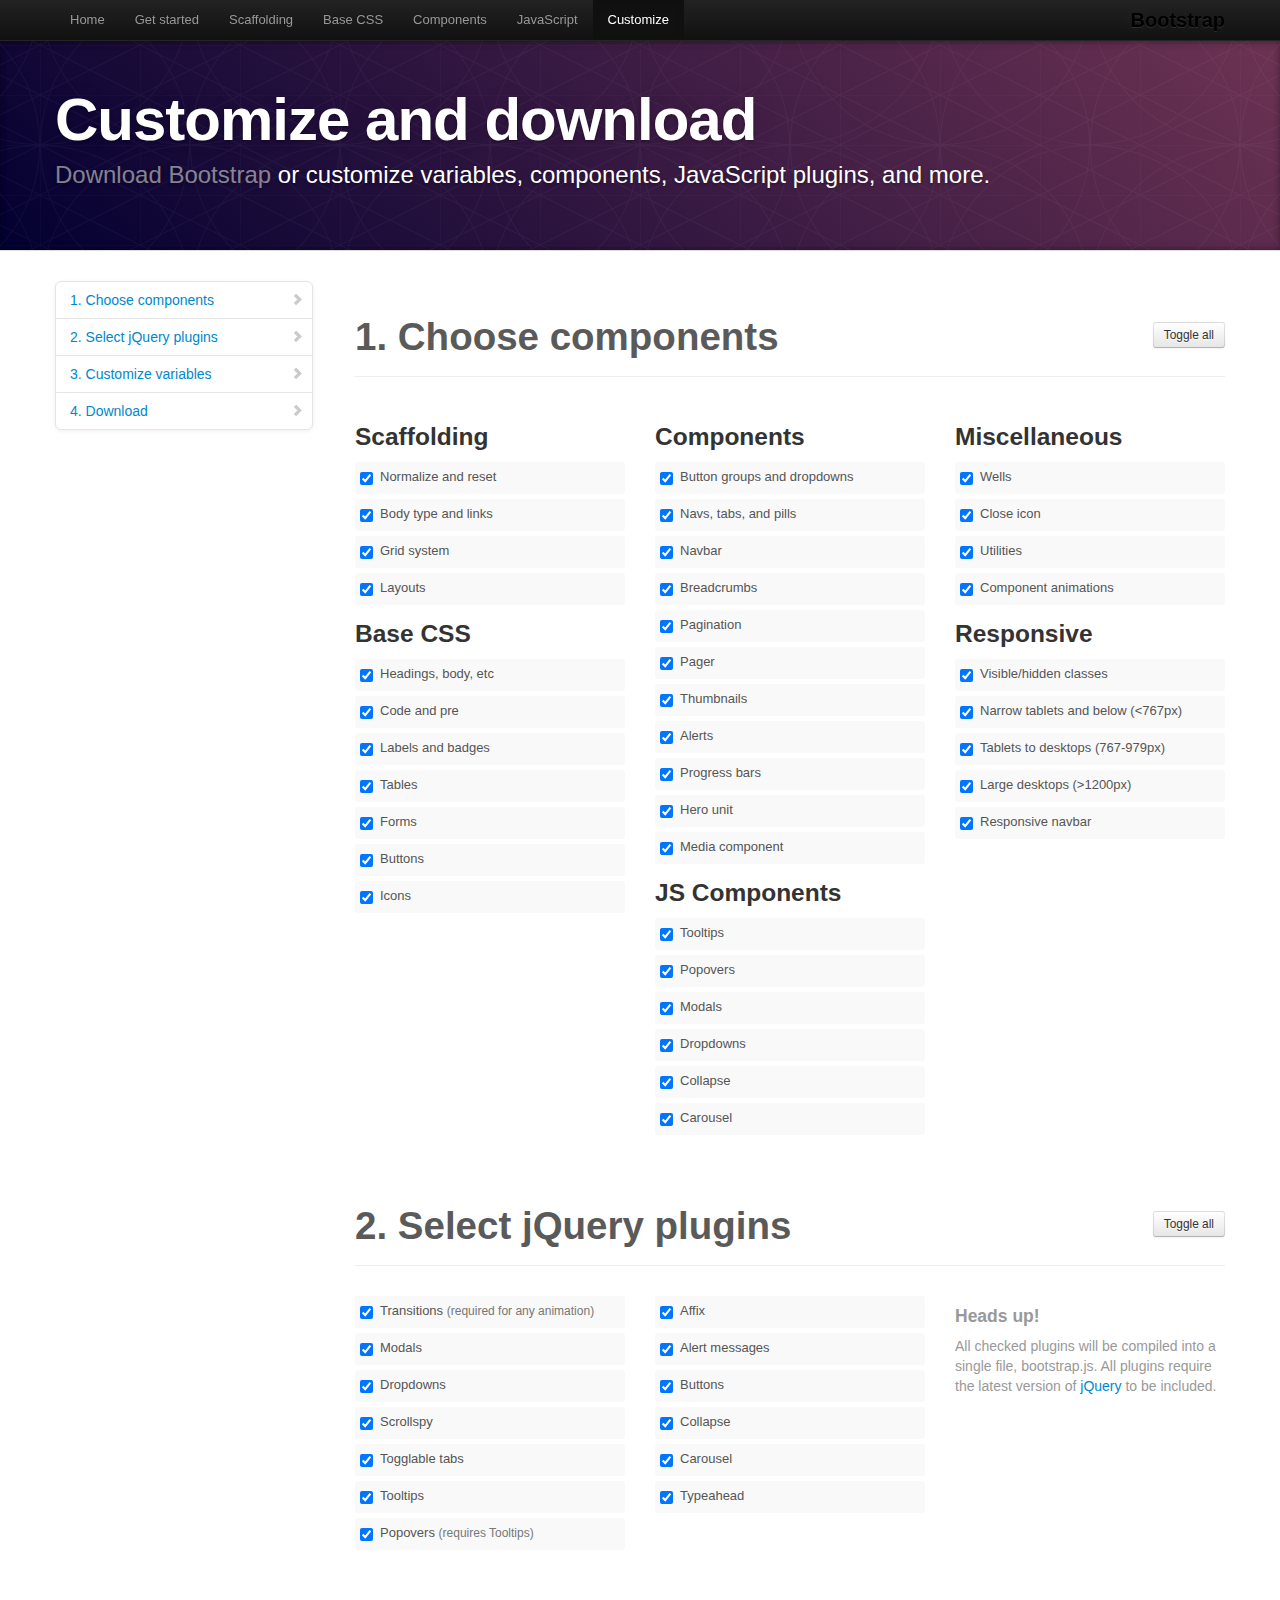
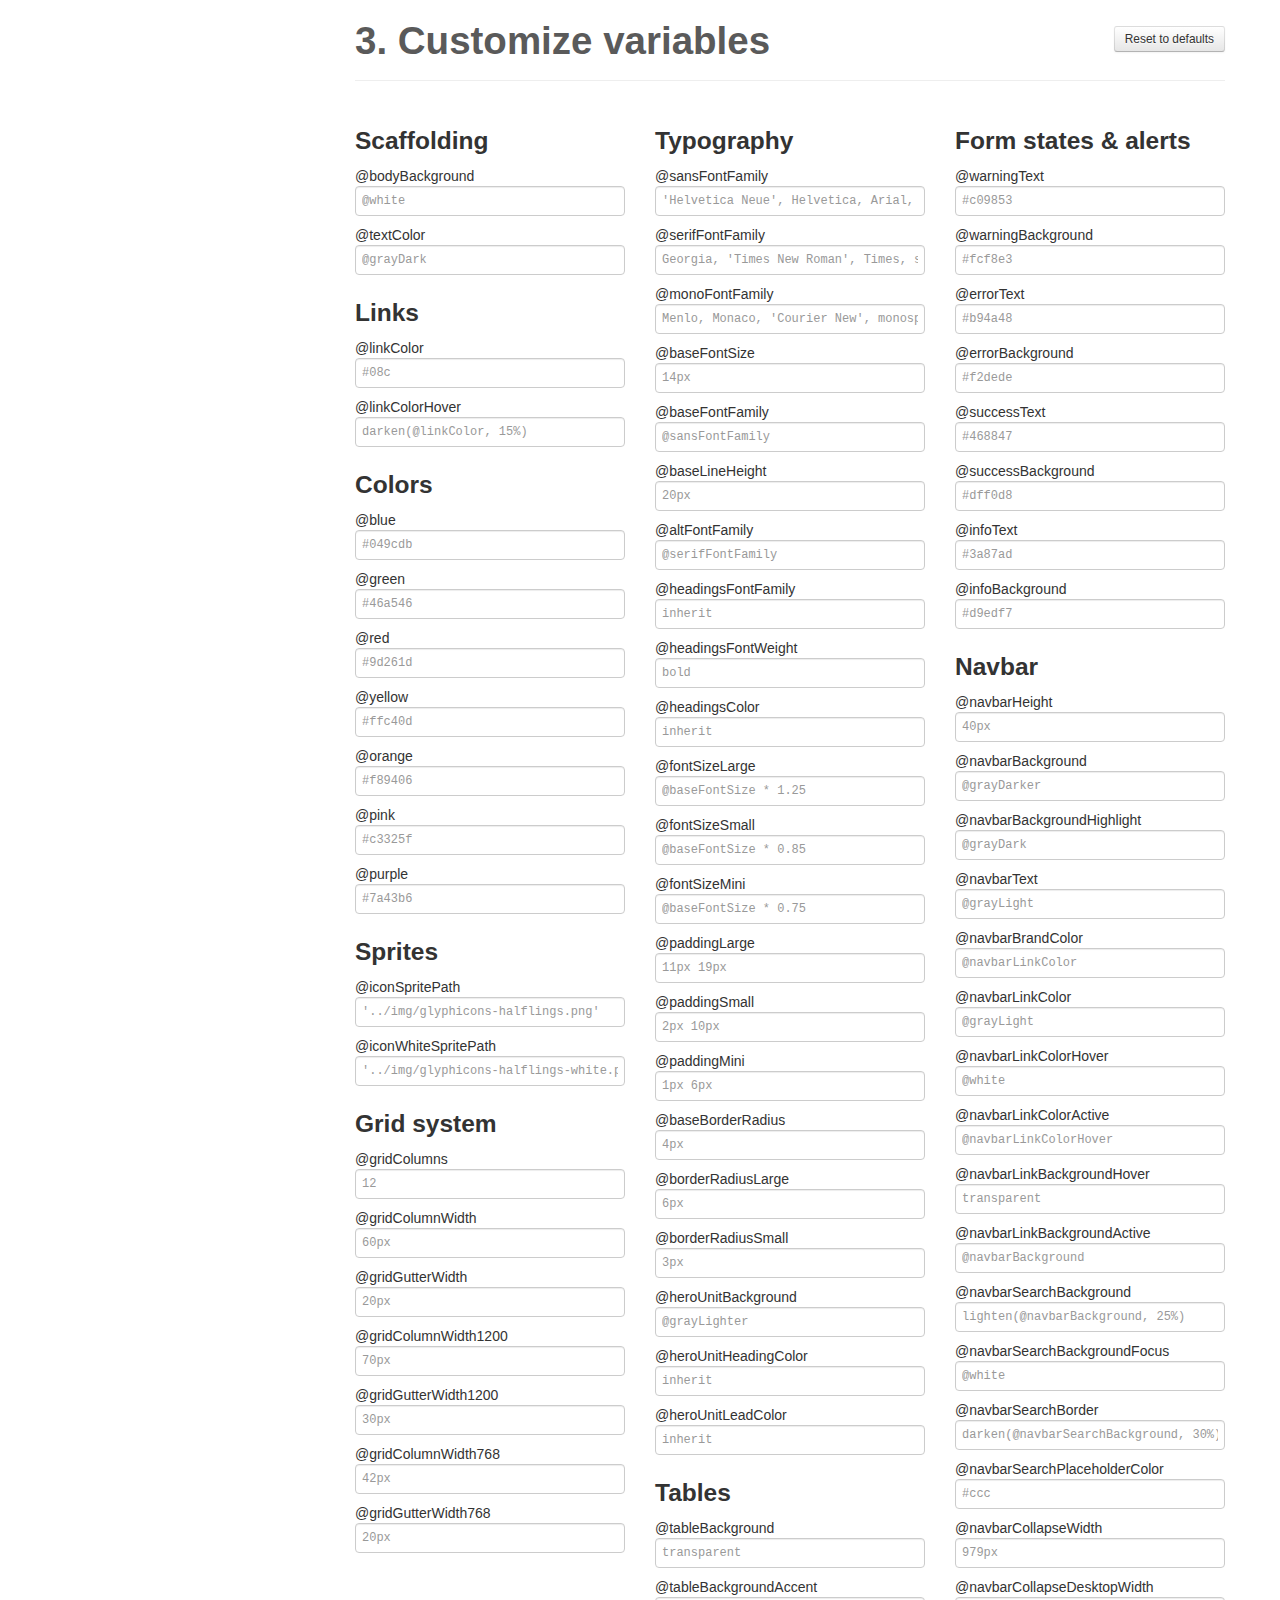
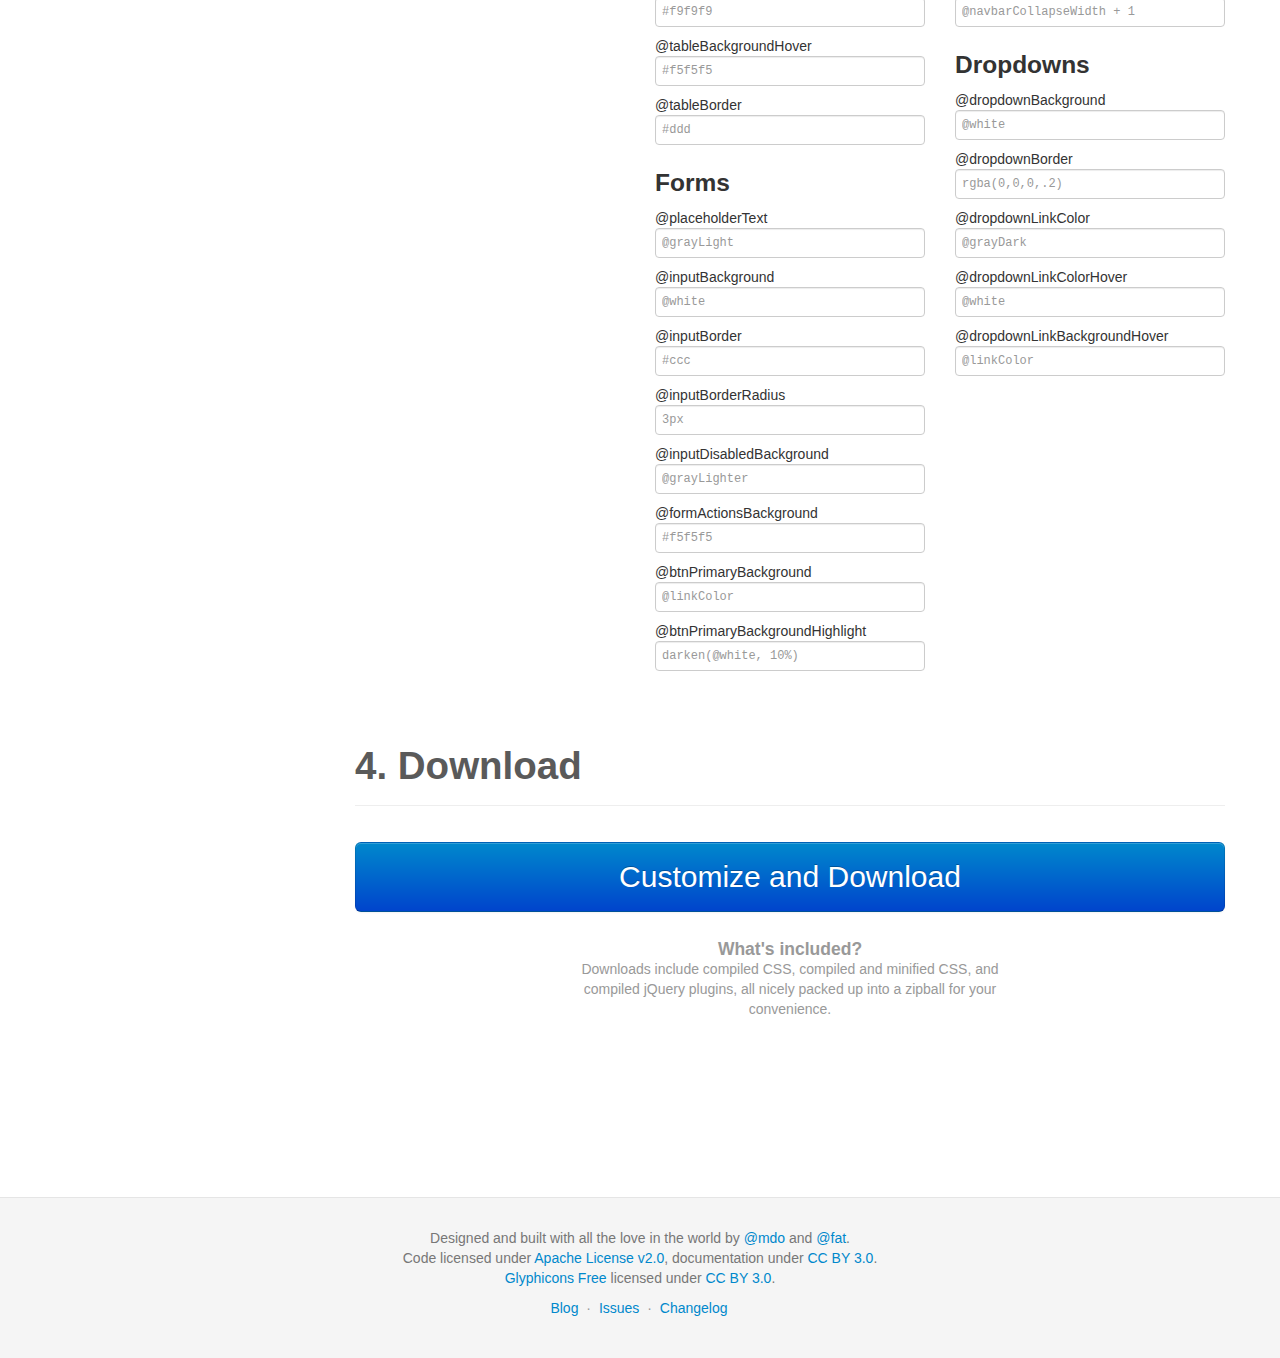
<file: carrusel/docs/customize.html>
<!DOCTYPE html>
<html lang="en">
  <head>
    <meta charset="utf-8">
    <title>Customize · Bootstrap</title>
    <meta name="viewport" content="width=device-width, initial-scale=1.0">
    <meta name="description" content="">
    <meta name="author" content="">

    <!-- Le styles -->
    <link href="assets/css/bootstrap.css" rel="stylesheet">
    <link href="assets/css/bootstrap-responsive.css" rel="stylesheet">
    <link href="assets/css/docs.css" rel="stylesheet">
    <link href="assets/js/google-code-prettify/prettify.css" rel="stylesheet">

    <!-- Le HTML5 shim, for IE6-8 support of HTML5 elements -->
    <!--[if lt IE 9]>
      <script src="assets/js/html5shiv.js"></script>
    <![endif]-->

    <!-- Le fav and touch icons -->
    <link rel="apple-touch-icon-precomposed" sizes="144x144" href="assets/ico/apple-touch-icon-144-precomposed.png">
    <link rel="apple-touch-icon-precomposed" sizes="114x114" href="assets/ico/apple-touch-icon-114-precomposed.png">
      <link rel="apple-touch-icon-precomposed" sizes="72x72" href="assets/ico/apple-touch-icon-72-precomposed.png">
                    <link rel="apple-touch-icon-precomposed" href="assets/ico/apple-touch-icon-57-precomposed.png">
                                   <link rel="shortcut icon" href="assets/ico/favicon.png">

    <script type="text/javascript">
      var _gaq = _gaq || [];
      _gaq.push(['_setAccount', 'UA-146052-10']);
      _gaq.push(['_trackPageview']);
      (function() {
        var ga = document.createElement('script'); ga.type = 'text/javascript'; ga.async = true;
        ga.src = ('https:' == document.location.protocol ? 'https://ssl' : 'http://www') + '.google-analytics.com/ga.js';
        var s = document.getElementsByTagName('script')[0]; s.parentNode.insertBefore(ga, s);
      })();
    </script>
  </head>

  <body data-spy="scroll" data-target=".bs-docs-sidebar">

    <!-- Navbar
    ================================================== -->
    <div class="navbar navbar-inverse navbar-fixed-top">
      <div class="navbar-inner">
        <div class="container">
          <button type="button" class="btn btn-navbar" data-toggle="collapse" data-target=".nav-collapse">
            <span class="icon-bar"></span>
            <span class="icon-bar"></span>
            <span class="icon-bar"></span>
          </button>
          <a class="brand" href="./index.html">Bootstrap</a>
          <div class="nav-collapse collapse">
            <ul class="nav">
              <li class="">
                <a href="./index.html">Home</a>
              </li>
              <li class="">
                <a href="./getting-started.html">Get started</a>
              </li>
              <li class="">
                <a href="./scaffolding.html">Scaffolding</a>
              </li>
              <li class="">
                <a href="./base-css.html">Base CSS</a>
              </li>
              <li class="">
                <a href="./components.html">Components</a>
              </li>
              <li class="">
                <a href="./javascript.html">JavaScript</a>
              </li>
              <li class="active">
                <a href="./customize.html">Customize</a>
              </li>
            </ul>
          </div>
        </div>
      </div>
    </div>

<!-- Masthead
================================================== -->
<header class="jumbotron subhead" id="overview">
  <div class="container">
    <h1>Customize and download</h1>
    <p class="lead"><a href="https://github.com/twitter/bootstrap/archive/v2.3.2.zip">Download Bootstrap</a> or customize variables, components, JavaScript plugins, and more.</p>
  </div>
</header>


  <div class="container">

    <!-- Docs nav
    ================================================== -->
    <div class="row">
      <div class="span3 bs-docs-sidebar">
        <ul class="nav nav-list bs-docs-sidenav">
          <li><a href="#components"><i class="icon-chevron-right"></i> 1. Choose components</a></li>
          <li><a href="#plugins"><i class="icon-chevron-right"></i> 2. Select jQuery plugins</a></li>
          <li><a href="#variables"><i class="icon-chevron-right"></i> 3. Customize variables</a></li>
          <li><a href="#download"><i class="icon-chevron-right"></i> 4. Download</a></li>
        </ul>
      </div>
      <div class="span9">


        <!-- Customize form
        ================================================== -->
        <form>
          <section class="download" id="components">
            <div class="page-header">
              <a class="btn btn-small pull-right toggle-all" href="#">Toggle all</a>
              <h1>
                1. Choose components
              </h1>
            </div>
            <div class="row download-builder">
              <div class="span3">
                <h3>Scaffolding</h3>
                <label class="checkbox"><input checked="checked" type="checkbox" value="reset.less"> Normalize and reset</label>
                <label class="checkbox"><input checked="checked" type="checkbox" value="scaffolding.less"> Body type and links</label>
                <label class="checkbox"><input checked="checked" type="checkbox" value="grid.less"> Grid system</label>
                <label class="checkbox"><input checked="checked" type="checkbox" value="layouts.less"> Layouts</label>
                <h3>Base CSS</h3>
                <label class="checkbox"><input checked="checked" type="checkbox" value="type.less"> Headings, body, etc</label>
                <label class="checkbox"><input checked="checked" type="checkbox" value="code.less"> Code and pre</label>
                <label class="checkbox"><input checked="checked" type="checkbox" value="labels-badges.less"> Labels and badges</label>
                <label class="checkbox"><input checked="checked" type="checkbox" value="tables.less"> Tables</label>
                <label class="checkbox"><input checked="checked" type="checkbox" value="forms.less"> Forms</label>
                <label class="checkbox"><input checked="checked" type="checkbox" value="buttons.less"> Buttons</label>
                <label class="checkbox"><input checked="checked" type="checkbox" value="sprites.less"> Icons</label>
              </div><!-- /span -->
              <div class="span3">
                <h3>Components</h3>
                <label class="checkbox"><input checked="checked" type="checkbox" value="button-groups.less"> Button groups and dropdowns</label>
                <label class="checkbox"><input checked="checked" type="checkbox" value="navs.less"> Navs, tabs, and pills</label>
                <label class="checkbox"><input checked="checked" type="checkbox" value="navbar.less"> Navbar</label>
                <label class="checkbox"><input checked="checked" type="checkbox" value="breadcrumbs.less"> Breadcrumbs</label>
                <label class="checkbox"><input checked="checked" type="checkbox" value="pagination.less"> Pagination</label>
                <label class="checkbox"><input checked="checked" type="checkbox" value="pager.less"> Pager</label>
                <label class="checkbox"><input checked="checked" type="checkbox" value="thumbnails.less"> Thumbnails</label>
                <label class="checkbox"><input checked="checked" type="checkbox" value="alerts.less"> Alerts</label>
                <label class="checkbox"><input checked="checked" type="checkbox" value="progress-bars.less"> Progress bars</label>
                <label class="checkbox"><input checked="checked" type="checkbox" value="hero-unit.less"> Hero unit</label>
                <label class="checkbox"><input checked="checked" type="checkbox" value="media.less"> Media component</label>
                <h3>JS Components</h3>
                <label class="checkbox"><input checked="checked" type="checkbox" value="tooltip.less"> Tooltips</label>
                <label class="checkbox"><input checked="checked" type="checkbox" value="popovers.less"> Popovers</label>
                <label class="checkbox"><input checked="checked" type="checkbox" value="modals.less"> Modals</label>
                <label class="checkbox"><input checked="checked" type="checkbox" value="dropdowns.less"> Dropdowns</label>
                <label class="checkbox"><input checked="checked" type="checkbox" value="accordion.less"> Collapse</label>
                <label class="checkbox"><input checked="checked" type="checkbox" value="carousel.less"> Carousel</label>
              </div><!-- /span -->
              <div class="span3">
                <h3>Miscellaneous</h3>
                <label class="checkbox"><input checked="checked" type="checkbox" value="wells.less"> Wells</label>
                <label class="checkbox"><input checked="checked" type="checkbox" value="close.less"> Close icon</label>
                <label class="checkbox"><input checked="checked" type="checkbox" value="utilities.less"> Utilities</label>
                <label class="checkbox"><input checked="checked" type="checkbox" value="component-animations.less"> Component animations</label>
                <h3>Responsive</h3>
                <label class="checkbox"><input checked="checked" type="checkbox" value="responsive-utilities.less"> Visible/hidden classes</label>
                <label class="checkbox"><input checked="checked" type="checkbox" value="responsive-767px-max.less"> Narrow tablets and below (<767px)</label>
                <label class="checkbox"><input checked="checked" type="checkbox" value="responsive-768px-979px.less"> Tablets to desktops (767-979px)</label>
                <label class="checkbox"><input checked="checked" type="checkbox" value="responsive-1200px-min.less"> Large desktops (>1200px)</label>
                <label class="checkbox"><input checked="checked" type="checkbox" value="responsive-navbar.less"> Responsive navbar</label>
              </div><!-- /span -->
            </div><!-- /row -->
          </section>

          <section class="download" id="plugins">
            <div class="page-header">
              <a class="btn btn-small pull-right toggle-all" href="#">Toggle all</a>
              <h1>
                2. Select jQuery plugins
              </h1>
            </div>
            <div class="row download-builder">
              <div class="span3">
                <label class="checkbox">
                  <input type="checkbox" checked="true" value="bootstrap-transition.js">
                  Transitions <small>(required for any animation)</small>
                </label>
                <label class="checkbox">
                  <input type="checkbox" checked="true" value="bootstrap-modal.js">
                  Modals
                </label>
                <label class="checkbox">
                  <input type="checkbox" checked="true" value="bootstrap-dropdown.js">
                  Dropdowns
                </label>
                <label class="checkbox">
                  <input type="checkbox" checked="true" value="bootstrap-scrollspy.js">
                  Scrollspy
                </label>
                <label class="checkbox">
                  <input type="checkbox" checked="true" value="bootstrap-tab.js">
                  Togglable tabs
                </label>
                <label class="checkbox">
                  <input type="checkbox" checked="true" value="bootstrap-tooltip.js">
                  Tooltips
                </label>
                <label class="checkbox">
                  <input type="checkbox" checked="true" value="bootstrap-popover.js">
                  Popovers <small>(requires Tooltips)</small>
                </label>
              </div><!-- /span -->
              <div class="span3">
                <label class="checkbox">
                  <input type="checkbox" checked="true" value="bootstrap-affix.js">
                  Affix
                </label>
                <label class="checkbox">
                  <input type="checkbox" checked="true" value="bootstrap-alert.js">
                  Alert messages
                </label>
                <label class="checkbox">
                  <input type="checkbox" checked="true" value="bootstrap-button.js">
                  Buttons
                </label>
                <label class="checkbox">
                  <input type="checkbox" checked="true" value="bootstrap-collapse.js">
                  Collapse
                </label>
                <label class="checkbox">
                  <input type="checkbox" checked="true" value="bootstrap-carousel.js">
                  Carousel
                </label>
                <label class="checkbox">
                  <input type="checkbox" checked="true" value="bootstrap-typeahead.js">
                  Typeahead
                </label>
              </div><!-- /span -->
              <div class="span3">
                <h4 class="muted">Heads up!</h4>
                <p class="muted">All checked plugins will be compiled into a single file, bootstrap.js. All plugins require the latest version of <a href="http://jquery.com/" target="_blank">jQuery</a> to be included.</p>
              </div><!-- /span -->
            </div><!-- /row -->
          </section>


          <section class="download" id="variables">
            <div class="page-header">
              <a class="btn btn-small pull-right toggle-all" href="#">Reset to defaults</a>
              <h1>
                3. Customize variables
              </h1>
            </div>
            <div class="row download-builder">
              <div class="span3">
                <h3>Scaffolding</h3>
                <label>@bodyBackground</label>
                <input type="text" class="span3" placeholder="@white">
                <label>@textColor</label>
                <input type="text" class="span3" placeholder="@grayDark">

                <h3>Links</h3>
                <label>@linkColor</label>
                <input type="text" class="span3" placeholder="#08c">
                <label>@linkColorHover</label>
                <input type="text" class="span3" placeholder="darken(@linkColor, 15%)">
                <h3>Colors</h3>
                <label>@blue</label>
                <input type="text" class="span3" placeholder="#049cdb">
                <label>@green</label>
                <input type="text" class="span3" placeholder="#46a546">
                <label>@red</label>
                <input type="text" class="span3" placeholder="#9d261d">
                <label>@yellow</label>
                <input type="text" class="span3" placeholder="#ffc40d">
                <label>@orange</label>
                <input type="text" class="span3" placeholder="#f89406">
                <label>@pink</label>
                <input type="text" class="span3" placeholder="#c3325f">
                <label>@purple</label>
                <input type="text" class="span3" placeholder="#7a43b6">

                <h3>Sprites</h3>
                <label>@iconSpritePath</label>
                <input type="text" class="span3" placeholder="'../img/glyphicons-halflings.png'">
                <label>@iconWhiteSpritePath</label>
                <input type="text" class="span3" placeholder="'../img/glyphicons-halflings-white.png'">

                <h3>Grid system</h3>
                <label>@gridColumns</label>
                <input type="text" class="span3" placeholder="12">
                <label>@gridColumnWidth</label>
                <input type="text" class="span3" placeholder="60px">
                <label>@gridGutterWidth</label>
                <input type="text" class="span3" placeholder="20px">
                <label>@gridColumnWidth1200</label>
                <input type="text" class="span3" placeholder="70px">
                <label>@gridGutterWidth1200</label>
                <input type="text" class="span3" placeholder="30px">
                <label>@gridColumnWidth768</label>
                <input type="text" class="span3" placeholder="42px">
                <label>@gridGutterWidth768</label>
                <input type="text" class="span3" placeholder="20px">

              </div><!-- /span -->
              <div class="span3">

                <h3>Typography</h3>
                <label>@sansFontFamily</label>
                <input type="text" class="span3" placeholder="'Helvetica Neue', Helvetica, Arial, sans-serif">
                <label>@serifFontFamily</label>
                <input type="text" class="span3" placeholder="Georgia, 'Times New Roman', Times, serif">
                <label>@monoFontFamily</label>
                <input type="text" class="span3" placeholder="Menlo, Monaco, 'Courier New', monospace">

                <label>@baseFontSize</label>
                <input type="text" class="span3" placeholder="14px">
                <label>@baseFontFamily</label>
                <input type="text" class="span3" placeholder="@sansFontFamily">
                <label>@baseLineHeight</label>
                <input type="text" class="span3" placeholder="20px">

                <label>@altFontFamily</label>
                <input type="text" class="span3" placeholder="@serifFontFamily">
                <label>@headingsFontFamily</label>
                <input type="text" class="span3" placeholder="inherit">
                <label>@headingsFontWeight</label>
                <input type="text" class="span3" placeholder="bold">
                <label>@headingsColor</label>
                <input type="text" class="span3" placeholder="inherit">

                <label>@fontSizeLarge</label>
                <input type="text" class="span3" placeholder="@baseFontSize * 1.25">
                <label>@fontSizeSmall</label>
                <input type="text" class="span3" placeholder="@baseFontSize * 0.85">
                <label>@fontSizeMini</label>
                <input type="text" class="span3" placeholder="@baseFontSize * 0.75">

                <label>@paddingLarge</label>
                <input type="text" class="span3" placeholder="11px 19px">
                <label>@paddingSmall</label>
                <input type="text" class="span3" placeholder="2px 10px">
                <label>@paddingMini</label>
                <input type="text" class="span3" placeholder="1px 6px">

                <label>@baseBorderRadius</label>
                <input type="text" class="span3" placeholder="4px">
                <label>@borderRadiusLarge</label>
                <input type="text" class="span3" placeholder="6px">
                <label>@borderRadiusSmall</label>
                <input type="text" class="span3" placeholder="3px">

                <label>@heroUnitBackground</label>
                <input type="text" class="span3" placeholder="@grayLighter">
                <label>@heroUnitHeadingColor</label>
                <input type="text" class="span3" placeholder="inherit">
                <label>@heroUnitLeadColor</label>
                <input type="text" class="span3" placeholder="inherit">

                <h3>Tables</h3>
                <label>@tableBackground</label>
                <input type="text" class="span3" placeholder="transparent">
                <label>@tableBackgroundAccent</label>
                <input type="text" class="span3" placeholder="#f9f9f9">
                <label>@tableBackgroundHover</label>
                <input type="text" class="span3" placeholder="#f5f5f5">
                <label>@tableBorder</label>
                <input type="text" class="span3" placeholder="#ddd">

                <h3>Forms</h3>
                <label>@placeholderText</label>
                <input type="text" class="span3" placeholder="@grayLight">
                <label>@inputBackground</label>
                <input type="text" class="span3" placeholder="@white">
                <label>@inputBorder</label>
                <input type="text" class="span3" placeholder="#ccc">
                <label>@inputBorderRadius</label>
                <input type="text" class="span3" placeholder="3px">
                <label>@inputDisabledBackground</label>
                <input type="text" class="span3" placeholder="@grayLighter">
                <label>@formActionsBackground</label>
                <input type="text" class="span3" placeholder="#f5f5f5">
                <label>@btnPrimaryBackground</label>
                <input type="text" class="span3" placeholder="@linkColor">
                <label>@btnPrimaryBackgroundHighlight</label>
                <input type="text" class="span3" placeholder="darken(@white, 10%)">

              </div><!-- /span -->
              <div class="span3">

                <h3>Form states &amp; alerts</h3>
                <label>@warningText</label>
                <input type="text" class="span3" placeholder="#c09853">
                <label>@warningBackground</label>
                <input type="text" class="span3" placeholder="#fcf8e3">
                <label>@errorText</label>
                <input type="text" class="span3" placeholder="#b94a48">
                <label>@errorBackground</label>
                <input type="text" class="span3" placeholder="#f2dede">
                <label>@successText</label>
                <input type="text" class="span3" placeholder="#468847">
                <label>@successBackground</label>
                <input type="text" class="span3" placeholder="#dff0d8">
                <label>@infoText</label>
                <input type="text" class="span3" placeholder="#3a87ad">
                <label>@infoBackground</label>
                <input type="text" class="span3" placeholder="#d9edf7">

                <h3>Navbar</h3>
                <label>@navbarHeight</label>
                <input type="text" class="span3" placeholder="40px">
                <label>@navbarBackground</label>
                <input type="text" class="span3" placeholder="@grayDarker">
                <label>@navbarBackgroundHighlight</label>
                <input type="text" class="span3" placeholder="@grayDark">
                <label>@navbarText</label>
                <input type="text" class="span3" placeholder="@grayLight">
                <label>@navbarBrandColor</label>
                <input type="text" class="span3" placeholder="@navbarLinkColor">
                <label>@navbarLinkColor</label>
                <input type="text" class="span3" placeholder="@grayLight">
                <label>@navbarLinkColorHover</label>
                <input type="text" class="span3" placeholder="@white">
                <label>@navbarLinkColorActive</label>
                <input type="text" class="span3" placeholder="@navbarLinkColorHover">
                <label>@navbarLinkBackgroundHover</label>
                <input type="text" class="span3" placeholder="transparent">
                <label>@navbarLinkBackgroundActive</label>
                <input type="text" class="span3" placeholder="@navbarBackground">
                <label>@navbarSearchBackground</label>
                <input type="text" class="span3" placeholder="lighten(@navbarBackground, 25%)">
                <label>@navbarSearchBackgroundFocus</label>
                <input type="text" class="span3" placeholder="@white">
                <label>@navbarSearchBorder</label>
                <input type="text" class="span3" placeholder="darken(@navbarSearchBackground, 30%)">
                <label>@navbarSearchPlaceholderColor</label>
                <input type="text" class="span3" placeholder="#ccc">

                <label>@navbarCollapseWidth</label>
                <input type="text" class="span3" placeholder="979px">
                <label>@navbarCollapseDesktopWidth</label>
                <input type="text" class="span3" placeholder="@navbarCollapseWidth + 1">

                <h3>Dropdowns</h3>
                <label>@dropdownBackground</label>
                <input type="text" class="span3" placeholder="@white">
                <label>@dropdownBorder</label>
                <input type="text" class="span3" placeholder="rgba(0,0,0,.2)">
                <label>@dropdownLinkColor</label>
                <input type="text" class="span3" placeholder="@grayDark">
                <label>@dropdownLinkColorHover</label>
                <input type="text" class="span3" placeholder="@white">
                <label>@dropdownLinkBackgroundHover</label>
                <input type="text" class="span3" placeholder="@linkColor">
              </div><!-- /span -->
            </div><!-- /row -->
          </section>

          <section class="download" id="download">
            <div class="page-header">
              <h1>
                4. Download
              </h1>
            </div>
            <div class="download-btn">
              <a class="btn btn-primary" href="#" onclick="_gaq.push(['_trackEvent', 'Customize', 'Download', 'Customize and Download']);">Customize and Download</a>
              <h4>What's included?</h4>
              <p>Downloads include compiled CSS, compiled and minified CSS, and compiled jQuery plugins, all nicely packed up into a zipball for your convenience.</p>
            </div>
          </section><!-- /download -->
        </form>



      </div>
    </div>

  </div>



    <!-- Footer
    ================================================== -->
    <footer class="footer">
      <div class="container">
        <p>Designed and built with all the love in the world by <a href="http://twitter.com/mdo" target="_blank">@mdo</a> and <a href="http://twitter.com/fat" target="_blank">@fat</a>.</p>
        <p>Code licensed under <a href="http://www.apache.org/licenses/LICENSE-2.0" target="_blank">Apache License v2.0</a>, documentation under <a href="http://creativecommons.org/licenses/by/3.0/">CC BY 3.0</a>.</p>
        <p><a href="http://glyphicons.com">Glyphicons Free</a> licensed under <a href="http://creativecommons.org/licenses/by/3.0/">CC BY 3.0</a>.</p>
        <ul class="footer-links">
          <li><a href="http://blog.getbootstrap.com">Blog</a></li>
          <li class="muted">&middot;</li>
          <li><a href="https://github.com/twbs/bootstrap/issues?state=open">Issues</a></li>
          <li class="muted">&middot;</li>
          <li><a href="https://github.com/twbs/bootstrap/releases">Changelog</a></li>
        </ul>
      </div>
    </footer>



    <!-- Le javascript
    ================================================== -->
    <!-- Placed at the end of the document so the pages load faster -->
    <script type="text/javascript" src="http://platform.twitter.com/widgets.js"></script>
    <script src="assets/js/jquery.js"></script>
    <script src="assets/js/bootstrap-transition.js"></script>
    <script src="assets/js/bootstrap-alert.js"></script>
    <script src="assets/js/bootstrap-modal.js"></script>
    <script src="assets/js/bootstrap-dropdown.js"></script>
    <script src="assets/js/bootstrap-scrollspy.js"></script>
    <script src="assets/js/bootstrap-tab.js"></script>
    <script src="assets/js/bootstrap-tooltip.js"></script>
    <script src="assets/js/bootstrap-popover.js"></script>
    <script src="assets/js/bootstrap-button.js"></script>
    <script src="assets/js/bootstrap-collapse.js"></script>
    <script src="assets/js/bootstrap-carousel.js"></script>
    <script src="assets/js/bootstrap-typeahead.js"></script>
    <script src="assets/js/bootstrap-affix.js"></script>

    <script src="assets/js/holder/holder.js"></script>
    <script src="assets/js/google-code-prettify/prettify.js"></script>

    <script src="assets/js/application.js"></script>


    <!-- Analytics
    ================================================== -->
    <script>
      var _gauges = _gauges || [];
      (function() {
        var t   = document.createElement('script');
        t.type  = 'text/javascript';
        t.async = true;
        t.id    = 'gauges-tracker';
        t.setAttribute('data-site-id', '4f0dc9fef5a1f55508000013');
        t.src = '//secure.gaug.es/track.js';
        var s = document.getElementsByTagName('script')[0];
        s.parentNode.insertBefore(t, s);
      })();
    </script>

  </body>
</html>
</file>
<file: css/style.css>
.footer-margin-top{
	margin-top: 10px;
}

.hero-unit{
	margin-bottom: 10px;
	margin-top: 70px;
}

.image{
	margin-top: 20px;
	margin-left: 0px;;
	height: 210px;
	width: 310px;
}

.imagelogo{
	height: 40px;
	width: 80px;
}

.paragraph{
	text-align: center;
	color: white;
}

.sticky-footer{
	margin-top: 70px;
}

.hcolor{
	color: #0000CC;
	font-size: 24px;
}

.accordion-inner{
	color: black;
	font-weight: bold;
}

/*
#loadingIndicator {
  margin-top: 50px;
  margin-left: 15px;
  margin-bottom: 50px;
}*/

#header{
	position: fixed;
	margin-right: 0px;
	margin-left: 0px;
}

#footer{
	position: fixed;
	margin-right: 0px;
	margin-left: 0px;
}
</file>
<file: css/small.css>
div#myCarousel{
	width: 270px;
	height: 300px;
	margin-top: 80px;
	margin-left: 0px;
	margin-bottom: 200px;
}

#imagenCarrusel{
	width: 270px;
	height: 300px;
}

#loadingIndicator {
  margin-top: 50px;
  margin-left: 55px;
  margin-bottom: 50px;
}
</file>
<file: css/smalltablet.css>
div#myCarousel{
	width: 600px;
	height: 400px;
	margin-left: 0px;
	margin-bottom: 0px;
}

#imagenCarrusel{
	width: 600px;
	height: 400px;
}

#loadingIndicator {
  margin-top: 50px;
  margin-left: 63px;
  margin-bottom: 50px;
}
</file>
<file: css/medium.css>
div#myCarousel{
	width: 800px;
	height: 400px;
	margin-left: 100px;
	margin-top: 70px;
	margin-bottom: -50px;
}

#imagenCarrusel{
	width: 800px;
	height: 400px;
}

#loadingIndicator {
  margin-top: 50px;
  margin-left: 70px;
  margin-bottom: 50px;
}
</file>
<file: css/large.css>
div#myCarousel{
	width: 1000px;
	height: 400px;
	margin-left: 150px;
	margin-top: 70px;
	margin-bottom: -50px;
}

#imagenCarrusel{
	width: 1000px;
	height: 400px;
}

#loadingIndicator {
  margin-top: 50px;
  margin-left: 85px;
  margin-bottom: 50px;
}
</file>
<file: carrusel/docs/assets/js/google-code-prettify/prettify.css>
.com { color: #93a1a1; }
.lit { color: #195f91; }
.pun, .opn, .clo { color: #93a1a1; }
.fun { color: #dc322f; }
.str, .atv { color: #D14; }
.kwd, .prettyprint .tag { color: #1e347b; }
.typ, .atn, .dec, .var { color: teal; }
.pln { color: #48484c; }

.prettyprint {
  padding: 8px;
  background-color: #f7f7f9;
  border: 1px solid #e1e1e8;
}
.prettyprint.linenums {
  -webkit-box-shadow: inset 40px 0 0 #fbfbfc, inset 41px 0 0 #ececf0;
     -moz-box-shadow: inset 40px 0 0 #fbfbfc, inset 41px 0 0 #ececf0;
          box-shadow: inset 40px 0 0 #fbfbfc, inset 41px 0 0 #ececf0;
}

/* Specify class=linenums on a pre to get line numbering */
ol.linenums {
  margin: 0 0 0 33px; /* IE indents via margin-left */
}
ol.linenums li {
  padding-left: 12px;
  color: #bebec5;
  line-height: 20px;
  text-shadow: 0 1px 0 #fff;
}
</file>
<file: css/style2.css>
.imageBCI{
	height: 70px;
	width: 300px;
}

.span10{
	background-color: #F5ECCE;
}

.span2{
	background-color: #E0F8F7;
}

.list-group-item{
	color:#848484;
	font-weight: bolder;
}
</file>
<file: carrusel/docs/assets/css/docs.css>
/* Add additional stylesheets below
-------------------------------------------------- */
/*
  Bootstrap's documentation styles
  Special styles for presenting Bootstrap's documentation and examples
*/



/* Body and structure
-------------------------------------------------- */

body {
  position: relative;
  padding-top: 40px;
}

/* Code in headings */
h3 code {
  font-size: 14px;
  font-weight: normal;
}



/* Tweak navbar brand link to be super sleek
-------------------------------------------------- */

body > .navbar {
  font-size: 13px;
}

/* Change the docs' brand */
body > .navbar .brand {
  padding-right: 0;
  padding-left: 0;
  margin-left: 20px;
  float: right;
  font-weight: bold;
  color: #000;
  text-shadow: 0 1px 0 rgba(255,255,255,.1), 0 0 30px rgba(255,255,255,.125);
  -webkit-transition: all .2s linear;
     -moz-transition: all .2s linear;
          transition: all .2s linear;
}
body > .navbar .brand:hover {
  text-decoration: none;
  text-shadow: 0 1px 0 rgba(255,255,255,.1), 0 0 30px rgba(255,255,255,.4);
}


/* Sections
-------------------------------------------------- */

/* padding for in-page bookmarks and fixed navbar */
section {
  padding-top: 30px;
}
section > .page-header,
section > .lead {
  color: #5a5a5a;
}
section > ul li {
  margin-bottom: 5px;
}

/* Separators (hr) */
.bs-docs-separator {
  margin: 40px 0 39px;
}

/* Faded out hr */
hr.soften {
  height: 1px;
  margin: 70px 0;
  background-image: -webkit-linear-gradient(left, rgba(0,0,0,0), rgba(0,0,0,.1), rgba(0,0,0,0));
  background-image:    -moz-linear-gradient(left, rgba(0,0,0,0), rgba(0,0,0,.1), rgba(0,0,0,0));
  background-image:     -ms-linear-gradient(left, rgba(0,0,0,0), rgba(0,0,0,.1), rgba(0,0,0,0));
  background-image:      -o-linear-gradient(left, rgba(0,0,0,0), rgba(0,0,0,.1), rgba(0,0,0,0));
  border: 0;
}



/* Jumbotrons
-------------------------------------------------- */

/* Base class
------------------------- */
.jumbotron {
  position: relative;
  padding: 40px 0;
  color: #fff;
  text-align: center;
  text-shadow: 0 1px 3px rgba(0,0,0,.4), 0 0 30px rgba(0,0,0,.075);
  background: #020031; /* Old browsers */
  background: -moz-linear-gradient(45deg,  #020031 0%, #6d3353 100%); /* FF3.6+ */
  background: -webkit-gradient(linear, left bottom, right top, color-stop(0%,#020031), color-stop(100%,#6d3353)); /* Chrome,Safari4+ */
  background: -webkit-linear-gradient(45deg,  #020031 0%,#6d3353 100%); /* Chrome10+,Safari5.1+ */
  background: -o-linear-gradient(45deg,  #020031 0%,#6d3353 100%); /* Opera 11.10+ */
  background: -ms-linear-gradient(45deg,  #020031 0%,#6d3353 100%); /* IE10+ */
  background: linear-gradient(45deg,  #020031 0%,#6d3353 100%); /* W3C */
  filter: progid:DXImageTransform.Microsoft.gradient( startColorstr='#020031', endColorstr='#6d3353',GradientType=1 ); /* IE6-9 fallback on horizontal gradient */
  -webkit-box-shadow: inset 0 3px 7px rgba(0,0,0,.2), inset 0 -3px 7px rgba(0,0,0,.2);
     -moz-box-shadow: inset 0 3px 7px rgba(0,0,0,.2), inset 0 -3px 7px rgba(0,0,0,.2);
          box-shadow: inset 0 3px 7px rgba(0,0,0,.2), inset 0 -3px 7px rgba(0,0,0,.2);
}
.jumbotron h1 {
  font-size: 80px;
  font-weight: bold;
  letter-spacing: -1px;
  line-height: 1;
}
.jumbotron p {
  font-size: 24px;
  font-weight: 300;
  line-height: 1.25;
  margin-bottom: 30px;
}

/* Link styles (used on .masthead-links as well) */
.jumbotron a {
  color: #fff;
  color: rgba(255,255,255,.5);
  -webkit-transition: all .2s ease-in-out;
     -moz-transition: all .2s ease-in-out;
          transition: all .2s ease-in-out;
}
.jumbotron a:hover {
  color: #fff;
  text-shadow: 0 0 10px rgba(255,255,255,.25);
}

/* Download button */
.masthead .btn {
  padding: 19px 24px;
  font-size: 24px;
  font-weight: 200;
  color: #fff; /* redeclare to override the `.jumbotron a` */
  border: 0;
  -webkit-border-radius: 6px;
     -moz-border-radius: 6px;
          border-radius: 6px;
  -webkit-box-shadow: inset 0 1px 0 rgba(255,255,255,.1), 0 1px 5px rgba(0,0,0,.25);
     -moz-box-shadow: inset 0 1px 0 rgba(255,255,255,.1), 0 1px 5px rgba(0,0,0,.25);
          box-shadow: inset 0 1px 0 rgba(255,255,255,.1), 0 1px 5px rgba(0,0,0,.25);
  -webkit-transition: none;
     -moz-transition: none;
          transition: none;
}
.masthead .btn:hover {
  -webkit-box-shadow: inset 0 1px 0 rgba(255,255,255,.1), 0 1px 5px rgba(0,0,0,.25);
     -moz-box-shadow: inset 0 1px 0 rgba(255,255,255,.1), 0 1px 5px rgba(0,0,0,.25);
          box-shadow: inset 0 1px 0 rgba(255,255,255,.1), 0 1px 5px rgba(0,0,0,.25);
}
.masthead .btn:active {
  -webkit-box-shadow: inset 0 2px 4px rgba(0,0,0,.1), 0 1px 0 rgba(255,255,255,.1);
     -moz-box-shadow: inset 0 2px 4px rgba(0,0,0,.1), 0 1px 0 rgba(255,255,255,.1);
          box-shadow: inset 0 2px 4px rgba(0,0,0,.1), 0 1px 0 rgba(255,255,255,.1);
}


/* Pattern overlay
------------------------- */
.jumbotron .container {
  position: relative;
  z-index: 2;
}
.jumbotron:after {
  content: '';
  display: block;
  position: absolute;
  top: 0;
  right: 0;
  bottom: 0;
  left: 0;
  background: url(../img/bs-docs-masthead-pattern.png) repeat center center;
  opacity: .4;
}
@media
only screen and (-webkit-min-device-pixel-ratio: 2),
only screen and (   min--moz-device-pixel-ratio: 2),
only screen and (     -o-min-device-pixel-ratio: 2/1) {

  .jumbotron:after {
    background-size: 150px 150px;
  }

}

/* Masthead (docs home)
------------------------- */
.masthead {
  padding: 70px 0 80px;
  margin-bottom: 0;
  color: #fff;
}
.masthead h1 {
  font-size: 120px;
  line-height: 1;
  letter-spacing: -2px;
}
.masthead p {
  font-size: 40px;
  font-weight: 200;
  line-height: 1.25;
}

/* Textual links in masthead */
.masthead-links {
  margin: 0;
  list-style: none;
}
.masthead-links li {
  display: inline;
  padding: 0 10px;
  color: rgba(255,255,255,.25);
}

/* Social proof buttons from GitHub & Twitter */
.bs-docs-social {
  padding: 15px 0;
  text-align: center;
  background-color: #f5f5f5;
  border-top: 1px solid #fff;
  border-bottom: 1px solid #ddd;
}

/* Quick links on Home */
.bs-docs-social-buttons {
  margin-left: 0;
  margin-bottom: 0;
  padding-left: 0;
  list-style: none;
}
.bs-docs-social-buttons li {
  display: inline-block;
  padding: 5px 8px;
  line-height: 1;
  *display: inline;
  *zoom: 1;
}

/* Subhead (other pages)
------------------------- */
.subhead {
  text-align: left;
  border-bottom: 1px solid #ddd;
}
.subhead h1 {
  font-size: 60px;
}
.subhead p {
  margin-bottom: 20px;
}
.subhead .navbar {
  display: none;
}



/* Marketing section of Overview
-------------------------------------------------- */

.marketing {
  text-align: center;
  color: #5a5a5a;
}
.marketing h1 {
  margin: 60px 0 10px;
  font-size: 60px;
  font-weight: 200;
  line-height: 1;
  letter-spacing: -1px;
}
.marketing h2 {
  font-weight: 200;
  margin-bottom: 5px;
}
.marketing p {
  font-size: 16px;
  line-height: 1.5;
}
.marketing .marketing-byline {
  margin-bottom: 40px;
  font-size: 20px;
  font-weight: 300;
  line-height: 1.25;
  color: #999;
}
.marketing-img {
  display: block;
  margin: 0 auto 30px;
  max-height: 145px;
}



/* Footer
-------------------------------------------------- */

.footer {
  text-align: center;
  padding: 30px 0;
  margin-top: 70px;
  border-top: 1px solid #e5e5e5;
  background-color: #f5f5f5;
}
.footer p {
  margin-bottom: 0;
  color: #777;
}
.footer-links {
  margin: 10px 0;
}
.footer-links li {
  display: inline;
  padding: 0 2px;
}
.footer-links li:first-child {
  padding-left: 0;
}



/* Special grid styles
-------------------------------------------------- */

.show-grid {
  margin-top: 10px;
  margin-bottom: 20px;
}
.show-grid [class*="span"] {
  background-color: #eee;
  text-align: center;
  -webkit-border-radius: 3px;
     -moz-border-radius: 3px;
          border-radius: 3px;
  min-height: 40px;
  line-height: 40px;
}
.show-grid [class*="span"]:hover {
  background-color: #ddd;
}
.show-grid .show-grid {
  margin-top: 0;
  margin-bottom: 0;
}
.show-grid .show-grid [class*="span"] {
  margin-top: 5px;
}
.show-grid [class*="span"] [class*="span"] {
  background-color: #ccc;
}
.show-grid [class*="span"] [class*="span"] [class*="span"] {
  background-color: #999;
}



/* Mini layout previews
-------------------------------------------------- */
.mini-layout {
  border: 1px solid #ddd;
  -webkit-border-radius: 6px;
     -moz-border-radius: 6px;
          border-radius: 6px;
  -webkit-box-shadow: 0 1px 2px rgba(0,0,0,.075);
     -moz-box-shadow: 0 1px 2px rgba(0,0,0,.075);
          box-shadow: 0 1px 2px rgba(0,0,0,.075);
}
.mini-layout,
.mini-layout .mini-layout-body,
.mini-layout.fluid .mini-layout-sidebar {
  height: 300px;
}
.mini-layout {
  margin-bottom: 20px;
  padding: 9px;
}
.mini-layout div {
  -webkit-border-radius: 3px;
     -moz-border-radius: 3px;
          border-radius: 3px;
}
.mini-layout .mini-layout-body {
  background-color: #dceaf4;
  margin: 0 auto;
  width: 70%;
}
.mini-layout.fluid .mini-layout-sidebar,
.mini-layout.fluid .mini-layout-header,
.mini-layout.fluid .mini-layout-body {
  float: left;
}
.mini-layout.fluid .mini-layout-sidebar {
  background-color: #bbd8e9;
  width: 20%;
}
.mini-layout.fluid .mini-layout-body {
  width: 77.5%;
  margin-left: 2.5%;
}



/* Download page
-------------------------------------------------- */

.download .page-header {
  margin-top: 36px;
}
.page-header .toggle-all {
  margin-top: 5px;
}

/* Space out h3s when following a section */
.download h3 {
  margin-bottom: 5px;
}
.download-builder input + h3,
.download-builder .checkbox + h3 {
  margin-top: 9px;
}

/* Fields for variables */
.download-builder input[type=text] {
  margin-bottom: 9px;
  font-family: Menlo, Monaco, "Courier New", monospace;
  font-size: 12px;
  color: #d14;
}
.download-builder input[type=text]:focus {
  background-color: #fff;
}

/* Custom, larger checkbox labels */
.download .checkbox {
  padding: 6px 10px 6px 25px;
  font-size: 13px;
  line-height: 18px;
  color: #555;
  background-color: #f9f9f9;
  -webkit-border-radius: 3px;
     -moz-border-radius: 3px;
          border-radius: 3px;
  cursor: pointer;
}
.download .checkbox:hover {
  color: #333;
  background-color: #f5f5f5;
}
.download .checkbox small {
  font-size: 12px;
  color: #777;
}

/* Variables section */
#variables label {
  margin-bottom: 0;
}

/* Giant download button */
.download-btn {
  margin: 36px 0 108px;
}
#download p,
#download h4 {
  max-width: 50%;
  margin: 0 auto;
  color: #999;
  text-align: center;
}
#download h4 {
  margin-bottom: 0;
}
#download p {
  margin-bottom: 18px;
}
.download-btn .btn {
  display: block;
  width: auto;
  padding: 19px 24px;
  margin-bottom: 27px;
  font-size: 30px;
  line-height: 1;
  text-align: center;
  -webkit-border-radius: 6px;
     -moz-border-radius: 6px;
          border-radius: 6px;
}



/* Misc
-------------------------------------------------- */

/* Make tables spaced out a bit more */
h2 + table,
h3 + table,
h4 + table,
h2 + .row {
  margin-top: 5px;
}

/* Example sites showcase */
.example-sites {
  xmargin-left: 20px;
}
.example-sites img {
  max-width: 100%;
  margin: 0 auto;
}

.scrollspy-example {
  height: 200px;
  overflow: auto;
  position: relative;
}


/* Fake the :focus state to demo it */
.focused {
  border-color: rgba(82,168,236,.8);
  -webkit-box-shadow: inset 0 1px 3px rgba(0,0,0,.1), 0 0 8px rgba(82,168,236,.6);
     -moz-box-shadow: inset 0 1px 3px rgba(0,0,0,.1), 0 0 8px rgba(82,168,236,.6);
          box-shadow: inset 0 1px 3px rgba(0,0,0,.1), 0 0 8px rgba(82,168,236,.6);
  outline: 0;
}

/* For input sizes, make them display block */
.docs-input-sizes select,
.docs-input-sizes input[type=text] {
  display: block;
  margin-bottom: 9px;
}

/* Icons
------------------------- */
.the-icons {
  margin-left: 0;
  list-style: none;
}
.the-icons li {
  float: left;
  width: 25%;
  line-height: 25px;
}
.the-icons i:hover {
  background-color: rgba(255,0,0,.25);
}

/* Example page
------------------------- */
.bootstrap-examples h4 {
  margin: 10px 0 5px;
}
.bootstrap-examples p {
  font-size: 13px;
  line-height: 18px;
}
.bootstrap-examples .thumbnail {
  margin-bottom: 9px;
  background-color: #fff;
}



/* Bootstrap code examples
-------------------------------------------------- */

/* Base class */
.bs-docs-example {
  position: relative;
  margin: 15px 0;
  padding: 39px 19px 14px;
  *padding-top: 19px;
  background-color: #fff;
  border: 1px solid #ddd;
  -webkit-border-radius: 4px;
     -moz-border-radius: 4px;
          border-radius: 4px;
}

/* Echo out a label for the example */
.bs-docs-example:after {
  content: "Example";
  position: absolute;
  top: -1px;
  left: -1px;
  padding: 3px 7px;
  font-size: 12px;
  font-weight: bold;
  background-color: #f5f5f5;
  border: 1px solid #ddd;
  color: #9da0a4;
  -webkit-border-radius: 4px 0 4px 0;
     -moz-border-radius: 4px 0 4px 0;
          border-radius: 4px 0 4px 0;
}

/* Remove spacing between an example and it's code */
.bs-docs-example + .prettyprint {
  margin-top: -20px;
  padding-top: 15px;
}

/* Tweak examples
------------------------- */
.bs-docs-example > p:last-child {
  margin-bottom: 0;
}
.bs-docs-example .table,
.bs-docs-example .progress,
.bs-docs-example .well,
.bs-docs-example .alert,
.bs-docs-example .hero-unit,
.bs-docs-example .pagination,
.bs-docs-example .navbar,
.bs-docs-example > .nav,
.bs-docs-example blockquote {
  margin-bottom: 5px;
}
.bs-docs-example .pagination {
  margin-top: 0;
}
.bs-navbar-top-example,
.bs-navbar-bottom-example {
  z-index: 1;
  padding: 0;
  height: 90px;
  overflow: hidden; /* cut the drop shadows off */
}
.bs-navbar-top-example .navbar-fixed-top,
.bs-navbar-bottom-example .navbar-fixed-bottom {
  margin-left: 0;
  margin-right: 0;
}
.bs-navbar-top-example {
  -webkit-border-radius: 0 0 4px 4px;
     -moz-border-radius: 0 0 4px 4px;
          border-radius: 0 0 4px 4px;
}
.bs-navbar-top-example:after {
  top: auto;
  bottom: -1px;
  -webkit-border-radius: 0 4px 0 4px;
     -moz-border-radius: 0 4px 0 4px;
          border-radius: 0 4px 0 4px;
}
.bs-navbar-bottom-example {
  -webkit-border-radius: 4px 4px 0 0;
     -moz-border-radius: 4px 4px 0 0;
          border-radius: 4px 4px 0 0;
}
.bs-navbar-bottom-example .navbar {
  margin-bottom: 0;
}
form.bs-docs-example {
  padding-bottom: 19px;
}

/* Images */
.bs-docs-example-images img {
  margin: 10px;
  display: inline-block;
}

/* Tooltips */
.bs-docs-tooltip-examples {
  text-align: center;
  margin: 0 0 10px;
  list-style: none;
}
.bs-docs-tooltip-examples li {
  display: inline;
  padding: 0 10px;
}

/* Popovers */
.bs-docs-example-popover {
  padding-bottom: 24px;
  background-color: #f9f9f9;
}
.bs-docs-example-popover .popover {
  position: relative;
  display: block;
  float: left;
  width: 260px;
  margin: 20px;
}

/* Dropdowns */
.bs-docs-example-submenus {
  min-height: 180px;
}
.bs-docs-example-submenus > .pull-left + .pull-left {
  margin-left: 20px;
}
.bs-docs-example-submenus .dropup > .dropdown-menu,
.bs-docs-example-submenus .dropdown > .dropdown-menu {
  display: block;
  position: static;
  margin-bottom: 5px;
  *width: 180px;
}



/* Responsive docs
-------------------------------------------------- */

/* Utility classes table
------------------------- */
.responsive-utilities th small {
  display: block;
  font-weight: normal;
  color: #999;
}
.responsive-utilities tbody th {
  font-weight: normal;
}
.responsive-utilities td {
  text-align: center;
}
.responsive-utilities td.is-visible {
  color: #468847;
  background-color: #dff0d8 !important;
}
.responsive-utilities td.is-hidden {
  color: #ccc;
  background-color: #f9f9f9 !important;
}

/* Responsive tests
------------------------- */
.responsive-utilities-test {
  margin-top: 5px;
  margin-left: 0;
  list-style: none;
  overflow: hidden; /* clear floats */
}
.responsive-utilities-test li {
  position: relative;
  float: left;
  width: 25%;
  height: 43px;
  font-size: 14px;
  font-weight: bold;
  line-height: 43px;
  color: #999;
  text-align: center;
  border: 1px solid #ddd;
  -webkit-border-radius: 4px;
     -moz-border-radius: 4px;
          border-radius: 4px;
}
.responsive-utilities-test li + li {
  margin-left: 10px;
}
.responsive-utilities-test span {
  position: absolute;
  top:    -1px;
  left:   -1px;
  right:  -1px;
  bottom: -1px;
  -webkit-border-radius: 4px;
     -moz-border-radius: 4px;
          border-radius: 4px;
}
.responsive-utilities-test span {
  color: #468847;
  background-color: #dff0d8;
  border: 1px solid #d6e9c6;
}



/* Sidenav for Docs
-------------------------------------------------- */

.bs-docs-sidenav {
  width: 228px;
  margin: 30px 0 0;
  padding: 0;
  background-color: #fff;
  -webkit-border-radius: 6px;
     -moz-border-radius: 6px;
          border-radius: 6px;
  -webkit-box-shadow: 0 1px 4px rgba(0,0,0,.065);
     -moz-box-shadow: 0 1px 4px rgba(0,0,0,.065);
          box-shadow: 0 1px 4px rgba(0,0,0,.065);
}
.bs-docs-sidenav > li > a {
  display: block;
  width: 190px \9;
  margin: 0 0 -1px;
  padding: 8px 14px;
  border: 1px solid #e5e5e5;
}
.bs-docs-sidenav > li:first-child > a {
  -webkit-border-radius: 6px 6px 0 0;
     -moz-border-radius: 6px 6px 0 0;
          border-radius: 6px 6px 0 0;
}
.bs-docs-sidenav > li:last-child > a {
  -webkit-border-radius: 0 0 6px 6px;
     -moz-border-radius: 0 0 6px 6px;
          border-radius: 0 0 6px 6px;
}
.bs-docs-sidenav > .active > a {
  position: relative;
  z-index: 2;
  padding: 9px 15px;
  border: 0;
  text-shadow: 0 1px 0 rgba(0,0,0,.15);
  -webkit-box-shadow: inset 1px 0 0 rgba(0,0,0,.1), inset -1px 0 0 rgba(0,0,0,.1);
     -moz-box-shadow: inset 1px 0 0 rgba(0,0,0,.1), inset -1px 0 0 rgba(0,0,0,.1);
          box-shadow: inset 1px 0 0 rgba(0,0,0,.1), inset -1px 0 0 rgba(0,0,0,.1);
}
/* Chevrons */
.bs-docs-sidenav .icon-chevron-right {
  float: right;
  margin-top: 2px;
  margin-right: -6px;
  opacity: .25;
}
.bs-docs-sidenav > li > a:hover {
  background-color: #f5f5f5;
}
.bs-docs-sidenav a:hover .icon-chevron-right {
  opacity: .5;
}
.bs-docs-sidenav .active .icon-chevron-right,
.bs-docs-sidenav .active a:hover .icon-chevron-right {
  background-image: url(../img/glyphicons-halflings-white.png);
  opacity: 1;
}
.bs-docs-sidenav.affix {
  top: 40px;
}
.bs-docs-sidenav.affix-bottom {
  position: absolute;
  top: auto;
  bottom: 270px;
}




/* Responsive
-------------------------------------------------- */

/* Desktop large
------------------------- */
@media (min-width: 1200px) {
  .bs-docs-container {
    max-width: 970px;
  }
  .bs-docs-sidenav {
    width: 258px;
  }
  .bs-docs-sidenav > li > a {
    width: 230px \9; /* Override the previous IE8-9 hack */
  }
}

/* Desktop
------------------------- */
@media (max-width: 980px) {
  /* Unfloat brand */
  body > .navbar-fixed-top .brand {
    float: left;
    margin-left: 0;
    padding-left: 10px;
    padding-right: 10px;
  }

  /* Inline-block quick links for more spacing */
  .quick-links li {
    display: inline-block;
    margin: 5px;
  }

  /* When affixed, space properly */
  .bs-docs-sidenav {
    top: 0;
    width: 218px;
    margin-top: 30px;
    margin-right: 0;
  }
}

/* Tablet to desktop
------------------------- */
@media (min-width: 768px) and (max-width: 979px) {
  /* Remove any padding from the body */
  body {
    padding-top: 0;
  }
  /* Widen masthead and social buttons to fill body padding */
  .jumbotron {
    margin-top: -20px; /* Offset bottom margin on .navbar */
  }
  /* Adjust sidenav width */
  .bs-docs-sidenav {
    width: 166px;
    margin-top: 20px;
  }
  .bs-docs-sidenav.affix {
    top: 0;
  }
}

/* Tablet
------------------------- */
@media (max-width: 767px) {
  /* Remove any padding from the body */
  body {
    padding-top: 0;
  }

  /* Widen masthead and social buttons to fill body padding */
  .jumbotron {
    padding: 40px 20px;
    margin-top:   -20px; /* Offset bottom margin on .navbar */
    margin-right: -20px;
    margin-left:  -20px;
  }
  .masthead h1 {
    font-size: 90px;
  }
  .masthead p,
  .masthead .btn {
    font-size: 24px;
  }
  .marketing .span4 {
    margin-bottom: 40px;
  }
  .bs-docs-social {
    margin: 0 -20px;
  }

  /* Space out the show-grid examples */
  .show-grid [class*="span"] {
    margin-bottom: 5px;
  }

  /* Sidenav */
  .bs-docs-sidenav {
    width: auto;
    margin-bottom: 20px;
  }
  .bs-docs-sidenav.affix {
    position: static;
    width: auto;
    top: 0;
  }

  /* Unfloat the back to top link in footer */
  .footer {
    margin-left: -20px;
    margin-right: -20px;
    padding-left: 20px;
    padding-right: 20px;
  }
  .footer p {
    margin-bottom: 9px;
  }
}

/* Landscape phones
------------------------- */
@media (max-width: 480px) {
  /* Remove padding above jumbotron */
  body {
    padding-top: 0;
  }

  /* Change up some type stuff */
  h2 small {
    display: block;
  }

  /* Downsize the jumbotrons */
  .jumbotron h1 {
    font-size: 45px;
  }
  .jumbotron p,
  .jumbotron .btn {
    font-size: 18px;
  }
  .jumbotron .btn {
    display: block;
    margin: 0 auto;
  }

  /* center align subhead text like the masthead */
  .subhead h1,
  .subhead p {
    text-align: center;
  }

  /* Marketing on home */
  .marketing h1 {
    font-size: 30px;
  }
  .marketing-byline {
    font-size: 18px;
  }

  /* center example sites */
  .example-sites {
    margin-left: 0;
  }
  .example-sites > li {
    float: none;
    display: block;
    max-width: 280px;
    margin: 0 auto 18px;
    text-align: center;
  }
  .example-sites .thumbnail > img {
    max-width: 270px;
  }

  /* Do our best to make tables work in narrow viewports */
  table code {
    white-space: normal;
    word-wrap: break-word;
    word-break: break-all;
  }

  /* Examples: dropdowns */
  .bs-docs-example-submenus > .pull-left {
    float: none;
    clear: both;
  }
  .bs-docs-example-submenus > .pull-left,
  .bs-docs-example-submenus > .pull-left + .pull-left {
    margin-left: 0;
  }
  .bs-docs-example-submenus p {
    margin-bottom: 0;
  }
  .bs-docs-example-submenus .dropup > .dropdown-menu,
  .bs-docs-example-submenus .dropdown > .dropdown-menu {
    margin-bottom: 10px;
    float: none;
    max-width: 180px;
  }

  /* Examples: modal */
  .modal-example .modal {
    position: relative;
    top: auto;
    right: auto;
    bottom: auto;
    left: auto;
  }

  /* Tighten up footer */
  .footer {
    padding-top: 20px;
    padding-bottom: 20px;
  }
}
</file>
<file: carrusel/js/tests/vendor/qunit.css>
/**
 * QUnit - A JavaScript Unit Testing Framework
 *
 * http://docs.jquery.com/QUnit
 *
 * Copyright (c) 2012 John Resig, Jörn Zaefferer
 * Dual licensed under the MIT (MIT-LICENSE.txt)
 * or GPL (GPL-LICENSE.txt) licenses.
 */

/** Font Family and Sizes */

#qunit-tests, #qunit-header, #qunit-banner, #qunit-testrunner-toolbar, #qunit-userAgent, #qunit-testresult {
	font-family: "Helvetica Neue Light", "HelveticaNeue-Light", "Helvetica Neue", Calibri, Helvetica, Arial, sans-serif;
}

#qunit-testrunner-toolbar, #qunit-userAgent, #qunit-testresult, #qunit-tests li { font-size: small; }
#qunit-tests { font-size: smaller; }


/** Resets */

#qunit-tests, #qunit-tests ol, #qunit-header, #qunit-banner, #qunit-userAgent, #qunit-testresult {
	margin: 0;
	padding: 0;
}


/** Header */

#qunit-header {
	padding: 0.5em 0 0.5em 1em;

	color: #8699a4;
	background-color: #0d3349;

	font-size: 1.5em;
	line-height: 1em;
	font-weight: normal;

	border-radius: 15px 15px 0 0;
	-moz-border-radius: 15px 15px 0 0;
	-webkit-border-top-right-radius: 15px;
	-webkit-border-top-left-radius: 15px;
}

#qunit-header a {
	text-decoration: none;
	color: #c2ccd1;
}

#qunit-header a:hover,
#qunit-header a:focus {
	color: #fff;
}

#qunit-banner {
	height: 5px;
}

#qunit-testrunner-toolbar {
	padding: 0.5em 0 0.5em 2em;
	color: #5E740B;
	background-color: #eee;
}

#qunit-userAgent {
	padding: 0.5em 0 0.5em 2.5em;
	background-color: #2b81af;
	color: #fff;
	text-shadow: rgba(0, 0, 0, 0.5) 2px 2px 1px;
}


/** Tests: Pass/Fail */

#qunit-tests {
	list-style-position: inside;
}

#qunit-tests li {
	padding: 0.4em 0.5em 0.4em 2.5em;
	border-bottom: 1px solid #fff;
	list-style-position: inside;
}

#qunit-tests.hidepass li.pass, #qunit-tests.hidepass li.running  {
	display: none;
}

#qunit-tests li strong {
	cursor: pointer;
}

#qunit-tests li a {
	padding: 0.5em;
	color: #c2ccd1;
	text-decoration: none;
}
#qunit-tests li a:hover,
#qunit-tests li a:focus {
	color: #000;
}

#qunit-tests ol {
	margin-top: 0.5em;
	padding: 0.5em;

	background-color: #fff;

	border-radius: 15px;
	-moz-border-radius: 15px;
	-webkit-border-radius: 15px;

	box-shadow: inset 0px 2px 13px #999;
	-moz-box-shadow: inset 0px 2px 13px #999;
	-webkit-box-shadow: inset 0px 2px 13px #999;
}

#qunit-tests table {
	border-collapse: collapse;
	margin-top: .2em;
}

#qunit-tests th {
	text-align: right;
	vertical-align: top;
	padding: 0 .5em 0 0;
}

#qunit-tests td {
	vertical-align: top;
}

#qunit-tests pre {
	margin: 0;
	white-space: pre-wrap;
	word-wrap: break-word;
}

#qunit-tests del {
	background-color: #e0f2be;
	color: #374e0c;
	text-decoration: none;
}

#qunit-tests ins {
	background-color: #ffcaca;
	color: #500;
	text-decoration: none;
}

/*** Test Counts */

#qunit-tests b.counts                       { color: black; }
#qunit-tests b.passed                       { color: #5E740B; }
#qunit-tests b.failed                       { color: #710909; }

#qunit-tests li li {
	margin: 0.5em;
	padding: 0.4em 0.5em 0.4em 0.5em;
	background-color: #fff;
	border-bottom: none;
	list-style-position: inside;
}

/*** Passing Styles */

#qunit-tests li li.pass {
	color: #5E740B;
	background-color: #fff;
	border-left: 26px solid #C6E746;
}

#qunit-tests .pass                          { color: #528CE0; background-color: #D2E0E6; }
#qunit-tests .pass .test-name               { color: #366097; }

#qunit-tests .pass .test-actual,
#qunit-tests .pass .test-expected           { color: #999999; }

#qunit-banner.qunit-pass                    { background-color: #C6E746; }

/*** Failing Styles */

#qunit-tests li li.fail {
	color: #710909;
	background-color: #fff;
	border-left: 26px solid #EE5757;
	white-space: pre;
}

#qunit-tests > li:last-child {
	border-radius: 0 0 15px 15px;
	-moz-border-radius: 0 0 15px 15px;
	-webkit-border-bottom-right-radius: 15px;
	-webkit-border-bottom-left-radius: 15px;
}

#qunit-tests .fail                          { color: #000000; background-color: #EE5757; }
#qunit-tests .fail .test-name,
#qunit-tests .fail .module-name             { color: #000000; }

#qunit-tests .fail .test-actual             { color: #EE5757; }
#qunit-tests .fail .test-expected           { color: green;   }

#qunit-banner.qunit-fail                    { background-color: #EE5757; }


/** Result */

#qunit-testresult {
	padding: 0.5em 0.5em 0.5em 2.5em;

	color: #2b81af;
	background-color: #D2E0E6;

	border-bottom: 1px solid white;
}

/** Fixture */

#qunit-fixture {
	position: absolute;
	top: -10000px;
	left: -10000px;
}

/** Runoff */

#qunit-fixture {
  display:none;
}
</file>
